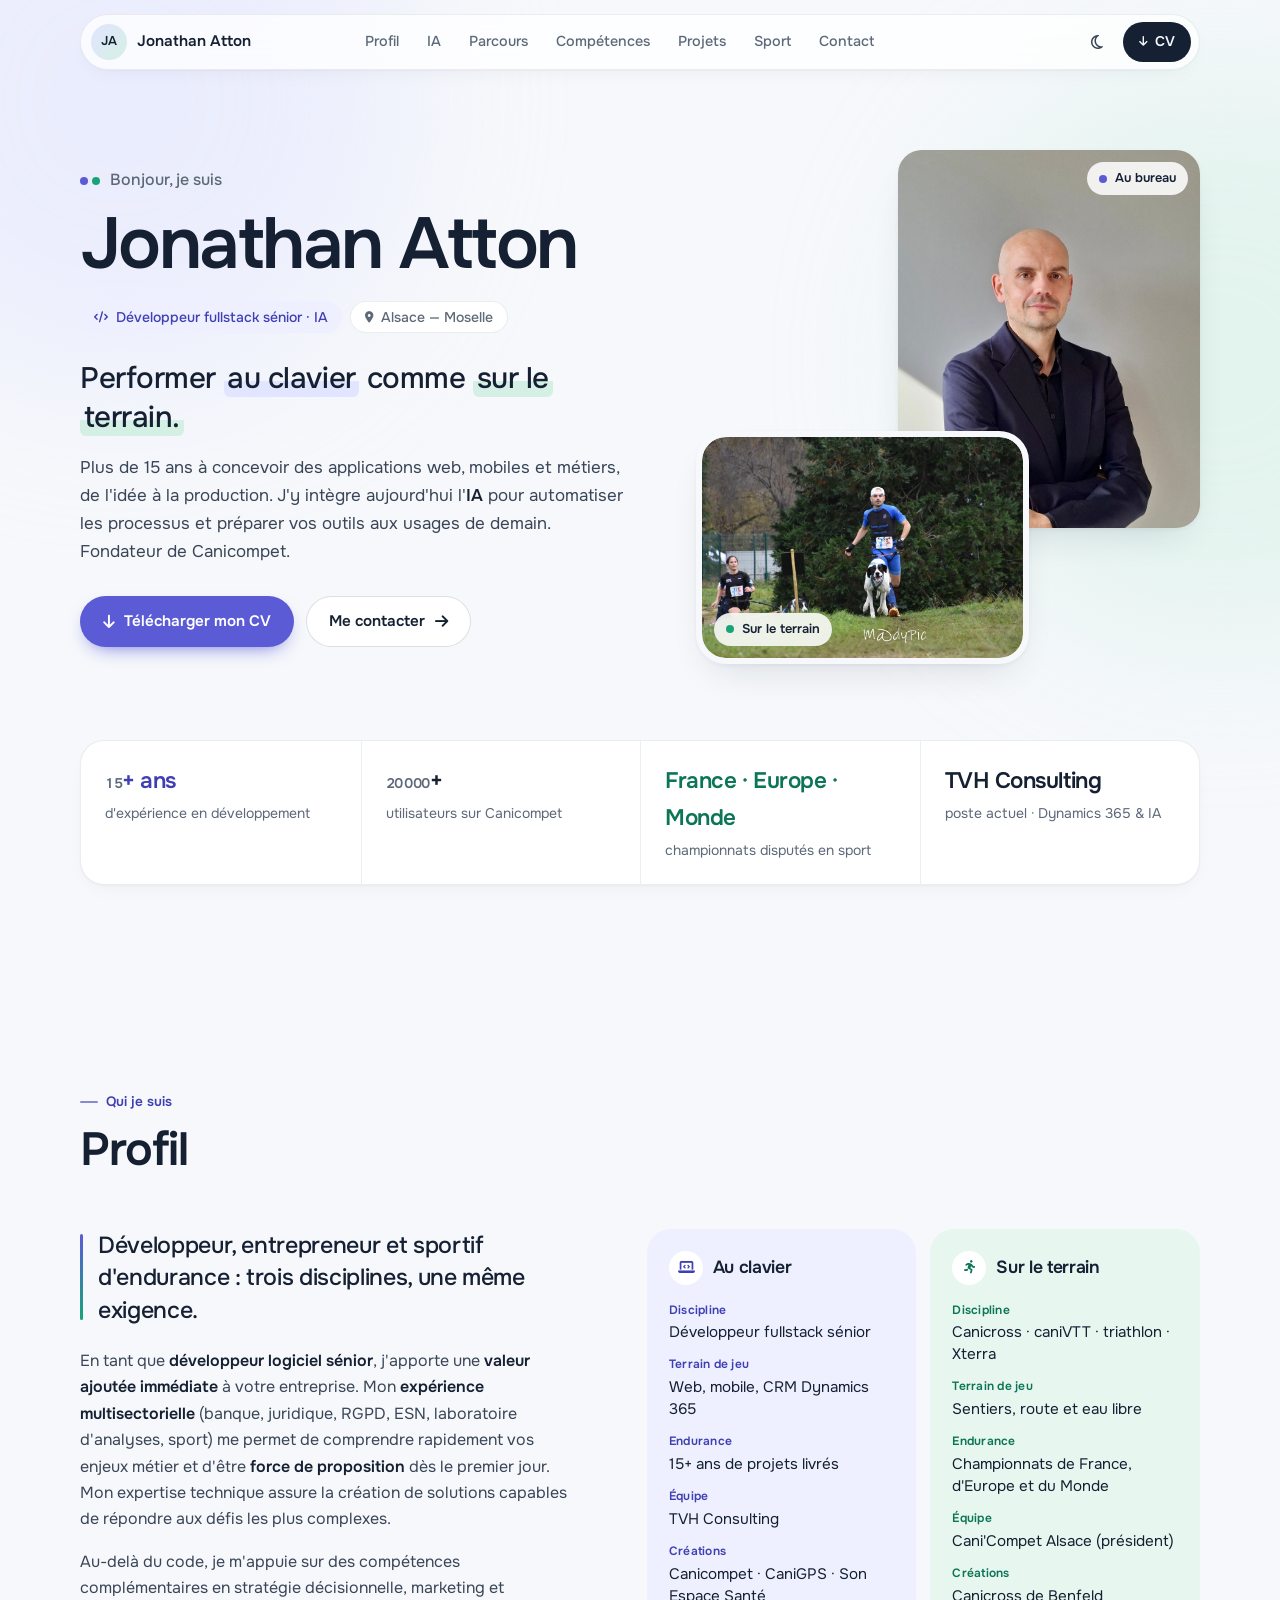
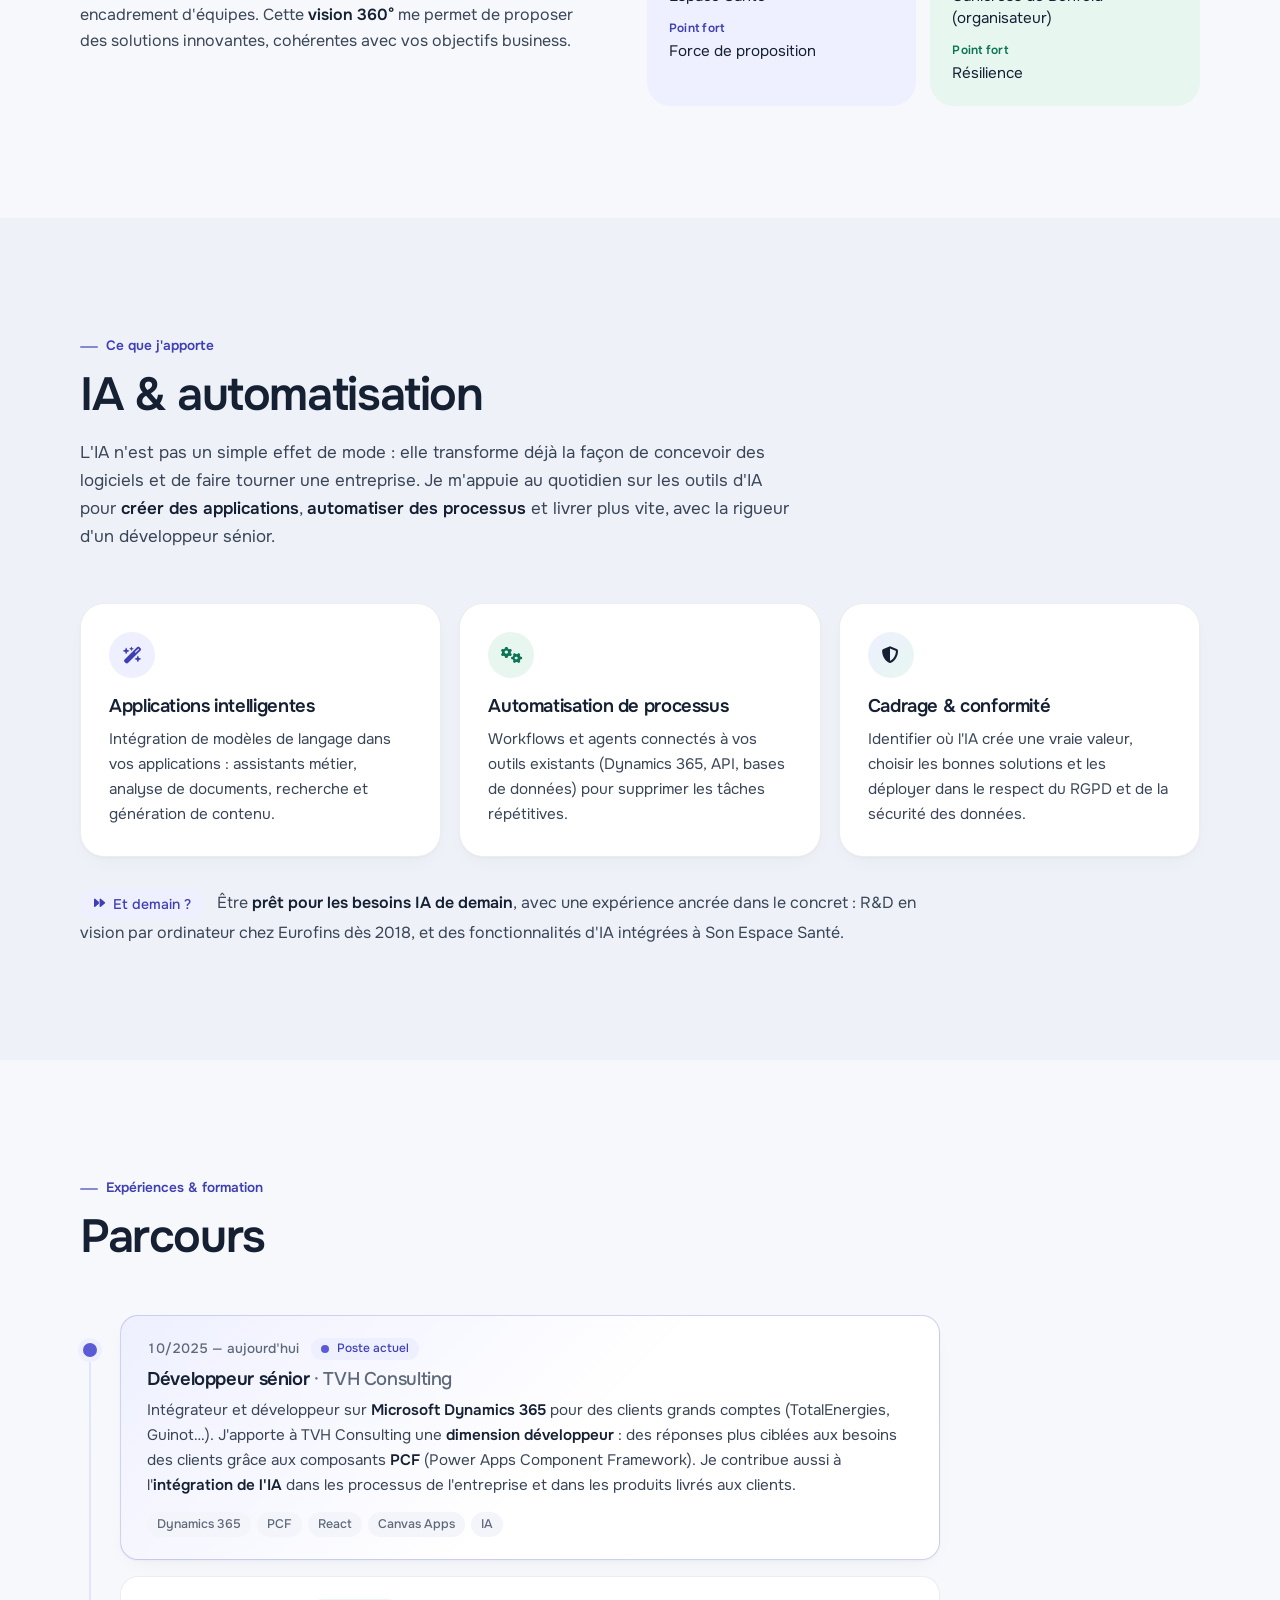
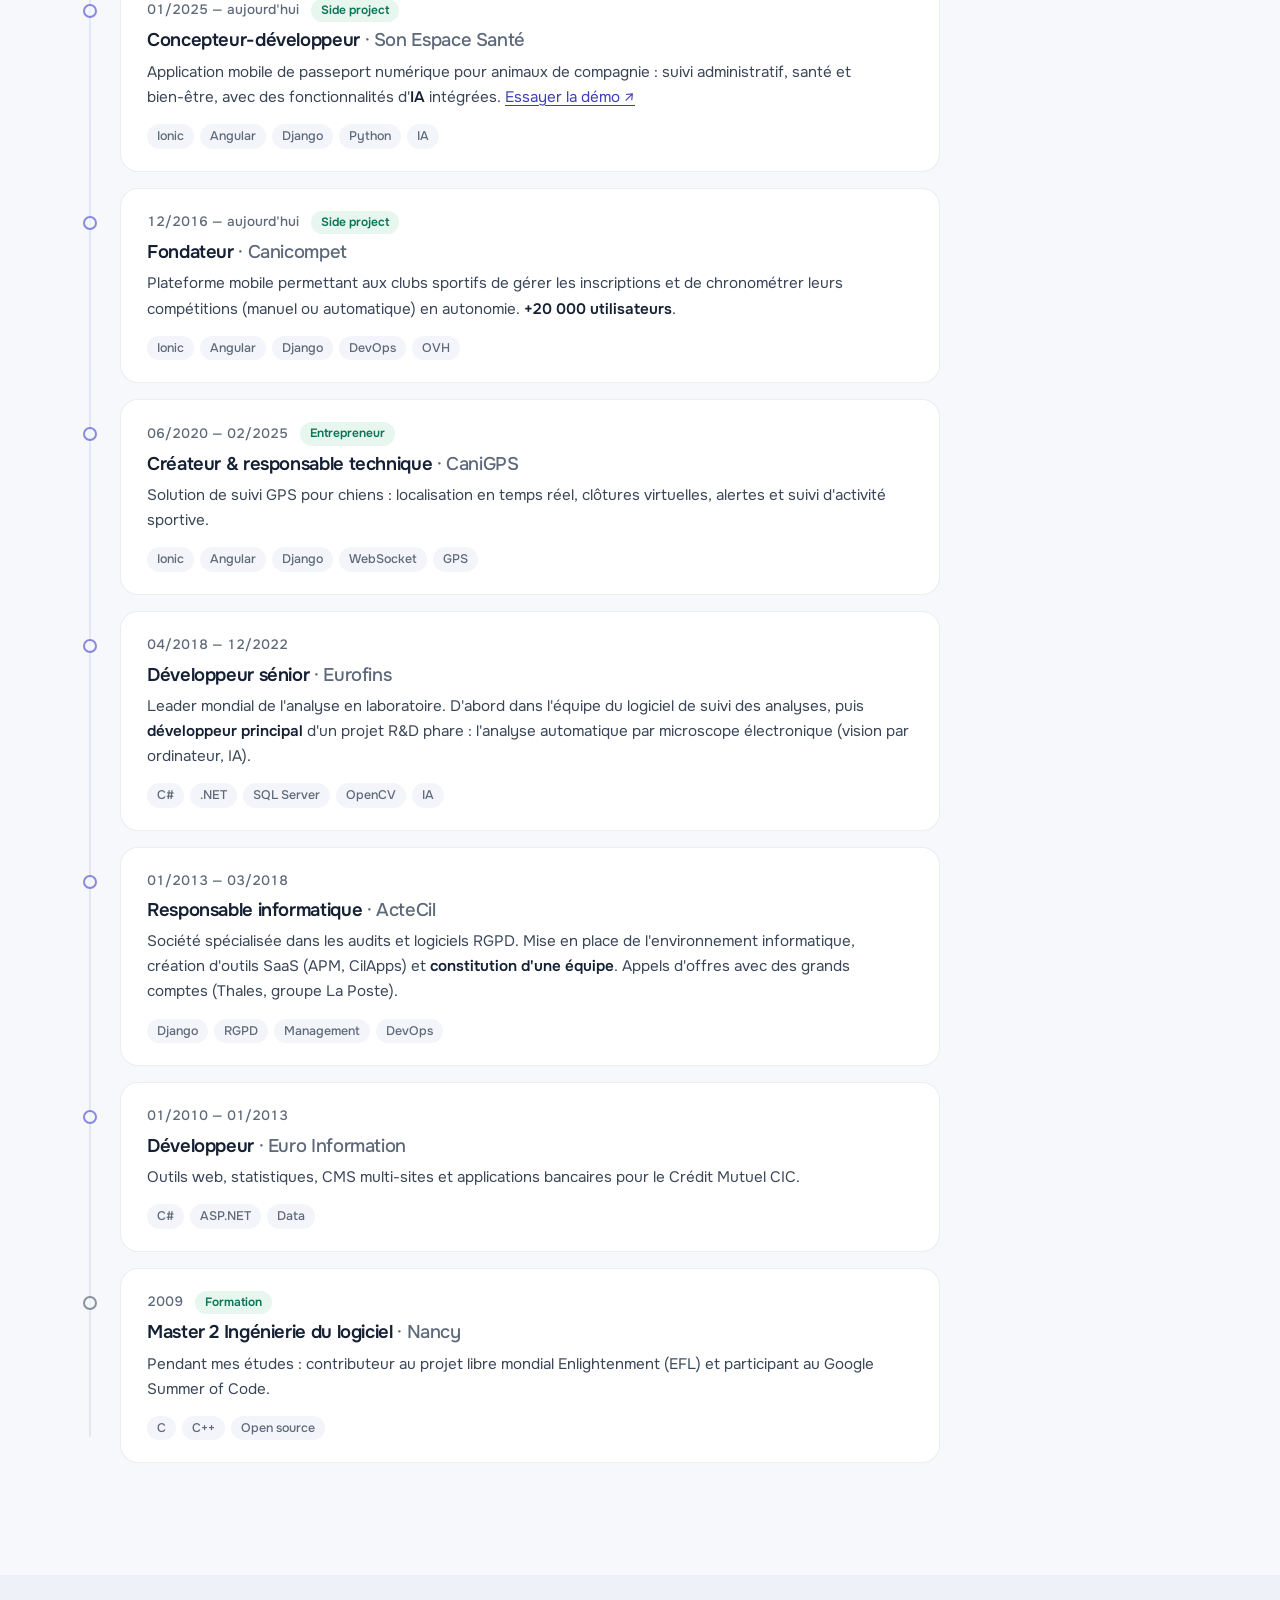
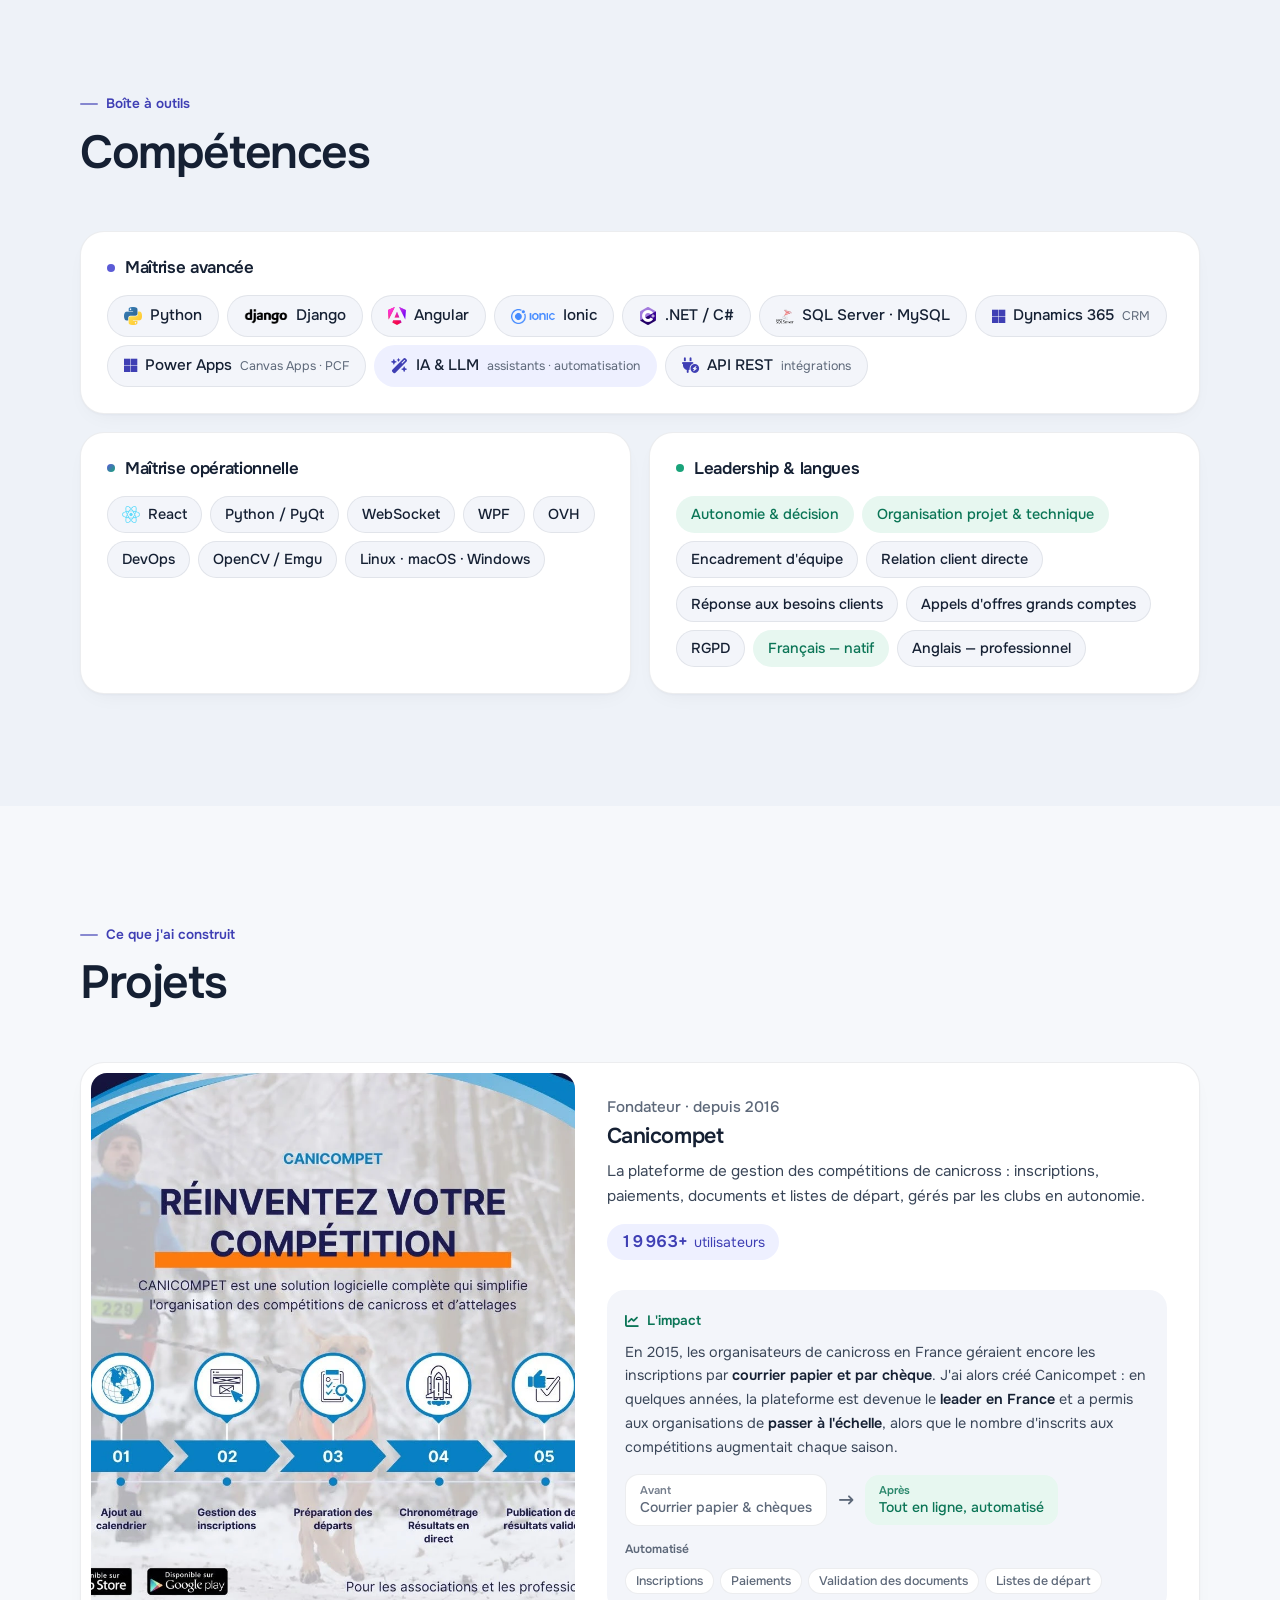
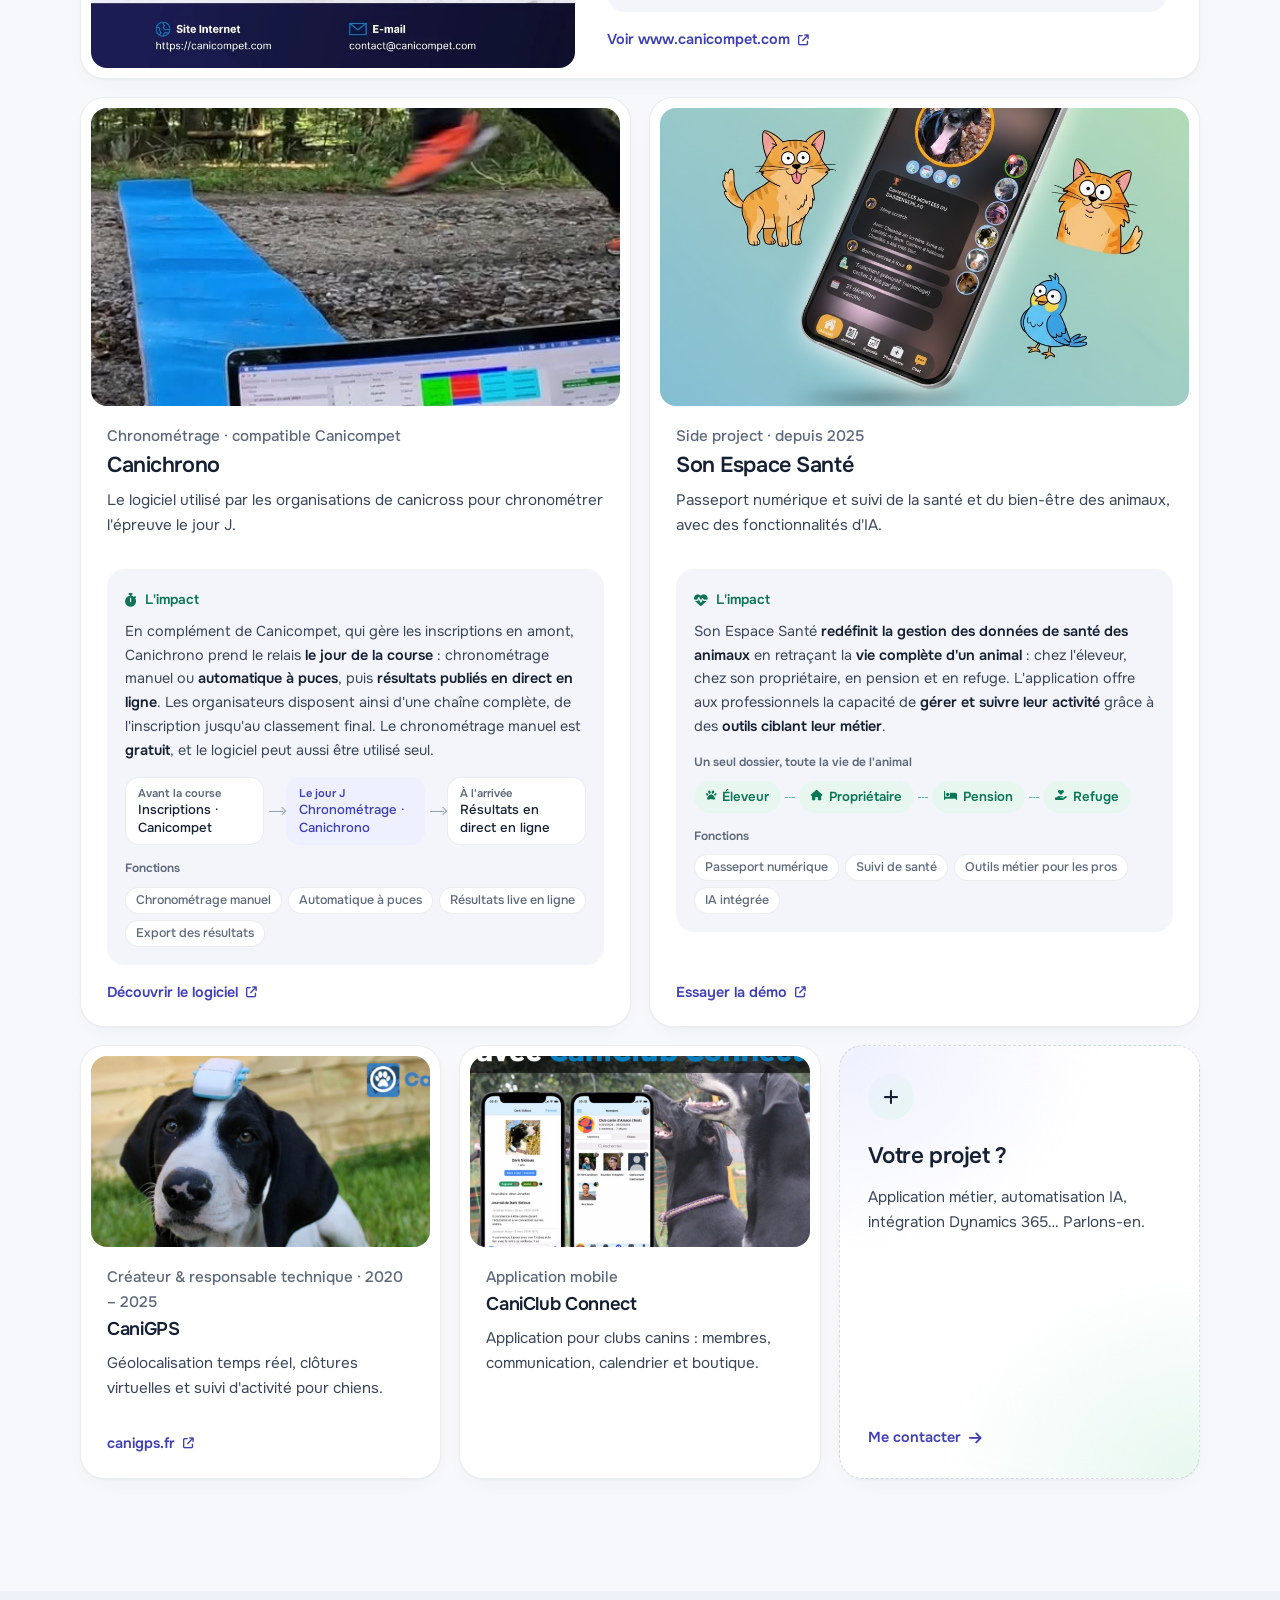
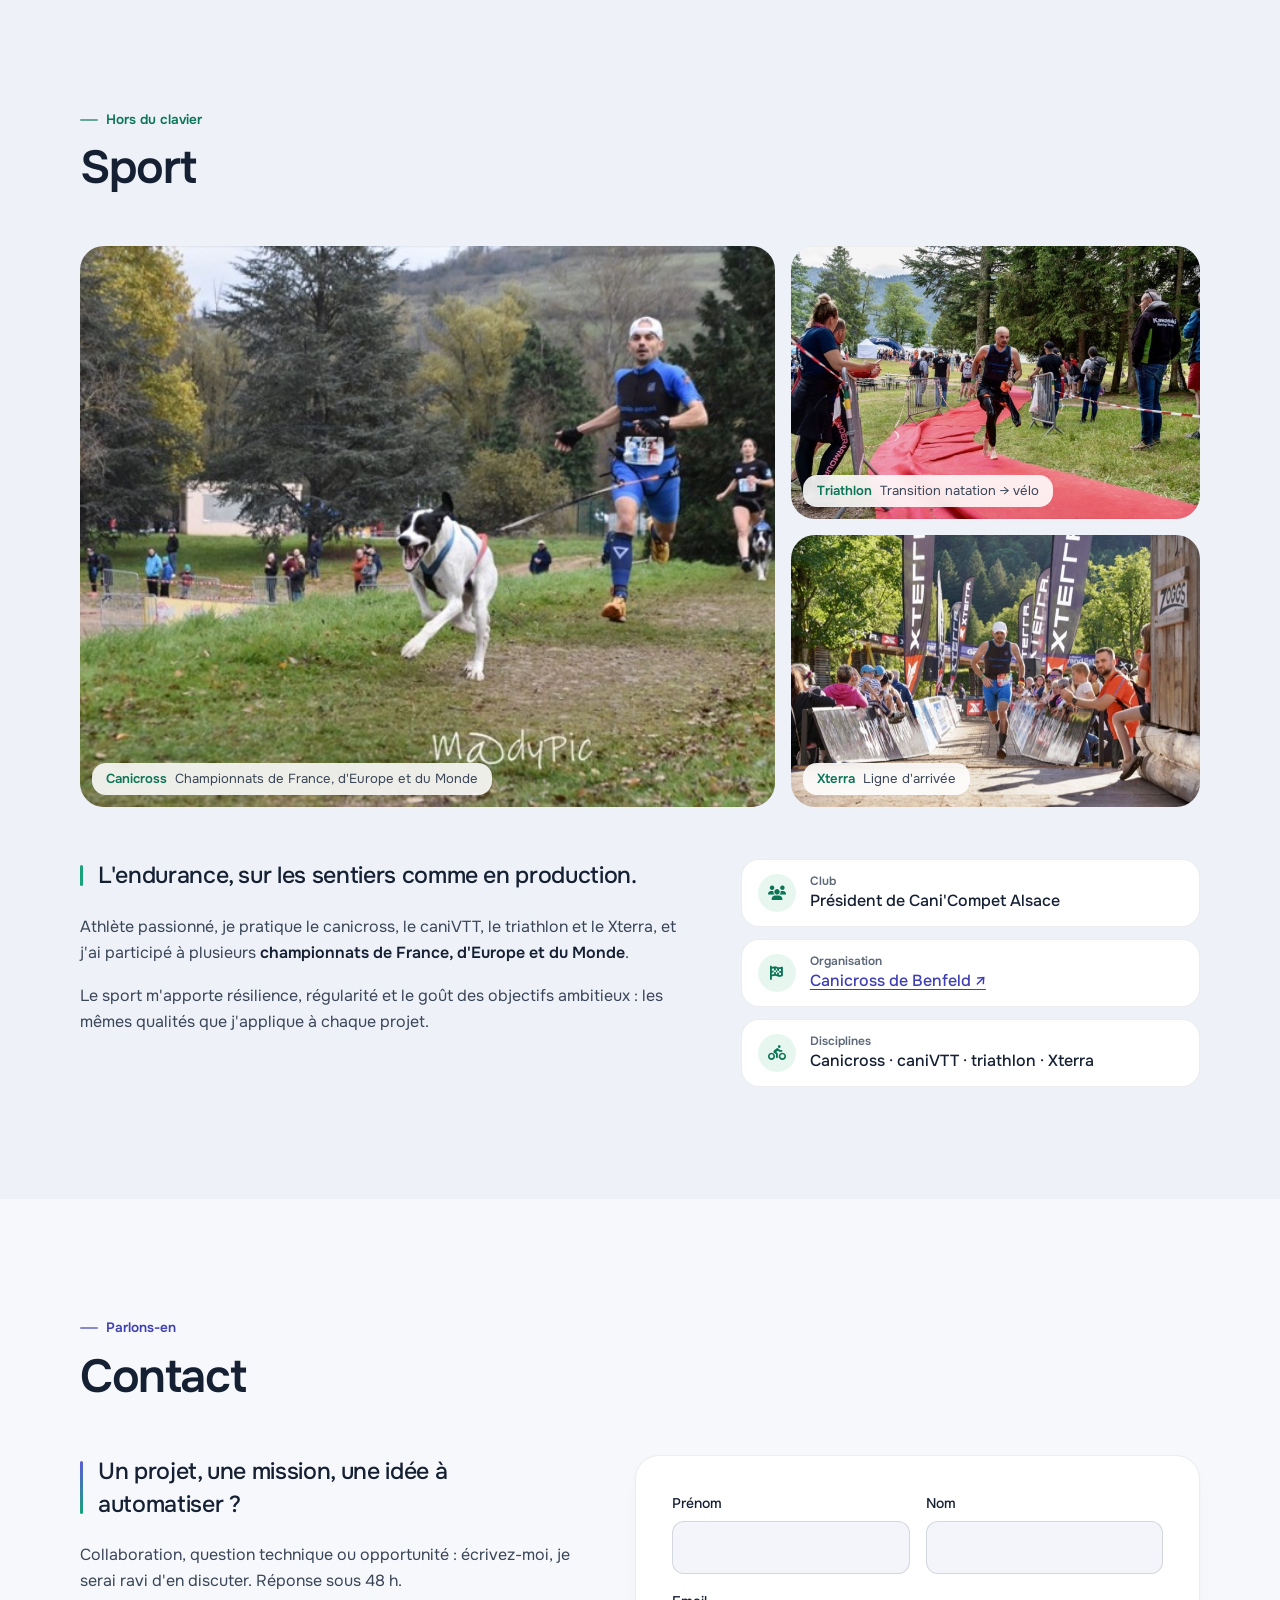
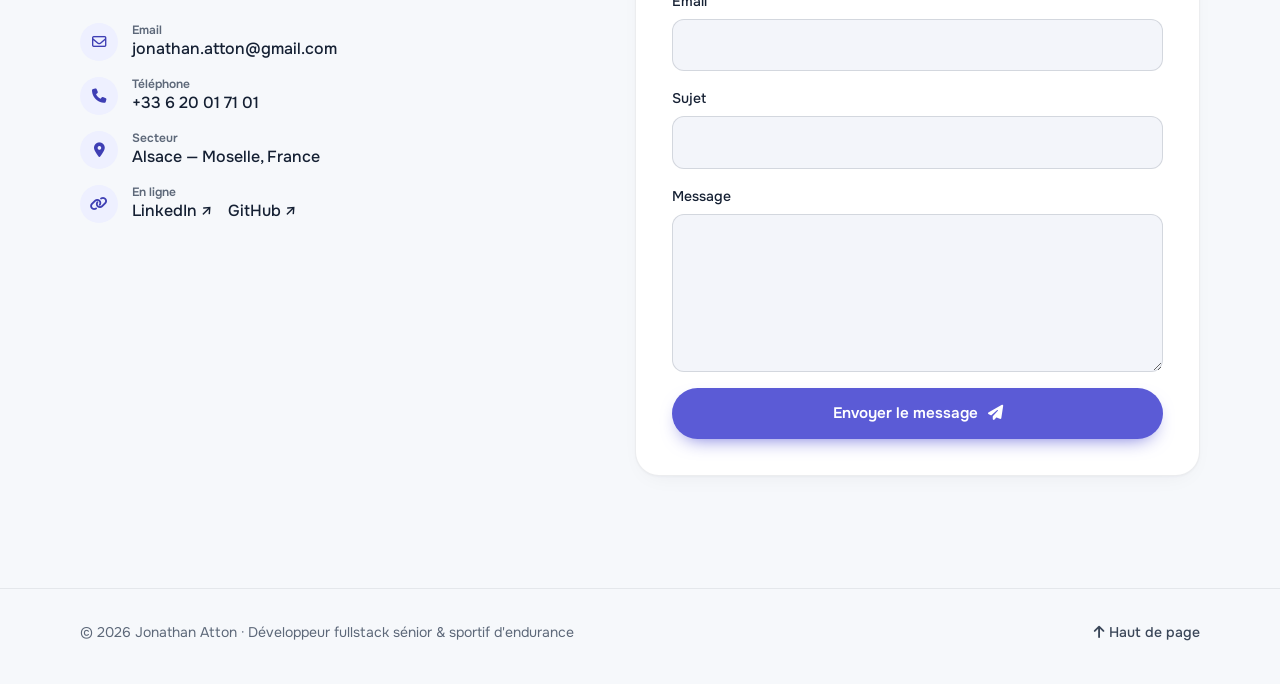
<file: index.html>
<!DOCTYPE html>
<!-- Version F — « Air »
     Version claire, aérée et conviviale : bento léger, deux accents doux
     (indigo = clavier, vert = terrain), typographie Onest. -->
<html lang="fr">

<head>
    <meta charset="UTF-8">
    <meta name="viewport" content="width=device-width, initial-scale=1.0, viewport-fit=cover">
    <title>Jonathan Atton — Développeur fullstack sénior & sportif d'endurance</title>
    <meta name="description" content="Développeur fullstack sénior (15+ ans), sportif d'endurance. Python/Django, Angular/Ionic, React, .NET, Microsoft Dynamics 365, IA & automatisation de processus. Fondateur de Canicompet.">
    <meta name="author" content="Jonathan Atton">
    <meta name="theme-color" content="#f6f8fb">

    <!-- Open Graph -->
    <meta property="og:type" content="profile">
    <meta property="og:title" content="Jonathan Atton — Développeur fullstack sénior">
    <meta property="og:description" content="Performer au clavier comme sur le terrain. Fullstack Python/Django, Angular, React, Dynamics 365 — IA & automatisation de processus. Fondateur de Canicompet.">
    <meta property="og:url" content="https://jonathan-atton.com/">
    <meta property="og:image" content="https://jonathan-atton.com/images/jonathan-atton-portrait-hd.jpg">
    <meta property="og:site_name" content="Jonathan Atton">
    <meta property="og:locale" content="fr_FR">

    <!-- Twitter Card -->
    <meta name="twitter:card" content="summary_large_image">
    <meta name="twitter:title" content="Jonathan Atton — Développeur fullstack sénior">
    <meta name="twitter:description" content="Performer au clavier comme sur le terrain. Fullstack, IA & automatisation, sportif d'endurance.">
    <meta name="twitter:image" content="https://jonathan-atton.com/images/jonathan-atton-portrait-hd.jpg">

    <link rel="canonical" href="https://jonathan-atton.com/">
    <link rel="icon" href="favicon.svg" type="image/svg+xml">

    <script>
        (function () {
            var d = document.documentElement;
            d.classList.add('js');
            var t = null;
            try { t = localStorage.getItem('theme-f'); } catch (e) { }
            d.setAttribute('data-theme', t === 'dark' ? 'dark' : 'light');
        })();
    </script>

    <link rel="preconnect" href="https://fonts.googleapis.com">
    <link rel="preconnect" href="https://fonts.gstatic.com" crossorigin>
    <link href="https://fonts.googleapis.com/css2?family=Onest:wght@400;500;600;700&display=swap" rel="stylesheet">
    <link rel="stylesheet" href="https://cdnjs.cloudflare.com/ajax/libs/font-awesome/6.5.1/css/all.min.css">
    <link rel="stylesheet" href="style.css">
    <script type="application/ld+json">
    {
      "@context": "https://schema.org",
      "@type": "Person",
      "name": "Jonathan Atton",
      "jobTitle": "Développeur fullstack sénior",
      "url": "https://jonathan-atton.com/",
      "image": "https://jonathan-atton.com/images/jonathan-atton-portrait-hd.jpg",
      "email": "mailto:jonathan.atton@gmail.com",
      "telephone": "+33620017101",
      "address": { "@type": "PostalAddress", "addressRegion": "Alsace - Moselle", "addressCountry": "FR" },
      "sameAs": [
        "https://www.linkedin.com/in/jonathan-atton-4286495b/",
        "https://github.com/Watchwolf"
      ],
      "alumniOf": { "@type": "CollegeOrUniversity", "name": "Université de Nancy — Master 2 Ingénierie du logiciel" },
      "worksFor": { "@type": "Organization", "name": "TVH Consulting" },
      "knowsAbout": [
        "Python", "Django", "Angular", "Ionic", "React", "C#", ".NET", "SQL",
        "Microsoft Dynamics 365", "Power Apps", "WebSocket",
        "Intelligence artificielle", "Automatisation de processus", "Intégration de LLM",
        "RGPD", "Organisation de projet et technique", "Relation client", "Encadrement d'équipe", "Canicross", "Triathlon"
      ]
    }
    </script>
</head>

<body>
    <a class="skip-link" href="#main">Aller au contenu</a>

    <!-- ================= NAV ================= -->
    <header class="topbar">
        <div class="nav-pill">
            <a href="#top" class="brand" aria-label="Jonathan Atton — haut de page">
                <span class="brand-mark" aria-hidden="true">JA</span>
                <span class="brand-name">Jonathan Atton</span>
            </a>

            <nav class="nav-links" id="navLinks" aria-label="Navigation principale">
                <a href="#profil" data-nav="profil">Profil</a>
                <a href="#ia" data-nav="ia">IA</a>
                <a href="#parcours" data-nav="parcours">Parcours</a>
                <a href="#competences" data-nav="competences">Compétences</a>
                <a href="#projets" data-nav="projets">Projets</a>
                <a href="#sport" data-nav="sport">Sport</a>
                <a href="#contact" data-nav="contact">Contact</a>
            </nav>

            <div class="nav-tools">
                <button type="button" class="icon-btn theme-btn" aria-label="Activer le thème sombre">
                    <i class="fa-regular fa-moon" aria-hidden="true"></i>
                    <i class="fa-regular fa-sun" aria-hidden="true"></i>
                </button>
                <a class="nav-cv" href="Jonathan-Atton-CV.pdf" download><i class="fa-solid fa-arrow-down" aria-hidden="true"></i><span>CV</span></a>
                <button type="button" class="icon-btn menu-btn" aria-expanded="false" aria-controls="navLinks" aria-label="Ouvrir le menu">
                    <i class="fa-solid fa-bars" aria-hidden="true"></i>
                    <i class="fa-solid fa-xmark" aria-hidden="true"></i>
                </button>
            </div>
        </div>
    </header>

    <main id="main">

        <!-- ================= HERO ================= -->
        <section id="top" class="hero">
            <div class="wrap hero-grid">
                <div class="hero-text">
                    <p class="hello reveal"><span class="hello-dots" aria-hidden="true"><i class="dot dot-dev"></i><i class="dot dot-sport"></i></span>Bonjour, je suis</p>
                    <h1 class="hero-name reveal" style="--d:1">Jonathan Atton</h1>
                    <p class="hero-role reveal" style="--d:2">
                        <span class="pill pill-dev"><i class="fa-solid fa-code" aria-hidden="true"></i>Développeur fullstack sénior · IA</span>
                        <span class="pill pill-soft"><i class="fa-solid fa-location-dot" aria-hidden="true"></i>Alsace — Moselle</span>
                    </p>
                    <p class="hero-tagline reveal" style="--d:3">Performer <span class="hl-dev">au clavier</span> comme <span class="hl-sport">sur le terrain.</span></p>
                    <p class="hero-lead reveal" style="--d:4">Plus de 15 ans à concevoir des applications web, mobiles et métiers, de l'idée à la production. J'y intègre aujourd'hui l'<strong>IA</strong> pour automatiser les processus et préparer vos outils aux usages de demain. Fondateur de Canicompet.</p>
                    <div class="hero-actions reveal" style="--d:5">
                        <a class="btn btn-primary" href="Jonathan-Atton-CV.pdf" download><i class="fa-solid fa-arrow-down" aria-hidden="true"></i> Télécharger mon CV</a>
                        <a class="btn btn-light" href="#contact">Me contacter <i class="fa-solid fa-arrow-right" aria-hidden="true"></i></a>
                    </div>
                </div>

                <div class="hero-photos reveal" style="--d:2">
                    <figure class="photo photo-office">
                        <img src="images/jonathan-atton-portrait-hd.jpg" alt="Jonathan Atton en tenue de bureau" width="819" height="960">
                        <figcaption class="photo-tag"><i class="dot dot-dev" aria-hidden="true"></i>Au bureau</figcaption>
                    </figure>
                    <figure class="photo photo-field">
                        <img src="images/canicross-hd.jpg" alt="Jonathan Atton en course de canicross avec son chien" width="1086" height="724">
                        <figcaption class="photo-tag"><i class="dot dot-sport" aria-hidden="true"></i>Sur le terrain</figcaption>
                    </figure>
                </div>
            </div>

            <div class="wrap">
                <ul class="figures reveal" aria-label="Chiffres clés">
                    <li><b><span data-count="15">15</span>+ ans</b><span>d'expérience en développement</span></li>
                    <li><b><span data-count="20000">20 000</span>+</b><span>utilisateurs sur Canicompet</span></li>
                    <li><b>France · Europe · Monde</b><span>championnats disputés en sport</span></li>
                    <li><b>TVH Consulting</b><span>poste actuel · Dynamics 365 &amp; IA</span></li>
                </ul>
            </div>
        </section>

        <!-- ================= PROFIL ================= -->
        <section id="profil" class="section">
            <div class="wrap">
                <header class="sec-head reveal">
                    <p class="eyebrow">Qui je suis</p>
                    <h2>Profil</h2>
                </header>

                <div class="profile-grid">
                    <div class="profile-text reveal">
                        <p class="quote">Développeur, entrepreneur et sportif d'endurance : trois disciplines, une même exigence.</p>
                        <p>En tant que <strong>développeur logiciel sénior</strong>, j'apporte une <strong>valeur ajoutée immédiate</strong> à votre entreprise. Mon <strong>expérience multisectorielle</strong> (banque, juridique, RGPD, ESN, laboratoire d'analyses, sport) me permet de comprendre rapidement vos enjeux métier et d'être <strong>force de proposition</strong> dès le premier jour. Mon expertise technique assure la création de solutions capables de répondre aux défis les plus complexes.</p>
                        <p>Au-delà du code, je m'appuie sur des compétences complémentaires en stratégie décisionnelle, marketing et encadrement d'équipes. Cette <strong>vision 360°</strong> me permet de proposer des solutions innovantes, cohérentes avec vos objectifs business.</p>
                    </div>

                    <div class="duo reveal" style="--d:1">
                        <div class="duo-col duo-dev">
                            <h3><span class="duo-icon" aria-hidden="true"><i class="fa-solid fa-laptop-code"></i></span>Au clavier</h3>
                            <dl>
                                <div><dt>Discipline</dt><dd>Développeur fullstack sénior</dd></div>
                                <div><dt>Terrain de jeu</dt><dd>Web, mobile, CRM Dynamics 365</dd></div>
                                <div><dt>Endurance</dt><dd>15+ ans de projets livrés</dd></div>
                                <div><dt>Équipe</dt><dd>TVH Consulting</dd></div>
                                <div><dt>Créations</dt><dd>Canicompet · CaniGPS · Son Espace Santé</dd></div>
                                <div><dt>Point fort</dt><dd>Force de proposition</dd></div>
                            </dl>
                        </div>
                        <div class="duo-col duo-sport">
                            <h3><span class="duo-icon" aria-hidden="true"><i class="fa-solid fa-person-running"></i></span>Sur le terrain</h3>
                            <dl>
                                <div><dt>Discipline</dt><dd>Canicross · caniVTT · triathlon · Xterra</dd></div>
                                <div><dt>Terrain de jeu</dt><dd>Sentiers, route et eau libre</dd></div>
                                <div><dt>Endurance</dt><dd>Championnats de France, d'Europe et du Monde</dd></div>
                                <div><dt>Équipe</dt><dd>Cani'Compet Alsace (président)</dd></div>
                                <div><dt>Créations</dt><dd>Canicross de Benfeld (organisateur)</dd></div>
                                <div><dt>Point fort</dt><dd>Résilience</dd></div>
                            </dl>
                        </div>
                    </div>
                </div>
            </div>
        </section>

        <!-- ================= IA ================= -->
        <section id="ia" class="section section-tint">
            <div class="wrap">
                <header class="sec-head reveal">
                    <p class="eyebrow">Ce que j'apporte</p>
                    <h2>IA &amp; automatisation</h2>
                    <p class="sec-lead">L'IA n'est pas un simple effet de mode : elle transforme déjà la façon de concevoir des logiciels et de faire tourner une entreprise. Je m'appuie au quotidien sur les outils d'IA pour <strong>créer des applications</strong>, <strong>automatiser des processus</strong> et livrer plus vite, avec la rigueur d'un développeur sénior.</p>
                </header>

                <ul class="ai-grid">
                    <li class="card ai-card reveal">
                        <span class="soft-icon" aria-hidden="true"><i class="fa-solid fa-wand-magic-sparkles"></i></span>
                        <h3>Applications intelligentes</h3>
                        <p>Intégration de modèles de langage dans vos applications : assistants métier, analyse de documents, recherche et génération de contenu.</p>
                    </li>
                    <li class="card ai-card reveal" style="--d:1">
                        <span class="soft-icon soft-icon-sport" aria-hidden="true"><i class="fa-solid fa-gears"></i></span>
                        <h3>Automatisation de processus</h3>
                        <p>Workflows et agents connectés à vos outils existants (Dynamics 365, API, bases de données) pour supprimer les tâches répétitives.</p>
                    </li>
                    <li class="card ai-card reveal" style="--d:2">
                        <span class="soft-icon soft-icon-mix" aria-hidden="true"><i class="fa-solid fa-shield-halved"></i></span>
                        <h3>Cadrage &amp; conformité</h3>
                        <p>Identifier où l'IA crée une vraie valeur, choisir les bonnes solutions et les déployer dans le respect du RGPD et de la sécurité des données.</p>
                    </li>
                </ul>

                <p class="ai-next reveal"><span class="pill pill-dev"><i class="fa-solid fa-forward" aria-hidden="true"></i>Et demain&nbsp;?</span> Être <strong>prêt pour les besoins IA de demain</strong>, avec une expérience ancrée dans le concret : R&amp;D en vision par ordinateur chez Eurofins dès 2018, et des fonctionnalités d'IA intégrées à Son Espace Santé.</p>
            </div>
        </section>

        <!-- ================= PARCOURS ================= -->
        <section id="parcours" class="section">
            <div class="wrap">
                <header class="sec-head reveal">
                    <p class="eyebrow">Expériences &amp; formation</p>
                    <h2>Parcours</h2>
                </header>

                <ol class="timeline">
                    <li class="tl-item is-current reveal">
                        <div class="tl-card">
                            <div class="tl-top">
                                <span class="tl-date">10/2025 — aujourd'hui</span>
                                <span class="pill pill-dev pill-sm"><i class="dot dot-dev" aria-hidden="true"></i>Poste actuel</span>
                            </div>
                            <h3>Développeur sénior <span>TVH Consulting</span></h3>
                            <p>Intégrateur et développeur sur <strong>Microsoft Dynamics 365</strong> pour des clients grands comptes (TotalEnergies, Guinot…). J'apporte à TVH Consulting une <strong>dimension développeur</strong> : des réponses plus ciblées aux besoins des clients grâce aux composants <strong>PCF</strong> (Power Apps Component Framework). Je contribue aussi à l'<strong>intégration de l'IA</strong> dans les processus de l'entreprise et dans les produits livrés aux clients.</p>
                            <ul class="tags"><li>Dynamics 365</li><li>PCF</li><li>React</li><li>Canvas Apps</li><li>IA</li></ul>
                        </div>
                    </li>
                    <li class="tl-item reveal">
                        <div class="tl-card">
                            <div class="tl-top"><span class="tl-date">01/2025 — aujourd'hui</span><span class="tl-kind">Side project</span></div>
                            <h3>Concepteur-développeur <span>Son Espace Santé</span></h3>
                            <p>Application mobile de passeport numérique pour animaux de compagnie : suivi administratif, santé et bien-être, avec des fonctionnalités d'<strong>IA</strong> intégrées. <a href="https://apps.sonespacesante.com/login?demo=1" target="_blank" rel="noopener noreferrer">Essayer la démo ↗</a></p>
                            <ul class="tags"><li>Ionic</li><li>Angular</li><li>Django</li><li>Python</li><li>IA</li></ul>
                        </div>
                    </li>
                    <li class="tl-item reveal">
                        <div class="tl-card">
                            <div class="tl-top"><span class="tl-date">12/2016 — aujourd'hui</span><span class="tl-kind">Side project</span></div>
                            <h3>Fondateur <span>Canicompet</span></h3>
                            <p>Plateforme mobile permettant aux clubs sportifs de gérer les inscriptions et de chronométrer leurs compétitions (manuel ou automatique) en autonomie. <strong>+20 000 utilisateurs</strong>.</p>
                            <ul class="tags"><li>Ionic</li><li>Angular</li><li>Django</li><li>DevOps</li><li>OVH</li></ul>
                        </div>
                    </li>
                    <li class="tl-item reveal">
                        <div class="tl-card">
                            <div class="tl-top"><span class="tl-date">06/2020 — 02/2025</span><span class="tl-kind">Entrepreneur</span></div>
                            <h3>Créateur &amp; responsable technique <span>CaniGPS</span></h3>
                            <p>Solution de suivi GPS pour chiens : localisation en temps réel, clôtures virtuelles, alertes et suivi d'activité sportive.</p>
                            <ul class="tags"><li>Ionic</li><li>Angular</li><li>Django</li><li>WebSocket</li><li>GPS</li></ul>
                        </div>
                    </li>
                    <li class="tl-item reveal">
                        <div class="tl-card">
                            <div class="tl-top"><span class="tl-date">04/2018 — 12/2022</span></div>
                            <h3>Développeur sénior <span>Eurofins</span></h3>
                            <p>Leader mondial de l'analyse en laboratoire. D'abord dans l'équipe du logiciel de suivi des analyses, puis <strong>développeur principal</strong> d'un projet R&amp;D phare : l'analyse automatique par microscope électronique (vision par ordinateur, IA).</p>
                            <ul class="tags"><li>C#</li><li>.NET</li><li>SQL Server</li><li>OpenCV</li><li>IA</li></ul>
                        </div>
                    </li>
                    <li class="tl-item reveal">
                        <div class="tl-card">
                            <div class="tl-top"><span class="tl-date">01/2013 — 03/2018</span></div>
                            <h3>Responsable informatique <span>ActeCil</span></h3>
                            <p>Société spécialisée dans les audits et logiciels RGPD. Mise en place de l'environnement informatique, création d'outils SaaS (APM, CilApps) et <strong>constitution d'une équipe</strong>. Appels d'offres avec des grands comptes (Thales, groupe La Poste).</p>
                            <ul class="tags"><li>Django</li><li>RGPD</li><li>Management</li><li>DevOps</li></ul>
                        </div>
                    </li>
                    <li class="tl-item reveal">
                        <div class="tl-card">
                            <div class="tl-top"><span class="tl-date">01/2010 — 01/2013</span></div>
                            <h3>Développeur <span>Euro Information</span></h3>
                            <p>Outils web, statistiques, CMS multi-sites et applications bancaires pour le Crédit Mutuel CIC.</p>
                            <ul class="tags"><li>C#</li><li>ASP.NET</li><li>Data</li></ul>
                        </div>
                    </li>
                    <li class="tl-item is-school reveal">
                        <div class="tl-card">
                            <div class="tl-top"><span class="tl-date">2009</span><span class="tl-kind">Formation</span></div>
                            <h3>Master 2 Ingénierie du logiciel <span>Nancy</span></h3>
                            <p>Pendant mes études : contributeur au projet libre mondial Enlightenment (EFL) et participant au Google Summer of Code.</p>
                            <ul class="tags"><li>C</li><li>C++</li><li>Open source</li></ul>
                        </div>
                    </li>
                </ol>
            </div>
        </section>

        <!-- ================= COMPÉTENCES ================= -->
        <section id="competences" class="section section-tint">
            <div class="wrap">
                <header class="sec-head reveal">
                    <p class="eyebrow">Boîte à outils</p>
                    <h2>Compétences</h2>
                </header>

                <div class="skills">
                    <div class="card skill-group skill-main reveal">
                        <h3><i class="dot dot-dev" aria-hidden="true"></i>Maîtrise avancée</h3>
                        <ul class="skill-cloud">
                            <li><img src="images/python.png" alt="" loading="lazy">Python</li>
                            <li><img src="images/django.png" alt="" loading="lazy" class="logo-wide">Django</li>
                            <li><img src="images/angular.svg" alt="" loading="lazy">Angular</li>
                            <li><img src="images/ionic.png" alt="" loading="lazy" class="logo-wide">Ionic</li>
                            <li><img src="images/csharp.png" alt="" loading="lazy">.NET / C#</li>
                            <li><img src="images/Microsoft_SQL_server_logo.png" alt="" loading="lazy">SQL Server · MySQL</li>
                            <li><i class="fa-brands fa-microsoft" aria-hidden="true"></i>Dynamics 365 <small>CRM</small></li>
                            <li><i class="fa-brands fa-microsoft" aria-hidden="true"></i>Power Apps <small>Canvas Apps · PCF</small></li>
                            <li class="is-ai"><i class="fa-solid fa-wand-magic-sparkles" aria-hidden="true"></i>IA &amp; LLM <small>assistants · automatisation</small></li>
                            <li><i class="fa-solid fa-plug-circle-bolt" aria-hidden="true"></i>API REST <small>intégrations</small></li>
                        </ul>
                    </div>
                    <div class="card skill-group reveal" style="--d:1">
                        <h3><i class="dot dot-mid" aria-hidden="true"></i>Maîtrise opérationnelle</h3>
                        <ul class="skill-cloud">
                            <li><img src="images/react.png" alt="" loading="lazy">React</li>
                            <li>Python / PyQt</li>
                            <li>WebSocket</li>
                            <li>WPF</li>
                            <li>OVH</li>
                            <li>DevOps</li>
                            <li>OpenCV / Emgu</li>
                            <li>Linux · macOS · Windows</li>
                        </ul>
                    </div>
                    <div class="card skill-group reveal" style="--d:2">
                        <h3><i class="dot dot-sport" aria-hidden="true"></i>Leadership &amp; langues</h3>
                        <ul class="skill-cloud skill-cloud-sport">
                            <li class="is-strong">Autonomie &amp; décision</li>
                            <li class="is-strong">Organisation projet &amp; technique</li>
                            <li>Encadrement d'équipe</li>
                            <li>Relation client directe</li>
                            <li>Réponse aux besoins clients</li>
                            <li>Appels d'offres grands comptes</li>
                            <li>RGPD</li>
                            <li class="is-strong">Français — natif</li>
                            <li>Anglais — professionnel</li>
                        </ul>
                    </div>
                </div>
            </div>
        </section>

        <!-- ================= PROJETS ================= -->
        <section id="projets" class="section">
            <div class="wrap">
                <header class="sec-head reveal">
                    <p class="eyebrow">Ce que j'ai construit</p>
                    <h2>Projets</h2>
                </header>

                <div class="bento">
                    <!-- Canicompet -->
                    <article class="card project project-wide reveal">
                        <div class="project-media"><img src="images/canicompet-affiche.webp" alt="Affiche de Canicompet, plateforme de compétitions de canicross" loading="lazy" style="object-position:50% 22%"></div>
                        <div class="project-body">
                            <p class="project-meta">Fondateur · depuis 2016</p>
                            <h3>Canicompet</h3>
                            <p>La plateforme de gestion des compétitions de canicross : inscriptions, paiements, documents et listes de départ, gérés par les clubs en autonomie.</p>
                            <p class="project-stat"><b><span data-count="20000">20 000</span>+</b> utilisateurs</p>

                            <div class="impact">
                                <p class="impact-title"><i class="fa-solid fa-chart-line" aria-hidden="true"></i>L'impact</p>
                                <p>En 2015, les organisateurs de canicross en France géraient encore les inscriptions par <b>courrier papier et par chèque</b>. J'ai alors créé Canicompet : en quelques années, la plateforme est devenue le <b>leader en France</b> et a permis aux organisations de <b>passer à l'échelle</b>, alors que le nombre d'inscrits aux compétitions augmentait chaque saison.</p>
                                <div class="shift">
                                    <span class="shift-step shift-before"><small>Avant</small>Courrier papier &amp; chèques</span>
                                    <i class="fa-solid fa-arrow-right-long arrow" aria-hidden="true"></i>
                                    <span class="shift-step shift-after"><small>Après</small>Tout en ligne, automatisé</span>
                                </div>
                                <p class="chips-label">Automatisé</p>
                                <ul class="tags"><li>Inscriptions</li><li>Paiements</li><li>Validation des documents</li><li>Listes de départ</li></ul>
                            </div>
                            <a class="project-link" href="https://www.canicompet.com" target="_blank" rel="noopener noreferrer">Voir www.canicompet.com <i class="fa-solid fa-arrow-up-right-from-square" aria-hidden="true"></i></a>
                        </div>
                    </article>

                    <!-- Canichrono -->
                    <article class="card project project-half reveal">
                        <div class="project-media"><img src="images/racesconnect-timing.jpg" alt="Chronométrage d'une course de canicross avec Canichrono" loading="lazy" style="object-position:50% 72%"></div>
                        <div class="project-body">
                            <p class="project-meta">Chronométrage · compatible Canicompet</p>
                            <h3>Canichrono</h3>
                            <p>Le logiciel utilisé par les organisations de canicross pour chronométrer l'épreuve le jour J.</p>
                            <div class="impact">
                                <p class="impact-title"><i class="fa-solid fa-stopwatch" aria-hidden="true"></i>L'impact</p>
                                <p>En complément de Canicompet, qui gère les inscriptions en amont, Canichrono prend le relais <b>le jour de la course</b> : chronométrage manuel ou <b>automatique à puces</b>, puis <b>résultats publiés en direct en ligne</b>. Les organisateurs disposent ainsi d'une chaîne complète, de l'inscription jusqu'au classement final. Le chronométrage manuel est <b>gratuit</b>, et le logiciel peut aussi être utilisé seul.</p>
                                <ol class="flow">
                                    <li><small>Avant la course</small>Inscriptions · Canicompet</li>
                                    <li class="is-current"><small>Le jour J</small>Chronométrage · Canichrono</li>
                                    <li><small>À l'arrivée</small>Résultats en direct en ligne</li>
                                </ol>
                                <p class="chips-label">Fonctions</p>
                                <ul class="tags"><li>Chronométrage manuel</li><li>Automatique à puces</li><li>Résultats live en ligne</li><li>Export des résultats</li></ul>
                            </div>
                            <a class="project-link" href="https://www.canicompet.com/canicompet/2" target="_blank" rel="noopener noreferrer">Découvrir le logiciel <i class="fa-solid fa-arrow-up-right-from-square" aria-hidden="true"></i></a>
                        </div>
                    </article>

                    <!-- Son Espace Santé -->
                    <article class="card project project-half reveal" style="--d:1">
                        <div class="project-media"><img src="images/son-espace-sante.png" alt="Écrans de l'application Son Espace Santé" loading="lazy" style="object-position:0% 50%"></div>
                        <div class="project-body">
                            <p class="project-meta">Side project · depuis 2025</p>
                            <h3>Son Espace Santé</h3>
                            <p>Passeport numérique et suivi de la santé et du bien-être des animaux, avec des fonctionnalités d'IA.</p>
                            <div class="impact">
                                <p class="impact-title"><i class="fa-solid fa-heart-pulse" aria-hidden="true"></i>L'impact</p>
                                <p>Son Espace Santé <b>redéfinit la gestion des données de santé des animaux</b> en retraçant la <b>vie complète d'un animal</b> : chez l'éleveur, chez son propriétaire, en pension et en refuge. L'application offre aux professionnels la capacité de <b>gérer et suivre leur activité</b> grâce à des <b>outils ciblant leur métier</b>.</p>
                                <p class="chips-label">Un seul dossier, toute la vie de l'animal</p>
                                <ol class="journey">
                                    <li><i class="fa-solid fa-paw" aria-hidden="true"></i>Éleveur</li>
                                    <li><i class="fa-solid fa-house" aria-hidden="true"></i>Propriétaire</li>
                                    <li><i class="fa-solid fa-bed" aria-hidden="true"></i>Pension</li>
                                    <li><i class="fa-solid fa-hand-holding-heart" aria-hidden="true"></i>Refuge</li>
                                </ol>
                                <p class="chips-label">Fonctions</p>
                                <ul class="tags"><li>Passeport numérique</li><li>Suivi de santé</li><li>Outils métier pour les pros</li><li>IA intégrée</li></ul>
                            </div>
                            <a class="project-link" href="https://apps.sonespacesante.com/login?demo=1" target="_blank" rel="noopener noreferrer">Essayer la démo <i class="fa-solid fa-arrow-up-right-from-square" aria-hidden="true"></i></a>
                        </div>
                    </article>

                    <!-- CaniGPS -->
                    <article class="card project project-small reveal">
                        <div class="project-media"><img src="images/canigps_apps-1024x299.png" alt="Écrans de l'application CaniGPS" loading="lazy" style="object-position:70% 50%"></div>
                        <div class="project-body">
                            <p class="project-meta">Créateur &amp; responsable technique · 2020 – 2025</p>
                            <h3>CaniGPS</h3>
                            <p>Géolocalisation temps réel, clôtures virtuelles et suivi d'activité pour chiens.</p>
                            <a class="project-link" href="https://canigps.fr" target="_blank" rel="noopener noreferrer">canigps.fr <i class="fa-solid fa-arrow-up-right-from-square" aria-hidden="true"></i></a>
                        </div>
                    </article>

                    <!-- CaniClub Connect -->
                    <article class="card project project-small reveal" style="--d:1">
                        <div class="project-media"><img src="images/caniclub-connect.jpg" alt="Application CaniClub Connect" loading="lazy" style="object-position:50% 70%"></div>
                        <div class="project-body">
                            <p class="project-meta">Application mobile</p>
                            <h3>CaniClub Connect</h3>
                            <p>Application pour clubs canins : membres, communication, calendrier et boutique.</p>
                        </div>
                    </article>

                    <!-- CTA -->
                    <a class="card project-cta reveal" style="--d:2" href="#contact">
                        <span class="soft-icon soft-icon-mix" aria-hidden="true"><i class="fa-solid fa-plus"></i></span>
                        <span class="cta-title">Votre projet&nbsp;?</span>
                        <span class="cta-text">Application métier, automatisation IA, intégration Dynamics 365… Parlons-en.</span>
                        <span class="cta-go">Me contacter <i class="fa-solid fa-arrow-right" aria-hidden="true"></i></span>
                    </a>
                </div>
            </div>
        </section>

        <!-- ================= SPORT ================= -->
        <section id="sport" class="section section-tint section-sport">
            <div class="wrap">
                <header class="sec-head reveal">
                    <p class="eyebrow eyebrow-sport">Hors du clavier</p>
                    <h2>Sport</h2>
                </header>

                <div class="gallery">
                    <figure class="shot shot-main reveal">
                        <img src="images/FCAB2D79-2C3F-43FF-BF05-7690E92FD2E2_1_105_c-1024x683.jpeg" alt="Jonathan Atton en compétition de canicross" loading="lazy" width="1024" height="683">
                        <figcaption><b>Canicross</b> Championnats de France, d'Europe et du Monde</figcaption>
                    </figure>
                    <figure class="shot reveal" style="--d:1">
                        <img src="images/E3CB5563-38F4-49E4-92AA-5CBF122BCEBA_1_105_c-1024x683.jpeg" alt="Jonathan Atton lors de la transition d'un triathlon" loading="lazy" width="1024" height="683">
                        <figcaption><b>Triathlon</b> Transition natation → vélo</figcaption>
                    </figure>
                    <figure class="shot reveal" style="--d:2">
                        <img src="images/DFAD2798-CE25-41A5-9EF6-79DEAA083C6F_1_105_c-1-1024x684.jpeg" alt="Jonathan Atton franchissant l'arrivée d'une course Xterra" loading="lazy" width="1024" height="684">
                        <figcaption><b>Xterra</b> Ligne d'arrivée</figcaption>
                    </figure>
                </div>

                <div class="sport-text">
                    <div class="reveal">
                        <p class="quote quote-sport">L'endurance, sur les sentiers comme en production.</p>
                        <p>Athlète passionné, je pratique le canicross, le caniVTT, le triathlon et le Xterra, et j'ai participé à plusieurs <strong>championnats de France, d'Europe et du Monde</strong>.</p>
                        <p>Le sport m'apporte résilience, régularité et le goût des objectifs ambitieux : les mêmes qualités que j'applique à chaque projet.</p>
                    </div>
                    <ul class="facts reveal" style="--d:1">
                        <li><span class="soft-icon soft-icon-sport soft-icon-sm" aria-hidden="true"><i class="fa-solid fa-users"></i></span><span><small>Club</small>Président de Cani'Compet Alsace</span></li>
                        <li><span class="soft-icon soft-icon-sport soft-icon-sm" aria-hidden="true"><i class="fa-solid fa-flag-checkered"></i></span><span><small>Organisation</small><a href="https://canicrossdebenfeld.canicompet.com/" target="_blank" rel="noopener noreferrer">Canicross de Benfeld ↗</a></span></li>
                        <li><span class="soft-icon soft-icon-sport soft-icon-sm" aria-hidden="true"><i class="fa-solid fa-person-biking"></i></span><span><small>Disciplines</small>Canicross · caniVTT · triathlon · Xterra</span></li>
                    </ul>
                </div>
            </div>
        </section>

        <!-- ================= CONTACT ================= -->
        <section id="contact" class="section">
            <div class="wrap">
                <header class="sec-head reveal">
                    <p class="eyebrow">Parlons-en</p>
                    <h2>Contact</h2>
                </header>

                <div class="contact-grid">
                    <div class="contact-info reveal">
                        <p class="quote">Un projet, une mission, une idée à automatiser&nbsp;?</p>
                        <p>Collaboration, question technique ou opportunité : écrivez-moi, je serai ravi d'en discuter. Réponse sous 48 h.</p>
                        <ul class="contact-list">
                            <li><span class="soft-icon soft-icon-sm" aria-hidden="true"><i class="fa-regular fa-envelope"></i></span><span><small>Email</small><a href="mailto:jonathan.atton@gmail.com">jonathan.atton@gmail.com</a></span></li>
                            <li><span class="soft-icon soft-icon-sm" aria-hidden="true"><i class="fa-solid fa-phone"></i></span><span><small>Téléphone</small><a href="tel:+33620017101">+33 6 20 01 71 01</a></span></li>
                            <li><span class="soft-icon soft-icon-sm" aria-hidden="true"><i class="fa-solid fa-location-dot"></i></span><span><small>Secteur</small>Alsace — Moselle, France</span></li>
                            <li><span class="soft-icon soft-icon-sm" aria-hidden="true"><i class="fa-solid fa-link"></i></span><span><small>En ligne</small><span class="links"><a href="https://www.linkedin.com/in/jonathan-atton-4286495b/" target="_blank" rel="noopener noreferrer">LinkedIn ↗</a><a href="https://github.com/Watchwolf" target="_blank" rel="noopener noreferrer">GitHub ↗</a></span></span></li>
                        </ul>
                    </div>

                    <div class="card form-card reveal" style="--d:1">
                        <form id="contactForm" class="form" novalidate>
                            <div class="row">
                                <label class="field"><span>Prénom</span><input type="text" name="firstName" autocomplete="given-name" required></label>
                                <label class="field"><span>Nom</span><input type="text" name="lastName" autocomplete="family-name" required></label>
                            </div>
                            <label class="field"><span>Email</span><input type="email" name="email" autocomplete="email" required></label>
                            <label class="field"><span>Sujet</span><input type="text" name="subject" required></label>
                            <label class="field"><span>Message</span><textarea name="message" rows="5" required></textarea></label>
                            <p class="form-error" role="alert" hidden></p>
                            <button type="submit" class="btn btn-primary btn-wide"><span class="btn-label">Envoyer le message</span> <i class="fa-solid fa-paper-plane" aria-hidden="true"></i></button>
                        </form>
                        <div class="form-ok" hidden>
                            <span class="soft-icon soft-icon-sport soft-icon-lg" aria-hidden="true"><i class="fa-solid fa-check"></i></span>
                            <h3>Message envoyé&nbsp;!</h3>
                            <p>Merci pour votre message. Je vous réponds dans les plus brefs délais.</p>
                            <button type="button" class="btn btn-light" data-form-again>Envoyer un autre message</button>
                        </div>
                    </div>
                </div>
            </div>
        </section>
    </main>

    <footer class="footer">
        <div class="wrap footer-inner">
            <p>© 2026 Jonathan Atton · Développeur fullstack sénior &amp; sportif d'endurance</p>
            <a href="#top" class="to-top"><i class="fa-solid fa-arrow-up" aria-hidden="true"></i> Haut de page</a>
        </div>
    </footer>

    <script src="script.js"></script>
</body>

</html>
</file>
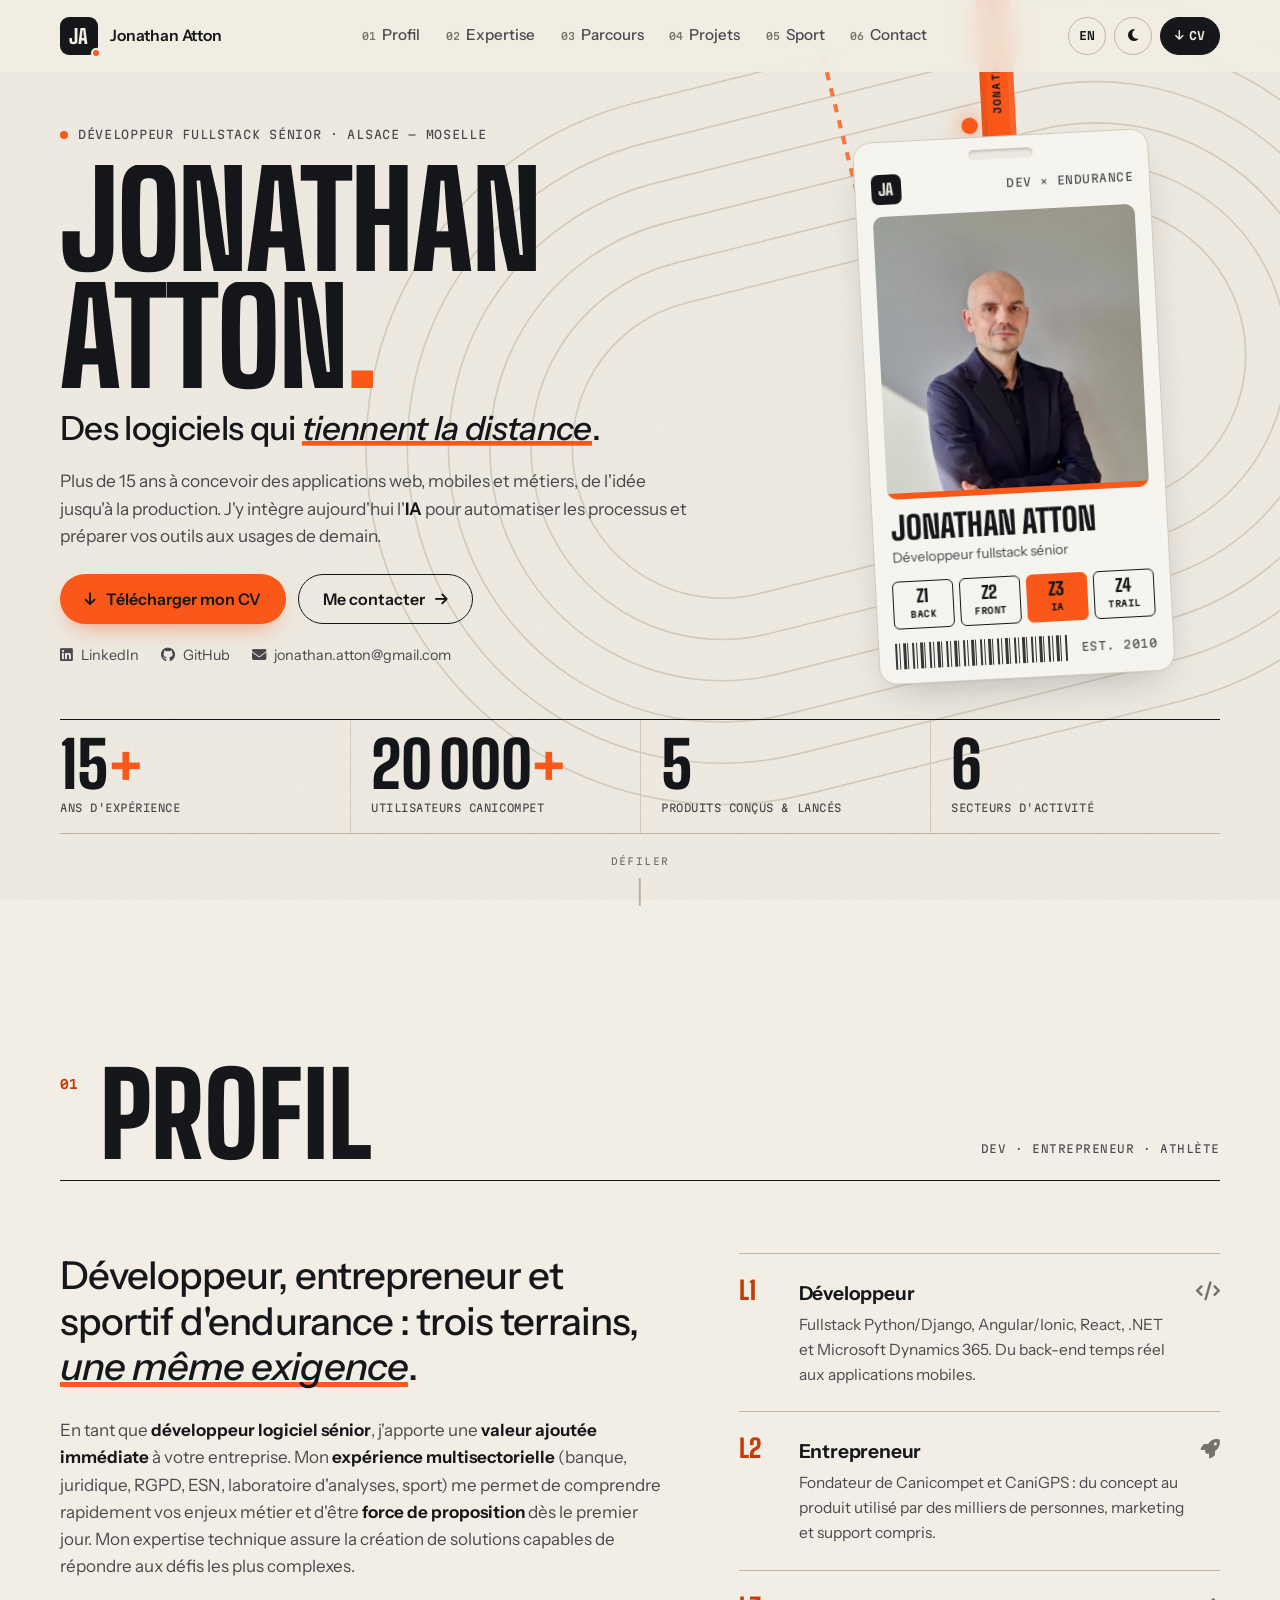
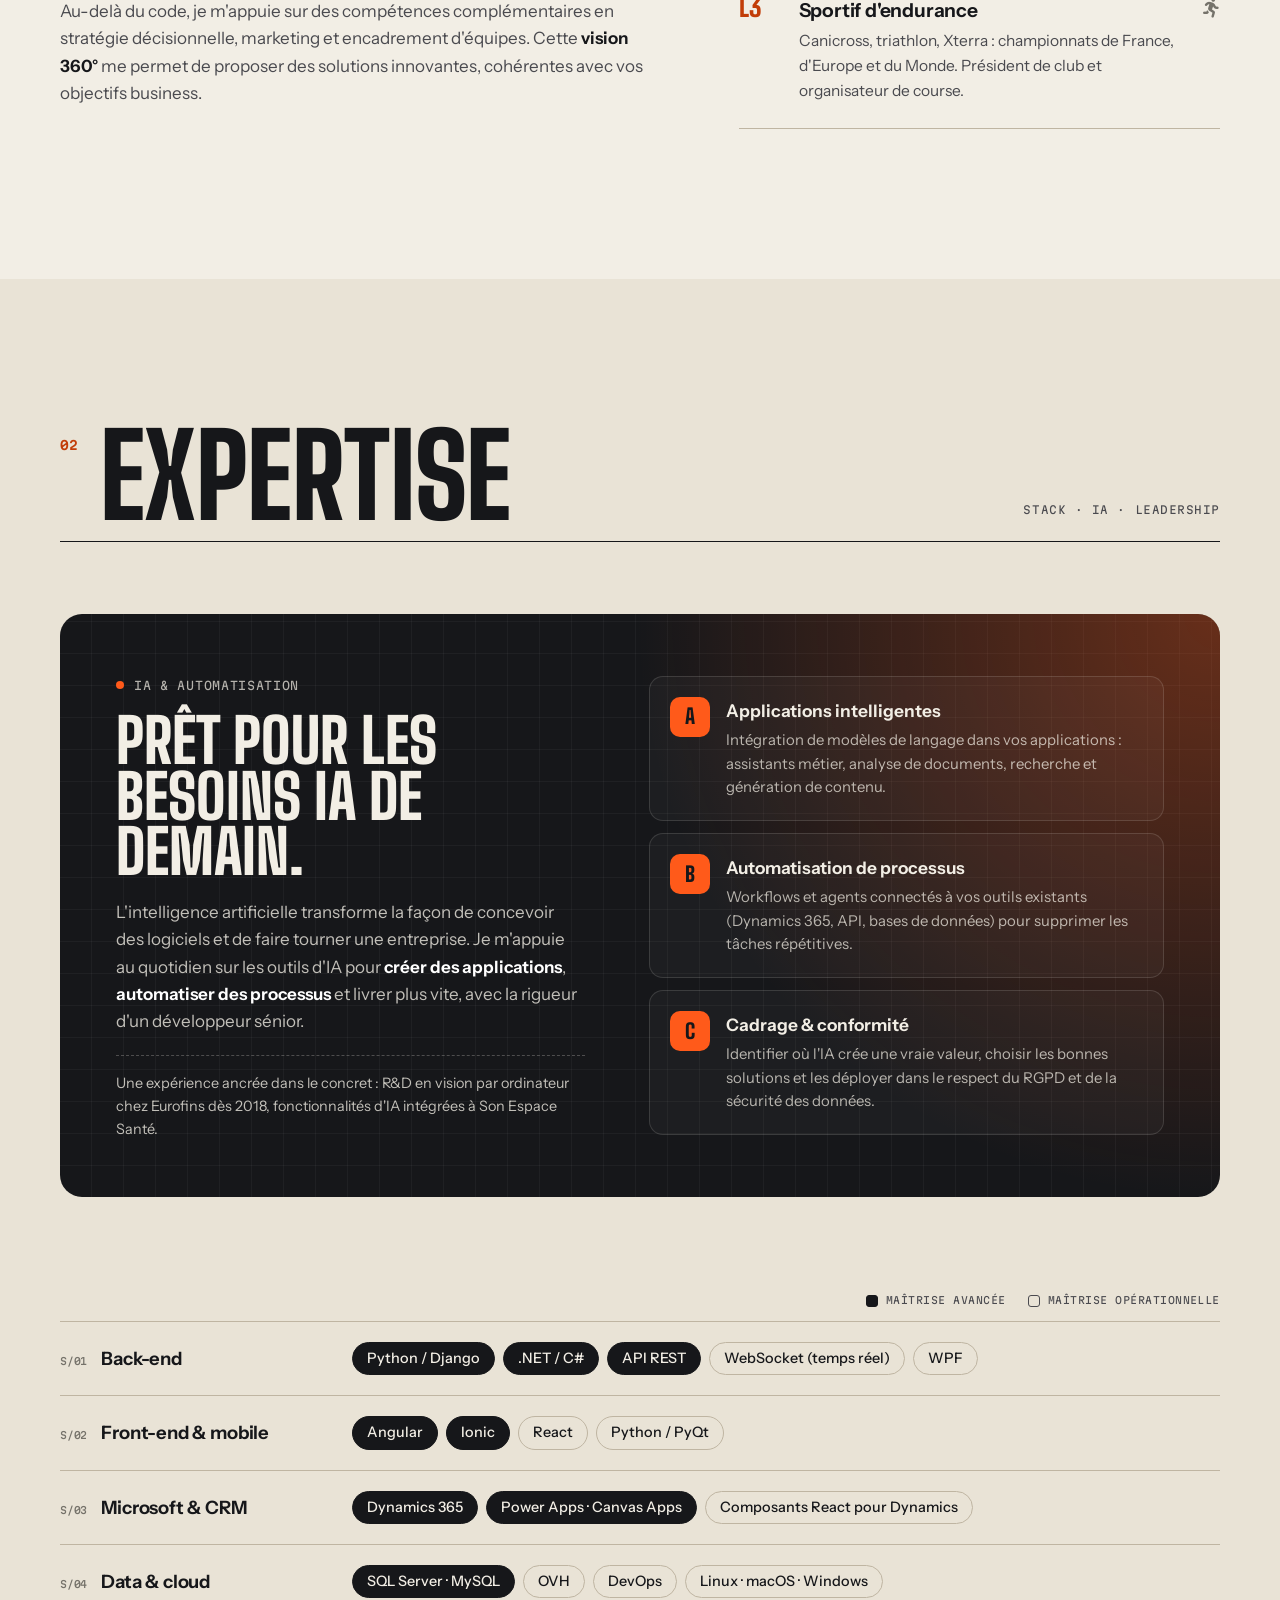
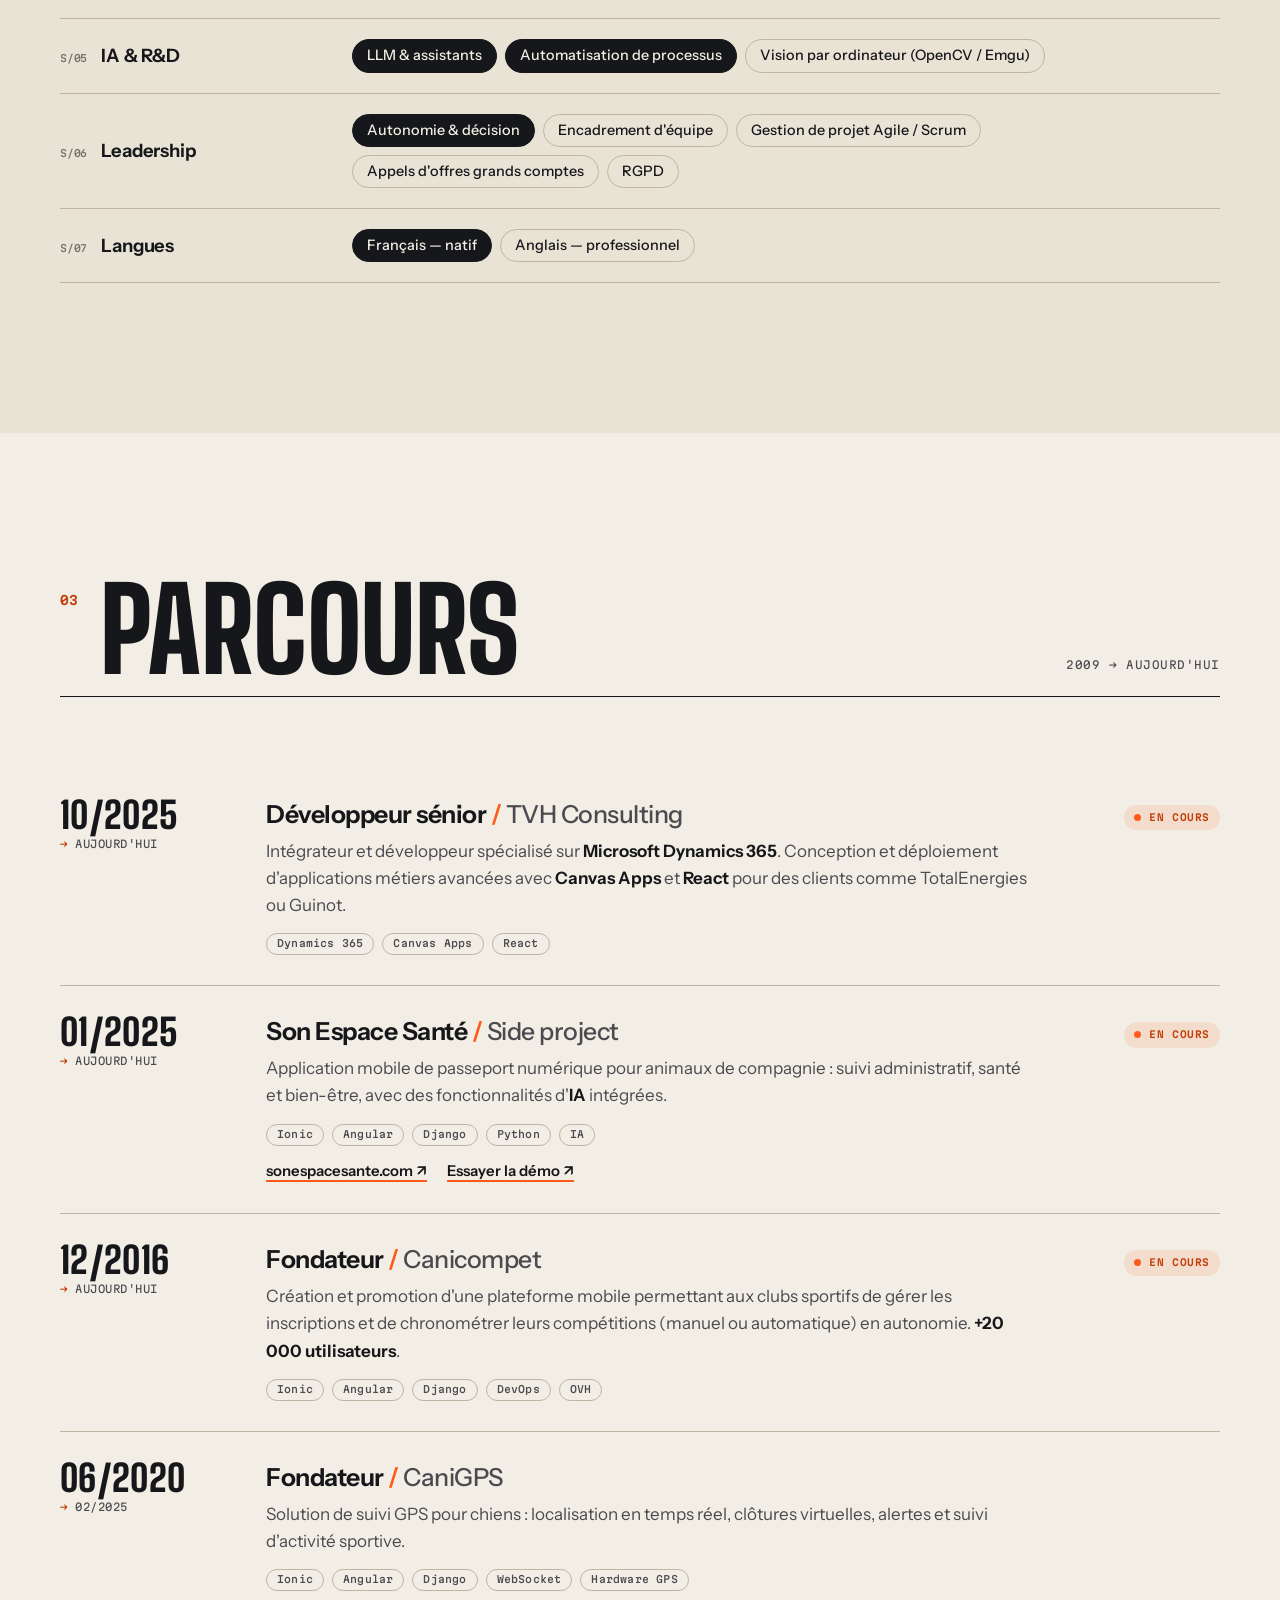
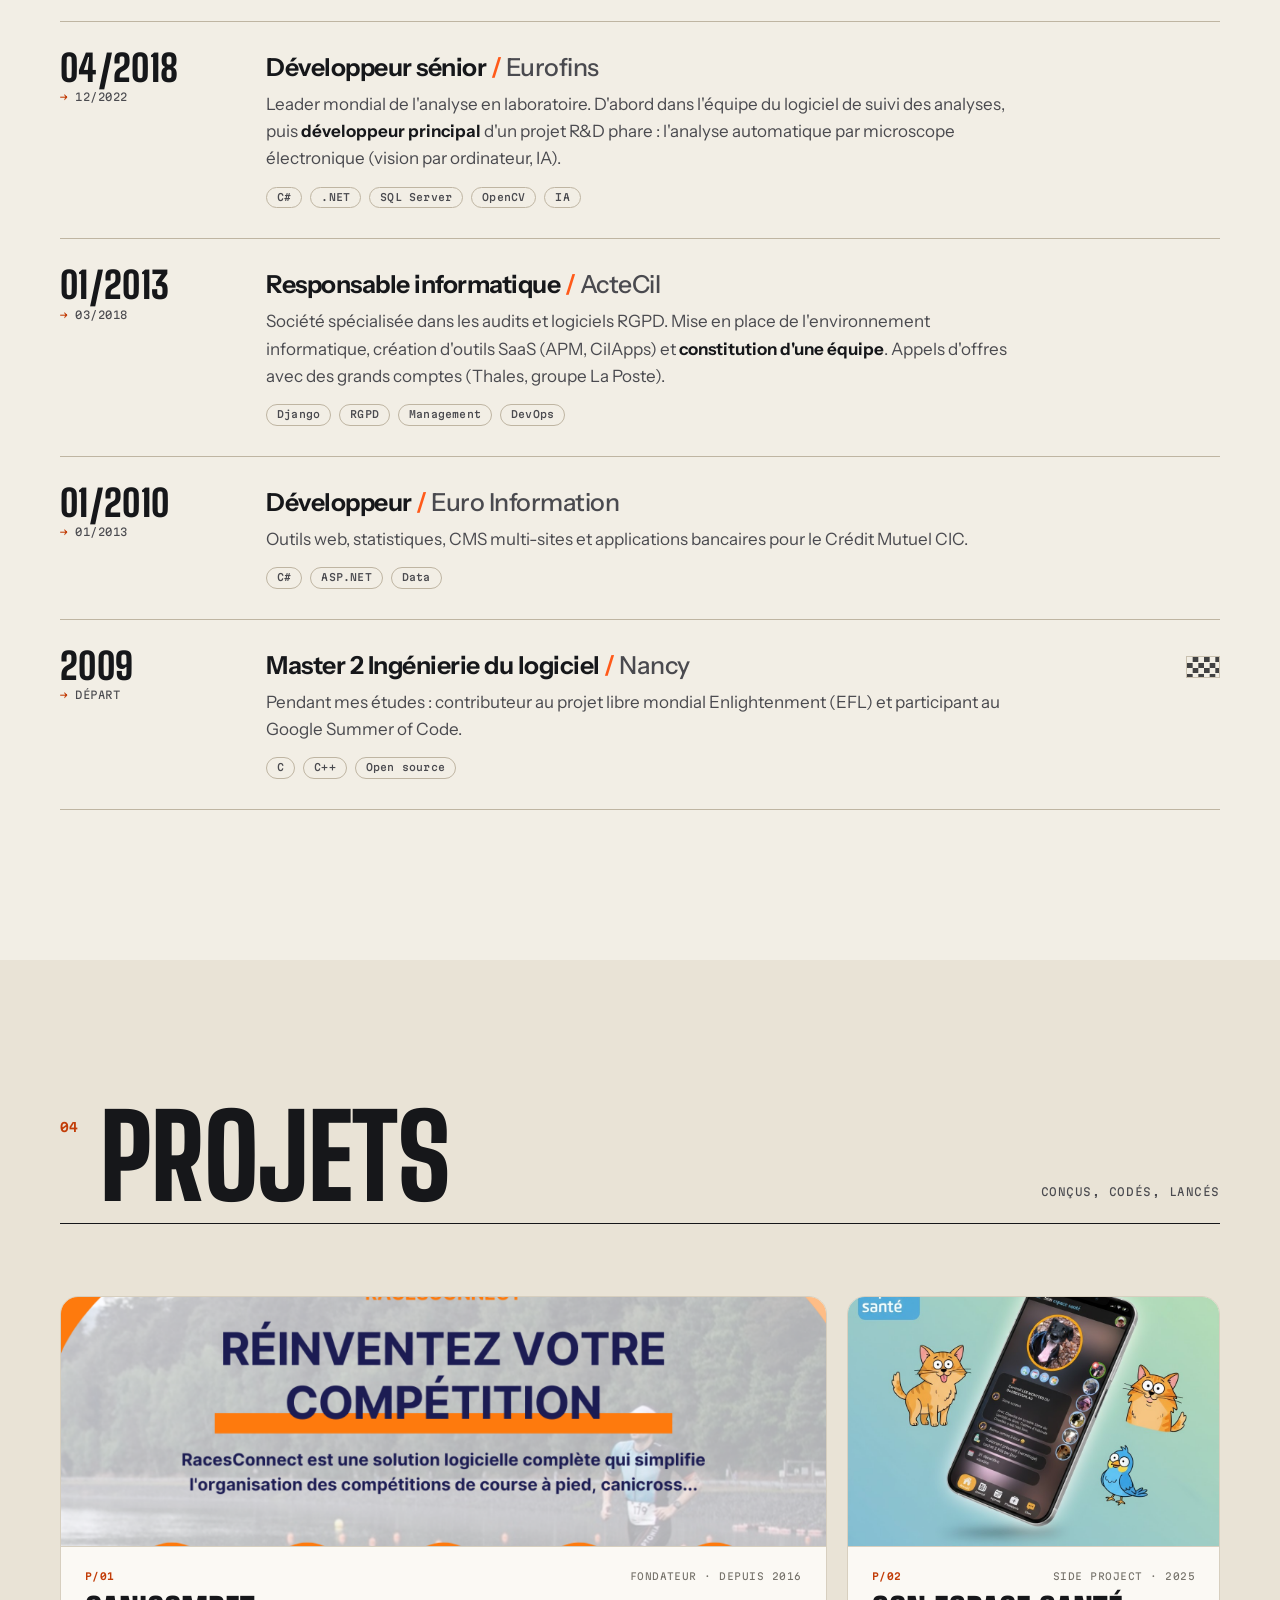
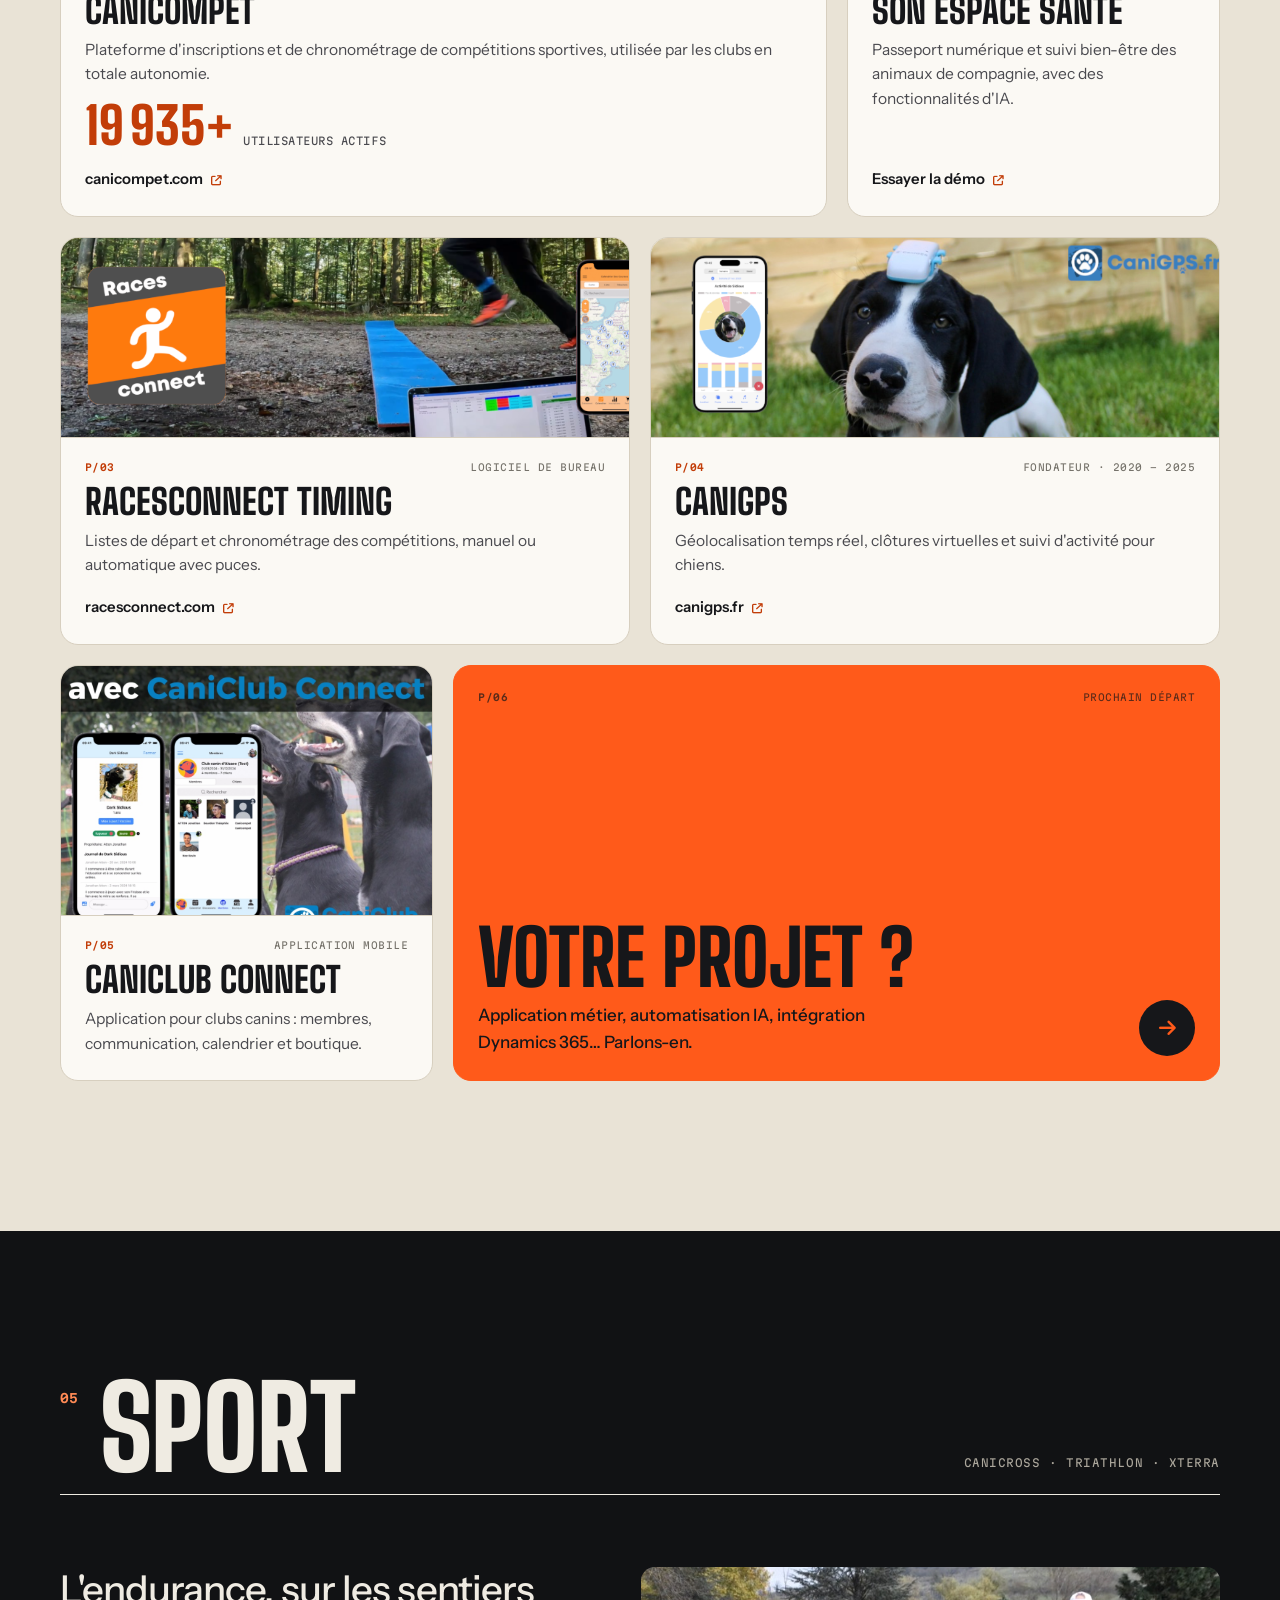
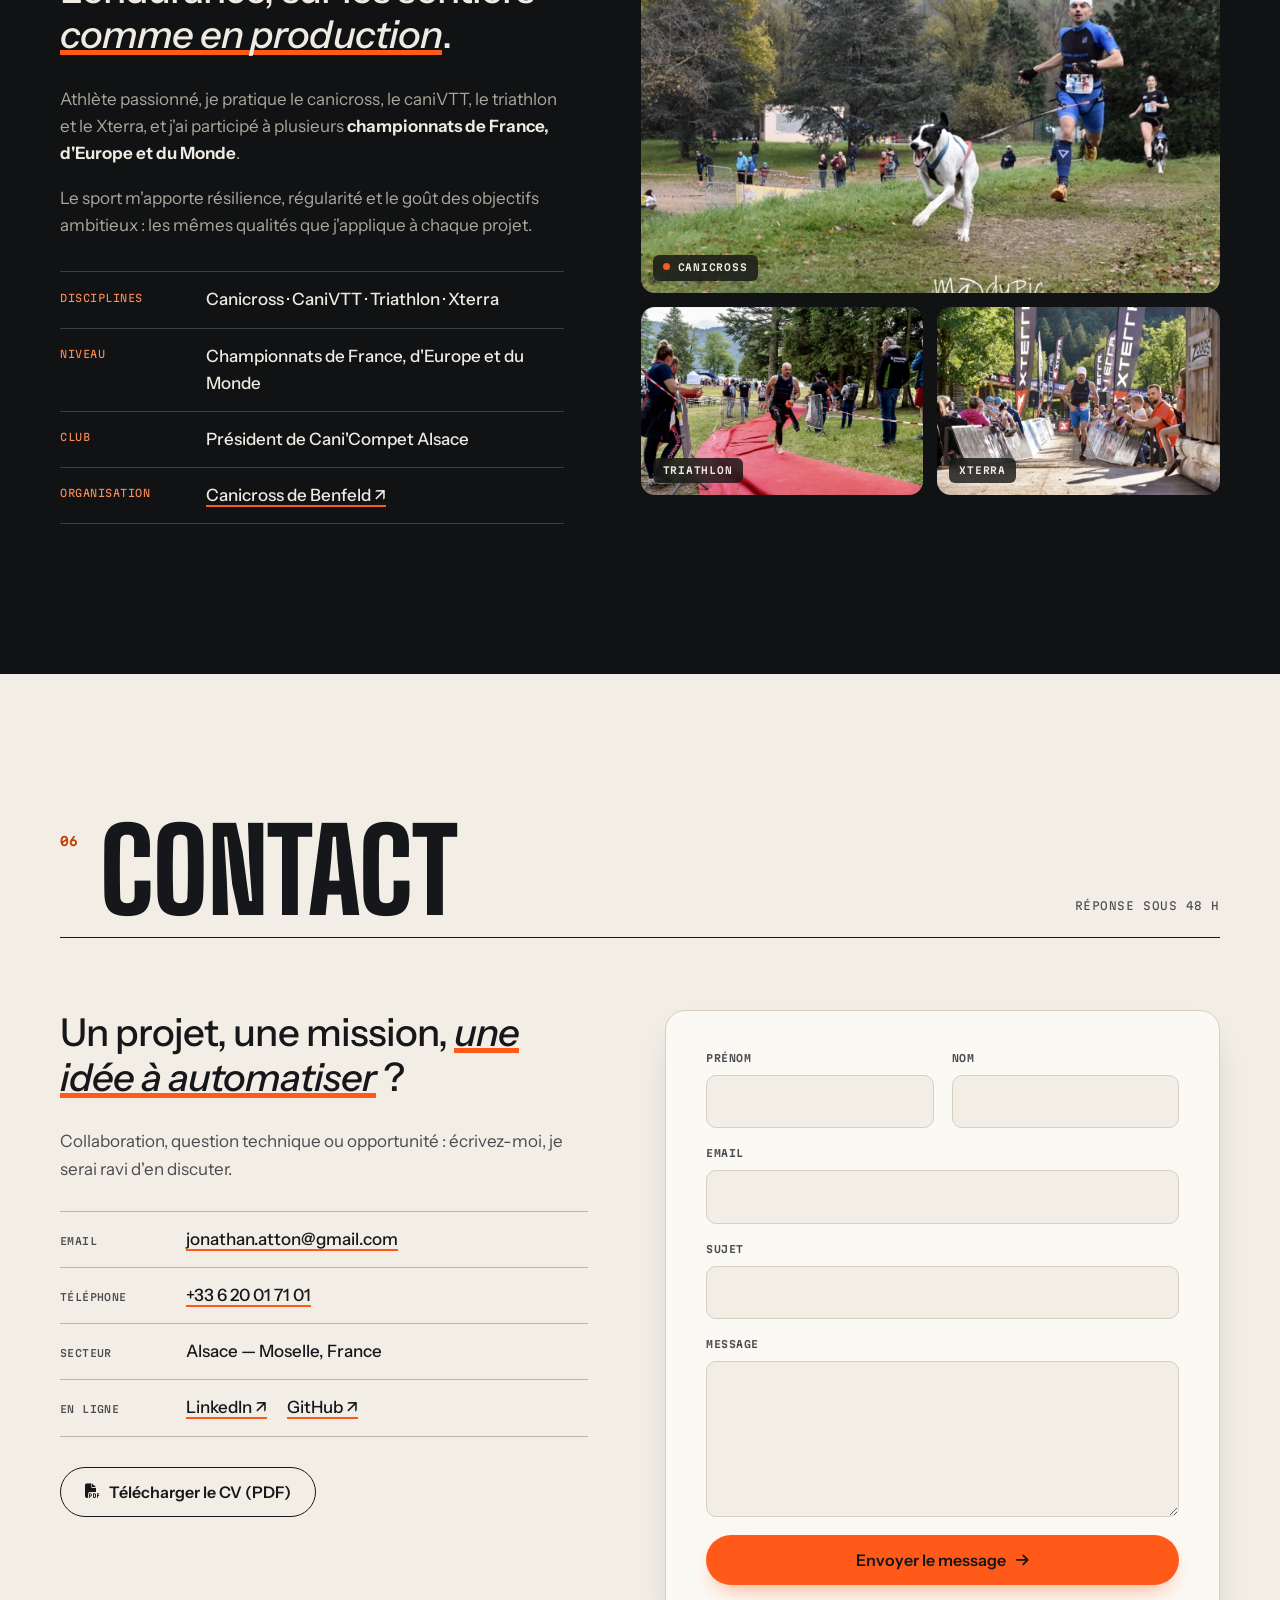
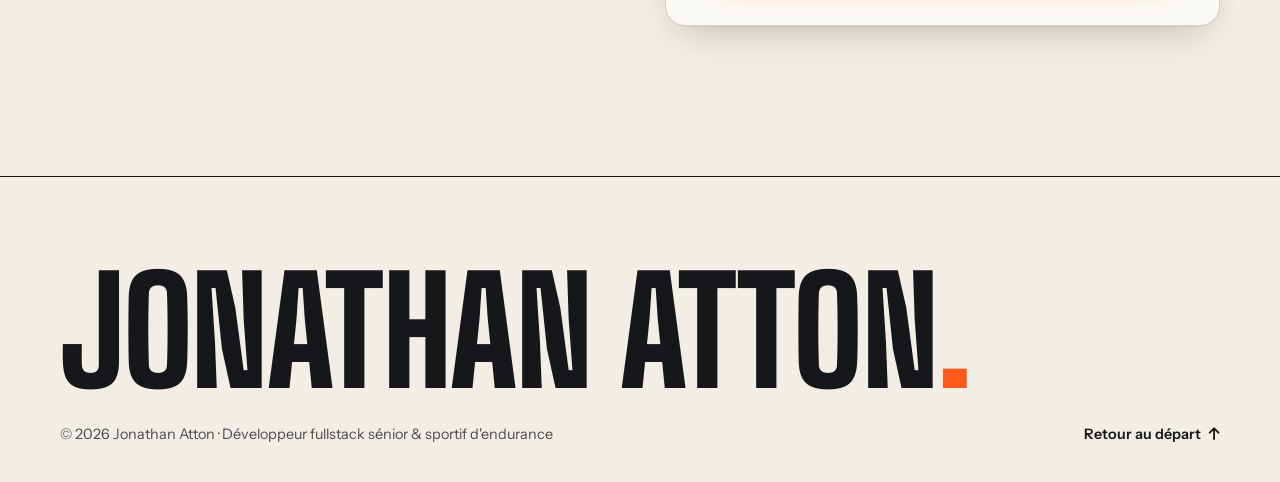
<file: a/index.html>
<!DOCTYPE html>
<html lang="fr">

<head>
    <meta charset="UTF-8">
    <meta name="viewport" content="width=device-width, initial-scale=1.0, viewport-fit=cover">
    <title>Jonathan Atton — Développeur fullstack sénior & sportif d'endurance</title>
    <meta name="description" content="Développeur fullstack sénior (15+ ans) : Python/Django, Angular/Ionic, React, .NET, Microsoft Dynamics 365. Applications, automatisation de processus et intégration de l'IA. Fondateur de Canicompet (20 000+ utilisateurs), sportif d'endurance.">
    <meta name="author" content="Jonathan Atton">
    <meta name="robots" content="noindex, follow">
    <meta name="theme-color" content="#f2eee5" media="(prefers-color-scheme: light)">
    <meta name="theme-color" content="#111214" media="(prefers-color-scheme: dark)">

    <!-- Open Graph -->
    <meta property="og:type" content="profile">
    <meta property="og:title" content="Jonathan Atton — Développeur fullstack sénior">
    <meta property="og:description" content="Des logiciels qui tiennent la distance. Fullstack Python/Django, Angular, React, Dynamics 365 — IA & automatisation de processus. Fondateur de Canicompet.">
    <meta property="og:url" content="https://jonathan-atton.com/">
    <meta property="og:image" content="https://jonathan-atton.com/images/jonathan_atton_profile.jpg">
    <meta property="og:site_name" content="Jonathan Atton">
    <meta property="og:locale" content="fr_FR">

    <!-- Twitter Card -->
    <meta name="twitter:card" content="summary_large_image">
    <meta name="twitter:title" content="Jonathan Atton — Développeur fullstack sénior">
    <meta name="twitter:description" content="Des logiciels qui tiennent la distance. Fullstack, IA & automatisation, sportif d'endurance.">
    <meta name="twitter:image" content="https://jonathan-atton.com/images/jonathan_atton_profile.jpg">

    <link rel="canonical" href="https://jonathan-atton.com/">
    <link rel="icon" href="../favicon.svg" type="image/svg+xml">
    <link rel="apple-touch-icon" href="../favicon.svg">

    <!-- Theme + JS flag before first paint (avoids flashes) -->
    <script>
        (function () {
            var d = document.documentElement;
            d.classList.add('js');
            var t = null;
            try { t = localStorage.getItem('theme'); } catch (e) { }
            if (t !== 'light' && t !== 'dark') {
                t = window.matchMedia && window.matchMedia('(prefers-color-scheme: dark)').matches ? 'dark' : 'light';
            }
            d.setAttribute('data-theme', t);
        })();
    </script>

    <link rel="preconnect" href="https://fonts.googleapis.com">
    <link rel="preconnect" href="https://fonts.gstatic.com" crossorigin>
    <link href="https://fonts.googleapis.com/css2?family=Big+Shoulders:opsz,wght@10..72,600..900&family=Instrument+Sans:ital,wght@0,400..700;1,400..700&family=Martian+Mono:wght@400..600&display=swap" rel="stylesheet">
    <link rel="stylesheet" href="https://cdnjs.cloudflare.com/ajax/libs/font-awesome/6.5.1/css/all.min.css">
    <link rel="stylesheet" href="style.css">

    <script type="application/ld+json">
    {
      "@context": "https://schema.org",
      "@type": "Person",
      "name": "Jonathan Atton",
      "jobTitle": "Développeur fullstack sénior",
      "url": "https://jonathan-atton.com/",
      "image": "https://jonathan-atton.com/images/jonathan_atton_profile.jpg",
      "email": "mailto:jonathan.atton@gmail.com",
      "telephone": "+33620017101",
      "address": { "@type": "PostalAddress", "addressRegion": "Alsace - Moselle", "addressCountry": "FR" },
      "sameAs": [
        "https://www.linkedin.com/in/jonathan-atton-4286495b/",
        "https://github.com/Watchwolf"
      ],
      "alumniOf": { "@type": "CollegeOrUniversity", "name": "Université de Nancy — Master 2 Ingénierie du logiciel" },
      "worksFor": { "@type": "Organization", "name": "TVH Consulting" },
      "knowsAbout": [
        "Python", "Django", "Angular", "Ionic", "React", "C#", ".NET", "SQL",
        "Microsoft Dynamics 365", "Power Apps", "WebSocket",
        "Intelligence artificielle", "Automatisation de processus", "Intégration de LLM",
        "RGPD", "Gestion de projet Agile", "Canicross", "Triathlon"
      ]
    }
    </script>
</head>

<body>
    <a class="skip-link" href="#main" data-i18n="a11y.skip">Aller au contenu</a>
    <div class="progress" aria-hidden="true"><span></span></div>

    <!-- ============ HEADER ============ -->
    <header class="site-header">
        <div class="wrap header-inner">
            <a href="#top" class="brand" aria-label="Jonathan Atton — accueil">
                <span class="brand-mark">JA</span>
                <span class="brand-name">Jonathan Atton</span>
            </a>

            <nav class="main-nav" aria-label="Navigation principale">
                <ul>
                    <li><a href="#profil" data-nav="profil"><span class="nav-num">01</span><span data-i18n="nav.profil">Profil</span></a></li>
                    <li><a href="#expertise" data-nav="expertise"><span class="nav-num">02</span><span data-i18n="nav.expertise">Expertise</span></a></li>
                    <li><a href="#parcours" data-nav="parcours"><span class="nav-num">03</span><span data-i18n="nav.parcours">Parcours</span></a></li>
                    <li><a href="#projets" data-nav="projets"><span class="nav-num">04</span><span data-i18n="nav.projets">Projets</span></a></li>
                    <li><a href="#sport" data-nav="sport"><span class="nav-num">05</span><span data-i18n="nav.sport">Sport</span></a></li>
                    <li><a href="#contact" data-nav="contact"><span class="nav-num">06</span><span data-i18n="nav.contact">Contact</span></a></li>
                </ul>
            </nav>

            <div class="header-tools">
                <button type="button" class="tool-btn lang-btn" aria-label="Switch to English">EN</button>
                <button type="button" class="tool-btn theme-btn" aria-label="Changer de thème">
                    <i class="fa-solid fa-moon" aria-hidden="true"></i>
                    <i class="fa-solid fa-sun" aria-hidden="true"></i>
                </button>
                <a class="tool-btn cv-btn" href="../Jonathan-Atton-CV.pdf" download>
                    <i class="fa-solid fa-arrow-down" aria-hidden="true"></i><span data-i18n="header.cv">CV</span>
                </a>
            </div>
        </div>
    </header>

    <main id="main">

        <!-- ============ HERO ============ -->
        <section id="top" class="hero">
            <svg class="hero-track" viewBox="0 0 800 520" aria-hidden="true" focusable="false">
                <g fill="none" stroke="currentColor" stroke-width="1.2">
                    <rect x="1" y="1" width="798" height="518" rx="259" />
                    <rect x="31" y="31" width="738" height="458" rx="229" />
                    <rect x="61" y="61" width="678" height="398" rx="199" />
                    <rect x="91" y="91" width="618" height="338" rx="169" />
                    <rect x="121" y="121" width="558" height="278" rx="139" />
                    <rect x="151" y="151" width="498" height="218" rx="109" />
                </g>
                <line class="hero-track-finish" x1="400" y1="1" x2="400" y2="151" />
                <path id="lane" d="M260,76 H540 A184,184 0 0 1 540,444 H260 A184,184 0 0 1 260,76 Z" fill="none" stroke="none" />
                <circle class="hero-track-runner" r="6">
                    <animateMotion dur="22s" repeatCount="indefinite" rotate="auto">
                        <mpath href="#lane" />
                    </animateMotion>
                </circle>
            </svg>

            <div class="wrap hero-grid">
                <div class="hero-copy">
                    <p class="kicker hero-in" style="--d:0">
                        <span class="dot" aria-hidden="true"></span>
                        <span data-i18n="hero.kicker">Développeur fullstack sénior · Alsace — Moselle</span>
                    </p>

                    <h1 class="hero-name" aria-label="Jonathan Atton">
                        <span class="line"><span class="hero-in" style="--d:1">Jonathan</span></span>
                        <span class="line"><span class="hero-in" style="--d:2">Atton<span class="accent-dot">.</span></span></span>
                    </h1>

                    <p class="hero-tagline hero-in" style="--d:3" data-i18n="hero.tagline">Des logiciels qui <em>tiennent la distance</em>.</p>

                    <p class="hero-lead hero-in" style="--d:4" data-i18n="hero.lead">Plus de 15 ans à concevoir des applications web, mobiles et métiers, de l'idée jusqu'à la production. J'y intègre aujourd'hui l'<strong>IA</strong> pour automatiser les processus et préparer vos outils aux usages de demain.</p>

                    <div class="hero-actions hero-in" style="--d:5">
                        <a class="btn btn-primary" href="../Jonathan-Atton-CV.pdf" download>
                            <i class="fa-solid fa-arrow-down" aria-hidden="true"></i>
                            <span data-i18n="hero.cv">Télécharger mon CV</span>
                        </a>
                        <a class="btn btn-ghost" href="#contact">
                            <span data-i18n="hero.contact">Me contacter</span>
                            <i class="fa-solid fa-arrow-right" aria-hidden="true"></i>
                        </a>
                    </div>

                    <ul class="hero-social hero-in" style="--d:6">
                        <li><a href="https://www.linkedin.com/in/jonathan-atton-4286495b/" target="_blank" rel="noopener noreferrer"><i class="fa-brands fa-linkedin" aria-hidden="true"></i>LinkedIn</a></li>
                        <li><a href="https://github.com/Watchwolf" target="_blank" rel="noopener noreferrer"><i class="fa-brands fa-github" aria-hidden="true"></i>GitHub</a></li>
                        <li><a href="mailto:jonathan.atton@gmail.com"><i class="fa-solid fa-envelope" aria-hidden="true"></i>jonathan.atton@gmail.com</a></li>
                    </ul>
                </div>

                <!-- Accreditation badge -->
                <div class="hero-badge">
                    <div class="lanyard">
                        <div class="strap" aria-hidden="true"><span>JONATHAN ATTON · DEV × ENDURANCE · JONATHAN ATTON · DEV × ENDURANCE ·</span></div>
                        <figure class="badge">
                            <div class="badge-slot" aria-hidden="true"></div>
                            <div class="badge-top">
                                <span class="badge-mark">JA</span>
                                <span class="mono">DEV × ENDURANCE</span>
                            </div>
                            <div class="badge-photo">
                                <img src="../images/jonathan_atton_profile.jpg" alt="Portrait de Jonathan Atton" width="375" height="440">
                            </div>
                            <figcaption>
                                <span class="badge-name">Jonathan Atton</span>
                                <span class="badge-role" data-i18n="badge.role">Développeur fullstack sénior</span>
                            </figcaption>
                            <ul class="badge-zones" aria-label="Domaines">
                                <li><b>Z1</b>BACK</li>
                                <li><b>Z2</b>FRONT</li>
                                <li><b>Z3</b><span data-i18n="badge.ai">IA</span></li>
                                <li><b>Z4</b>TRAIL</li>
                            </ul>
                            <div class="badge-foot">
                                <span class="barcode" aria-hidden="true"></span>
                                <span class="mono">EST. 2010</span>
                            </div>
                        </figure>
                    </div>
                </div>
            </div>

            <div class="wrap">
                <dl class="timing-board">
                    <div class="tb-cell reveal">
                        <dt data-i18n="stats.years">ans d'expérience</dt>
                        <dd><span data-count="15">15</span><span class="plus">+</span></dd>
                    </div>
                    <div class="tb-cell reveal" style="--d:1">
                        <dt data-i18n="stats.users">utilisateurs Canicompet</dt>
                        <dd><span data-count="20000">20 000</span><span class="plus">+</span></dd>
                    </div>
                    <div class="tb-cell reveal" style="--d:2">
                        <dt data-i18n="stats.products">produits conçus &amp; lancés</dt>
                        <dd><span data-count="5">5</span></dd>
                    </div>
                    <div class="tb-cell reveal" style="--d:3">
                        <dt data-i18n="stats.sectors">secteurs d'activité</dt>
                        <dd><span data-count="6">6</span></dd>
                    </div>
                </dl>
            </div>

            <a href="#profil" class="scroll-cue" aria-label="Défiler vers le profil">
                <span data-i18n="hero.scroll">Défiler</span>
                <i aria-hidden="true"></i>
            </a>
        </section>

        <!-- ============ 01 PROFIL ============ -->
        <section id="profil" class="section">
            <div class="wrap">
                <header class="sec-head reveal">
                    <span class="sec-num">01</span>
                    <h2 class="sec-title" data-i18n="profil.title">Profil</h2>
                    <span class="sec-meta" data-i18n="profil.meta">Dev · Entrepreneur · Athlète</span>
                </header>

                <div class="profil-grid">
                    <div class="profil-text">
                        <p class="statement reveal" data-i18n="profil.statement">Développeur, entrepreneur et sportif d'endurance : trois terrains, <em>une même exigence</em>.</p>
                        <p class="reveal" data-i18n="profil.p1">En tant que <strong>développeur logiciel sénior</strong>, j'apporte une <strong>valeur ajoutée immédiate</strong> à votre entreprise. Mon <strong>expérience multisectorielle</strong> (banque, juridique, RGPD, ESN, laboratoire d'analyses, sport) me permet de comprendre rapidement vos enjeux métier et d'être <strong>force de proposition</strong> dès le premier jour. Mon expertise technique assure la création de solutions capables de répondre aux défis les plus complexes.</p>
                        <p class="reveal" data-i18n="profil.p2">Au-delà du code, je m'appuie sur des compétences complémentaires en stratégie décisionnelle, marketing et encadrement d'équipes. Cette <strong>vision 360°</strong> me permet de proposer des solutions innovantes, cohérentes avec vos objectifs business.</p>
                    </div>

                    <ol class="lanes">
                        <li class="lane reveal">
                            <span class="lane-num">L1</span>
                            <div>
                                <h3 data-i18n="profil.l1.title">Développeur</h3>
                                <p data-i18n="profil.l1.text">Fullstack Python/Django, Angular/Ionic, React, .NET et Microsoft Dynamics 365. Du back-end temps réel aux applications mobiles.</p>
                            </div>
                            <i class="fa-solid fa-code" aria-hidden="true"></i>
                        </li>
                        <li class="lane reveal" style="--d:1">
                            <span class="lane-num">L2</span>
                            <div>
                                <h3 data-i18n="profil.l2.title">Entrepreneur</h3>
                                <p data-i18n="profil.l2.text">Fondateur de Canicompet et CaniGPS : du concept au produit utilisé par des milliers de personnes, marketing et support compris.</p>
                            </div>
                            <i class="fa-solid fa-rocket" aria-hidden="true"></i>
                        </li>
                        <li class="lane reveal" style="--d:2">
                            <span class="lane-num">L3</span>
                            <div>
                                <h3 data-i18n="profil.l3.title">Sportif d'endurance</h3>
                                <p data-i18n="profil.l3.text">Canicross, triathlon, Xterra : championnats de France, d'Europe et du Monde. Président de club et organisateur de course.</p>
                            </div>
                            <i class="fa-solid fa-person-running" aria-hidden="true"></i>
                        </li>
                    </ol>
                </div>
            </div>
        </section>

        <!-- ============ 02 EXPERTISE ============ -->
        <section id="expertise" class="section section-alt">
            <div class="wrap">
                <header class="sec-head reveal">
                    <span class="sec-num">02</span>
                    <h2 class="sec-title" data-i18n="expertise.title">Expertise</h2>
                    <span class="sec-meta" data-i18n="expertise.meta">Stack · IA · Leadership</span>
                </header>

                <!-- IA block -->
                <div class="ai-panel reveal">
                    <div class="ai-intro">
                        <p class="kicker"><span class="dot" aria-hidden="true"></span><span data-i18n="ai.kicker">IA &amp; automatisation</span></p>
                        <h3 class="ai-title" data-i18n="ai.title">Prêt pour les besoins IA de demain.</h3>
                        <p data-i18n="ai.text">L'intelligence artificielle transforme la façon de concevoir des logiciels et de faire tourner une entreprise. Je m'appuie au quotidien sur les outils d'IA pour <strong>créer des applications</strong>, <strong>automatiser des processus</strong> et livrer plus vite, avec la rigueur d'un développeur sénior.</p>
                        <p class="ai-proof" data-i18n="ai.proof">Une expérience ancrée dans le concret : R&amp;D en vision par ordinateur chez Eurofins dès 2018, fonctionnalités d'IA intégrées à Son Espace Santé.</p>
                    </div>
                    <ol class="ai-list">
                        <li>
                            <span class="ai-idx">A</span>
                            <div>
                                <h4 data-i18n="ai.c1.title">Applications intelligentes</h4>
                                <p data-i18n="ai.c1.text">Intégration de modèles de langage dans vos applications : assistants métier, analyse de documents, recherche et génération de contenu.</p>
                            </div>
                        </li>
                        <li>
                            <span class="ai-idx">B</span>
                            <div>
                                <h4 data-i18n="ai.c2.title">Automatisation de processus</h4>
                                <p data-i18n="ai.c2.text">Workflows et agents connectés à vos outils existants (Dynamics 365, API, bases de données) pour supprimer les tâches répétitives.</p>
                            </div>
                        </li>
                        <li>
                            <span class="ai-idx">C</span>
                            <div>
                                <h4 data-i18n="ai.c3.title">Cadrage &amp; conformité</h4>
                                <p data-i18n="ai.c3.text">Identifier où l'IA crée une vraie valeur, choisir les bonnes solutions et les déployer dans le respect du RGPD et de la sécurité des données.</p>
                            </div>
                        </li>
                    </ol>
                </div>

                <!-- Skills -->
                <div class="skills">
                    <div class="skills-legend reveal">
                        <span><i class="chip-key is-core" aria-hidden="true"></i><span data-i18n="skills.legend.core">Maîtrise avancée</span></span>
                        <span><i class="chip-key" aria-hidden="true"></i><span data-i18n="skills.legend.good">Maîtrise opérationnelle</span></span>
                    </div>

                    <div class="skill-row reveal">
                        <h3 class="skill-cat"><span>S/01</span><span data-i18n="skills.back">Back-end</span></h3>
                        <ul class="chips">
                            <li class="is-core">Python / Django</li>
                            <li class="is-core">.NET / C#</li>
                            <li class="is-core" data-i18n="skills.api">API REST</li>
                            <li data-i18n="skills.ws">WebSocket (temps réel)</li>
                            <li>WPF</li>
                        </ul>
                    </div>
                    <div class="skill-row reveal">
                        <h3 class="skill-cat"><span>S/02</span><span data-i18n="skills.front">Front-end &amp; mobile</span></h3>
                        <ul class="chips">
                            <li class="is-core">Angular</li>
                            <li class="is-core">Ionic</li>
                            <li>React</li>
                            <li>Python / PyQt</li>
                        </ul>
                    </div>
                    <div class="skill-row reveal">
                        <h3 class="skill-cat"><span>S/03</span><span data-i18n="skills.ms">Microsoft &amp; CRM</span></h3>
                        <ul class="chips">
                            <li class="is-core">Dynamics 365</li>
                            <li class="is-core">Power Apps · Canvas Apps</li>
                            <li data-i18n="skills.pcf">Composants React pour Dynamics</li>
                        </ul>
                    </div>
                    <div class="skill-row reveal">
                        <h3 class="skill-cat"><span>S/04</span><span data-i18n="skills.data">Data &amp; cloud</span></h3>
                        <ul class="chips">
                            <li class="is-core">SQL Server · MySQL</li>
                            <li>OVH</li>
                            <li>DevOps</li>
                            <li>Linux · macOS · Windows</li>
                        </ul>
                    </div>
                    <div class="skill-row reveal">
                        <h3 class="skill-cat"><span>S/05</span><span data-i18n="skills.ai">IA &amp; R&amp;D</span></h3>
                        <ul class="chips">
                            <li class="is-core" data-i18n="skills.llm">LLM &amp; assistants</li>
                            <li class="is-core" data-i18n="skills.automation">Automatisation de processus</li>
                            <li data-i18n="skills.vision">Vision par ordinateur (OpenCV / Emgu)</li>
                        </ul>
                    </div>
                    <div class="skill-row reveal">
                        <h3 class="skill-cat"><span>S/06</span><span data-i18n="skills.lead">Leadership</span></h3>
                        <ul class="chips">
                            <li class="is-core" data-i18n="skills.autonomy">Autonomie &amp; décision</li>
                            <li data-i18n="skills.team">Encadrement d'équipe</li>
                            <li data-i18n="skills.agile">Gestion de projet Agile / Scrum</li>
                            <li data-i18n="skills.tenders">Appels d'offres grands comptes</li>
                            <li>RGPD</li>
                        </ul>
                    </div>
                    <div class="skill-row reveal">
                        <h3 class="skill-cat"><span>S/07</span><span data-i18n="skills.lang">Langues</span></h3>
                        <ul class="chips">
                            <li class="is-core" data-i18n="skills.fr">Français — natif</li>
                            <li data-i18n="skills.en">Anglais — professionnel</li>
                        </ul>
                    </div>
                </div>
            </div>
        </section>

        <!-- ============ 03 PARCOURS ============ -->
        <section id="parcours" class="section">
            <div class="wrap">
                <header class="sec-head reveal">
                    <span class="sec-num">03</span>
                    <h2 class="sec-title" data-i18n="parcours.title">Parcours</h2>
                    <span class="sec-meta">2009 → <span data-i18n="parcours.now">aujourd'hui</span></span>
                </header>

                <ol class="splits">
                    <li class="split reveal">
                        <div class="split-time"><span>10/2025</span><span data-i18n="parcours.today">Aujourd'hui</span></div>
                        <div class="split-body">
                            <h3><span data-i18n="parcours.tvh.role">Développeur sénior</span> <span class="at">TVH Consulting</span></h3>
                            <p data-i18n="parcours.tvh.text">Intégrateur et développeur spécialisé sur <strong>Microsoft Dynamics 365</strong>. Conception et déploiement d'applications métiers avancées avec <strong>Canvas Apps</strong> et <strong>React</strong> pour des clients comme TotalEnergies ou Guinot.</p>
                            <ul class="chips chips-sm"><li>Dynamics 365</li><li>Canvas Apps</li><li>React</li></ul>
                        </div>
                        <div class="split-status"><span class="live" data-i18n="parcours.live">En cours</span></div>
                    </li>
                    <li class="split reveal">
                        <div class="split-time"><span>01/2025</span><span data-i18n="parcours.today">Aujourd'hui</span></div>
                        <div class="split-body">
                            <h3>Son Espace Santé <span class="at" data-i18n="parcours.side">Side project</span></h3>
                            <p data-i18n="parcours.ses.text">Application mobile de passeport numérique pour animaux de compagnie : suivi administratif, santé et bien-être, avec des fonctionnalités d'<strong>IA</strong> intégrées.</p>
                            <ul class="chips chips-sm"><li>Ionic</li><li>Angular</li><li>Django</li><li>Python</li><li data-i18n="parcours.tag.ai">IA</li></ul>
                            <p class="split-links">
                                <a href="https://sonespacesante.com" target="_blank" rel="noopener noreferrer">sonespacesante.com ↗</a>
                                <a href="https://apps.sonespacesante.com/login?demo=1" target="_blank" rel="noopener noreferrer" data-i18n="parcours.demo">Essayer la démo ↗</a>
                            </p>
                        </div>
                        <div class="split-status"><span class="live" data-i18n="parcours.live">En cours</span></div>
                    </li>
                    <li class="split reveal">
                        <div class="split-time"><span>12/2016</span><span data-i18n="parcours.today">Aujourd'hui</span></div>
                        <div class="split-body">
                            <h3><span data-i18n="parcours.cc.role">Fondateur</span> <span class="at">Canicompet</span></h3>
                            <p data-i18n="parcours.cc.text">Création et promotion d'une plateforme mobile permettant aux clubs sportifs de gérer les inscriptions et de chronométrer leurs compétitions (manuel ou automatique) en autonomie. <strong>+20 000 utilisateurs</strong>.</p>
                            <ul class="chips chips-sm"><li>Ionic</li><li>Angular</li><li>Django</li><li>DevOps</li><li>OVH</li></ul>
                        </div>
                        <div class="split-status"><span class="live" data-i18n="parcours.live">En cours</span></div>
                    </li>
                    <li class="split reveal">
                        <div class="split-time"><span>06/2020</span><span>02/2025</span></div>
                        <div class="split-body">
                            <h3><span data-i18n="parcours.gps.role">Fondateur</span> <span class="at">CaniGPS</span></h3>
                            <p data-i18n="parcours.gps.text">Solution de suivi GPS pour chiens : localisation en temps réel, clôtures virtuelles, alertes et suivi d'activité sportive.</p>
                            <ul class="chips chips-sm"><li>Ionic</li><li>Angular</li><li>Django</li><li>WebSocket</li><li>Hardware GPS</li></ul>
                        </div>
                        <div class="split-status"></div>
                    </li>
                    <li class="split reveal">
                        <div class="split-time"><span>04/2018</span><span>12/2022</span></div>
                        <div class="split-body">
                            <h3><span data-i18n="parcours.eurofins.role">Développeur sénior</span> <span class="at">Eurofins</span></h3>
                            <p data-i18n="parcours.eurofins.text">Leader mondial de l'analyse en laboratoire. D'abord dans l'équipe du logiciel de suivi des analyses, puis <strong>développeur principal</strong> d'un projet R&amp;D phare : l'analyse automatique par microscope électronique (vision par ordinateur, IA).</p>
                            <ul class="chips chips-sm"><li>C#</li><li>.NET</li><li>SQL Server</li><li>OpenCV</li><li data-i18n="parcours.tag.ai">IA</li></ul>
                        </div>
                        <div class="split-status"></div>
                    </li>
                    <li class="split reveal">
                        <div class="split-time"><span>01/2013</span><span>03/2018</span></div>
                        <div class="split-body">
                            <h3><span data-i18n="parcours.actecil.role">Responsable informatique</span> <span class="at">ActeCil</span></h3>
                            <p data-i18n="parcours.actecil.text">Société spécialisée dans les audits et logiciels RGPD. Mise en place de l'environnement informatique, création d'outils SaaS (APM, CilApps) et <strong>constitution d'une équipe</strong>. Appels d'offres avec des grands comptes (Thales, groupe La Poste).</p>
                            <ul class="chips chips-sm"><li>Django</li><li>RGPD</li><li data-i18n="parcours.tag.mgmt">Management</li><li>DevOps</li></ul>
                        </div>
                        <div class="split-status"></div>
                    </li>
                    <li class="split reveal">
                        <div class="split-time"><span>01/2010</span><span>01/2013</span></div>
                        <div class="split-body">
                            <h3><span data-i18n="parcours.ei.role">Développeur</span> <span class="at">Euro Information</span></h3>
                            <p data-i18n="parcours.ei.text">Outils web, statistiques, CMS multi-sites et applications bancaires pour le Crédit Mutuel CIC.</p>
                            <ul class="chips chips-sm"><li>C#</li><li>ASP.NET</li><li>Data</li></ul>
                        </div>
                        <div class="split-status"></div>
                    </li>
                    <li class="split split-start reveal">
                        <div class="split-time"><span>2009</span><span data-i18n="parcours.start">Départ</span></div>
                        <div class="split-body">
                            <h3><span data-i18n="parcours.edu.role">Master 2 Ingénierie du logiciel</span> <span class="at">Nancy</span></h3>
                            <p data-i18n="parcours.edu.text">Pendant mes études : contributeur au projet libre mondial Enlightenment (EFL) et participant au Google Summer of Code.</p>
                            <ul class="chips chips-sm"><li>C</li><li>C++</li><li>Open source</li></ul>
                        </div>
                        <div class="split-status"><span class="flag" aria-hidden="true"></span></div>
                    </li>
                </ol>
            </div>
        </section>

        <!-- ============ 04 PROJETS ============ -->
        <section id="projets" class="section section-alt">
            <div class="wrap">
                <header class="sec-head reveal">
                    <span class="sec-num">04</span>
                    <h2 class="sec-title" data-i18n="projets.title">Projets</h2>
                    <span class="sec-meta" data-i18n="projets.meta">Conçus, codés, lancés</span>
                </header>

                <div class="projects">
                    <article class="project project-xl reveal">
                        <a class="project-media" href="https://canicompet.com" target="_blank" rel="noopener noreferrer" tabindex="-1" aria-hidden="true">
                            <img src="../images/racesconnect-1-1024x1024.png" alt="" loading="lazy" style="object-position:50% 22%">
                        </a>
                        <div class="project-body">
                            <div class="project-top"><span>P/01</span><span data-i18n="projets.cc.meta">Fondateur · depuis 2016</span></div>
                            <h3>Canicompet</h3>
                            <p data-i18n="projets.cc.text">Plateforme d'inscriptions et de chronométrage de compétitions sportives, utilisée par les clubs en totale autonomie.</p>
                            <p class="metric"><strong><span data-count="20000">20 000</span>+</strong> <span data-i18n="projets.cc.metric">utilisateurs actifs</span></p>
                            <a class="link-arrow" href="https://canicompet.com" target="_blank" rel="noopener noreferrer">canicompet.com <i class="fa-solid fa-arrow-up-right-from-square" aria-hidden="true"></i></a>
                        </div>
                    </article>

                    <article class="project reveal" style="--d:1">
                        <a class="project-media" href="https://sonespacesante.com" target="_blank" rel="noopener noreferrer" tabindex="-1" aria-hidden="true">
                            <img src="../images/son-espace-sante.png" alt="" loading="lazy" style="object-position:50% 40%">
                        </a>
                        <div class="project-body">
                            <div class="project-top"><span>P/02</span><span data-i18n="projets.ses.meta">Side project · 2025</span></div>
                            <h3>Son Espace Santé</h3>
                            <p data-i18n="projets.ses.text">Passeport numérique et suivi bien-être des animaux de compagnie, avec des fonctionnalités d'IA.</p>
                            <a class="link-arrow" href="https://apps.sonespacesante.com/login?demo=1" target="_blank" rel="noopener noreferrer"><span data-i18n="projets.ses.link">Essayer la démo</span> <i class="fa-solid fa-arrow-up-right-from-square" aria-hidden="true"></i></a>
                        </div>
                    </article>

                    <article class="project project-wide reveal">
                        <a class="project-media" href="https://racesconnect.com/racesconnect" target="_blank" rel="noopener noreferrer" tabindex="-1" aria-hidden="true">
                            <img src="../images/banner-1024x269.png" alt="" loading="lazy" style="object-position:8% 50%">
                        </a>
                        <div class="project-body">
                            <div class="project-top"><span>P/03</span><span data-i18n="projets.rc.meta">Logiciel de bureau</span></div>
                            <h3>RacesConnect Timing</h3>
                            <p data-i18n="projets.rc.text">Listes de départ et chronométrage des compétitions, manuel ou automatique avec puces.</p>
                            <a class="link-arrow" href="https://racesconnect.com/racesconnect" target="_blank" rel="noopener noreferrer">racesconnect.com <i class="fa-solid fa-arrow-up-right-from-square" aria-hidden="true"></i></a>
                        </div>
                    </article>

                    <article class="project project-wide reveal" style="--d:1">
                        <a class="project-media" href="https://canigps.fr" target="_blank" rel="noopener noreferrer" tabindex="-1" aria-hidden="true">
                            <img src="../images/canigps_apps-1024x299.png" alt="" loading="lazy" style="object-position:88% 50%">
                        </a>
                        <div class="project-body">
                            <div class="project-top"><span>P/04</span><span data-i18n="projets.gps.meta">Fondateur · 2020 – 2025</span></div>
                            <h3>CaniGPS</h3>
                            <p data-i18n="projets.gps.text">Géolocalisation temps réel, clôtures virtuelles et suivi d'activité pour chiens.</p>
                            <a class="link-arrow" href="https://canigps.fr" target="_blank" rel="noopener noreferrer">canigps.fr <i class="fa-solid fa-arrow-up-right-from-square" aria-hidden="true"></i></a>
                        </div>
                    </article>

                    <article class="project reveal">
                        <div class="project-media">
                            <img src="../images/caniclub-connect.jpg" alt="" loading="lazy" style="object-position:50% 70%">
                        </div>
                        <div class="project-body">
                            <div class="project-top"><span>P/05</span><span data-i18n="projets.club.meta">Application mobile</span></div>
                            <h3>CaniClub Connect</h3>
                            <p data-i18n="projets.club.text">Application pour clubs canins : membres, communication, calendrier et boutique.</p>
                        </div>
                    </article>

                    <a class="project project-cta reveal" style="--d:1" href="#contact">
                        <span class="project-top"><span>P/06</span><span data-i18n="projets.next.meta">Prochain départ</span></span>
                        <span class="cta-title" data-i18n="projets.next.title">Votre projet ?</span>
                        <span class="cta-text" data-i18n="projets.next.text">Application métier, automatisation IA, intégration Dynamics 365… Parlons-en.</span>
                        <span class="cta-arrow" aria-hidden="true"><i class="fa-solid fa-arrow-right"></i></span>
                    </a>
                </div>
            </div>
        </section>

        <!-- ============ 05 SPORT ============ -->
        <section id="sport" class="section sport">
            <div class="wrap">
                <header class="sec-head reveal">
                    <span class="sec-num">05</span>
                    <h2 class="sec-title" data-i18n="sport.title">Sport</h2>
                    <span class="sec-meta" data-i18n="sport.meta">Canicross · Triathlon · Xterra</span>
                </header>

                <div class="sport-grid">
                    <div class="sport-copy">
                        <p class="statement reveal" data-i18n="sport.statement">L'endurance, sur les sentiers <em>comme en production</em>.</p>
                        <p class="reveal" data-i18n="sport.p1">Athlète passionné, je pratique le canicross, le caniVTT, le triathlon et le Xterra, et j'ai participé à plusieurs <strong>championnats de France, d'Europe et du Monde</strong>.</p>
                        <p class="reveal" data-i18n="sport.p2">Le sport m'apporte résilience, régularité et le goût des objectifs ambitieux : les mêmes qualités que j'applique à chaque projet.</p>

                        <dl class="results reveal">
                            <div><dt data-i18n="sport.r1.k">Disciplines</dt><dd data-i18n="sport.r1.v">Canicross · CaniVTT · Triathlon · Xterra</dd></div>
                            <div><dt data-i18n="sport.r2.k">Niveau</dt><dd data-i18n="sport.r2.v">Championnats de France, d'Europe et du Monde</dd></div>
                            <div><dt data-i18n="sport.r3.k">Club</dt><dd data-i18n="sport.r3.v">Président de Cani'Compet Alsace</dd></div>
                            <div><dt data-i18n="sport.r4.k">Organisation</dt><dd><a href="https://canicrossdebenfeld.canicompet.com/" target="_blank" rel="noopener noreferrer" data-i18n="sport.r4.v">Canicross de Benfeld ↗</a></dd></div>
                        </dl>
                    </div>

                    <div class="sport-photos">
                        <figure class="photo photo-main reveal">
                            <img src="../images/FCAB2D79-2C3F-43FF-BF05-7690E92FD2E2_1_105_c-1024x683.jpeg" alt="Jonathan Atton en compétition de canicross avec son chien" loading="lazy" width="700" height="467">
                            <figcaption>Canicross</figcaption>
                        </figure>
                        <figure class="photo reveal" style="--d:1">
                            <img src="../images/E3CB5563-38F4-49E4-92AA-5CBF122BCEBA_1_105_c-1024x683.jpeg" alt="Jonathan Atton lors de la transition natation-vélo d'un triathlon" loading="lazy" width="700" height="467">
                            <figcaption>Triathlon</figcaption>
                        </figure>
                        <figure class="photo reveal" style="--d:2">
                            <img src="../images/DFAD2798-CE25-41A5-9EF6-79DEAA083C6F_1_105_c-1-1024x684.jpeg" alt="Jonathan Atton franchissant la ligne d'arrivée d'une course Xterra" loading="lazy" width="700" height="467">
                            <figcaption>Xterra</figcaption>
                        </figure>
                    </div>
                </div>
            </div>
        </section>

        <!-- ============ 06 CONTACT ============ -->
        <section id="contact" class="section">
            <div class="wrap">
                <header class="sec-head reveal">
                    <span class="sec-num">06</span>
                    <h2 class="sec-title" data-i18n="contact.title">Contact</h2>
                    <span class="sec-meta" data-i18n="contact.meta">Réponse sous 48 h</span>
                </header>

                <div class="contact-grid">
                    <div class="contact-info reveal">
                        <p class="statement" data-i18n="contact.statement">Un projet, une mission, <em>une idée à automatiser</em> ?</p>
                        <p data-i18n="contact.text">Collaboration, question technique ou opportunité : écrivez-moi, je serai ravi d'en discuter.</p>

                        <ul class="contact-list">
                            <li><span class="mono" data-i18n="contact.email">Email</span><a href="mailto:jonathan.atton@gmail.com">jonathan.atton@gmail.com</a></li>
                            <li><span class="mono" data-i18n="contact.phone">Téléphone</span><a href="tel:+33620017101">+33 6 20 01 71 01</a></li>
                            <li><span class="mono" data-i18n="contact.location">Secteur</span><span data-i18n="contact.location.v">Alsace — Moselle, France</span></li>
                            <li><span class="mono" data-i18n="contact.web">En ligne</span><span class="inline-links"><a href="https://www.linkedin.com/in/jonathan-atton-4286495b/" target="_blank" rel="noopener noreferrer">LinkedIn ↗</a><a href="https://github.com/Watchwolf" target="_blank" rel="noopener noreferrer">GitHub ↗</a></span></li>
                        </ul>

                        <a class="btn btn-ghost" href="../Jonathan-Atton-CV.pdf" download>
                            <i class="fa-solid fa-file-pdf" aria-hidden="true"></i>
                            <span data-i18n="contact.cv">Télécharger le CV (PDF)</span>
                        </a>
                    </div>

                    <div class="form-card reveal" style="--d:1">
                        <form id="contactForm" novalidate>
                            <div class="field-row">
                                <div class="field">
                                    <label for="firstName" data-i18n="form.first">Prénom</label>
                                    <input type="text" id="firstName" name="firstName" autocomplete="given-name" required>
                                </div>
                                <div class="field">
                                    <label for="lastName" data-i18n="form.last">Nom</label>
                                    <input type="text" id="lastName" name="lastName" autocomplete="family-name" required>
                                </div>
                            </div>
                            <div class="field">
                                <label for="email" data-i18n="form.email">Email</label>
                                <input type="email" id="email" name="email" autocomplete="email" required>
                            </div>
                            <div class="field">
                                <label for="subject" data-i18n="form.subject">Sujet</label>
                                <input type="text" id="subject" name="subject" required>
                            </div>
                            <div class="field">
                                <label for="message" data-i18n="form.message">Message</label>
                                <textarea id="message" name="message" rows="5" required></textarea>
                            </div>

                            <p id="formError" class="form-error" role="alert" hidden></p>

                            <button type="submit" class="btn btn-primary btn-block">
                                <span class="btn-label" data-i18n="form.send">Envoyer le message</span>
                                <i class="fa-solid fa-arrow-right" aria-hidden="true"></i>
                            </button>
                        </form>

                        <div id="formSuccess" class="form-success" hidden>
                            <span class="success-flag" aria-hidden="true"><i class="fa-solid fa-flag-checkered"></i></span>
                            <h3 data-i18n="form.ok.title">Message bien arrivé !</h3>
                            <p data-i18n="form.ok.text">Merci pour votre message. Je vous réponds dans les plus brefs délais.</p>
                            <button type="button" class="btn btn-ghost" id="formReset" data-i18n="form.ok.again">Envoyer un autre message</button>
                        </div>
                    </div>
                </div>
            </div>
        </section>
    </main>

    <!-- ============ FOOTER ============ -->
    <footer class="site-footer">
        <div class="wrap footer-inner">
            <p class="footer-big" aria-hidden="true">Jonathan Atton<span class="accent-dot">.</span></p>
            <div class="footer-row">
                <p>© 2026 Jonathan Atton · <span data-i18n="footer.tag">Développeur fullstack sénior &amp; sportif d'endurance</span></p>
                <a href="#top" class="back-top"><span data-i18n="footer.top">Retour au départ</span> <i class="fa-solid fa-arrow-up" aria-hidden="true"></i></a>
            </div>
        </div>
    </footer>

    <!-- ============ MOBILE BOTTOM NAV ============ -->
    <nav class="bottom-nav" aria-label="Navigation mobile">
        <a href="#profil" data-nav="profil"><i class="fa-solid fa-user" aria-hidden="true"></i><span data-i18n="nav.profil">Profil</span></a>
        <a href="#expertise" data-nav="expertise"><i class="fa-solid fa-laptop-code" aria-hidden="true"></i><span data-i18n="nav.expertise">Expertise</span></a>
        <a href="#parcours" data-nav="parcours"><i class="fa-solid fa-briefcase" aria-hidden="true"></i><span data-i18n="nav.parcours">Parcours</span></a>
        <a href="#projets" data-nav="projets"><i class="fa-solid fa-folder-open" aria-hidden="true"></i><span data-i18n="nav.projets">Projets</span></a>
        <a href="#sport" data-nav="sport"><i class="fa-solid fa-person-running" aria-hidden="true"></i><span data-i18n="nav.sport">Sport</span></a>
        <a href="#contact" data-nav="contact"><i class="fa-solid fa-envelope" aria-hidden="true"></i><span data-i18n="nav.contact">Contact</span></a>
    </nav>

    <script src="script.js"></script>
</body>

</html>
</file>
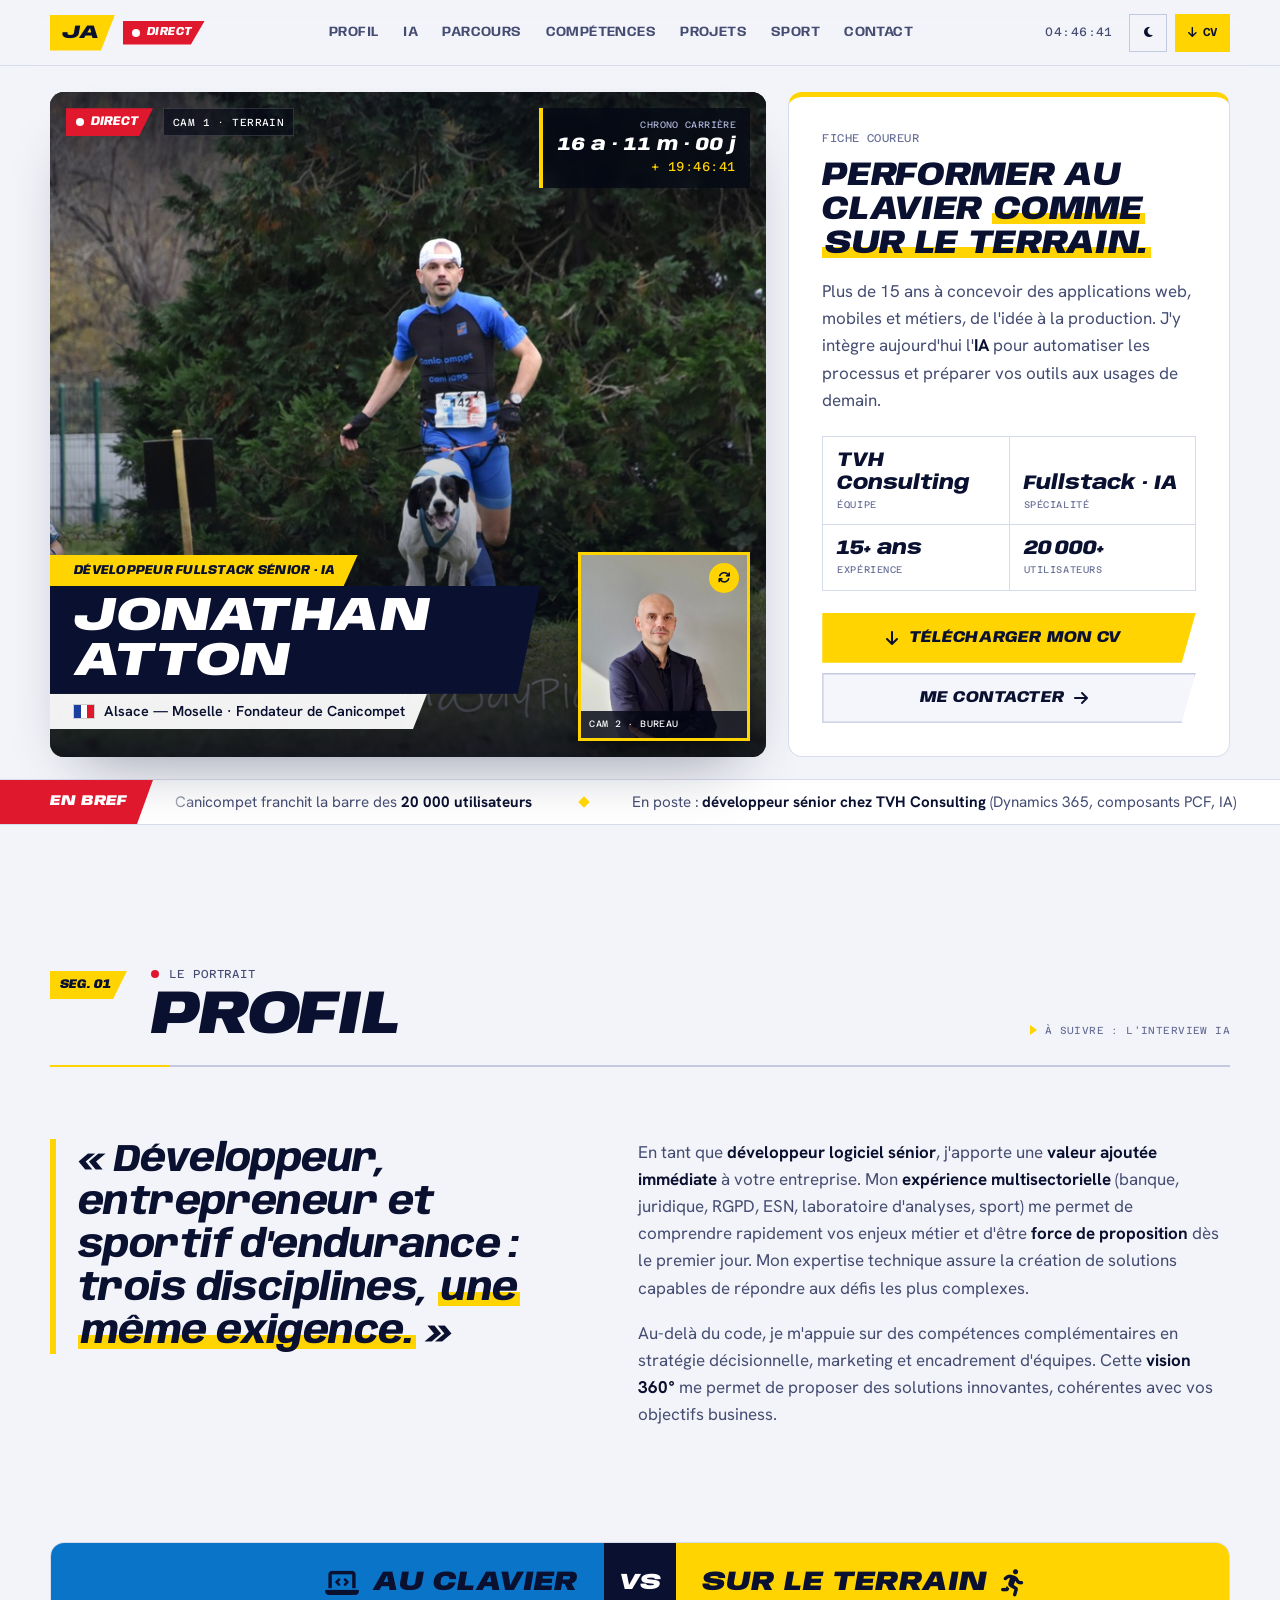
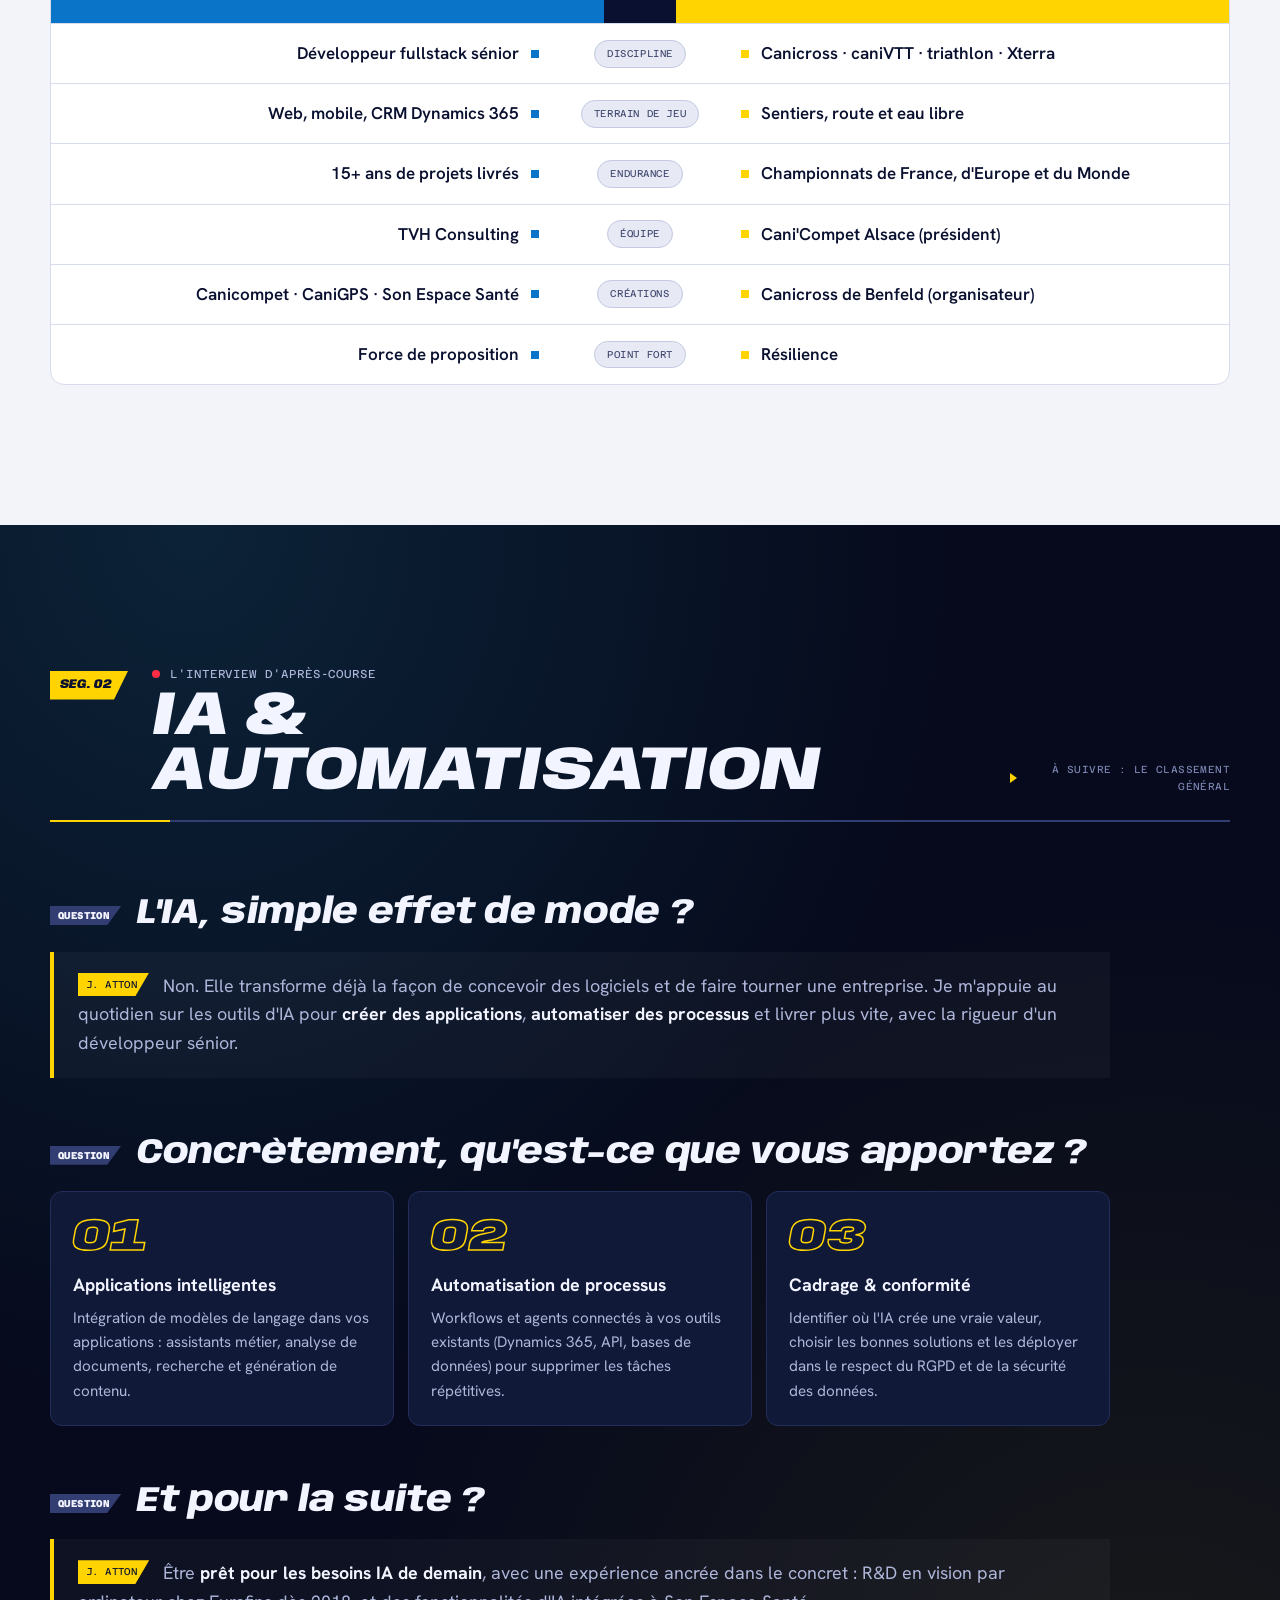
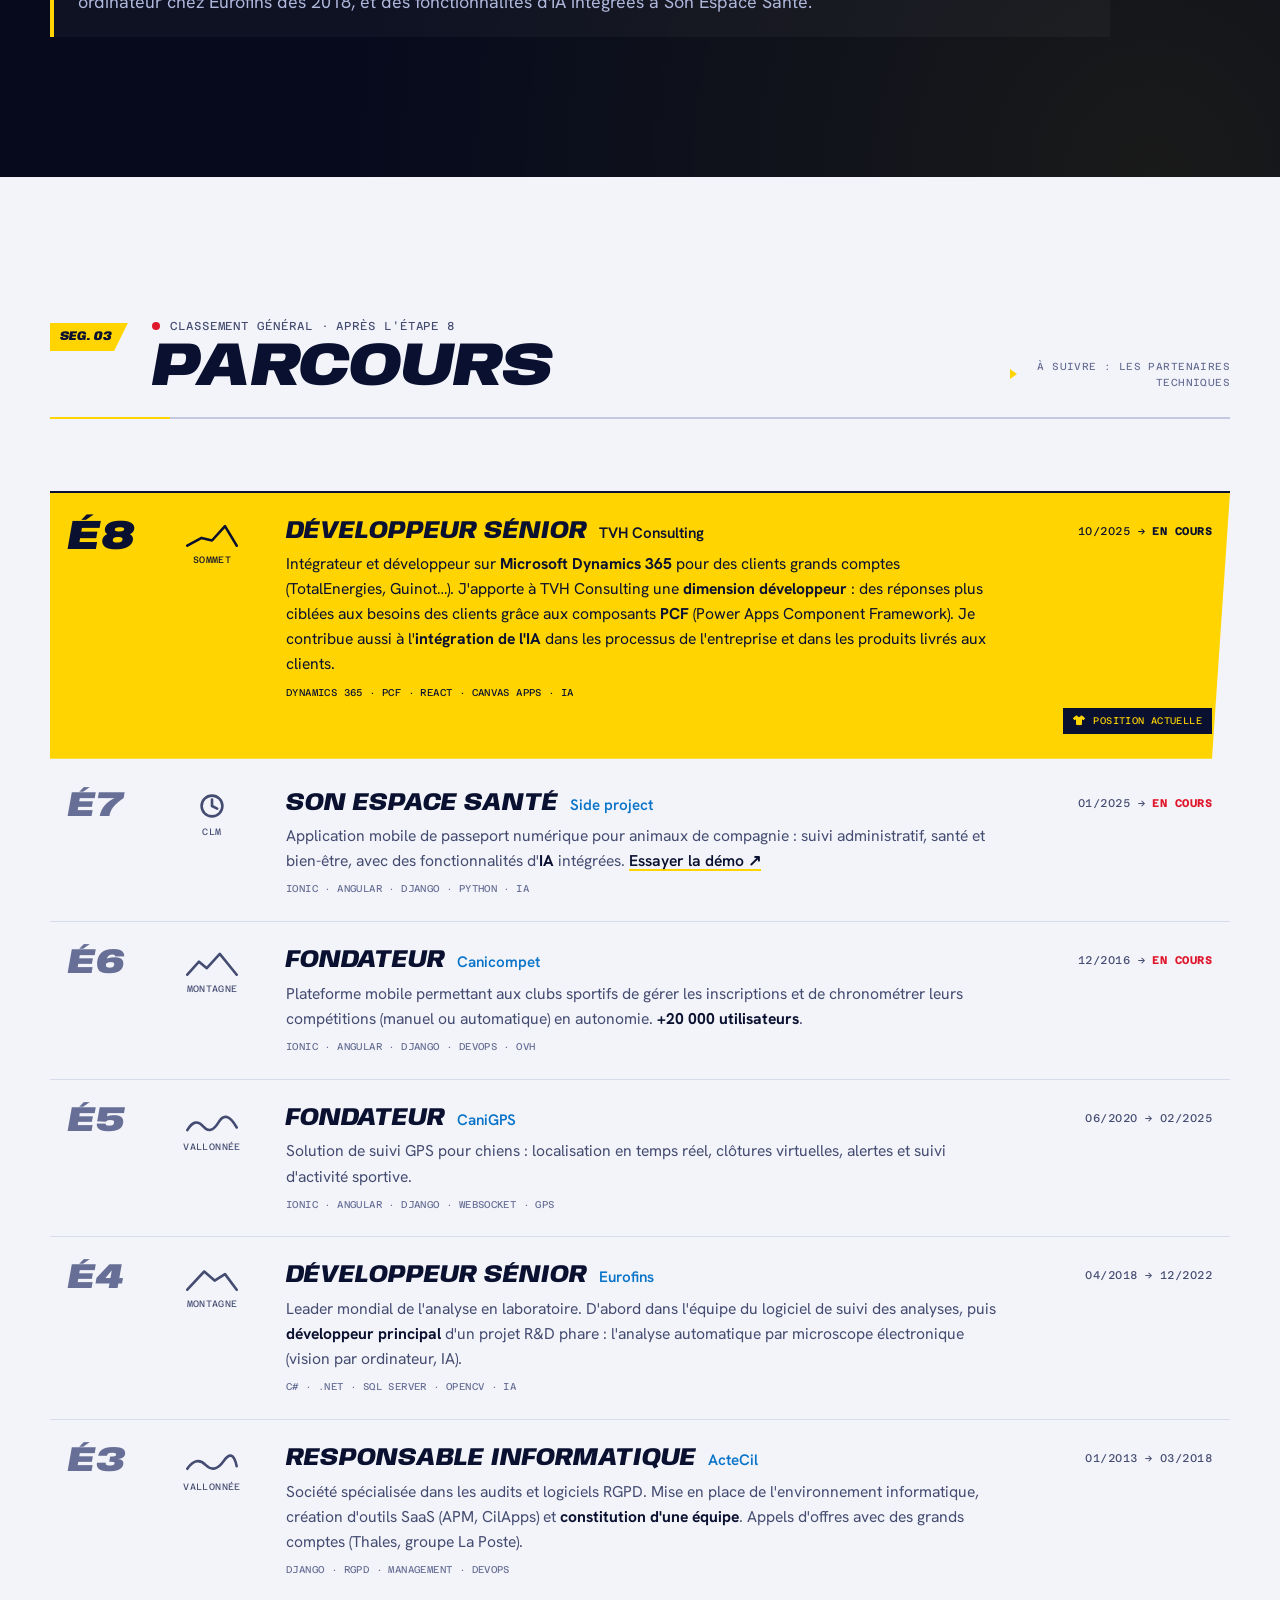
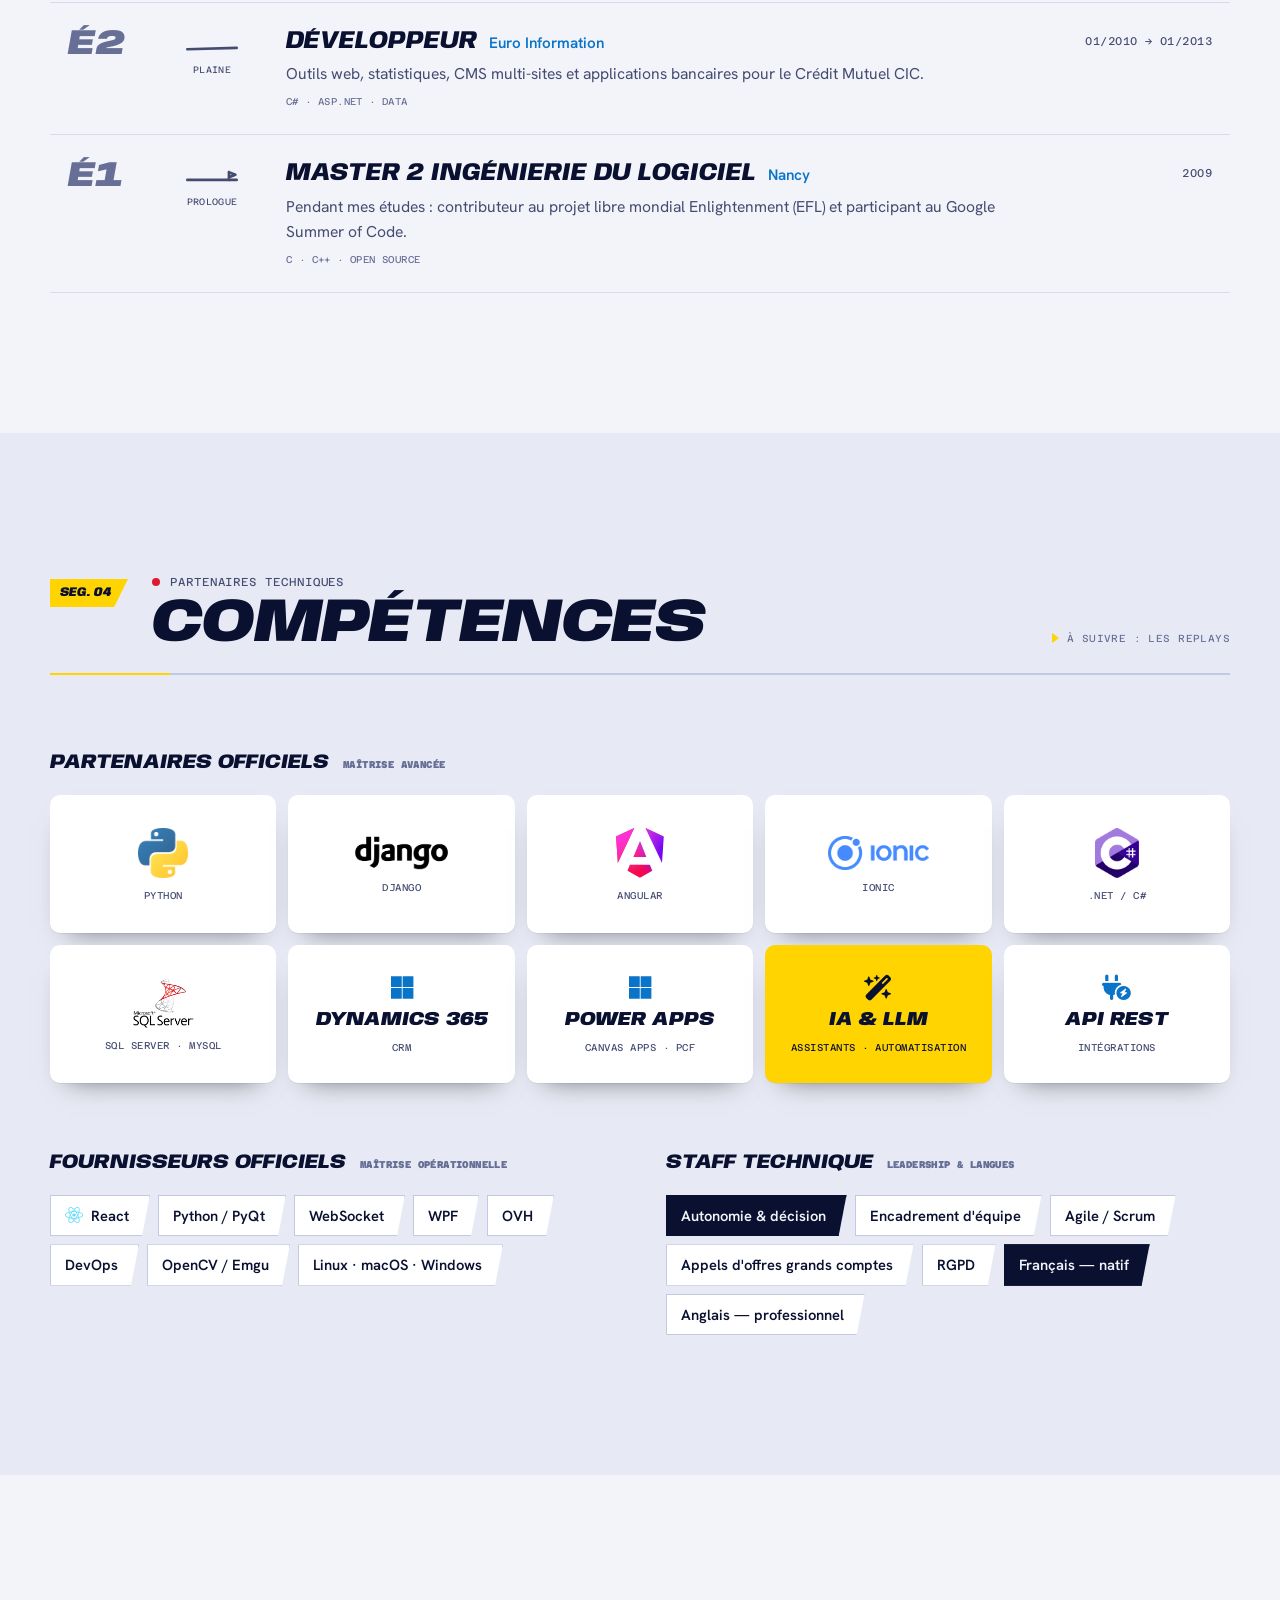
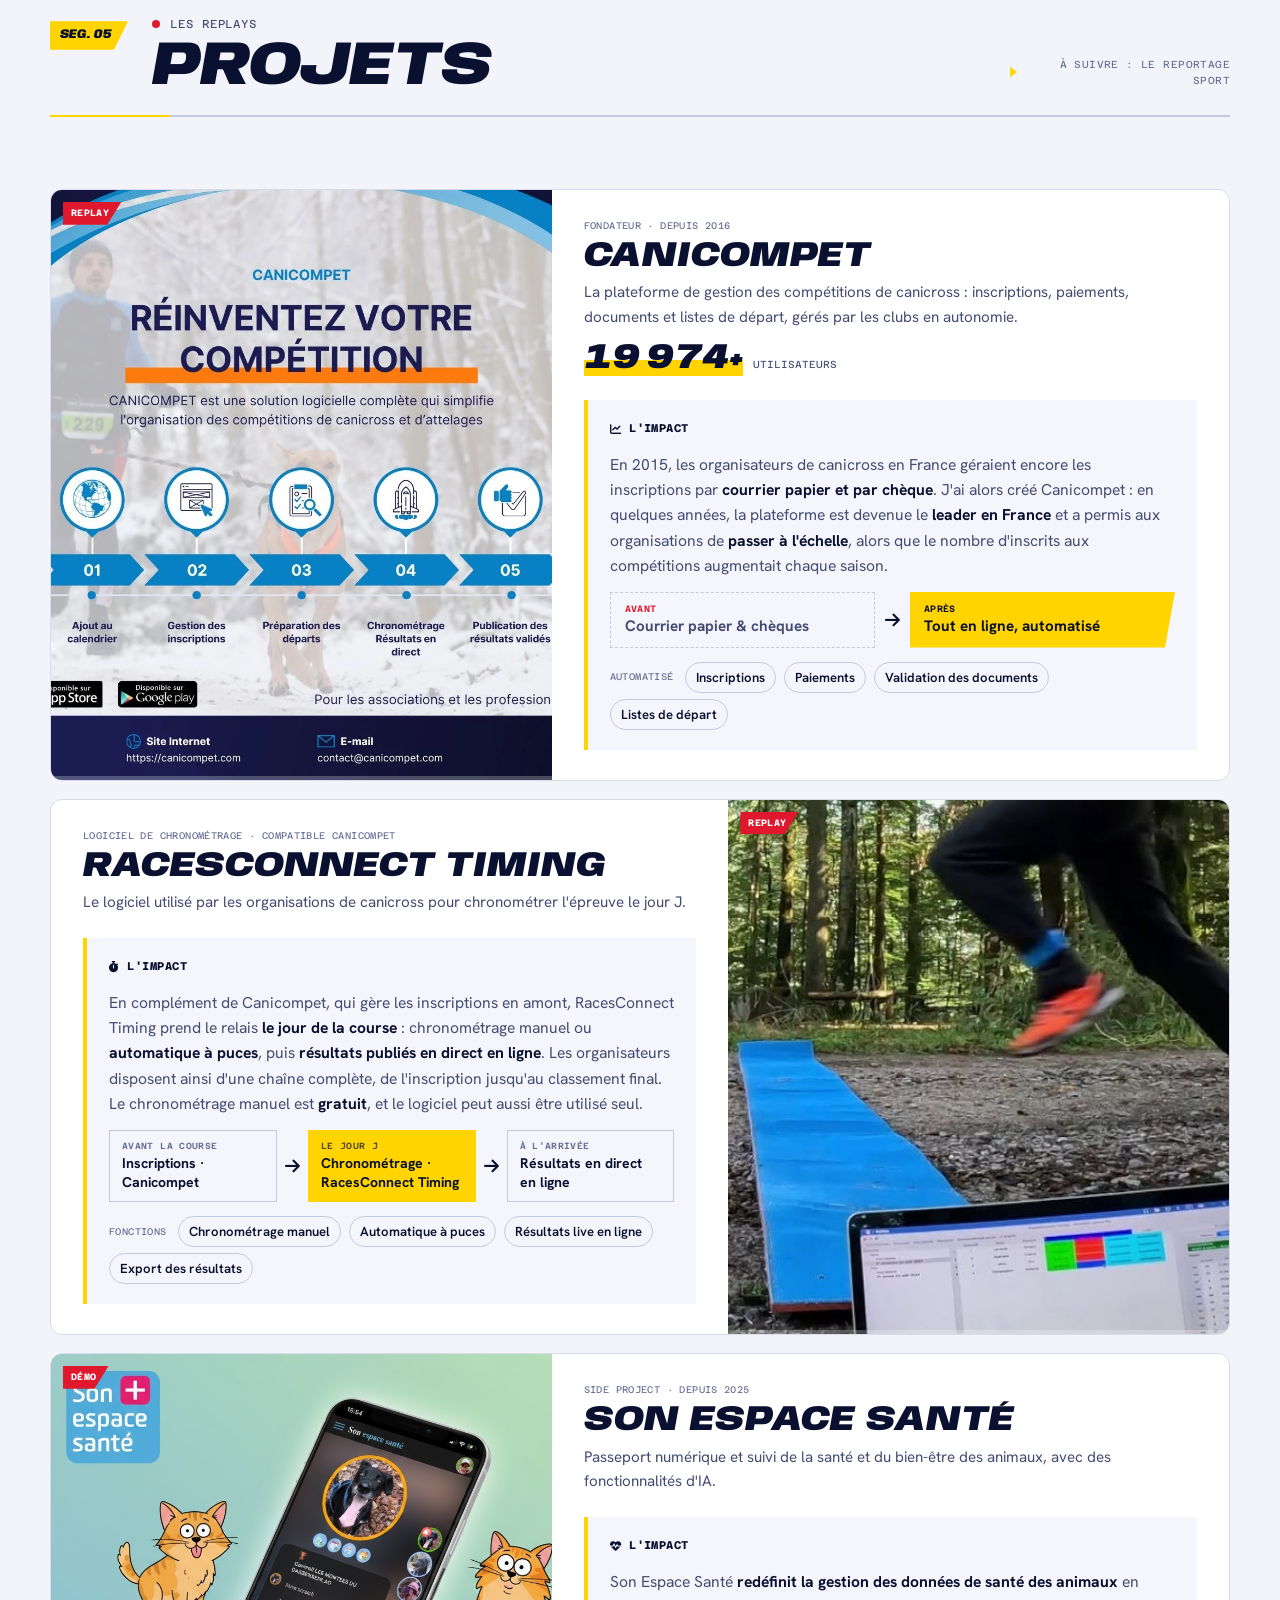
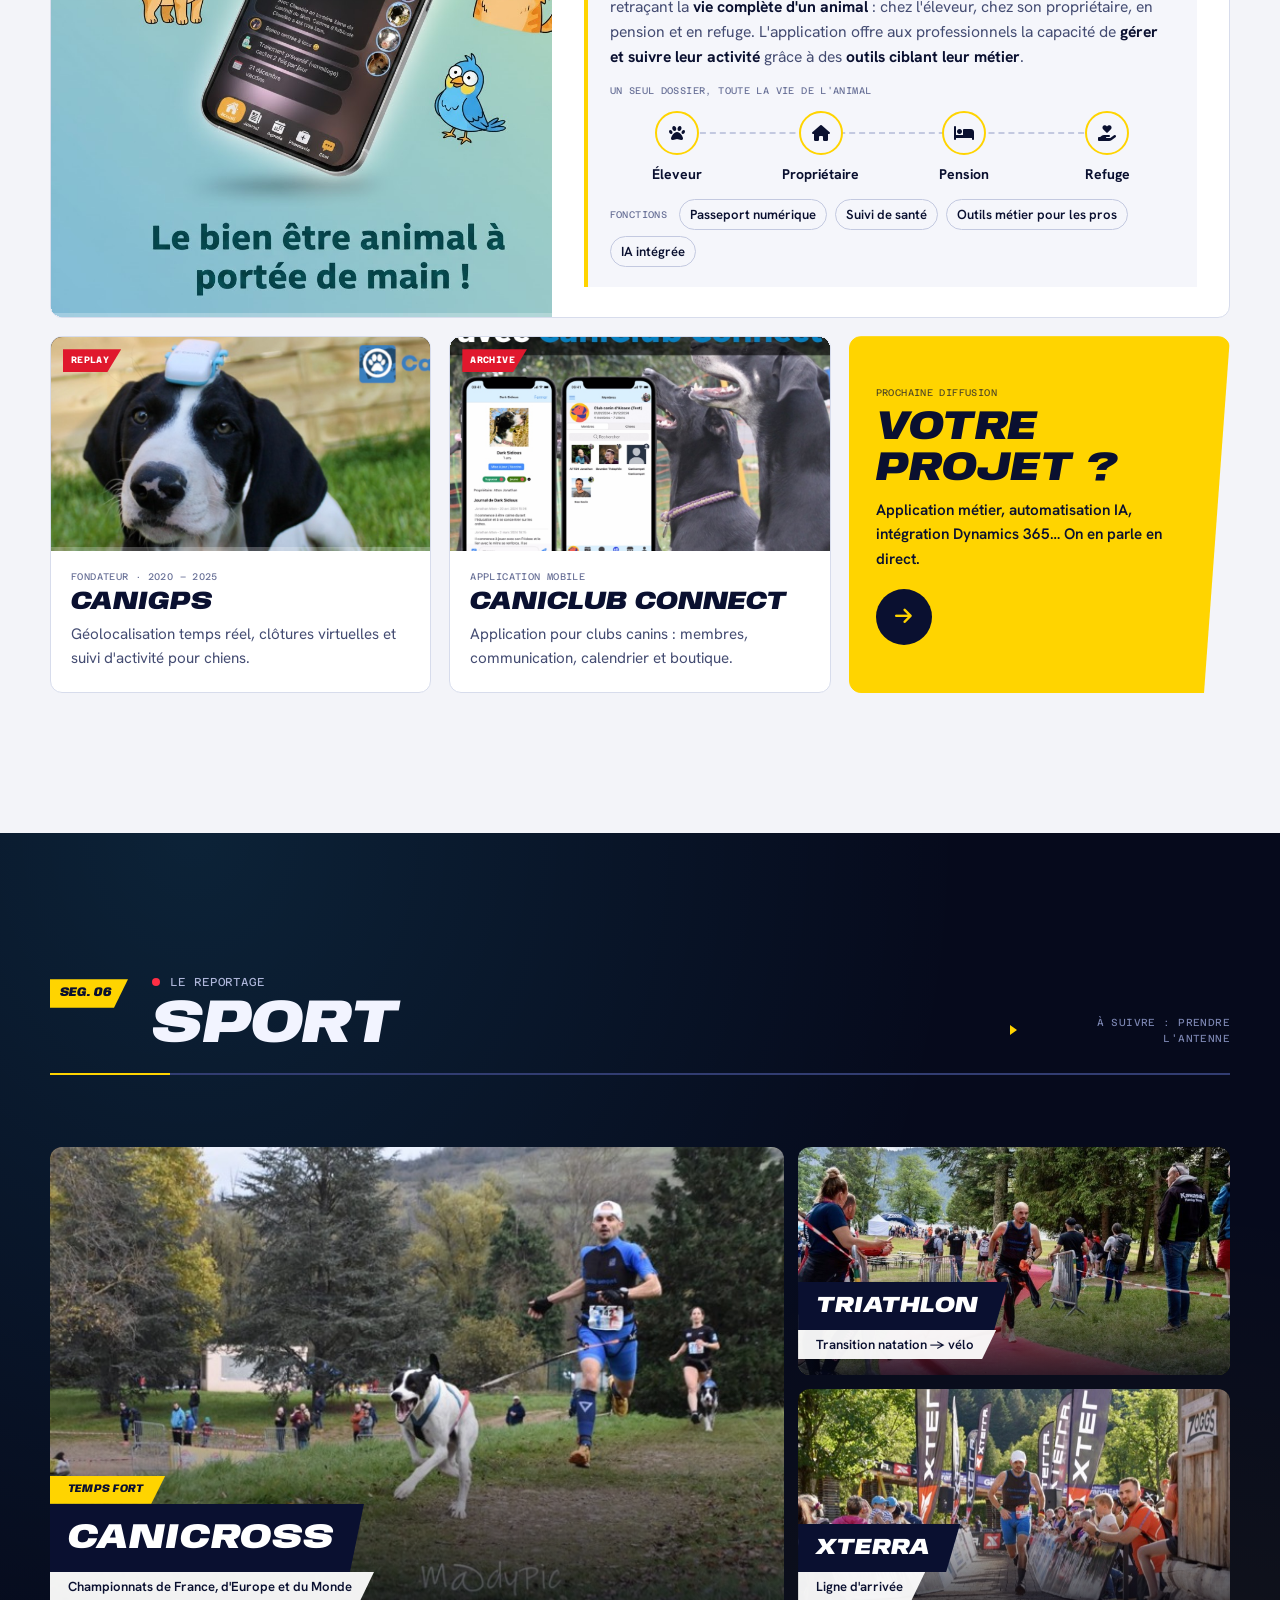
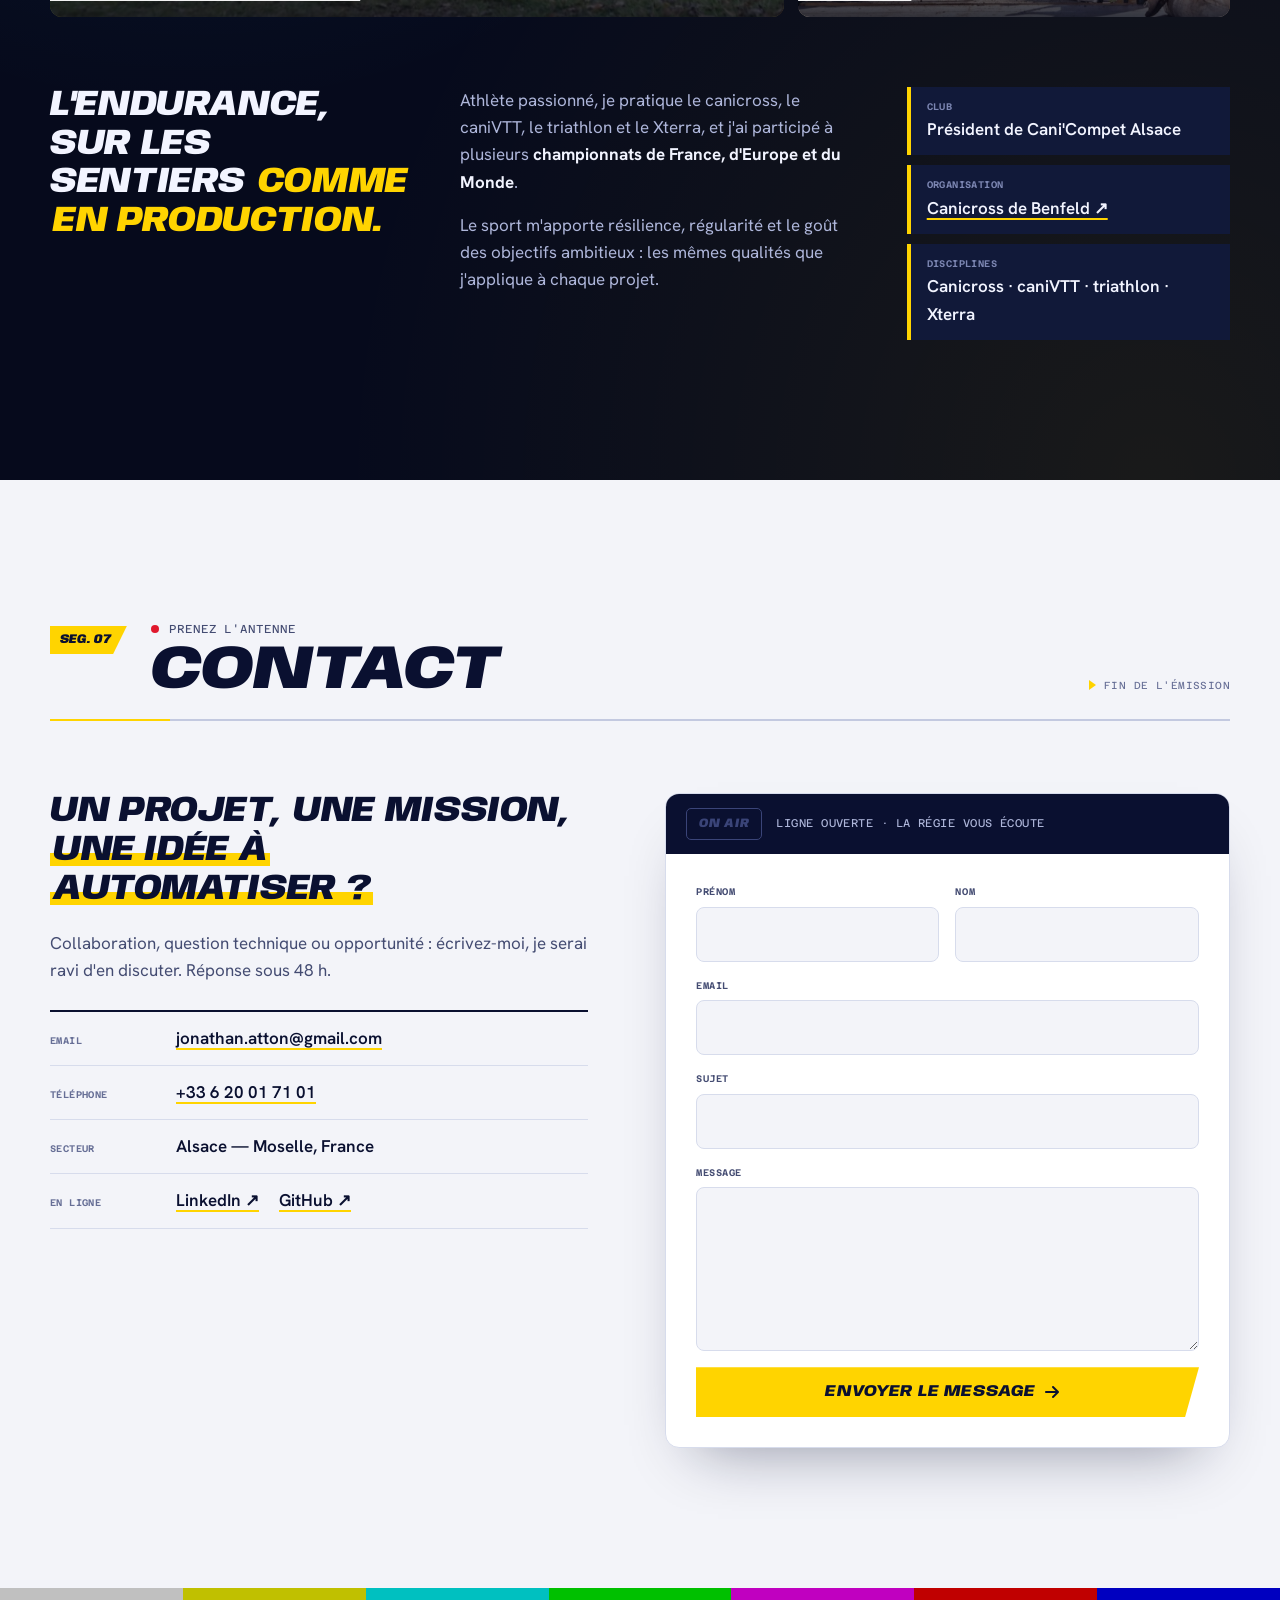
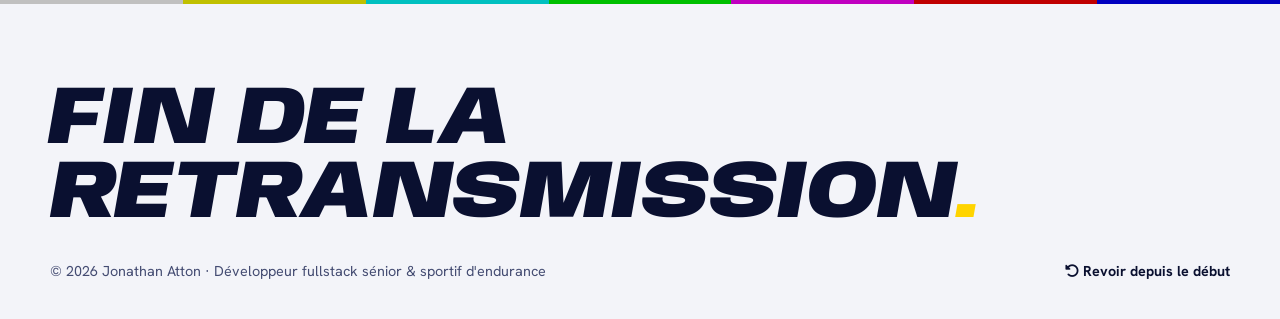
<file: c/index.html>
<!DOCTYPE html>
<html lang="fr">

<head>
    <meta charset="UTF-8">
    <meta name="viewport" content="width=device-width, initial-scale=1.0, viewport-fit=cover">
    <title>Jonathan Atton — Développeur fullstack sénior & sportif d'endurance</title>
    <meta name="description" content="Développeur fullstack sénior (15+ ans), sportif d'endurance. Python/Django, Angular/Ionic, React, .NET, Microsoft Dynamics 365, IA & automatisation de processus. Fondateur de Canicompet.">
    <meta name="author" content="Jonathan Atton">
    <meta name="robots" content="noindex, follow">
    <meta name="theme-color" content="#080c1f">

    <!-- Open Graph -->
    <meta property="og:type" content="profile">
    <meta property="og:title" content="Jonathan Atton — Développeur fullstack sénior">
    <meta property="og:description" content="Performer au clavier comme sur le terrain. Fullstack Python/Django, Angular, React, Dynamics 365 — IA & automatisation de processus. Fondateur de Canicompet.">
    <meta property="og:url" content="https://jonathan-atton.com/">
    <meta property="og:image" content="https://jonathan-atton.com/images/jonathan-atton-portrait-hd.jpg">
    <meta property="og:site_name" content="Jonathan Atton">
    <meta property="og:locale" content="fr_FR">

    <!-- Twitter Card -->
    <meta name="twitter:card" content="summary_large_image">
    <meta name="twitter:title" content="Jonathan Atton — Développeur fullstack sénior">
    <meta name="twitter:description" content="Performer au clavier comme sur le terrain. Fullstack, IA & automatisation, sportif d'endurance.">
    <meta name="twitter:image" content="https://jonathan-atton.com/images/jonathan-atton-portrait-hd.jpg">

    <link rel="canonical" href="https://jonathan-atton.com/">
    <link rel="icon" href="../favicon.svg" type="image/svg+xml">

    <script>
        (function () {
            var d = document.documentElement;
            d.classList.add('js');
            var t = null;
            try { t = localStorage.getItem('theme'); } catch (e) { }
            if (t !== 'light' && t !== 'dark') {
                t = window.matchMedia && window.matchMedia('(prefers-color-scheme: light)').matches ? 'light' : 'dark';
            }
            d.setAttribute('data-theme', t);
        })();
    </script>

    <link rel="preconnect" href="https://fonts.googleapis.com">
    <link rel="preconnect" href="https://fonts.gstatic.com" crossorigin>
    <link href="https://fonts.googleapis.com/css2?family=Anybody:ital,wdth,wght@0,50..150,300..900;1,50..150,300..900&family=Hanken+Grotesk:ital,wght@0,400..800;1,400..800&family=Azeret+Mono:wght@400..700&display=swap" rel="stylesheet">
    <link rel="stylesheet" href="https://cdnjs.cloudflare.com/ajax/libs/font-awesome/6.5.1/css/all.min.css">
    <link rel="stylesheet" href="style.css">
    <script type="application/ld+json">
    {
      "@context": "https://schema.org",
      "@type": "Person",
      "name": "Jonathan Atton",
      "jobTitle": "Développeur fullstack sénior",
      "url": "https://jonathan-atton.com/",
      "image": "https://jonathan-atton.com/images/jonathan-atton-portrait-hd.jpg",
      "email": "mailto:jonathan.atton@gmail.com",
      "telephone": "+33620017101",
      "address": { "@type": "PostalAddress", "addressRegion": "Alsace - Moselle", "addressCountry": "FR" },
      "sameAs": [
        "https://www.linkedin.com/in/jonathan-atton-4286495b/",
        "https://github.com/Watchwolf"
      ],
      "alumniOf": { "@type": "CollegeOrUniversity", "name": "Université de Nancy — Master 2 Ingénierie du logiciel" },
      "worksFor": { "@type": "Organization", "name": "TVH Consulting" },
      "knowsAbout": [
        "Python", "Django", "Angular", "Ionic", "React", "C#", ".NET", "SQL",
        "Microsoft Dynamics 365", "Power Apps", "WebSocket",
        "Intelligence artificielle", "Automatisation de processus", "Intégration de LLM",
        "RGPD", "Gestion de projet Agile", "Canicross", "Triathlon"
      ]
    }
    </script>
</head>

<body>
    <a class="skip-link" href="#main">Aller au contenu</a>

    <!-- ================= CHANNEL BAR ================= -->
    <header class="bar">
        <div class="wrap bar-inner">
            <a href="#top" class="channel" aria-label="Jonathan Atton — retour au direct">
                <span class="channel-logo">JA</span>
                <span class="channel-live"><i aria-hidden="true"></i>Direct</span>
            </a>

            <nav class="main-nav" aria-label="Navigation principale">
                <a href="#profil" data-nav="profil">Profil</a>
                <a href="#ia" data-nav="ia">IA</a>
                <a href="#parcours" data-nav="parcours">Parcours</a>
                <a href="#competences" data-nav="competences">Compétences</a>
                <a href="#projets" data-nav="projets">Projets</a>
                <a href="#sport" data-nav="sport">Sport</a>
                <a href="#contact" data-nav="contact">Contact</a>
            </nav>

            <div class="bar-tools">
                <span class="clock mono" data-clock aria-label="Heure actuelle">--:--:--</span>
                <button type="button" class="tool theme-btn" aria-label="Changer de thème">
                    <i class="fa-solid fa-moon" aria-hidden="true"></i>
                    <i class="fa-solid fa-sun" aria-hidden="true"></i>
                </button>
                <a class="tool tool-cv" href="../Jonathan-Atton-CV.pdf" download><i class="fa-solid fa-arrow-down" aria-hidden="true"></i><span>CV</span></a>
            </div>
        </div>
    </header>

    <main id="main">

        <!-- ================= HERO : LE DIRECT ================= -->
        <section id="top" class="hero">
            <div class="wrap hero-grid">

                <div class="screen in" style="--d:0">
                    <div class="feed" data-feed>
                        <img class="feed-img" data-feed-img src="../images/canicross-hd.jpg" alt="Jonathan Atton en course de canicross avec son chien" width="1086" height="724">
                        <span class="wipe" aria-hidden="true"></span>
                    </div>

                    <div class="screen-top">
                        <span class="live-pill"><i aria-hidden="true"></i>Direct</span>
                        <span class="cam-now mono" data-cam-now>CAM 1 · Terrain</span>
                    </div>

                    <div class="chrono" aria-label="Temps de course depuis janvier 2010">
                        <span class="mono">Chrono carrière</span>
                        <strong data-chrono>16 a · 00 m · 00 j</strong>
                        <span class="mono chrono-hms" data-chrono-hms>00:00:00</span>
                    </div>

                    <button type="button" class="pip" data-pip aria-label="Passer sur la caméra 2 : au bureau">
                        <img data-pip-img src="../images/jonathan-atton-portrait-hd.jpg" alt="" width="819" height="960">
                        <span class="pip-label mono" data-pip-label>CAM 2 · Bureau</span>
                        <span class="pip-swap" aria-hidden="true"><i class="fa-solid fa-arrows-rotate"></i></span>
                    </button>

                    <div class="lower-third">
                        <span class="lt-tag">Développeur fullstack sénior · IA</span>
                        <h1 class="lt-name">Jonathan Atton</h1>
                        <span class="lt-sub"><span class="flag-fr" aria-hidden="true"></span>Alsace — Moselle · Fondateur de Canicompet</span>
                    </div>
                </div>

                <aside class="rider in" style="--d:2" aria-label="Fiche coureur">
                    <p class="rider-kicker mono">Fiche coureur</p>
                    <p class="rider-title">Performer au clavier <em>comme sur le terrain.</em></p>
                    <p class="rider-lead">Plus de 15 ans à concevoir des applications web, mobiles et métiers, de l'idée à la production. J'y intègre aujourd'hui l'<strong>IA</strong> pour automatiser les processus et préparer vos outils aux usages de demain.</p>

                    <dl class="rider-stats">
                        <div><dt>Équipe</dt><dd>TVH Consulting</dd></div>
                        <div><dt>Spécialité</dt><dd>Fullstack · IA</dd></div>
                        <div><dt>Expérience</dt><dd><span data-count="15">15</span>+ ans</dd></div>
                        <div><dt>Utilisateurs</dt><dd><span data-count="20000">20 000</span>+</dd></div>
                    </dl>

                    <div class="rider-actions">
                        <a class="btn btn-yellow" href="../Jonathan-Atton-CV.pdf" download><i class="fa-solid fa-arrow-down" aria-hidden="true"></i> Télécharger mon CV</a>
                        <a class="btn btn-ghost" href="#contact">Me contacter <i class="fa-solid fa-arrow-right" aria-hidden="true"></i></a>
                    </div>
                </aside>
            </div>

            <div class="ticker" aria-label="Les infos en bref">
                <span class="ticker-label">En bref</span>
                <div class="ticker-viewport">
                    <div class="ticker-track" data-ticker>
                        <span>Canicompet franchit la barre des <b>20 000 utilisateurs</b></span>
                        <span>En poste : <b>développeur sénior chez TVH Consulting</b> (Dynamics 365, composants PCF, IA)</span>
                        <span>Son Espace Santé : <b>démo en ligne</b> avec fonctionnalités d'IA</span>
                        <span>Canicross, triathlon, Xterra : présent aux <b>championnats de France, d'Europe et du Monde</b></span>
                        <span>L'IA au service des <b>processus métiers</b> : applications, automatisation, conformité RGPD</span>
                        <span>Président du club <b>Cani'Compet Alsace</b> et organisateur du Canicross de Benfeld</span>
                    </div>
                </div>
            </div>
        </section>

        <!-- ================= SEG 01 — LE PORTRAIT ================= -->
        <section id="profil" class="section">
            <div class="wrap">
                <header class="seg-head reveal">
                    <span class="seg-num">Seg. 01</span>
                    <div class="seg-titles">
                        <p class="seg-kicker">Le portrait</p>
                        <h2 class="seg-title">Profil</h2>
                    </div>
                    <p class="seg-next mono">À suivre : l'interview IA</p>
                </header>

                <div class="portrait">
                    <blockquote class="pull reveal">
                        <p>« Développeur, entrepreneur et sportif d'endurance : trois disciplines, <em>une même exigence.</em> »</p>
                    </blockquote>
                    <div class="portrait-text reveal" style="--d:1">
                        <p>En tant que <strong>développeur logiciel sénior</strong>, j'apporte une <strong>valeur ajoutée immédiate</strong> à votre entreprise. Mon <strong>expérience multisectorielle</strong> (banque, juridique, RGPD, ESN, laboratoire d'analyses, sport) me permet de comprendre rapidement vos enjeux métier et d'être <strong>force de proposition</strong> dès le premier jour. Mon expertise technique assure la création de solutions capables de répondre aux défis les plus complexes.</p>
                        <p>Au-delà du code, je m'appuie sur des compétences complémentaires en stratégie décisionnelle, marketing et encadrement d'équipes. Cette <strong>vision 360°</strong> me permet de proposer des solutions innovantes, cohérentes avec vos objectifs business.</p>
                    </div>
                </div>

                <!-- Head-to-head -->
                <div class="versus reveal">
                    <div class="vs-head">
                        <div class="vs-side vs-dev"><i class="fa-solid fa-laptop-code" aria-hidden="true"></i><span>Au clavier</span></div>
                        <span class="vs-badge" aria-hidden="true">VS</span>
                        <div class="vs-side vs-sport"><span>Sur le terrain</span><i class="fa-solid fa-person-running" aria-hidden="true"></i></div>
                    </div>
                    <dl class="vs-rows">
                        <div class="vs-row"><dt>Discipline</dt><dd class="vs-l">Développeur fullstack sénior</dd><dd class="vs-r">Canicross · caniVTT · triathlon · Xterra</dd></div>
                        <div class="vs-row"><dt>Terrain de jeu</dt><dd class="vs-l">Web, mobile, CRM Dynamics 365</dd><dd class="vs-r">Sentiers, route et eau libre</dd></div>
                        <div class="vs-row"><dt>Endurance</dt><dd class="vs-l">15+ ans de projets livrés</dd><dd class="vs-r">Championnats de France, d'Europe et du Monde</dd></div>
                        <div class="vs-row"><dt>Équipe</dt><dd class="vs-l">TVH Consulting</dd><dd class="vs-r">Cani'Compet Alsace (président)</dd></div>
                        <div class="vs-row"><dt>Créations</dt><dd class="vs-l">Canicompet · CaniGPS · Son Espace Santé</dd><dd class="vs-r">Canicross de Benfeld (organisateur)</dd></div>
                        <div class="vs-row"><dt>Point fort</dt><dd class="vs-l">Force de proposition</dd><dd class="vs-r">Résilience</dd></div>
                    </dl>
                </div>
            </div>
        </section>

        <!-- ================= SEG 02 — L'INTERVIEW (IA) ================= -->
        <section id="ia" class="section section-set">
            <div class="wrap">
                <header class="seg-head reveal">
                    <span class="seg-num">Seg. 02</span>
                    <div class="seg-titles">
                        <p class="seg-kicker">L'interview d'après-course</p>
                        <h2 class="seg-title">IA &amp; automatisation</h2>
                    </div>
                    <p class="seg-next mono">À suivre : le classement général</p>
                </header>

                <div class="interview">
                    <div class="qa reveal">
                        <p class="q"><span class="speaker mono">Question</span>L'IA, simple effet de mode&nbsp;?</p>
                        <p class="a"><span class="speaker speaker-ja mono">J. Atton</span>Non. Elle transforme déjà la façon de concevoir des logiciels et de faire tourner une entreprise. Je m'appuie au quotidien sur les outils d'IA pour <strong>créer des applications</strong>, <strong>automatiser des processus</strong> et livrer plus vite, avec la rigueur d'un développeur sénior.</p>
                    </div>

                    <div class="qa reveal">
                        <p class="q"><span class="speaker mono">Question</span>Concrètement, qu'est-ce que vous apportez&nbsp;?</p>
                        <ol class="ai-cards">
                            <li>
                                <span class="ai-num">01</span>
                                <h3>Applications intelligentes</h3>
                                <p>Intégration de modèles de langage dans vos applications : assistants métier, analyse de documents, recherche et génération de contenu.</p>
                            </li>
                            <li>
                                <span class="ai-num">02</span>
                                <h3>Automatisation de processus</h3>
                                <p>Workflows et agents connectés à vos outils existants (Dynamics 365, API, bases de données) pour supprimer les tâches répétitives.</p>
                            </li>
                            <li>
                                <span class="ai-num">03</span>
                                <h3>Cadrage &amp; conformité</h3>
                                <p>Identifier où l'IA crée une vraie valeur, choisir les bonnes solutions et les déployer dans le respect du RGPD et de la sécurité des données.</p>
                            </li>
                        </ol>
                    </div>

                    <div class="qa reveal">
                        <p class="q"><span class="speaker mono">Question</span>Et pour la suite&nbsp;?</p>
                        <p class="a"><span class="speaker speaker-ja mono">J. Atton</span>Être <strong>prêt pour les besoins IA de demain</strong>, avec une expérience ancrée dans le concret : R&amp;D en vision par ordinateur chez Eurofins dès 2018, et des fonctionnalités d'IA intégrées à Son Espace Santé.</p>
                    </div>
                </div>
            </div>
        </section>

        <!-- ================= SEG 03 — CLASSEMENT GÉNÉRAL ================= -->
        <section id="parcours" class="section">
            <div class="wrap">
                <header class="seg-head reveal">
                    <span class="seg-num">Seg. 03</span>
                    <div class="seg-titles">
                        <p class="seg-kicker">Classement général · après l'étape 8</p>
                        <h2 class="seg-title">Parcours</h2>
                    </div>
                    <p class="seg-next mono">À suivre : les partenaires techniques</p>
                </header>

                <ol class="standings">
                    <li class="stage is-leader reveal">
                        <span class="st-num">É8</span>
                        <span class="st-profile" title="Arrivée au sommet"><svg viewBox="0 0 40 20" aria-hidden="true"><path d="M1 19 L12 13 L20 15 L30 4 L39 19" /></svg><span class="mono">Sommet</span></span>
                        <div class="st-main">
                            <h3>Développeur sénior <span>TVH Consulting</span></h3>
                            <p>Intégrateur et développeur sur <strong>Microsoft Dynamics 365</strong> pour des clients grands comptes (TotalEnergies, Guinot…). J'apporte à TVH Consulting une <strong>dimension développeur</strong> : des réponses plus ciblées aux besoins des clients grâce aux composants <strong>PCF</strong> (Power Apps Component Framework). Je contribue aussi à l'<strong>intégration de l'IA</strong> dans les processus de l'entreprise et dans les produits livrés aux clients.</p>
                            <p class="st-tags mono">Dynamics 365 · PCF · React · Canvas Apps · IA</p>
                        </div>
                        <span class="st-time mono">10/2025 → <b>en cours</b></span>
                        <span class="st-jersey mono"><i class="fa-solid fa-shirt" aria-hidden="true"></i>Position actuelle</span>
                    </li>
                    <li class="stage reveal">
                        <span class="st-num">É7</span>
                        <span class="st-profile" title="Contre-la-montre"><svg viewBox="0 0 40 20" aria-hidden="true"><circle cx="20" cy="10" r="8" /><path d="M20 5 V10 L24 12" /></svg><span class="mono">CLM</span></span>
                        <div class="st-main">
                            <h3>Son Espace Santé <span>Side project</span></h3>
                            <p>Application mobile de passeport numérique pour animaux de compagnie : suivi administratif, santé et bien-être, avec des fonctionnalités d'<strong>IA</strong> intégrées. <a href="https://apps.sonespacesante.com/login?demo=1" target="_blank" rel="noopener noreferrer">Essayer la démo ↗</a></p>
                            <p class="st-tags mono">Ionic · Angular · Django · Python · IA</p>
                        </div>
                        <span class="st-time mono">01/2025 → <b>en cours</b></span>
                    </li>
                    <li class="stage reveal">
                        <span class="st-num">É6</span>
                        <span class="st-profile" title="Étape de montagne"><svg viewBox="0 0 40 20" aria-hidden="true"><path d="M1 19 L10 9 L16 14 L26 3 L39 19" /></svg><span class="mono">Montagne</span></span>
                        <div class="st-main">
                            <h3>Fondateur <span>Canicompet</span></h3>
                            <p>Plateforme mobile permettant aux clubs sportifs de gérer les inscriptions et de chronométrer leurs compétitions (manuel ou automatique) en autonomie. <strong>+20 000 utilisateurs</strong>.</p>
                            <p class="st-tags mono">Ionic · Angular · Django · DevOps · OVH</p>
                        </div>
                        <span class="st-time mono">12/2016 → <b>en cours</b></span>
                    </li>
                    <li class="stage reveal">
                        <span class="st-num">É5</span>
                        <span class="st-profile" title="Étape vallonnée"><svg viewBox="0 0 40 20" aria-hidden="true"><path d="M1 17 Q7 7 13 14 T25 11 T39 15" /></svg><span class="mono">Vallonnée</span></span>
                        <div class="st-main">
                            <h3>Fondateur <span>CaniGPS</span></h3>
                            <p>Solution de suivi GPS pour chiens : localisation en temps réel, clôtures virtuelles, alertes et suivi d'activité sportive.</p>
                            <p class="st-tags mono">Ionic · Angular · Django · WebSocket · GPS</p>
                        </div>
                        <span class="st-time mono">06/2020 → 02/2025</span>
                    </li>
                    <li class="stage reveal">
                        <span class="st-num">É4</span>
                        <span class="st-profile" title="Étape de montagne"><svg viewBox="0 0 40 20" aria-hidden="true"><path d="M1 19 L14 5 L22 12 L30 7 L39 19" /></svg><span class="mono">Montagne</span></span>
                        <div class="st-main">
                            <h3>Développeur sénior <span>Eurofins</span></h3>
                            <p>Leader mondial de l'analyse en laboratoire. D'abord dans l'équipe du logiciel de suivi des analyses, puis <strong>développeur principal</strong> d'un projet R&amp;D phare : l'analyse automatique par microscope électronique (vision par ordinateur, IA).</p>
                            <p class="st-tags mono">C# · .NET · SQL Server · OpenCV · IA</p>
                        </div>
                        <span class="st-time mono">04/2018 → 12/2022</span>
                    </li>
                    <li class="stage reveal">
                        <span class="st-num">É3</span>
                        <span class="st-profile" title="Étape vallonnée"><svg viewBox="0 0 40 20" aria-hidden="true"><path d="M1 16 Q8 6 15 13 T29 10 T39 14" /></svg><span class="mono">Vallonnée</span></span>
                        <div class="st-main">
                            <h3>Responsable informatique <span>ActeCil</span></h3>
                            <p>Société spécialisée dans les audits et logiciels RGPD. Mise en place de l'environnement informatique, création d'outils SaaS (APM, CilApps) et <strong>constitution d'une équipe</strong>. Appels d'offres avec des grands comptes (Thales, groupe La Poste).</p>
                            <p class="st-tags mono">Django · RGPD · Management · DevOps</p>
                        </div>
                        <span class="st-time mono">01/2013 → 03/2018</span>
                    </li>
                    <li class="stage reveal">
                        <span class="st-num">É2</span>
                        <span class="st-profile" title="Étape de plaine"><svg viewBox="0 0 40 20" aria-hidden="true"><path d="M1 14 L39 13" /></svg><span class="mono">Plaine</span></span>
                        <div class="st-main">
                            <h3>Développeur <span>Euro Information</span></h3>
                            <p>Outils web, statistiques, CMS multi-sites et applications bancaires pour le Crédit Mutuel CIC.</p>
                            <p class="st-tags mono">C# · ASP.NET · Data</p>
                        </div>
                        <span class="st-time mono">01/2010 → 01/2013</span>
                    </li>
                    <li class="stage reveal">
                        <span class="st-num">É1</span>
                        <span class="st-profile" title="Prologue"><svg viewBox="0 0 40 20" aria-hidden="true"><path d="M1 13 L39 13" /><path d="M33 7 V13 M33 7 L38 9 L33 11" /></svg><span class="mono">Prologue</span></span>
                        <div class="st-main">
                            <h3>Master 2 Ingénierie du logiciel <span>Nancy</span></h3>
                            <p>Pendant mes études : contributeur au projet libre mondial Enlightenment (EFL) et participant au Google Summer of Code.</p>
                            <p class="st-tags mono">C · C++ · Open source</p>
                        </div>
                        <span class="st-time mono">2009</span>
                    </li>
                </ol>
            </div>
        </section>

        <!-- ================= SEG 04 — PARTENAIRES TECHNIQUES ================= -->
        <section id="competences" class="section section-alt">
            <div class="wrap">
                <header class="seg-head reveal">
                    <span class="seg-num">Seg. 04</span>
                    <div class="seg-titles">
                        <p class="seg-kicker">Partenaires techniques</p>
                        <h2 class="seg-title">Compétences</h2>
                    </div>
                    <p class="seg-next mono">À suivre : les replays</p>
                </header>

                <h3 class="tier reveal"><span>Partenaires officiels</span><em class="mono">maîtrise avancée</em></h3>
                <ul class="sponsors">
                    <li class="sponsor reveal"><img src="../images/python.png" alt="" loading="lazy"><span>Python</span></li>
                    <li class="sponsor reveal" style="--d:1"><img src="../images/django.png" alt="" loading="lazy" class="wide"><span>Django</span></li>
                    <li class="sponsor reveal" style="--d:2"><img src="../images/angular.svg" alt="" loading="lazy"><span>Angular</span></li>
                    <li class="sponsor reveal" style="--d:3"><img src="../images/ionic.png" alt="" loading="lazy" class="wide"><span>Ionic</span></li>
                    <li class="sponsor reveal"><img src="../images/csharp.png" alt="" loading="lazy"><span>.NET / C#</span></li>
                    <li class="sponsor reveal" style="--d:1"><img src="../images/Microsoft_SQL_server_logo.png" alt="" loading="lazy"><span>SQL Server · MySQL</span></li>
                    <li class="sponsor sponsor-word reveal" style="--d:2"><i class="fa-brands fa-microsoft" aria-hidden="true"></i><b>Dynamics 365</b><span>CRM</span></li>
                    <li class="sponsor sponsor-word reveal" style="--d:3"><i class="fa-brands fa-microsoft" aria-hidden="true"></i><b>Power Apps</b><span>Canvas Apps · PCF</span></li>
                    <li class="sponsor sponsor-word sponsor-ai reveal"><i class="fa-solid fa-wand-magic-sparkles" aria-hidden="true"></i><b>IA &amp; LLM</b><span>Assistants · automatisation</span></li>
                    <li class="sponsor sponsor-word reveal" style="--d:1"><i class="fa-solid fa-plug-circle-bolt" aria-hidden="true"></i><b>API REST</b><span>Intégrations</span></li>
                </ul>

                <div class="tiers-2">
                    <div class="reveal">
                        <h3 class="tier"><span>Fournisseurs officiels</span><em class="mono">maîtrise opérationnelle</em></h3>
                        <ul class="chips">
                            <li><img src="../images/react.png" alt="" loading="lazy">React</li>
                            <li>Python / PyQt</li>
                            <li>WebSocket</li>
                            <li>WPF</li>
                            <li>OVH</li>
                            <li>DevOps</li>
                            <li>OpenCV / Emgu</li>
                            <li>Linux · macOS · Windows</li>
                        </ul>
                    </div>
                    <div class="reveal" style="--d:1">
                        <h3 class="tier"><span>Staff technique</span><em class="mono">leadership &amp; langues</em></h3>
                        <ul class="chips">
                            <li class="is-strong">Autonomie &amp; décision</li>
                            <li>Encadrement d'équipe</li>
                            <li>Agile / Scrum</li>
                            <li>Appels d'offres grands comptes</li>
                            <li>RGPD</li>
                            <li class="is-strong">Français — natif</li>
                            <li>Anglais — professionnel</li>
                        </ul>
                    </div>
                </div>
            </div>
        </section>

        <!-- ================= SEG 05 — LES REPLAYS ================= -->
        <section id="projets" class="section">
            <div class="wrap">
                <header class="seg-head reveal">
                    <span class="seg-num">Seg. 05</span>
                    <div class="seg-titles">
                        <p class="seg-kicker">Les replays</p>
                        <h2 class="seg-title">Projets</h2>
                    </div>
                    <p class="seg-next mono">À suivre : le reportage sport</p>
                </header>

                <div class="replays">
                    <a class="replay replay-main reveal" href="https://canicompet.com" target="_blank" rel="noopener noreferrer">
                        <span class="replay-thumb"><img src="../images/canicompet-affiche.webp" alt="" loading="lazy" style="object-position:50% 22%"><span class="play" aria-hidden="true"><i class="fa-solid fa-play"></i></span><span class="replay-tag mono">Replay</span><span class="replay-bar" aria-hidden="true"></span></span>
                        <span class="replay-body">
                            <span class="replay-meta mono">Fondateur · depuis 2016</span>
                            <span class="replay-title">Canicompet</span>
                            <span class="replay-desc">La plateforme de gestion des compétitions de canicross : inscriptions, paiements, documents et listes de départ, gérés par les clubs en autonomie.</span>
                            <span class="replay-stat"><b><span data-count="20000">20 000</span>+</b> utilisateurs</span>

                            <span class="impact">
                                <span class="impact-head mono"><i class="fa-solid fa-chart-line" aria-hidden="true"></i>L'impact</span>
                                <span class="impact-text">En 2015, les organisateurs de canicross en France géraient encore les inscriptions par <b>courrier papier et par chèque</b>. J'ai alors créé Canicompet : en quelques années, la plateforme est devenue le <b>leader en France</b> et a permis aux organisations de <b>passer à l'échelle</b>, alors que le nombre d'inscrits aux compétitions augmentait chaque saison.</span>
                                <span class="impact-shift">
                                    <span class="shift-before"><span class="mono">Avant</span>Courrier papier &amp; chèques</span>
                                    <span class="shift-arrow" aria-hidden="true"><i class="fa-solid fa-arrow-right"></i></span>
                                    <span class="shift-after"><span class="mono">Après</span>Tout en ligne, automatisé</span>
                                </span>
                                <span class="impact-auto">
                                    <span class="mono">Automatisé</span>
                                    <span class="impact-chip">Inscriptions</span>
                                    <span class="impact-chip">Paiements</span>
                                    <span class="impact-chip">Validation des documents</span>
                                    <span class="impact-chip">Listes de départ</span>
                                </span>
                            </span>
                        </span>
                    </a>
                    <a class="replay replay-main replay-alt reveal" href="https://canicompet.com/canicompet/2" target="_blank" rel="noopener noreferrer">
                        <span class="replay-thumb"><img src="../images/racesconnect-timing.jpg" alt="" loading="lazy" style="object-position:50% 72%"><span class="play" aria-hidden="true"><i class="fa-solid fa-play"></i></span><span class="replay-tag mono">Replay</span><span class="replay-bar" aria-hidden="true"></span></span>
                        <span class="replay-body">
                            <span class="replay-meta mono">Logiciel de chronométrage · compatible Canicompet</span>
                            <span class="replay-title">RacesConnect Timing</span>
                            <span class="replay-desc">Le logiciel utilisé par les organisations de canicross pour chronométrer l'épreuve le jour J.</span>

                            <span class="impact">
                                <span class="impact-head mono"><i class="fa-solid fa-stopwatch" aria-hidden="true"></i>L'impact</span>
                                <span class="impact-text">En complément de Canicompet, qui gère les inscriptions en amont, RacesConnect Timing prend le relais <b>le jour de la course</b> : chronométrage manuel ou <b>automatique à puces</b>, puis <b>résultats publiés en direct en ligne</b>. Les organisateurs disposent ainsi d'une chaîne complète, de l'inscription jusqu'au classement final. Le chronométrage manuel est <b>gratuit</b>, et le logiciel peut aussi être utilisé seul.</span>
                                <span class="impact-flow">
                                    <span class="flow-step"><span class="mono">Avant la course</span>Inscriptions · Canicompet</span>
                                    <span class="shift-arrow" aria-hidden="true"><i class="fa-solid fa-arrow-right"></i></span>
                                    <span class="flow-step is-current"><span class="mono">Le jour J</span>Chronométrage · RacesConnect Timing</span>
                                    <span class="shift-arrow" aria-hidden="true"><i class="fa-solid fa-arrow-right"></i></span>
                                    <span class="flow-step"><span class="mono">À l'arrivée</span>Résultats en direct en ligne</span>
                                </span>
                                <span class="impact-auto">
                                    <span class="mono">Fonctions</span>
                                    <span class="impact-chip">Chronométrage manuel</span>
                                    <span class="impact-chip">Automatique à puces</span>
                                    <span class="impact-chip">Résultats live en ligne</span>
                                    <span class="impact-chip">Export des résultats</span>
                                </span>
                            </span>
                        </span>
                    </a>
                    <a class="replay replay-main reveal" href="https://apps.sonespacesante.com/login?demo=1" target="_blank" rel="noopener noreferrer">
                        <span class="replay-thumb"><img src="../images/son-espace-sante.png" alt="" loading="lazy" style="object-position:0% 50%"><span class="play" aria-hidden="true"><i class="fa-solid fa-play"></i></span><span class="replay-tag mono">Démo</span><span class="replay-bar" aria-hidden="true"></span></span>
                        <span class="replay-body">
                            <span class="replay-meta mono">Side project · depuis 2025</span>
                            <span class="replay-title">Son Espace Santé</span>
                            <span class="replay-desc">Passeport numérique et suivi de la santé et du bien-être des animaux, avec des fonctionnalités d'IA.</span>

                            <span class="impact">
                                <span class="impact-head mono"><i class="fa-solid fa-heart-pulse" aria-hidden="true"></i>L'impact</span>
                                <span class="impact-text">Son Espace Santé <b>redéfinit la gestion des données de santé des animaux</b> en retraçant la <b>vie complète d'un animal</b> : chez l'éleveur, chez son propriétaire, en pension et en refuge. L'application offre aux professionnels la capacité de <b>gérer et suivre leur activité</b> grâce à des <b>outils ciblant leur métier</b>.</span>
                                <span class="journey">
                                    <span class="journey-title mono">Un seul dossier, toute la vie de l'animal</span>
                                    <span class="journey-stops">
                                        <span class="journey-stop"><i class="fa-solid fa-paw" aria-hidden="true"></i>Éleveur</span>
                                        <span class="journey-stop"><i class="fa-solid fa-house" aria-hidden="true"></i>Propriétaire</span>
                                        <span class="journey-stop"><i class="fa-solid fa-bed" aria-hidden="true"></i>Pension</span>
                                        <span class="journey-stop"><i class="fa-solid fa-hand-holding-heart" aria-hidden="true"></i>Refuge</span>
                                    </span>
                                </span>
                                <span class="impact-auto">
                                    <span class="mono">Fonctions</span>
                                    <span class="impact-chip">Passeport numérique</span>
                                    <span class="impact-chip">Suivi de santé</span>
                                    <span class="impact-chip">Outils métier pour les pros</span>
                                    <span class="impact-chip">IA intégrée</span>
                                </span>
                            </span>
                        </span>
                    </a>
                    <a class="replay reveal" href="https://canigps.fr" target="_blank" rel="noopener noreferrer">
                        <span class="replay-thumb"><img src="../images/canigps_apps-1024x299.png" alt="" loading="lazy" style="object-position:70% 50%"><span class="play" aria-hidden="true"><i class="fa-solid fa-play"></i></span><span class="replay-tag mono">Replay</span><span class="replay-bar" aria-hidden="true"></span></span>
                        <span class="replay-body">
                            <span class="replay-meta mono">Fondateur · 2020 – 2025</span>
                            <span class="replay-title">CaniGPS</span>
                            <span class="replay-desc">Géolocalisation temps réel, clôtures virtuelles et suivi d'activité pour chiens.</span>
                        </span>
                    </a>
                    <div class="replay reveal" style="--d:1">
                        <span class="replay-thumb"><img src="../images/caniclub-connect.jpg" alt="" loading="lazy" style="object-position:50% 70%"><span class="replay-tag mono">Archive</span></span>
                        <span class="replay-body">
                            <span class="replay-meta mono">Application mobile</span>
                            <span class="replay-title">CaniClub Connect</span>
                            <span class="replay-desc">Application pour clubs canins : membres, communication, calendrier et boutique.</span>
                        </span>
                    </div>
                    <a class="replay replay-next reveal" style="--d:2" href="#contact">
                        <span class="replay-meta mono">Prochaine diffusion</span>
                        <span class="replay-title">Votre projet&nbsp;?</span>
                        <span class="replay-desc">Application métier, automatisation IA, intégration Dynamics 365… On en parle en direct.</span>
                        <span class="next-arrow" aria-hidden="true"><i class="fa-solid fa-arrow-right"></i></span>
                    </a>
                </div>
            </div>
        </section>

        <!-- ================= SEG 06 — LE REPORTAGE (sport) ================= -->
        <section id="sport" class="section section-set">
            <div class="wrap">
                <header class="seg-head reveal">
                    <span class="seg-num">Seg. 06</span>
                    <div class="seg-titles">
                        <p class="seg-kicker">Le reportage</p>
                        <h2 class="seg-title">Sport</h2>
                    </div>
                    <p class="seg-next mono">À suivre : prendre l'antenne</p>
                </header>

                <div class="highlights">
                    <figure class="hl hl-main reveal">
                        <img src="../images/FCAB2D79-2C3F-43FF-BF05-7690E92FD2E2_1_105_c-1024x683.jpeg" alt="Jonathan Atton en compétition de canicross" loading="lazy" width="700" height="467">
                        <figcaption class="hl-lt"><span class="lt-tag">Temps fort</span><b>Canicross</b><span>Championnats de France, d'Europe et du Monde</span></figcaption>
                    </figure>
                    <figure class="hl reveal" style="--d:1">
                        <img src="../images/E3CB5563-38F4-49E4-92AA-5CBF122BCEBA_1_105_c-1024x683.jpeg" alt="Jonathan Atton lors de la transition d'un triathlon" loading="lazy" width="700" height="467">
                        <figcaption class="hl-lt"><b>Triathlon</b><span>Transition natation → vélo</span></figcaption>
                    </figure>
                    <figure class="hl reveal" style="--d:2">
                        <img src="../images/DFAD2798-CE25-41A5-9EF6-79DEAA083C6F_1_105_c-1-1024x684.jpeg" alt="Jonathan Atton franchissant l'arrivée d'une course Xterra" loading="lazy" width="700" height="467">
                        <figcaption class="hl-lt"><b>Xterra</b><span>Ligne d'arrivée</span></figcaption>
                    </figure>
                </div>

                <div class="report">
                    <p class="report-lead reveal">L'endurance, sur les sentiers <em>comme en production.</em></p>
                    <div class="report-text reveal" style="--d:1">
                        <p>Athlète passionné, je pratique le canicross, le caniVTT, le triathlon et le Xterra, et j'ai participé à plusieurs <strong>championnats de France, d'Europe et du Monde</strong>.</p>
                        <p>Le sport m'apporte résilience, régularité et le goût des objectifs ambitieux : les mêmes qualités que j'applique à chaque projet.</p>
                    </div>
                    <ul class="report-facts reveal" style="--d:2">
                        <li><span class="mono">Club</span>Président de Cani'Compet Alsace</li>
                        <li><span class="mono">Organisation</span><a href="https://canicrossdebenfeld.canicompet.com/" target="_blank" rel="noopener noreferrer">Canicross de Benfeld ↗</a></li>
                        <li><span class="mono">Disciplines</span>Canicross · caniVTT · triathlon · Xterra</li>
                    </ul>
                </div>
            </div>
        </section>

        <!-- ================= SEG 07 — PRENDRE L'ANTENNE ================= -->
        <section id="contact" class="section">
            <div class="wrap">
                <header class="seg-head reveal">
                    <span class="seg-num">Seg. 07</span>
                    <div class="seg-titles">
                        <p class="seg-kicker">Prenez l'antenne</p>
                        <h2 class="seg-title">Contact</h2>
                    </div>
                    <p class="seg-next mono">Fin de l'émission</p>
                </header>

                <div class="contact">
                    <div class="contact-info reveal">
                        <p class="report-lead">Un projet, une mission, <em>une idée à automatiser&nbsp;?</em></p>
                        <p>Collaboration, question technique ou opportunité : écrivez-moi, je serai ravi d'en discuter. Réponse sous 48 h.</p>
                        <ul class="contact-list">
                            <li><span class="mono">Email</span><a href="mailto:jonathan.atton@gmail.com">jonathan.atton@gmail.com</a></li>
                            <li><span class="mono">Téléphone</span><a href="tel:+33620017101">+33 6 20 01 71 01</a></li>
                            <li><span class="mono">Secteur</span><span>Alsace — Moselle, France</span></li>
                            <li><span class="mono">En ligne</span><span class="links"><a href="https://www.linkedin.com/in/jonathan-atton-4286495b/" target="_blank" rel="noopener noreferrer">LinkedIn ↗</a><a href="https://github.com/Watchwolf" target="_blank" rel="noopener noreferrer">GitHub ↗</a></span></li>
                        </ul>
                    </div>

                    <div class="studio reveal" style="--d:1">
                        <div class="studio-head">
                            <span class="onair" aria-hidden="true">On air</span>
                            <span class="mono">Ligne ouverte · la régie vous écoute</span>
                        </div>
                        <form id="contactForm" class="form" novalidate>
                            <div class="row">
                                <label class="field"><span>Prénom</span><input type="text" name="firstName" autocomplete="given-name" required></label>
                                <label class="field"><span>Nom</span><input type="text" name="lastName" autocomplete="family-name" required></label>
                            </div>
                            <label class="field"><span>Email</span><input type="email" name="email" autocomplete="email" required></label>
                            <label class="field"><span>Sujet</span><input type="text" name="subject" required></label>
                            <label class="field"><span>Message</span><textarea name="message" rows="5" required></textarea></label>
                            <p class="form-error" role="alert" hidden></p>
                            <button type="submit" class="btn btn-yellow btn-wide"><span class="btn-label">Envoyer le message</span> <i class="fa-solid fa-arrow-right" aria-hidden="true"></i></button>
                        </form>
                        <div class="form-ok" hidden>
                            <span class="ok-icon" aria-hidden="true"><i class="fa-solid fa-tower-broadcast"></i></span>
                            <h3>Message reçu en régie&nbsp;!</h3>
                            <p>Merci pour votre message. Je vous réponds dans les plus brefs délais.</p>
                            <button type="button" class="btn btn-ghost" data-form-again>Envoyer un autre message</button>
                        </div>
                    </div>
                </div>
            </div>
        </section>
    </main>

    <!-- ================= END OF BROADCAST ================= -->
    <footer class="end">
        <div class="bars" aria-hidden="true"><i></i><i></i><i></i><i></i><i></i><i></i><i></i></div>
        <div class="wrap end-inner">
            <p class="end-title">Fin de la retransmission<span>.</span></p>
            <div class="end-row">
                <p>© 2026 Jonathan Atton · Développeur fullstack sénior &amp; sportif d'endurance</p>
                <a href="#top"><i class="fa-solid fa-rotate-left" aria-hidden="true"></i> Revoir depuis le début</a>
            </div>
        </div>
    </footer>

    <!-- ================= MOBILE NAV ================= -->
    <nav class="bottom-nav" aria-label="Navigation mobile">
        <a href="#profil" data-nav="profil"><i class="fa-solid fa-user" aria-hidden="true"></i><span>Profil</span></a>
        <a href="#ia" data-nav="ia"><i class="fa-solid fa-microphone" aria-hidden="true"></i><span>IA</span></a>
        <a href="#parcours" data-nav="parcours"><i class="fa-solid fa-list-ol" aria-hidden="true"></i><span>Parcours</span></a>
        <a href="#projets" data-nav="projets"><i class="fa-solid fa-circle-play" aria-hidden="true"></i><span>Projets</span></a>
        <a href="#sport" data-nav="sport"><i class="fa-solid fa-person-running" aria-hidden="true"></i><span>Sport</span></a>
        <a href="#contact" data-nav="contact"><i class="fa-solid fa-tower-broadcast" aria-hidden="true"></i><span>Contact</span></a>
    </nav>

    <script src="script.js"></script>
</body>

</html>
</file>
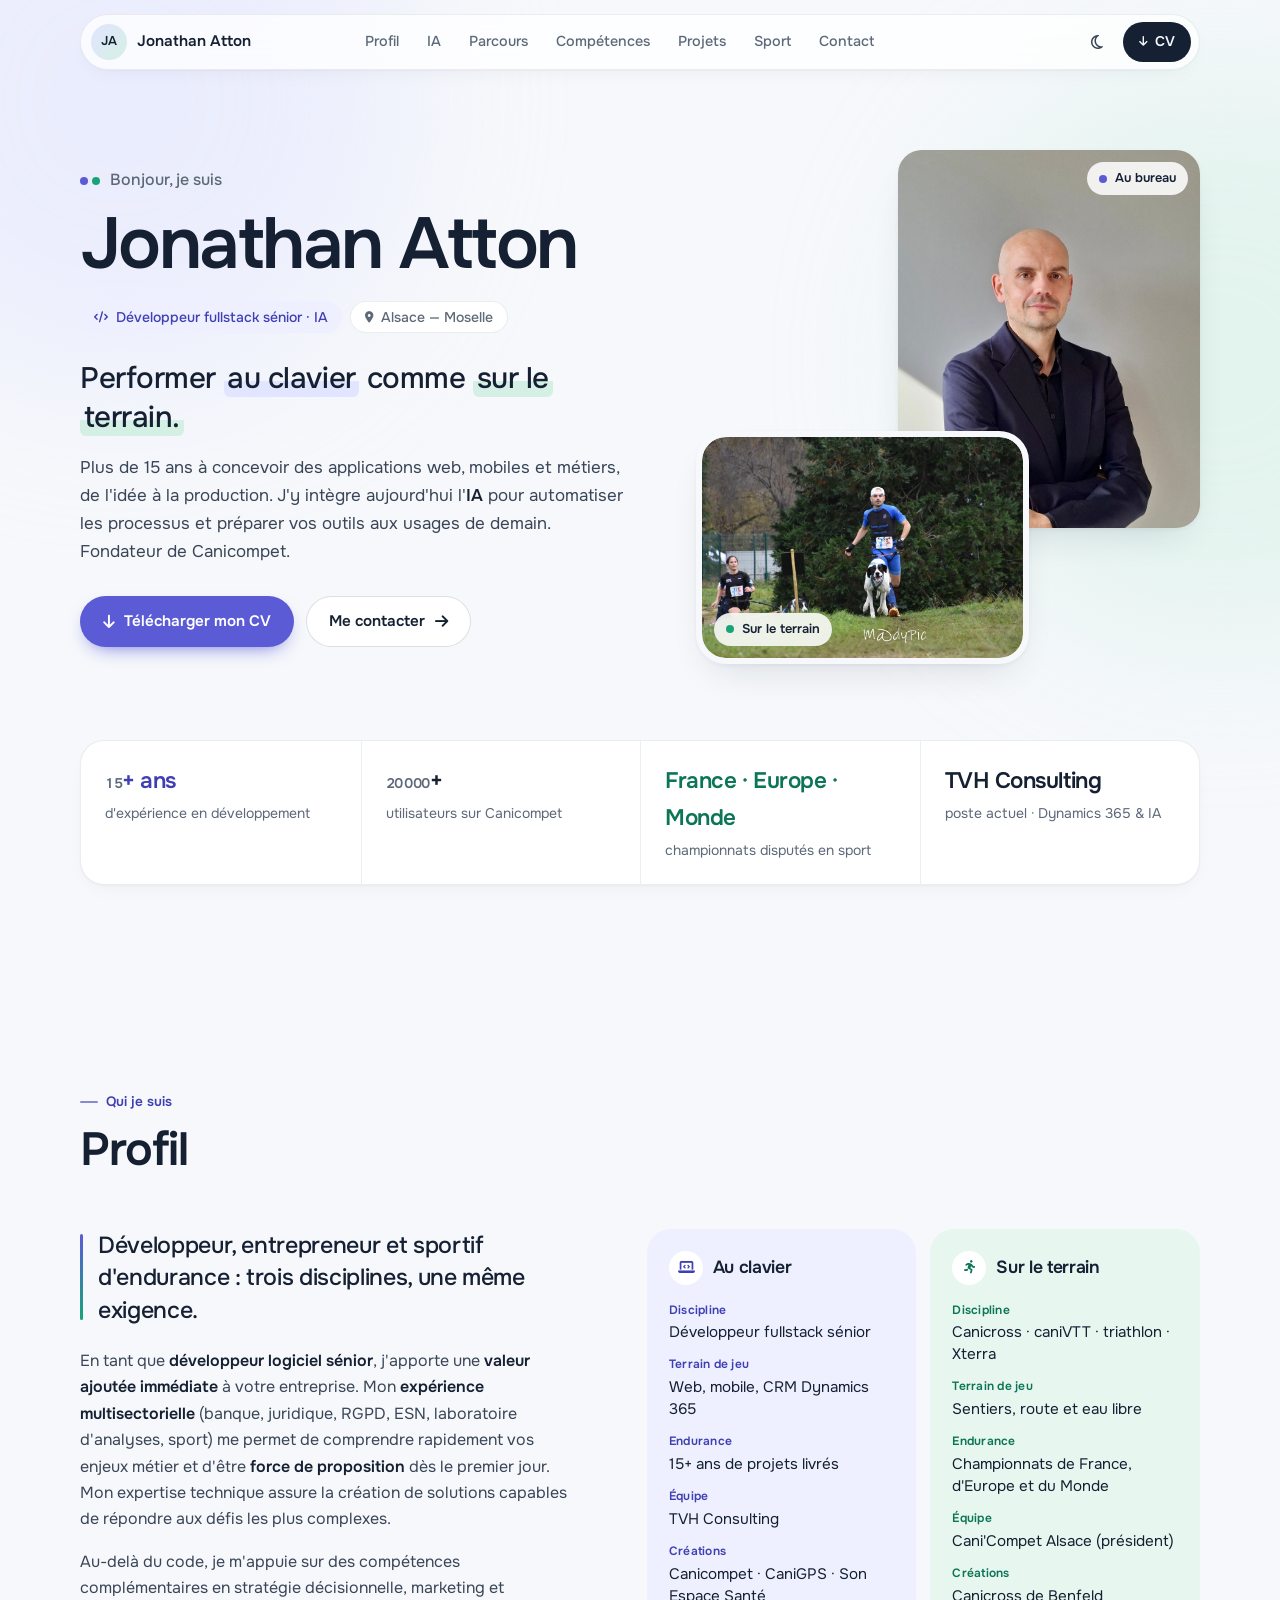
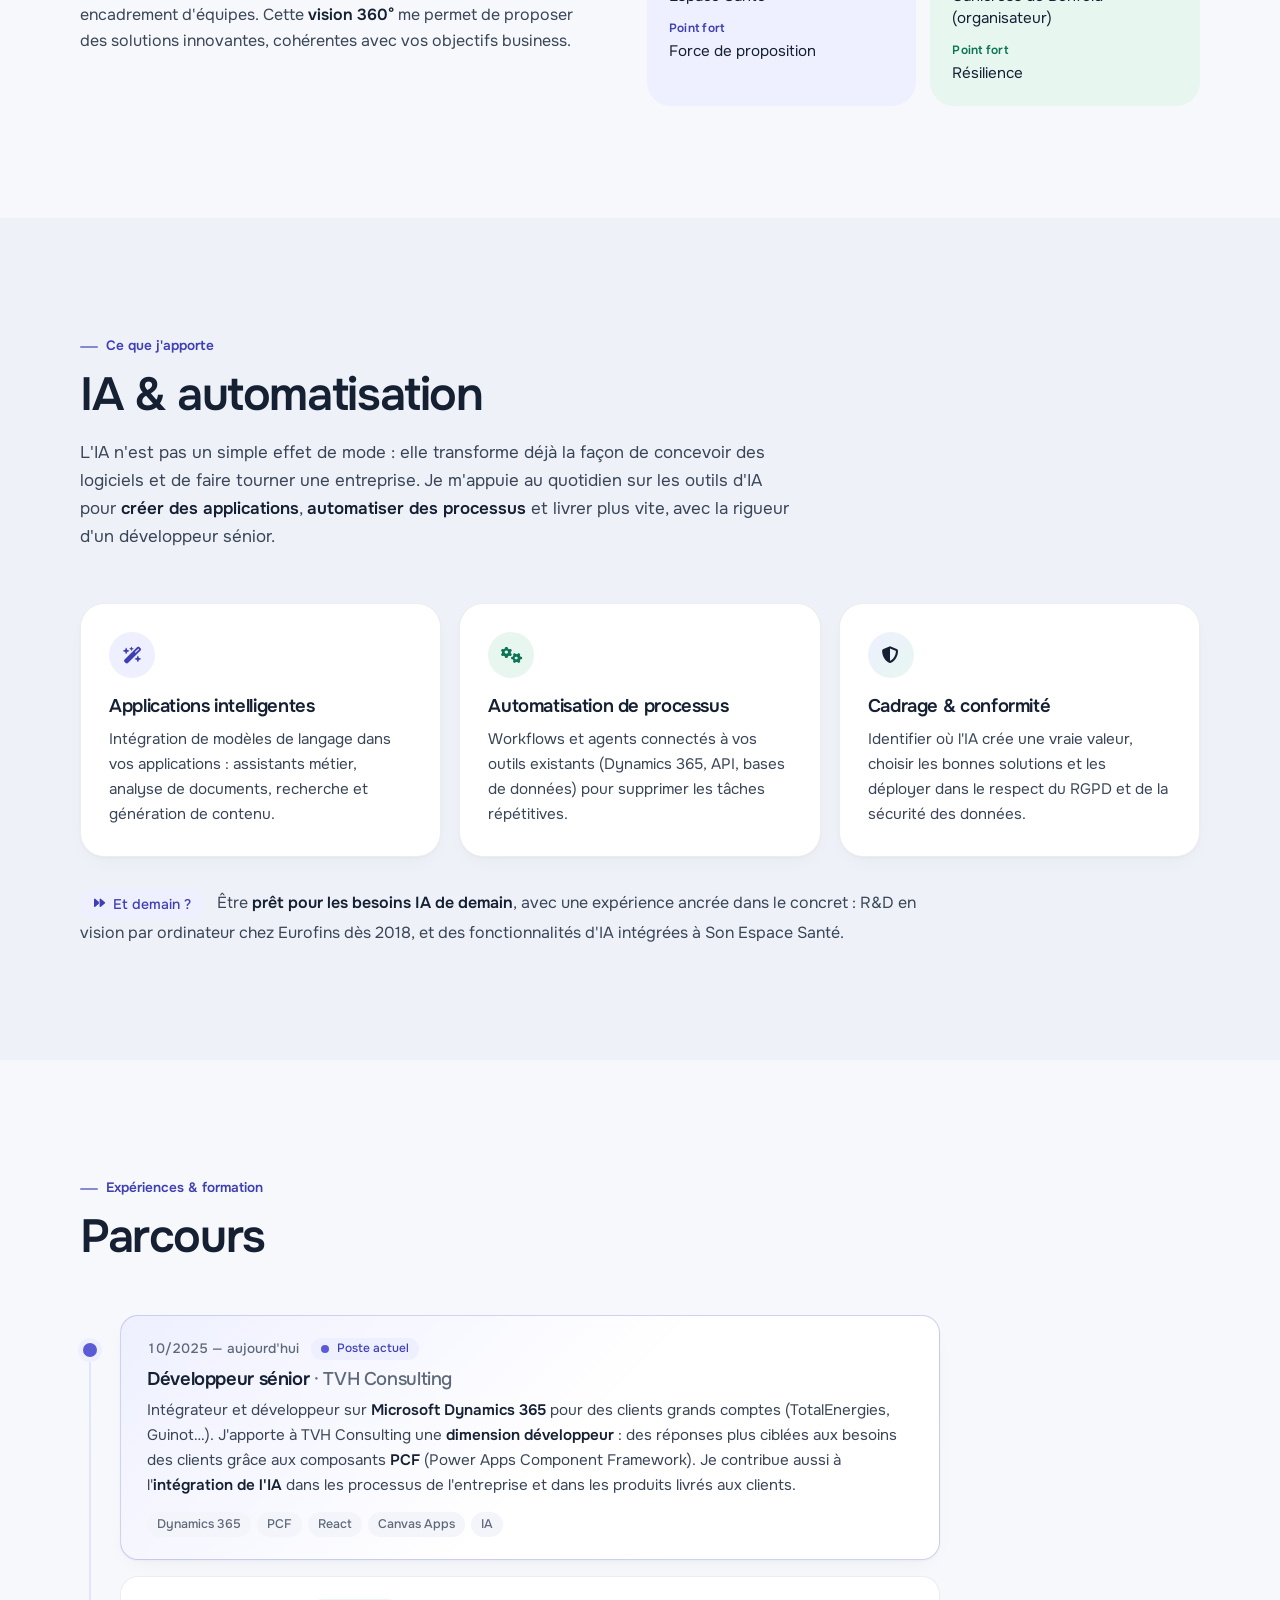
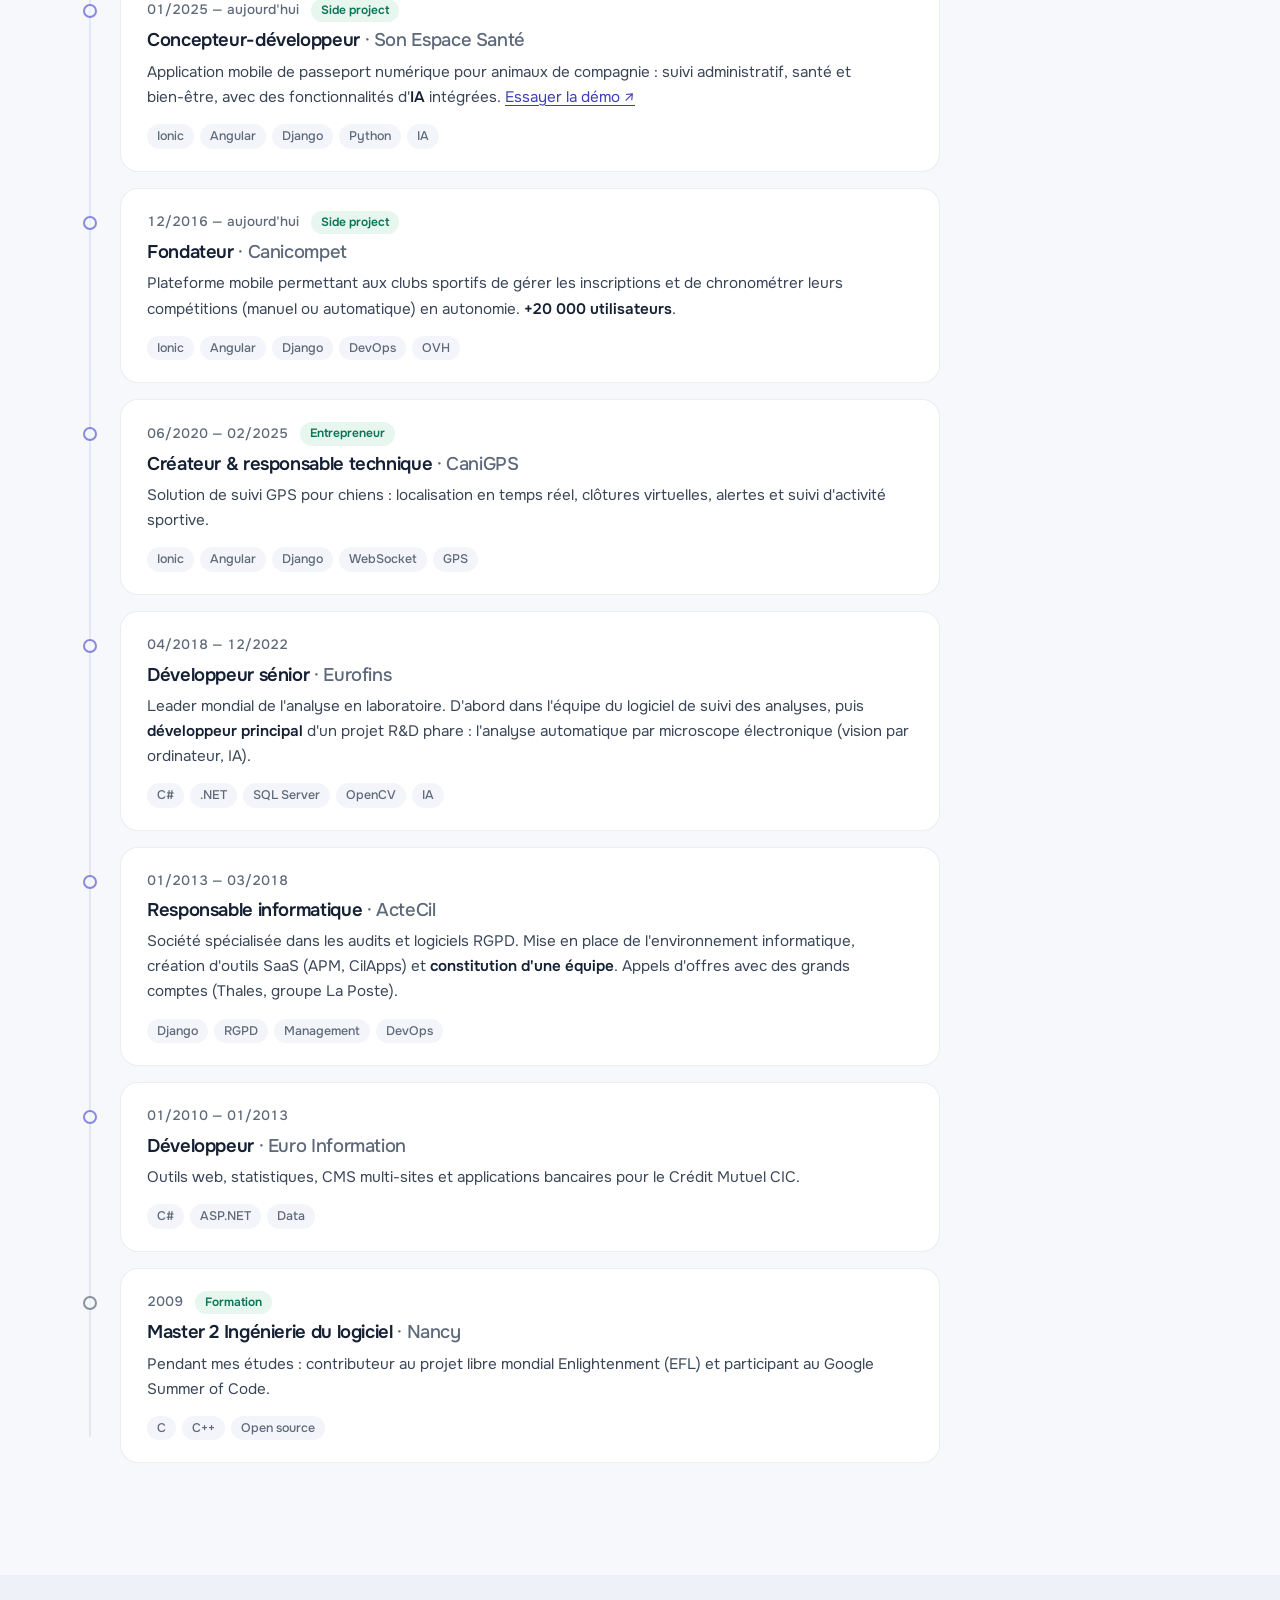
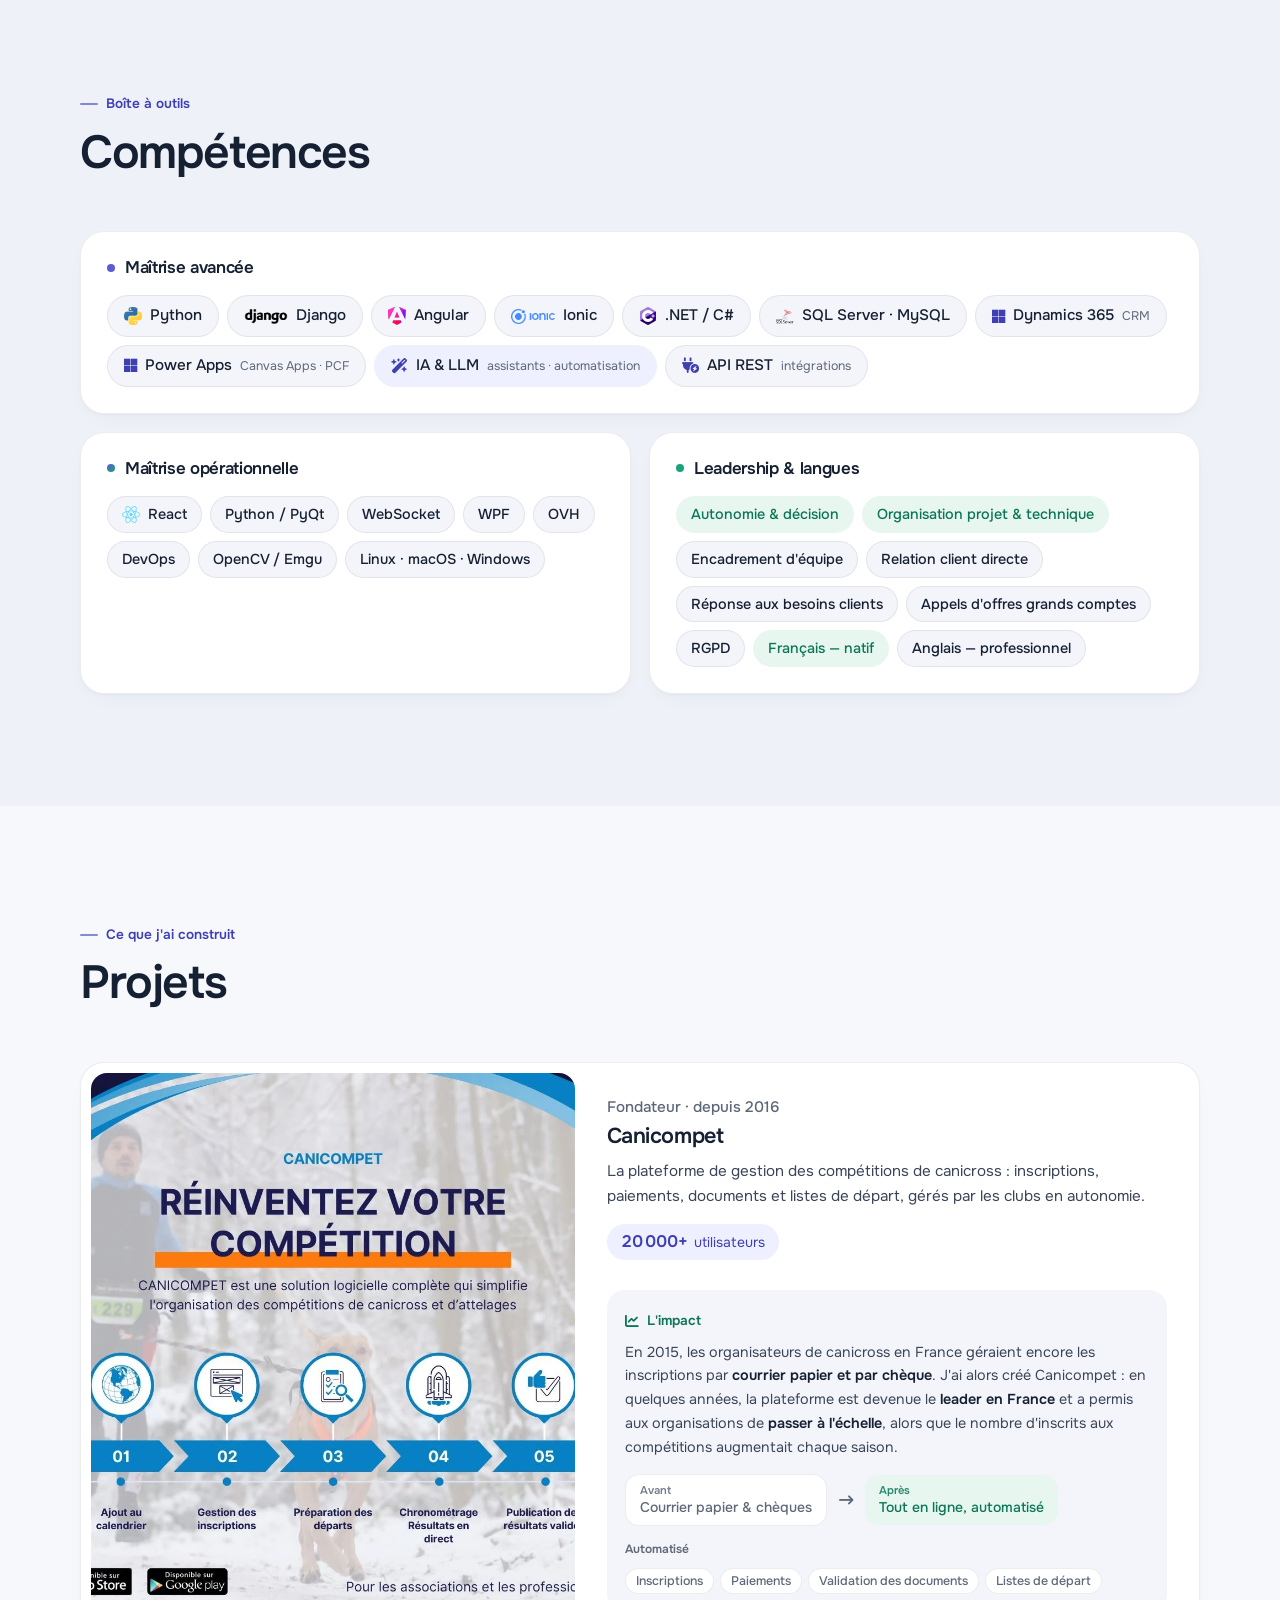
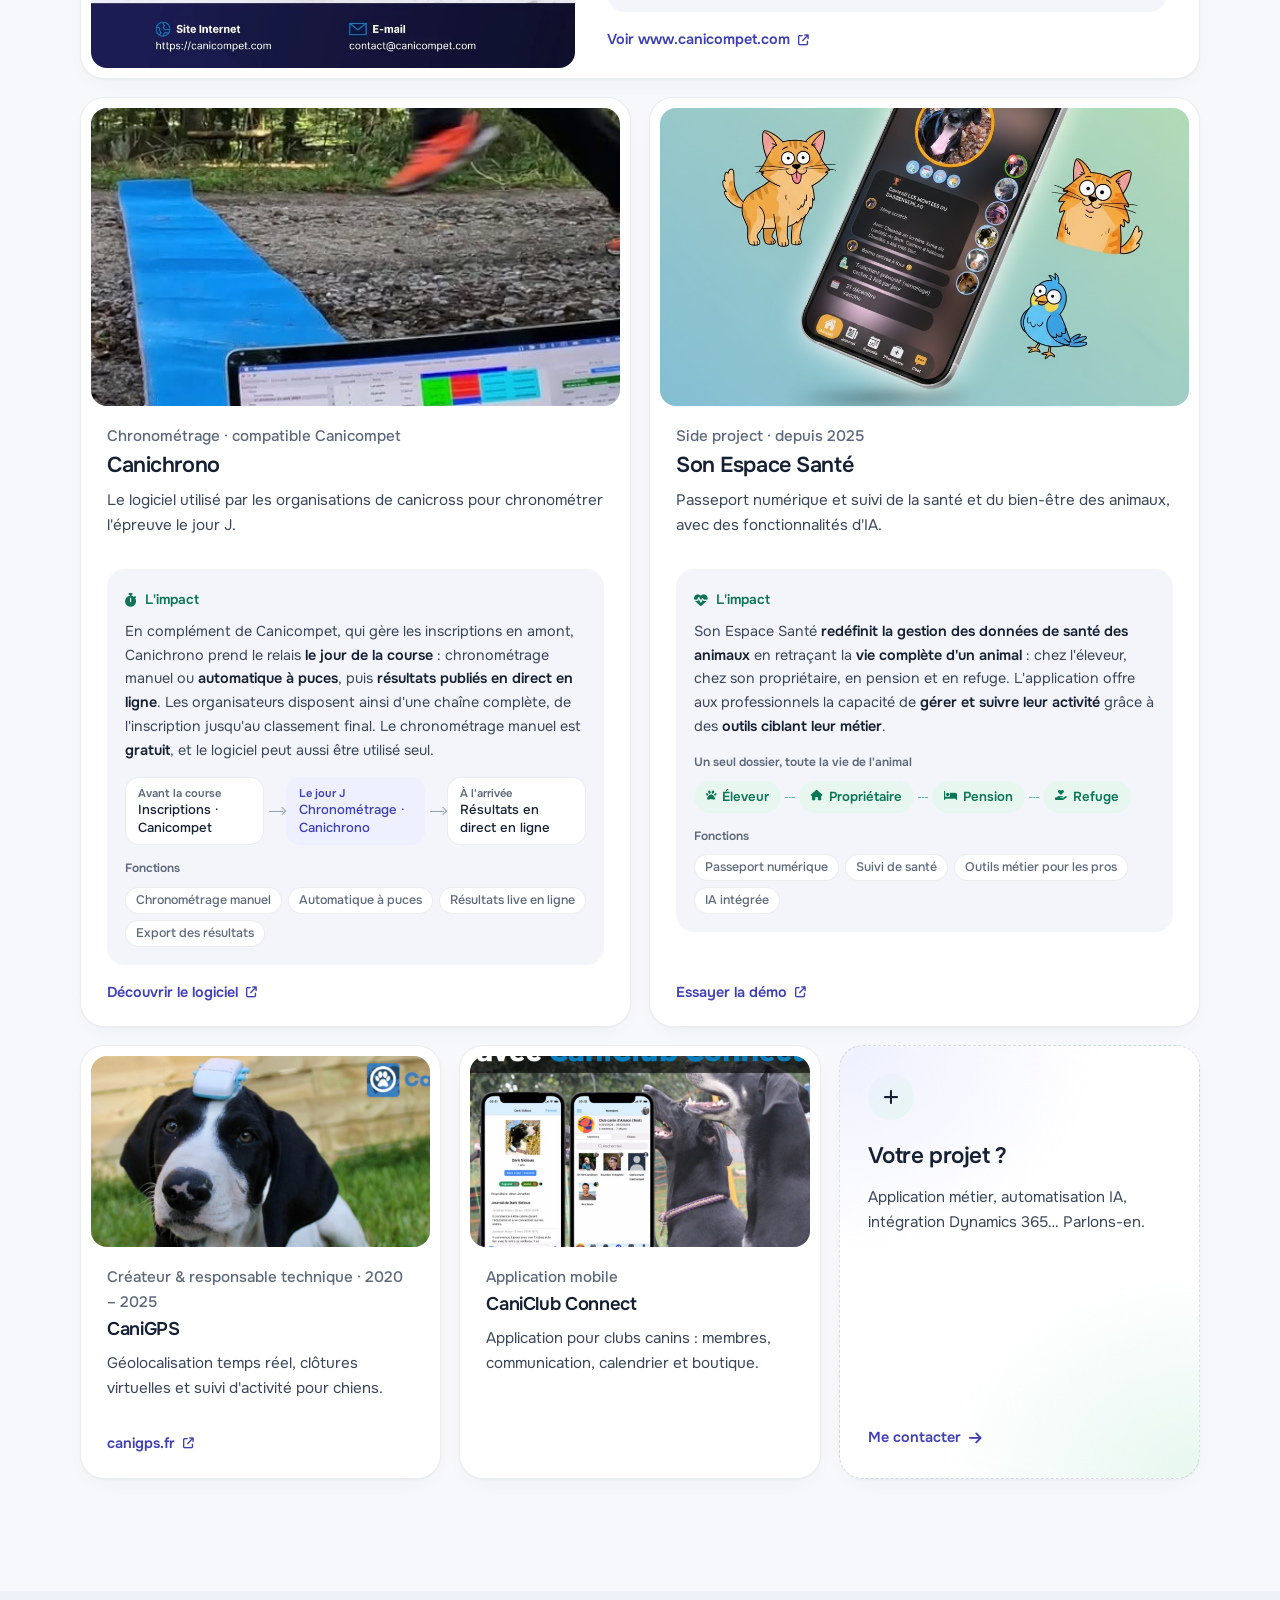
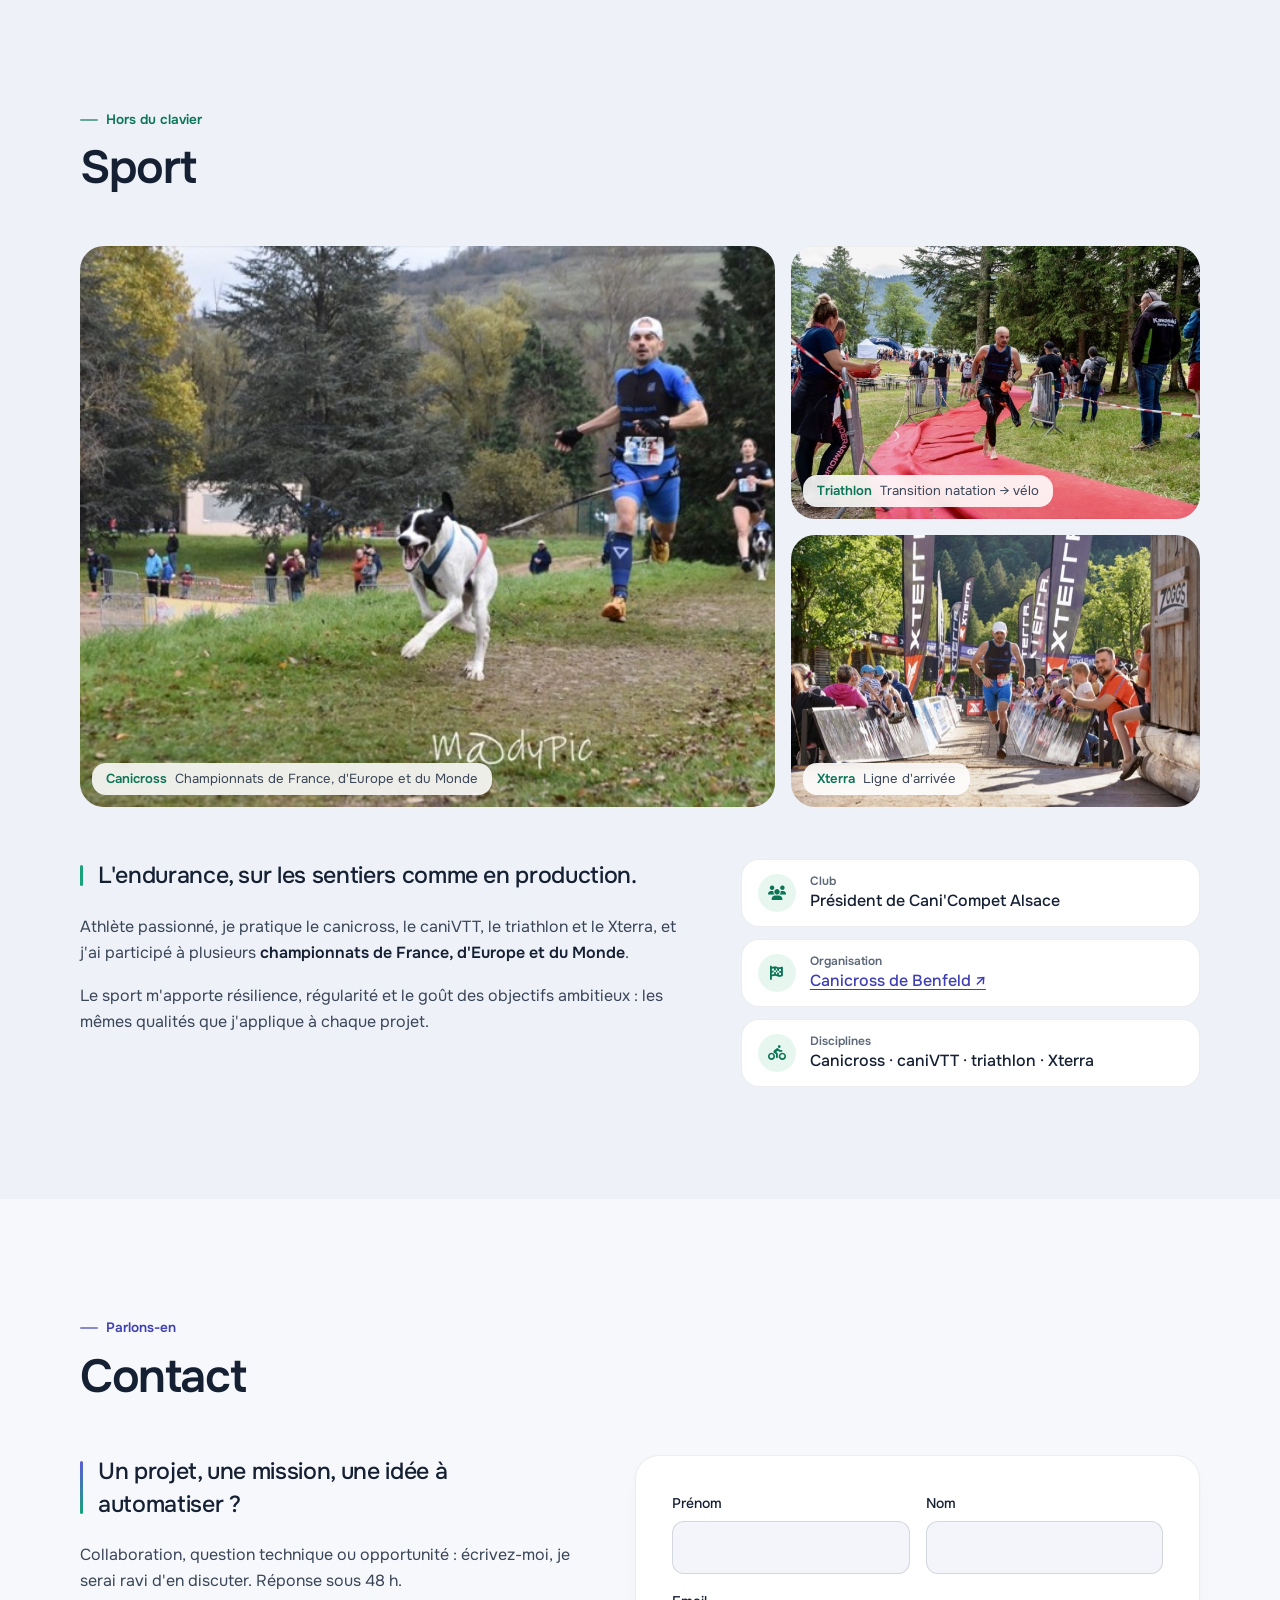
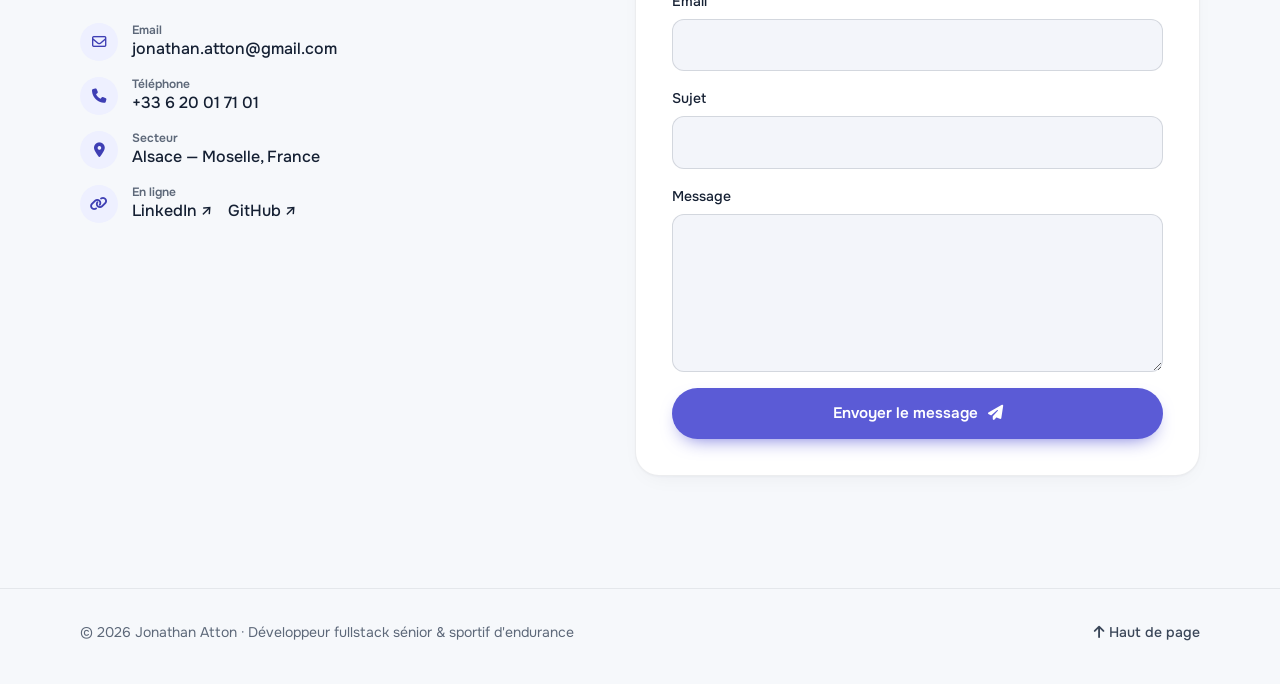
<file: contact.html>
<!DOCTYPE html>
<html lang="fr">
<head>
    <meta charset="UTF-8">
    <meta name="robots" content="noindex, follow">
    <title>Jonathan Atton</title>
    <link rel="canonical" href="https://jonathan-atton.com/#contact">
    <meta http-equiv="refresh" content="0; url=index.html#contact">
    <script>location.replace('index.html#contact');</script>
</head>
<body>
    <p>Cette page a déménagé : <a href="index.html#contact">jonathan-atton.com/#contact</a></p>
</body>
</html>
</file>
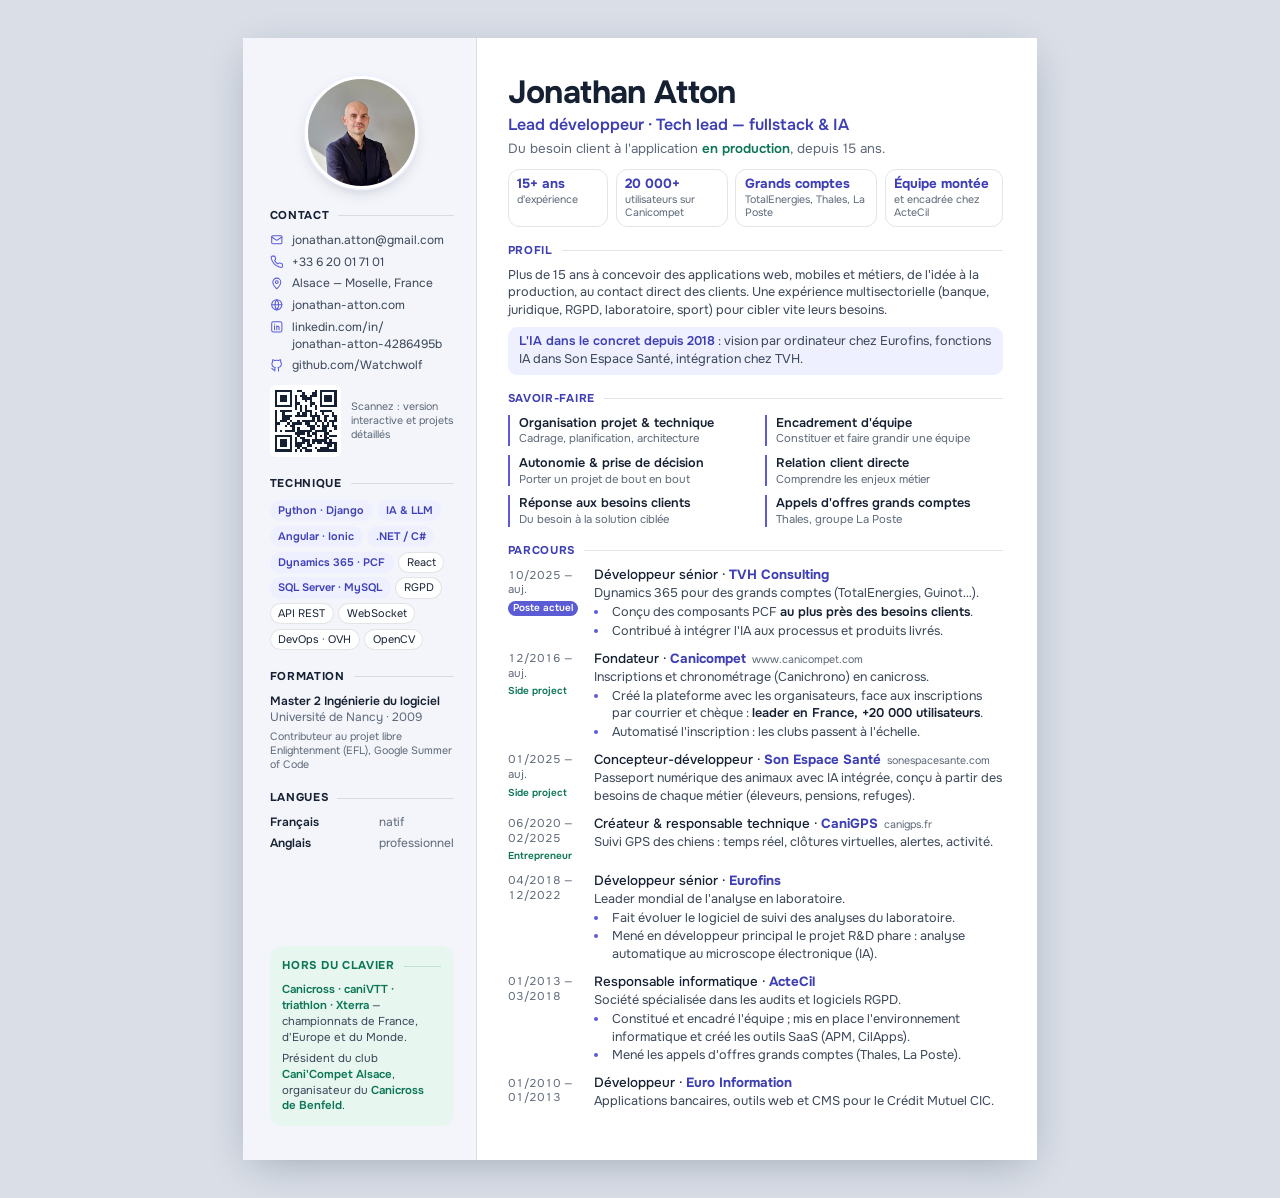
<file: cv-a4.html>
<!DOCTYPE html>
<html lang="fr">
<head>
<meta charset="UTF-8">
<meta name="viewport" content="width=device-width, initial-scale=1">
<meta name="robots" content="noindex">
<title>CV — Jonathan Atton</title>
<link rel="preconnect" href="https://fonts.googleapis.com">
<link rel="preconnect" href="https://fonts.gstatic.com" crossorigin>
<link href="https://fonts.googleapis.com/css2?family=Onest:wght@400;500;600;700&display=swap" rel="stylesheet">
<style>
/* CV A4 — reprend les tokens de la version F « Air » (indigo = clavier, vert = terrain).
   Pensé pour le papier : texte courant à 9,5 pt, rien sous 7,5 pt, lisible en noir et blanc.
   La colonne principale précède la colonne latérale dans le HTML, et aucun élément
   n'est positionné : les logiciels de tri lisent ainsi le nom, le profil et le
   parcours en premier, dans l'ordre. */
:root {
    --font: "Onest", ui-sans-serif, system-ui, -apple-system, "Segoe UI", Roboto, sans-serif;
    --side: #f3f5fa;
    --line: rgba(20, 32, 51, 0.12);
    --text: #152033;
    --text-2: #3a4658;
    --muted: #5d6879;
    --dev: #5b5bd6;
    --dev-ink: #3f3fb4;
    --dev-tint: #eef0ff;
    --sport-ink: #0b7556;
    --sport-tint: #e7f7f0;
}

@page { size: A4; margin: 0; }

* { box-sizing: border-box; margin: 0; padding: 0; }

html { -webkit-print-color-adjust: exact; print-color-adjust: exact; }

body {
    font-family: var(--font);
    font-size: 9pt;
    line-height: 1.38;
    color: var(--text-2);
    background: #d9dee7;
}

a { color: inherit; text-decoration: none; }
strong { color: var(--text); font-weight: 600; }

.page {
    width: 210mm;
    height: 297mm;
    margin: 10mm auto;
    background: #fff;
    display: grid;
    grid-template-columns: 62mm 1fr;
    overflow: hidden;
    box-shadow: 0 10px 40px -10px rgba(20, 32, 51, 0.3);
}

@media print {
    body { background: #fff; }
    .page { margin: 0; box-shadow: none; }
}

h2 {
    font-size: 8.5pt;
    font-weight: 700;
    letter-spacing: 0.06em;
    text-transform: uppercase;
    color: var(--text);
    margin-bottom: 2.2mm;
    display: flex;
    align-items: center;
    gap: 2.4mm;
}
h2::after { content: ""; flex: 1; height: 1px; background: var(--line); }

/* ================= Colonne principale ================= */
.main {
    grid-column: 2;
    grid-row: 1;
    padding: 10mm 9mm 8mm 8mm;
    display: flex;
    flex-direction: column;
    gap: 4.2mm;
    font-size: 9.5pt;
}
.main h2 { color: var(--dev-ink); }

header h1 {
    font-size: 24pt;
    line-height: 1.05;
    font-weight: 700;
    letter-spacing: -0.02em;
    color: var(--text);
}
header .role {
    margin-top: 1.4mm;
    font-size: 12pt;
    font-weight: 600;
    color: var(--dev-ink);
}
header .tagline {
    margin-top: 0.8mm;
    font-size: 10pt;
    color: var(--muted);
}
header .tagline em { font-style: normal; color: var(--sport-ink); font-weight: 600; }

.stats {
    display: grid;
    grid-template-columns: 0.85fr 0.95fr 1.2fr 1fr;
    gap: 2mm;
    margin-top: 3mm;
}
.stat {
    border: 1px solid var(--line);
    border-radius: 3mm;
    padding: 1.6mm 2.2mm;
}
.stat b { display: block; font-size: 10pt; line-height: 1.15; color: var(--text); font-weight: 700; }
.stat span { display: block; font-size: 8pt; line-height: 1.25; color: var(--muted); margin-top: 0.4mm; }
.stat.dev b { color: var(--dev-ink); }
.stat.sport b { color: var(--sport-ink); }

.ia {
    margin-top: 2mm;
    background: var(--dev-tint);
    border-radius: 2.4mm;
    padding: 1.8mm 3mm;
}
.ia b { color: var(--dev-ink); font-weight: 600; }

.strengths {
    list-style: none;
    display: grid;
    grid-template-columns: 1fr 1fr;
    gap: 2.4mm 5mm;
}
.strengths li {
    border-left: 0.7mm solid var(--dev);
    padding-left: 2.4mm;
    font-size: 8.5pt;
    line-height: 1.3;
    color: var(--muted);
}
.strengths b { display: block; font-size: 9.5pt; font-weight: 600; color: var(--text); }

/* Expériences */
.timeline { display: grid; gap: 2.6mm; }
.job {
    display: grid;
    grid-template-columns: 20.5mm 1fr;
    gap: 2.4mm;
}
.when {
    font-size: 8.5pt;
    line-height: 1.3;
    padding-top: 0.3mm;
    color: var(--muted);
    font-variant-numeric: tabular-nums;
}
/* Étiquette sous la date : pastille sombre pour le poste actuel, texte vert pour
   l'entrepreneuriat. La différence de forme reste visible en noir et blanc. */
.when small {
    display: block;
    margin-top: 1mm;
    font-size: 7.5pt;
    font-weight: 600;
    color: var(--sport-ink);
}
.when small.now {
    display: inline-block;
    padding: 0.7mm 1.4mm;
    border-radius: 99px;
    background: var(--dev);
    color: #fff;
    line-height: 1;
}
.job h3 { font-size: 10pt; font-weight: 500; line-height: 1.3; color: var(--text); }
.job h3 b { font-weight: 700; color: var(--dev-ink); }
.job .url { font-size: 8pt; font-weight: 400; color: var(--muted); margin-left: 1.4mm; }
.job p { margin-top: 0.4mm; }
.job ul { margin-top: 0.4mm; padding-left: 4mm; }
.job li { padding-left: 0.6mm; }
.job li + li { margin-top: 0.3mm; }
.job li::marker { color: var(--dev); }

/* ================= Colonne latérale ================= */
.side {
    grid-column: 1;
    grid-row: 1;
    background: var(--side);
    padding: 10mm 6mm 9mm 7mm;
    display: flex;
    flex-direction: column;
    gap: 5mm;
    border-right: 1px solid var(--line);
}

.photo {
    width: 30mm;
    height: 30mm;
    border-radius: 50%;
    object-fit: cover;
    object-position: center 22%;
    display: block;
    margin: 0 auto;
    border: 3px solid #fff;
    box-shadow: 0 0 0 1.5px var(--dev-tint), 0 6px 18px -8px rgba(20, 32, 51, 0.35);
}

.contact { list-style: none; display: grid; gap: 1.4mm; }
.contact li { display: grid; grid-template-columns: 4.2mm 1fr; align-items: start; gap: 1.8mm; }
.nowrap { white-space: nowrap; }
.contact svg { width: 3.6mm; height: 3.6mm; margin-top: 0.3mm; stroke: var(--dev); fill: none; stroke-width: 1.8; stroke-linecap: round; stroke-linejoin: round; }

.qr {
    display: grid;
    grid-template-columns: 19mm 1fr;
    align-items: center;
    gap: 2.6mm;
    margin-top: 3mm;
}
.qr svg { width: 19mm; height: 19mm; display: block; border-radius: 1.5mm; }
.qr p { font-size: 8pt; line-height: 1.3; color: var(--muted); }

.chips { display: flex; flex-wrap: wrap; gap: 1.2mm; }
.chip {
    font-size: 8.2pt;
    line-height: 1;
    padding: 1.1mm 2mm;
    border-radius: 99px;
    background: #fff;
    border: 1px solid var(--line);
    color: var(--text);
    white-space: nowrap;
}
.chip.strong { background: var(--dev-tint); border-color: transparent; color: var(--dev-ink); font-weight: 600; }

.edu b { display: block; color: var(--text); font-weight: 600; }
.edu span { display: block; color: var(--muted); }
.edu-note { margin-top: 1mm; font-size: 8pt; line-height: 1.3; color: var(--muted); }

.lang { display: grid; grid-template-columns: 1fr auto; row-gap: 1mm; }
.lang b { color: var(--text); font-weight: 600; }
.lang span { color: var(--muted); }

.sport-box {
    margin-top: auto;
    background: var(--sport-tint);
    border-radius: 3.5mm;
    padding: 3.2mm 3.4mm;
    font-size: 8.6pt;
}
.sport-box h2 { color: var(--sport-ink); }
.sport-box h2::after { background: rgba(11, 117, 86, 0.18); }
.sport-box p + p { margin-top: 1.4mm; }
.sport-box b { color: var(--sport-ink); font-weight: 600; }
</style>
</head>
<body>
<div class="page">

    <!-- ================= Colonne principale ================= -->
    <main class="main">
        <header>
            <h1>Jonathan Atton</h1>
            <div class="role">Lead développeur · Tech lead — fullstack &amp; IA</div>
            <div class="tagline">Du besoin client à l'application <em>en production</em>, depuis 15 ans.</div>
            <div class="stats">
                <div class="stat dev"><b>15+ ans</b><span>d'expérience</span></div>
                <div class="stat dev"><b>20 000+</b><span>utilisateurs sur Canicompet</span></div>
                <div class="stat dev"><b>Grands comptes</b><span>TotalEnergies, Thales, La Poste</span></div>
                <div class="stat dev"><b>Équipe montée</b><span>et encadrée chez ActeCil</span></div>
            </div>
        </header>

        <section>
            <h2>Profil</h2>
            <p>Plus de 15 ans à concevoir des applications web, mobiles et métiers, de l'idée à la production, au contact direct des clients. Une expérience multisectorielle (banque, juridique, RGPD, laboratoire, sport) pour cibler vite leurs besoins.</p>
            <p class="ia"><b>L'IA dans le concret depuis 2018</b> : vision par ordinateur chez Eurofins, fonctions IA dans Son Espace Santé, intégration chez TVH.</p>
        </section>

        <section>
            <h2>Savoir-faire</h2>
            <ul class="strengths">
                <li><b>Organisation projet &amp; technique</b>Cadrage, planification, architecture</li>
                <li><b>Encadrement d'équipe</b>Constituer et faire grandir une équipe</li>
                <li><b>Autonomie &amp; prise de décision</b>Porter un projet de bout en bout</li>
                <li><b>Relation client directe</b>Comprendre les enjeux métier</li>
                <li><b>Réponse aux besoins clients</b>Du besoin à la solution ciblée</li>
                <li><b>Appels d'offres grands comptes</b>Thales, groupe La Poste</li>
            </ul>
        </section>

        <section>
            <h2>Parcours</h2>
            <div class="timeline">
                <article class="job">
                    <div class="when">10/2025 —<br>auj.<small class="now">Poste actuel</small></div>
                    <div>
                        <h3>Développeur sénior · <b>TVH Consulting</b></h3>
                        <p>Dynamics 365 pour des grands comptes (TotalEnergies, Guinot…).</p>
                        <ul>
                            <li>Conçu des composants PCF <strong>au plus près des besoins clients</strong>.</li>
                            <li>Contribué à intégrer l'IA aux processus et produits livrés.</li>
                        </ul>
                    </div>
                </article>

                <article class="job">
                    <div class="when">12/2016 —<br>auj.<small class="ent">Side project</small></div>
                    <div>
                        <h3>Fondateur · <b>Canicompet</b><a class="url" href="https://www.canicompet.com">www.canicompet.com</a></h3>
                        <p>Inscriptions et chronométrage (Canichrono) en canicross.</p>
                        <ul>
                            <li>Créé la plateforme avec les organisateurs, face aux inscriptions par courrier et chèque : <strong>leader en France, +20 000 utilisateurs</strong>.</li>
                            <li>Automatisé l'inscription : les clubs passent à l'échelle.</li>
                        </ul>
                    </div>
                </article>

                <article class="job">
                    <div class="when">01/2025 —<br>auj.<small class="ent">Side project</small></div>
                    <div>
                        <h3>Concepteur-développeur · <b>Son Espace Santé</b><a class="url" href="https://sonespacesante.com">sonespacesante.com</a></h3>
                        <p>Passeport numérique des animaux avec IA intégrée, conçu à partir des besoins de chaque métier (éleveurs, pensions, refuges).</p>
                    </div>
                </article>

                <article class="job">
                    <div class="when">06/2020 —<br>02/2025<small class="ent">Entrepreneur</small></div>
                    <div>
                        <h3>Créateur &amp; responsable technique · <b>CaniGPS</b><a class="url" href="https://canigps.fr">canigps.fr</a></h3>
                        <p>Suivi GPS des chiens : temps réel, clôtures virtuelles, alertes, activité.</p>
                    </div>
                </article>

                <article class="job">
                    <div class="when">04/2018 —<br>12/2022</div>
                    <div>
                        <h3>Développeur sénior · <b>Eurofins</b></h3>
                        <p>Leader mondial de l'analyse en laboratoire.</p>
                        <ul>
                            <li>Fait évoluer le logiciel de suivi des analyses du laboratoire.</li>
                            <li>Mené en développeur principal le projet R&amp;D phare : analyse automatique au microscope électronique (IA).</li>
                        </ul>
                    </div>
                </article>

                <article class="job">
                    <div class="when">01/2013 —<br>03/2018</div>
                    <div>
                        <h3>Responsable informatique · <b>ActeCil</b></h3>
                        <p>Société spécialisée dans les audits et logiciels RGPD.</p>
                        <ul>
                            <li>Constitué et encadré l'équipe ; mis en place l'environnement informatique et créé les outils SaaS (APM, CilApps).</li>
                            <li>Mené les appels d'offres grands comptes (Thales, La Poste).</li>
                        </ul>
                    </div>
                </article>

                <article class="job">
                    <div class="when">01/2010 —<br>01/2013</div>
                    <div>
                        <h3>Développeur · <b>Euro Information</b></h3>
                        <p>Applications bancaires, outils web et CMS pour le Crédit Mutuel CIC.</p>
                    </div>
                </article>
            </div>
        </section>
    </main>

    <!-- ================= Colonne latérale ================= -->
    <aside class="side">
        <img class="photo" src="images/jonathan-atton-portrait-hd.jpg" alt="Jonathan Atton">

        <section>
            <h2>Contact</h2>
            <ul class="contact">
                <li>
                    <svg viewBox="0 0 24 24"><rect x="3" y="5" width="18" height="14" rx="2"/><path d="m3 7 9 6 9-6"/></svg>
                    <a href="mailto:jonathan.atton@gmail.com">jonathan.atton@gmail.com</a>
                </li>
                <li>
                    <svg viewBox="0 0 24 24"><path d="M22 16.9v3a2 2 0 0 1-2.2 2 19.8 19.8 0 0 1-8.6-3.1 19.5 19.5 0 0 1-6-6A19.8 19.8 0 0 1 2.1 4.2 2 2 0 0 1 4.1 2h3a2 2 0 0 1 2 1.7c.1.9.4 1.8.7 2.7a2 2 0 0 1-.5 2.1L8 9.8a16 16 0 0 0 6 6l1.3-1.3a2 2 0 0 1 2.1-.4c.9.3 1.8.6 2.7.7a2 2 0 0 1 1.7 2z"/></svg>
                    <a href="tel:+33620017101">+33 6 20 01 71 01</a>
                </li>
                <li>
                    <svg viewBox="0 0 24 24"><path d="M12 21s-7-6.2-7-12a7 7 0 0 1 14 0c0 5.8-7 12-7 12z"/><circle cx="12" cy="9" r="2.5"/></svg>
                    <span>Alsace — Moselle, France</span>
                </li>
                <li>
                    <svg viewBox="0 0 24 24"><circle cx="12" cy="12" r="9"/><path d="M3 12h18M12 3a14 14 0 0 1 0 18M12 3a14 14 0 0 0 0 18"/></svg>
                    <a href="https://jonathan-atton.com">jonathan-atton.com</a>
                </li>
                <li>
                    <svg viewBox="0 0 24 24"><rect x="3" y="3" width="18" height="18" rx="3"/><path d="M8 10v7M8 7v.01M12 17v-4a2 2 0 0 1 4 0v4M12 10v7"/></svg>
                    <a href="https://www.linkedin.com/in/jonathan-atton-4286495b/">linkedin.com/in/<wbr><span class="nowrap">jonathan-atton-4286495b</span></a>
                </li>
                <li>
                    <svg viewBox="0 0 24 24"><path d="M9 19c-4 1.5-4-2-6-2.5M15 21v-3.5a3 3 0 0 0-.9-2.4c3-.3 6-1.5 6-6.6a5.1 5.1 0 0 0-1.4-3.6 4.8 4.8 0 0 0-.1-3.5s-1.1-.3-3.6 1.4a12.4 12.4 0 0 0-6.5 0C6 1.1 4.9 1.4 4.9 1.4a4.8 4.8 0 0 0-.1 3.5A5.1 5.1 0 0 0 3.4 8.5c0 5 3 6.3 6 6.6a3 3 0 0 0-.9 2.4V21"/></svg>
                    <a href="https://github.com/Watchwolf">github.com/Watchwolf</a>
                </li>
            </ul>
            <a class="qr" href="https://jonathan-atton.com">
                <svg viewBox="-2 -2 29 29" shape-rendering="crispEdges" aria-hidden="true"><rect x="-2" y="-2" width="29" height="29" fill="#fff"/><path fill="#152033" d="M0 0h7v1h-7zM9 0h2v1h-2zM16 0h1v1h-1zM18 0h7v1h-7zM0 1h1v1h-1zM6 1h1v1h-1zM11 1h1v1h-1zM15 1h2v1h-2zM18 1h1v1h-1zM24 1h1v1h-1zM0 2h1v1h-1zM2 2h3v1h-3zM6 2h1v1h-1zM8 2h1v1h-1zM10 2h3v1h-3zM14 2h3v1h-3zM18 2h1v1h-1zM20 2h3v1h-3zM24 2h1v1h-1zM0 3h1v1h-1zM2 3h3v1h-3zM6 3h1v1h-1zM8 3h1v1h-1zM11 3h4v1h-4zM18 3h1v1h-1zM20 3h3v1h-3zM24 3h1v1h-1zM0 4h1v1h-1zM2 4h3v1h-3zM6 4h1v1h-1zM8 4h1v1h-1zM12 4h1v1h-1zM14 4h1v1h-1zM18 4h1v1h-1zM20 4h3v1h-3zM24 4h1v1h-1zM0 5h1v1h-1zM6 5h1v1h-1zM8 5h2v1h-2zM14 5h2v1h-2zM18 5h1v1h-1zM24 5h1v1h-1zM0 6h7v1h-7zM8 6h1v1h-1zM10 6h1v1h-1zM12 6h1v1h-1zM14 6h1v1h-1zM16 6h1v1h-1zM18 6h7v1h-7zM8 7h1v1h-1zM10 7h1v1h-1zM12 7h1v1h-1zM16 7h1v1h-1zM0 8h1v1h-1zM2 8h5v1h-5zM10 8h1v1h-1zM12 8h3v1h-3zM18 8h5v1h-5zM0 9h1v1h-1zM3 9h1v1h-1zM9 9h1v1h-1zM11 9h2v1h-2zM14 9h1v1h-1zM16 9h1v1h-1zM19 9h1v1h-1zM23 9h1v1h-1zM0 10h1v1h-1zM3 10h4v1h-4zM8 10h5v1h-5zM14 10h4v1h-4zM20 10h2v1h-2zM23 10h2v1h-2zM0 11h1v1h-1zM3 11h3v1h-3zM15 11h1v1h-1zM17 11h1v1h-1zM20 11h1v1h-1zM24 11h1v1h-1zM0 12h1v1h-1zM2 12h3v1h-3zM6 12h1v1h-1zM9 12h1v1h-1zM11 12h5v1h-5zM17 12h2v1h-2zM20 12h1v1h-1zM22 12h3v1h-3zM0 13h2v1h-2zM5 13h1v1h-1zM7 13h4v1h-4zM12 13h2v1h-2zM16 13h1v1h-1zM19 13h1v1h-1zM21 13h1v1h-1zM23 13h1v1h-1zM0 14h1v1h-1zM4 14h1v1h-1zM6 14h2v1h-2zM13 14h3v1h-3zM17 14h1v1h-1zM19 14h3v1h-3zM23 14h2v1h-2zM0 15h1v1h-1zM7 15h1v1h-1zM9 15h1v1h-1zM14 15h2v1h-2zM19 15h2v1h-2zM24 15h1v1h-1zM0 16h1v1h-1zM2 16h1v1h-1zM4 16h4v1h-4zM9 16h6v1h-6zM16 16h5v1h-5zM22 16h1v1h-1zM8 17h4v1h-4zM13 17h1v1h-1zM15 17h2v1h-2zM20 17h2v1h-2zM0 18h7v1h-7zM9 18h1v1h-1zM13 18h2v1h-2zM16 18h1v1h-1zM18 18h1v1h-1zM20 18h1v1h-1zM22 18h3v1h-3zM0 19h1v1h-1zM6 19h1v1h-1zM8 19h1v1h-1zM10 19h2v1h-2zM16 19h1v1h-1zM20 19h2v1h-2zM0 20h1v1h-1zM2 20h3v1h-3zM6 20h1v1h-1zM8 20h1v1h-1zM11 20h3v1h-3zM15 20h6v1h-6zM22 20h1v1h-1zM0 21h1v1h-1zM2 21h3v1h-3zM6 21h1v1h-1zM8 21h4v1h-4zM13 21h1v1h-1zM15 21h1v1h-1zM17 21h2v1h-2zM20 21h5v1h-5zM0 22h1v1h-1zM2 22h3v1h-3zM6 22h1v1h-1zM8 22h3v1h-3zM13 22h2v1h-2zM21 22h2v1h-2zM24 22h1v1h-1zM0 23h1v1h-1zM6 23h1v1h-1zM9 23h1v1h-1zM11 23h2v1h-2zM16 23h1v1h-1zM18 23h4v1h-4zM24 23h1v1h-1zM0 24h7v1h-7zM8 24h1v1h-1zM10 24h1v1h-1zM12 24h3v1h-3zM17 24h8v1h-8z"/></svg>
                <p>Scannez : version interactive et projets détaillés</p>
            </a>
        </section>

        <section>
            <h2>Technique</h2>
            <div class="chips">
                <span class="chip strong">Python · Django</span>
                <span class="chip strong">IA &amp; LLM</span>
                <span class="chip strong">Angular · Ionic</span>
                <span class="chip strong">.NET / C#</span>
                <span class="chip strong">Dynamics 365 · PCF</span>
                <span class="chip">React</span>
                <span class="chip strong">SQL Server · MySQL</span>
                <span class="chip">RGPD</span>
                <span class="chip">API REST</span>
                <span class="chip">WebSocket</span>
                <span class="chip">DevOps · OVH</span>
                <span class="chip">OpenCV</span>
            </div>
        </section>

        <section>
            <h2>Formation</h2>
            <p class="edu"><b>Master 2 Ingénierie du logiciel</b><span>Université de Nancy · 2009</span></p>
            <p class="edu-note">Contributeur au projet libre Enlightenment (EFL), Google Summer of Code</p>
        </section>

        <section>
            <h2>Langues</h2>
            <div class="lang">
                <b>Français</b><span>natif</span>
                <b>Anglais</b><span>professionnel</span>
            </div>
        </section>

        <section class="sport-box">
            <h2>Hors du clavier</h2>
            <p><b>Canicross · caniVTT · triathlon · Xterra</b> — championnats de France, d'Europe et du Monde.</p>
            <p>Président du club <b>Cani'Compet Alsace</b>, organisateur du <b>Canicross de Benfeld</b>.</p>
        </section>
    </aside>
</div>
</body>
</html>
</file>
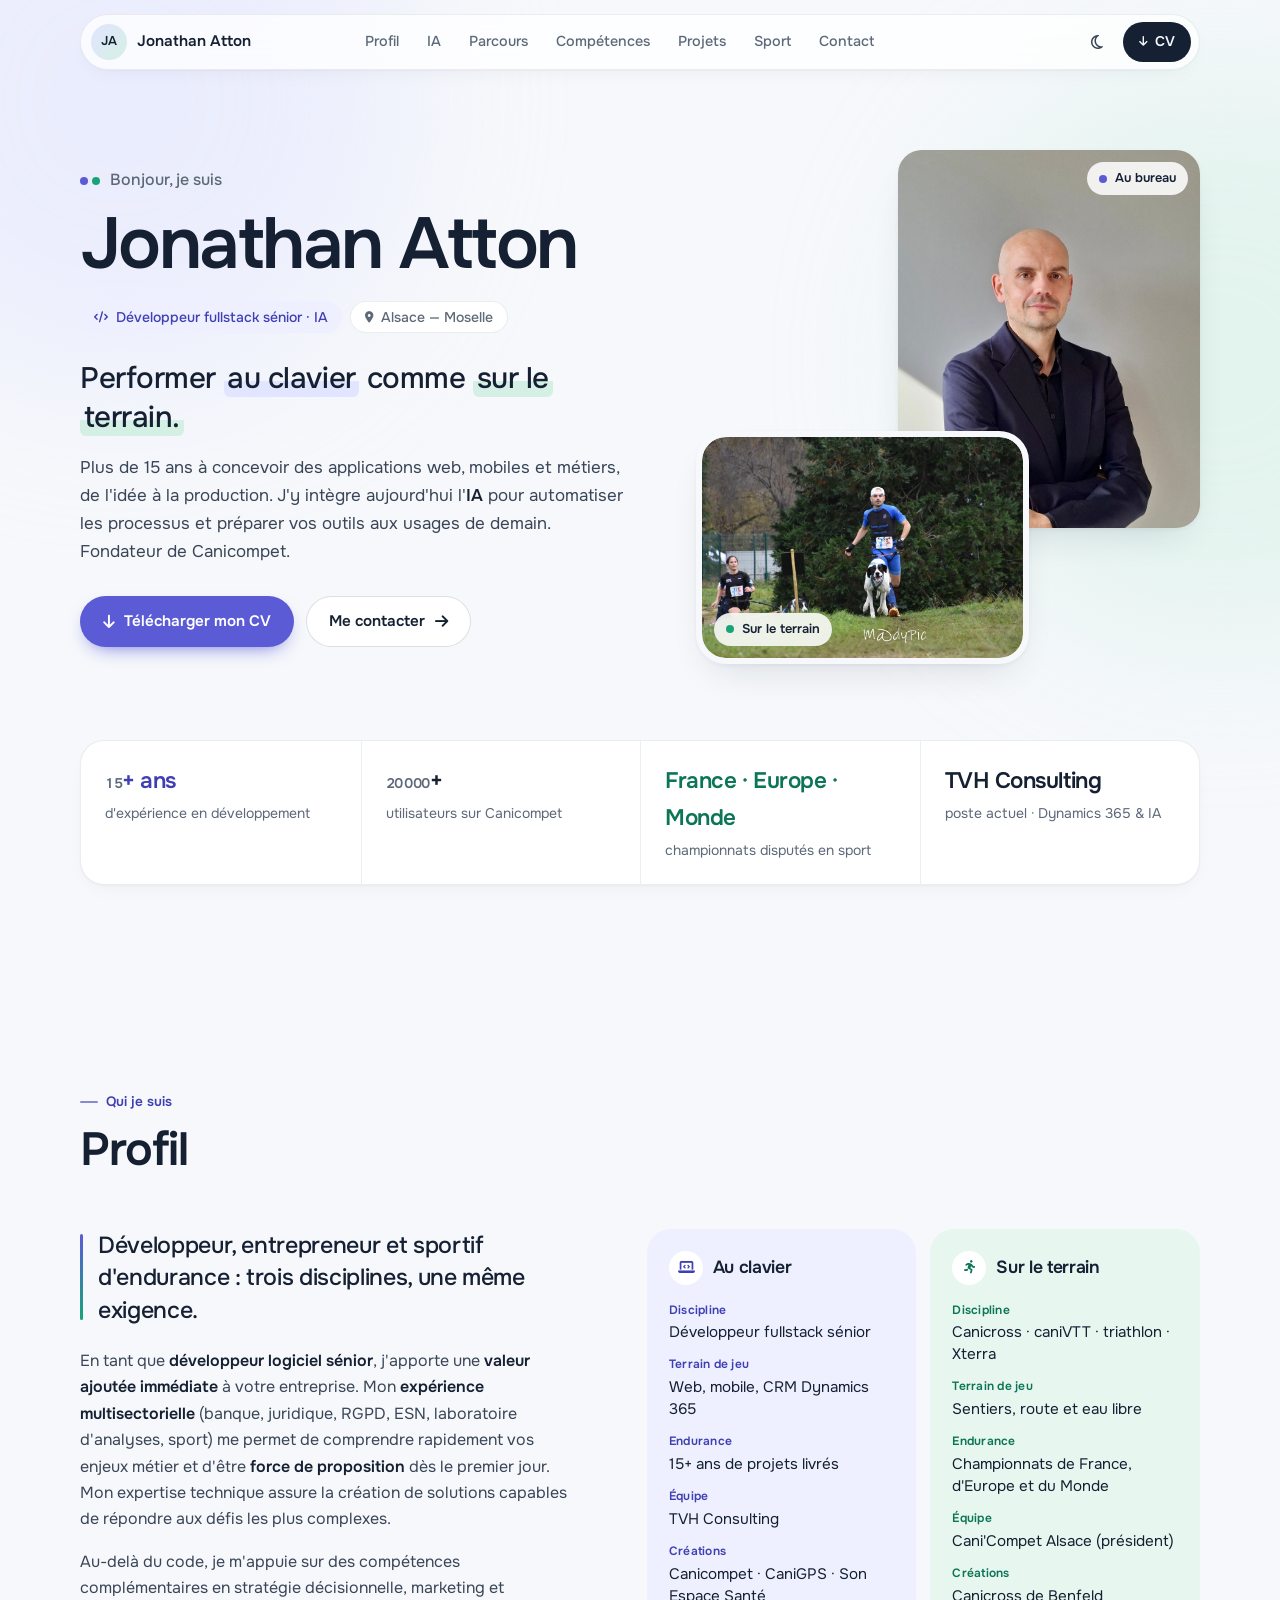
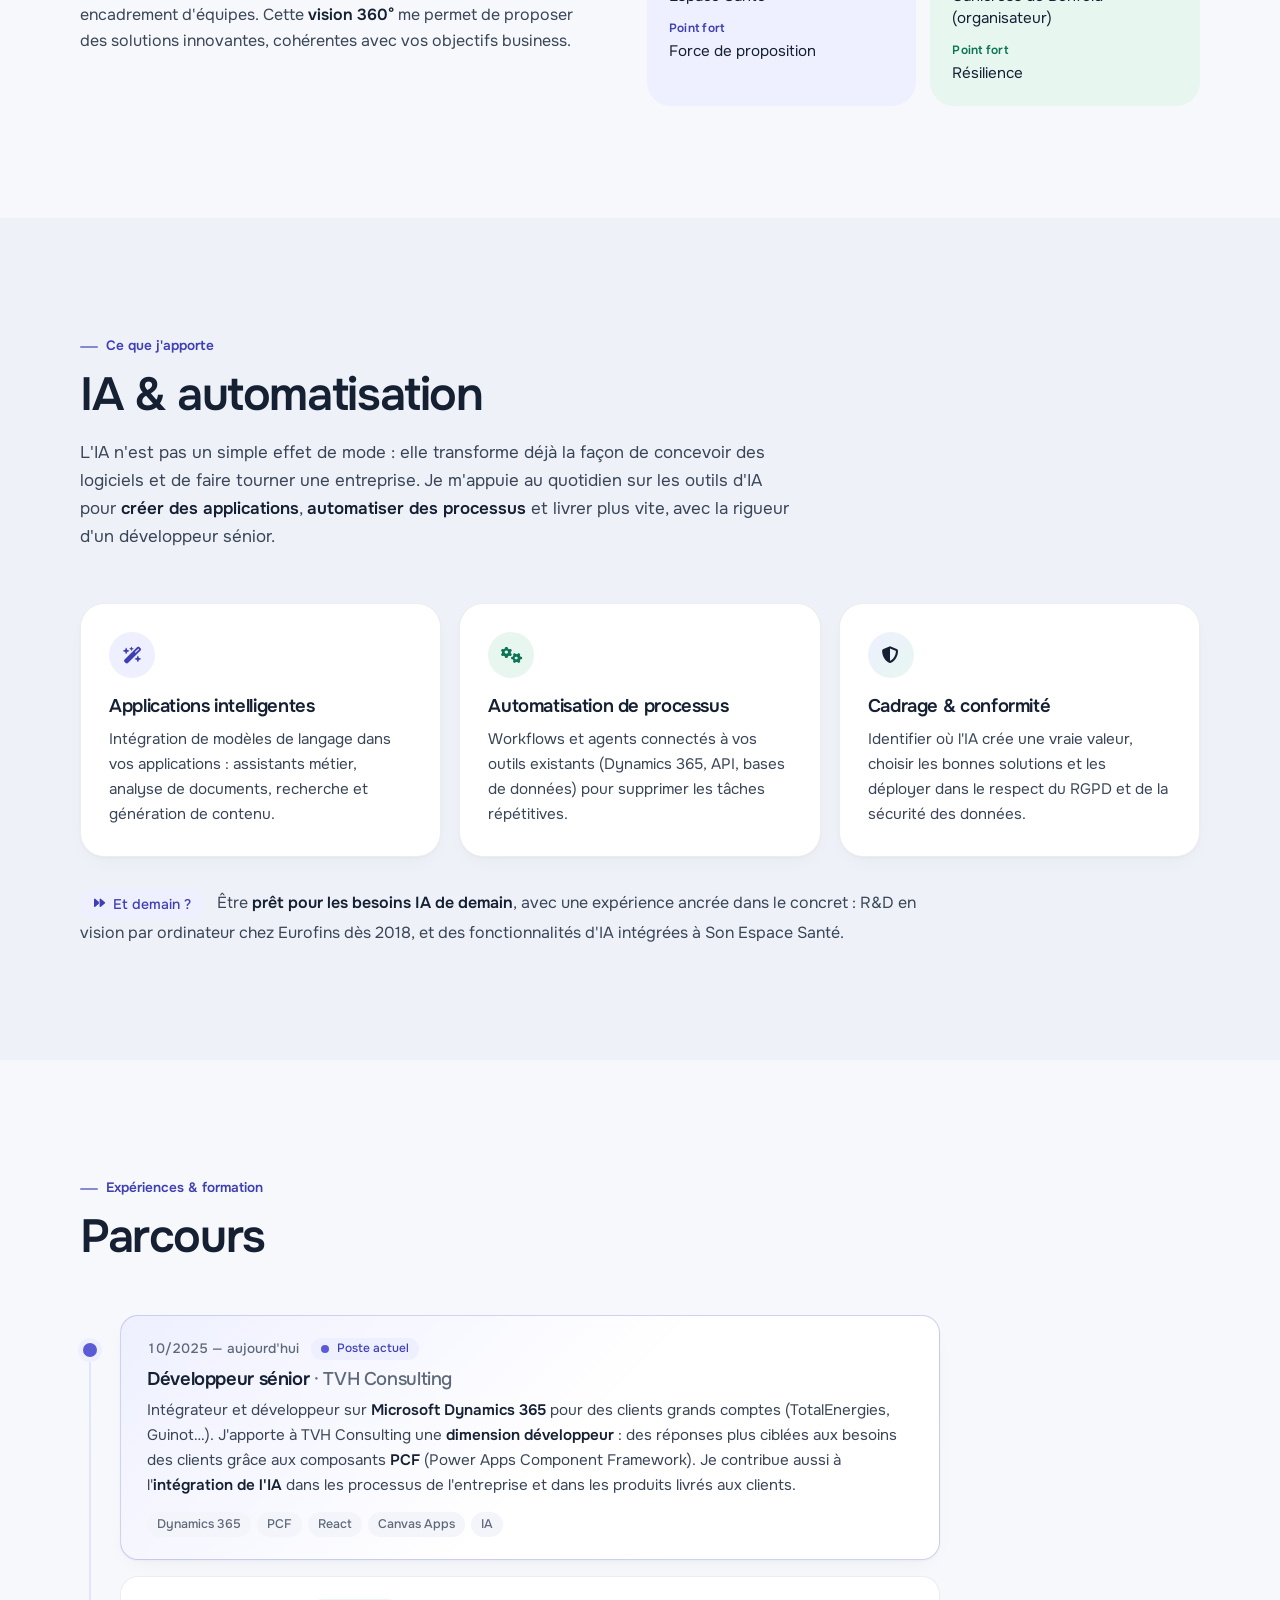
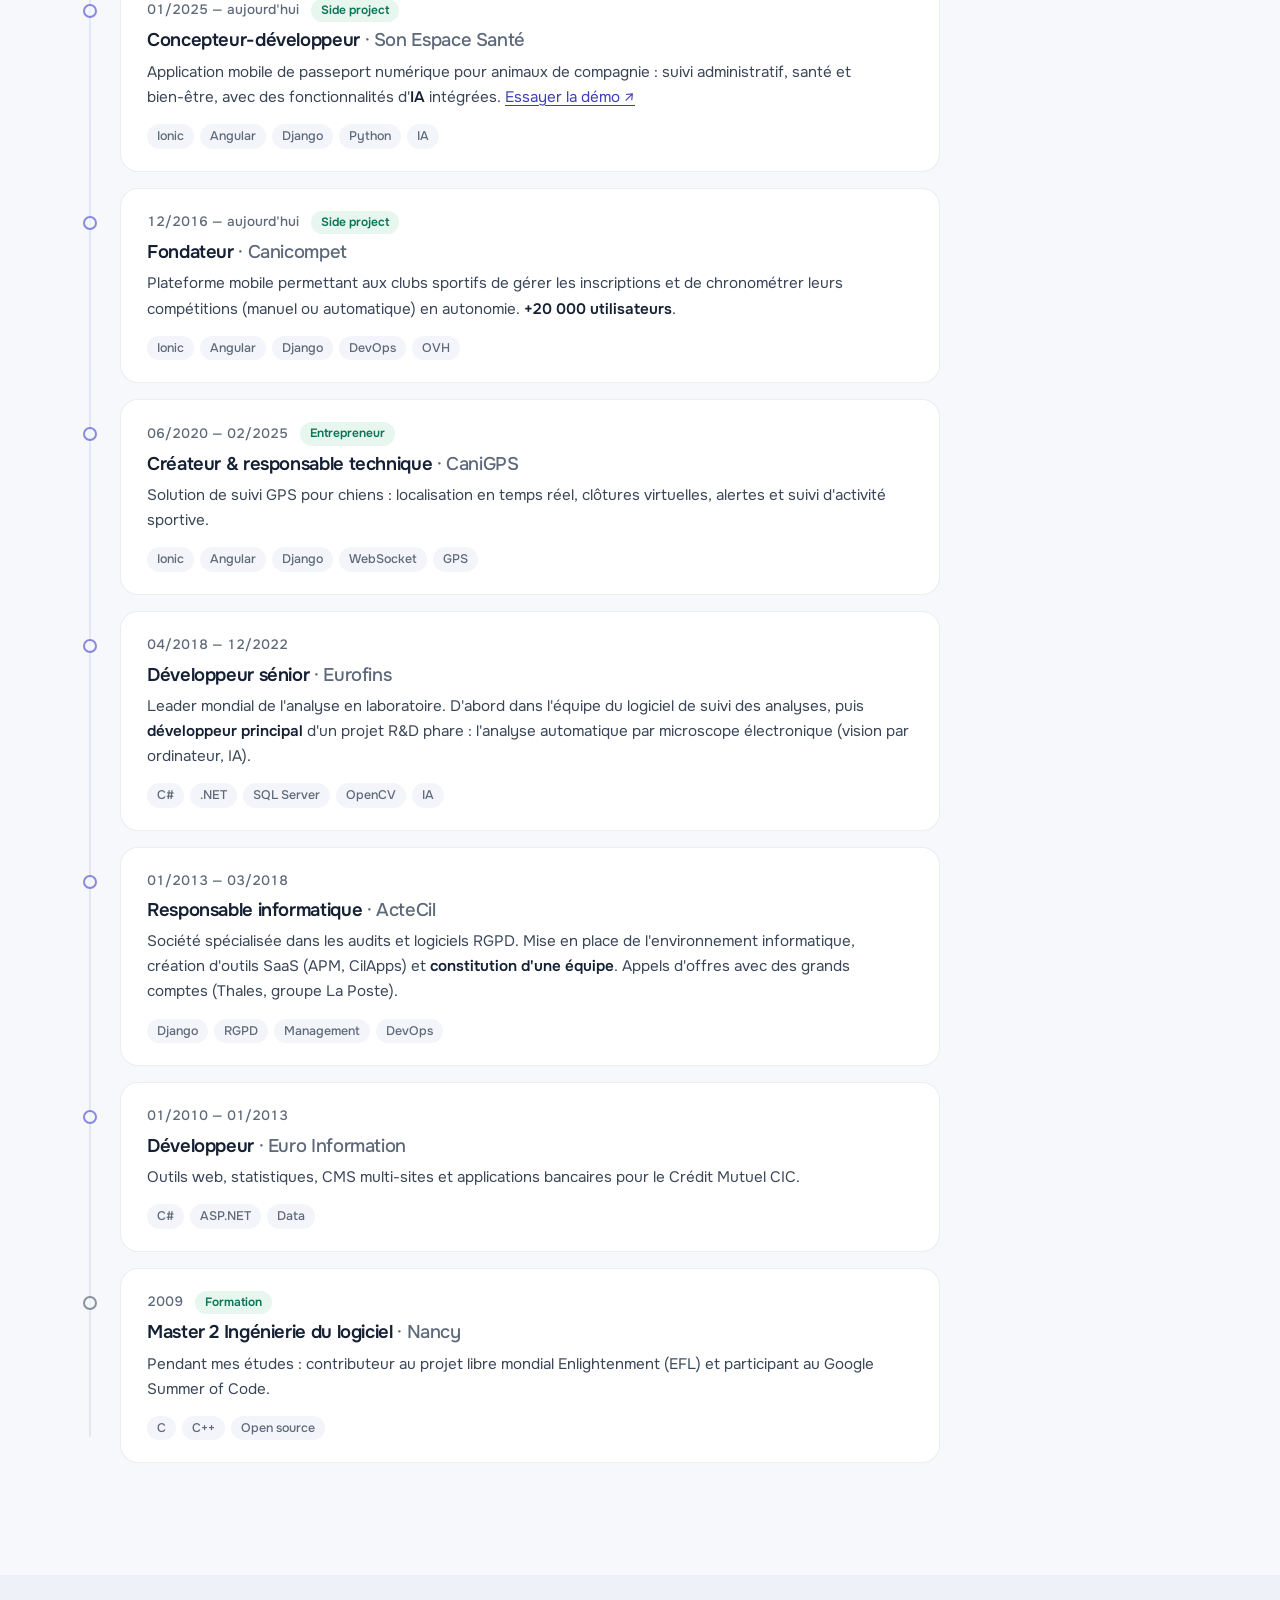
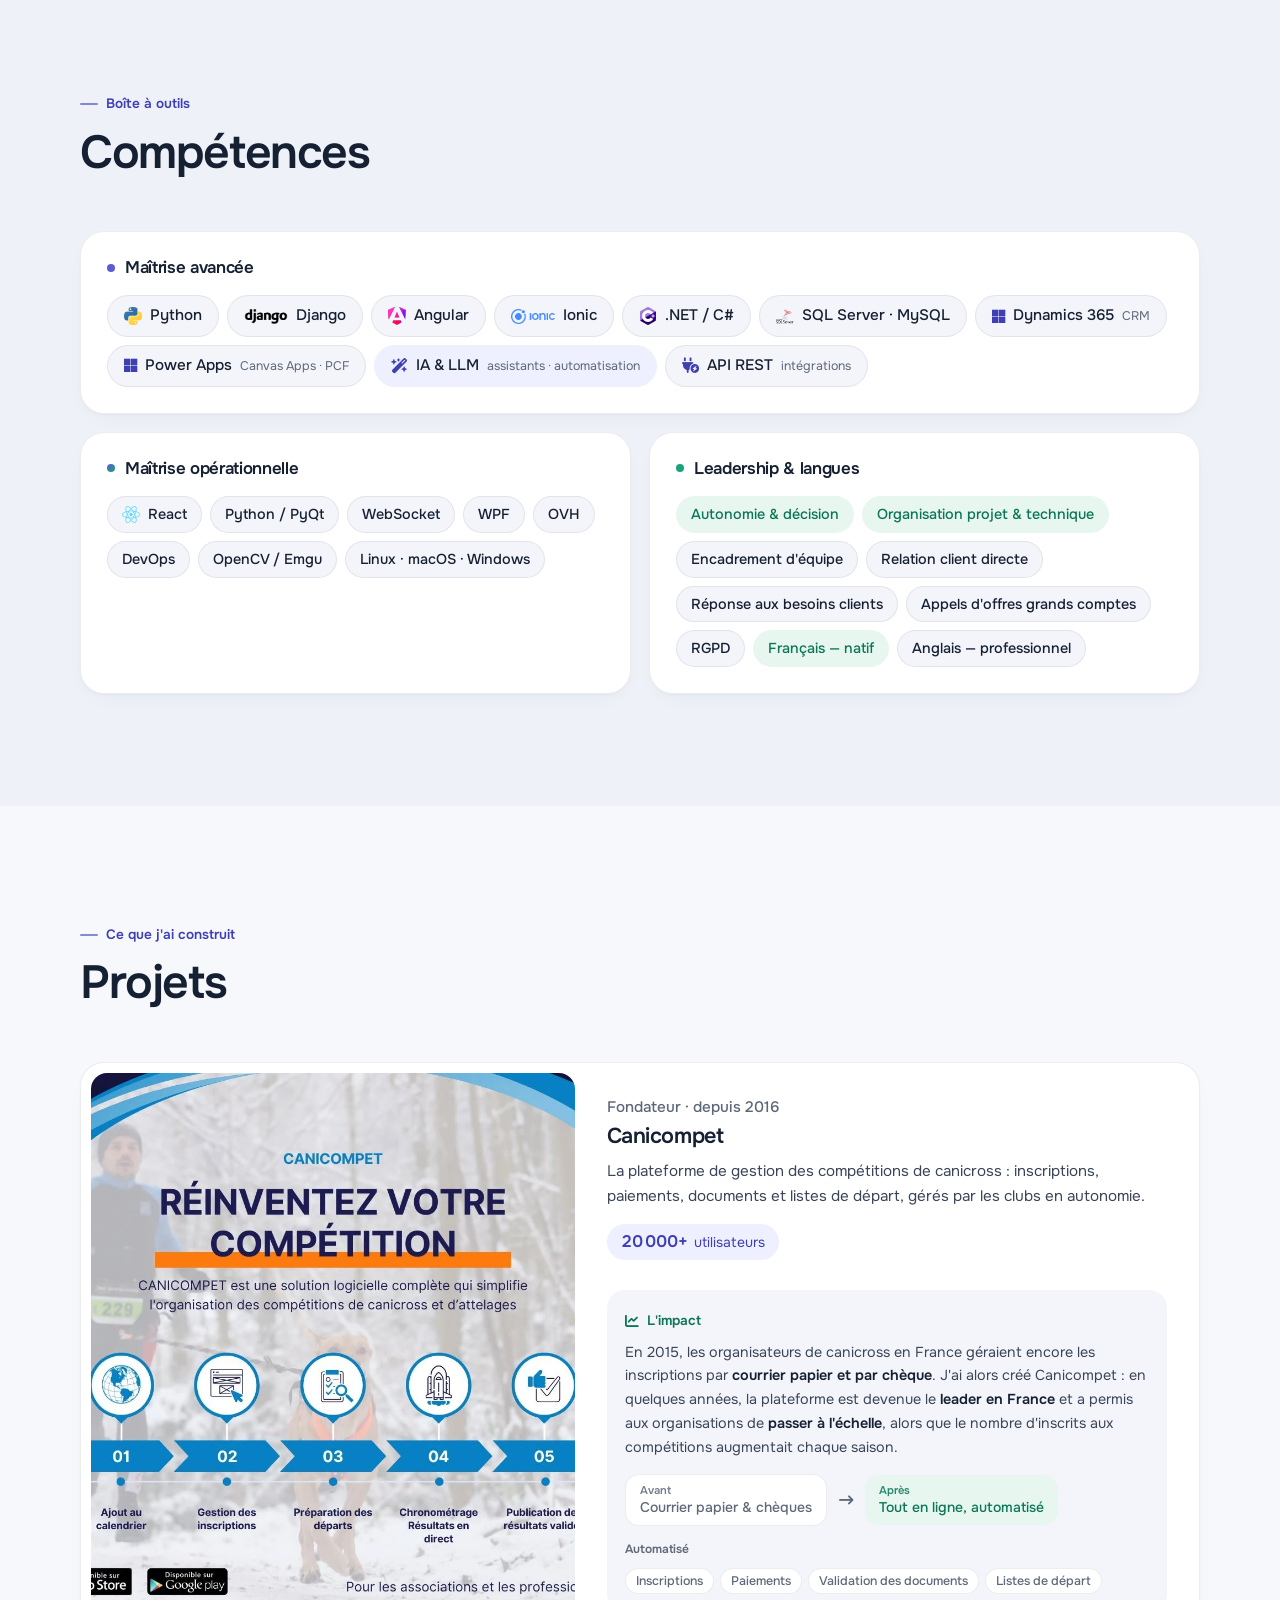
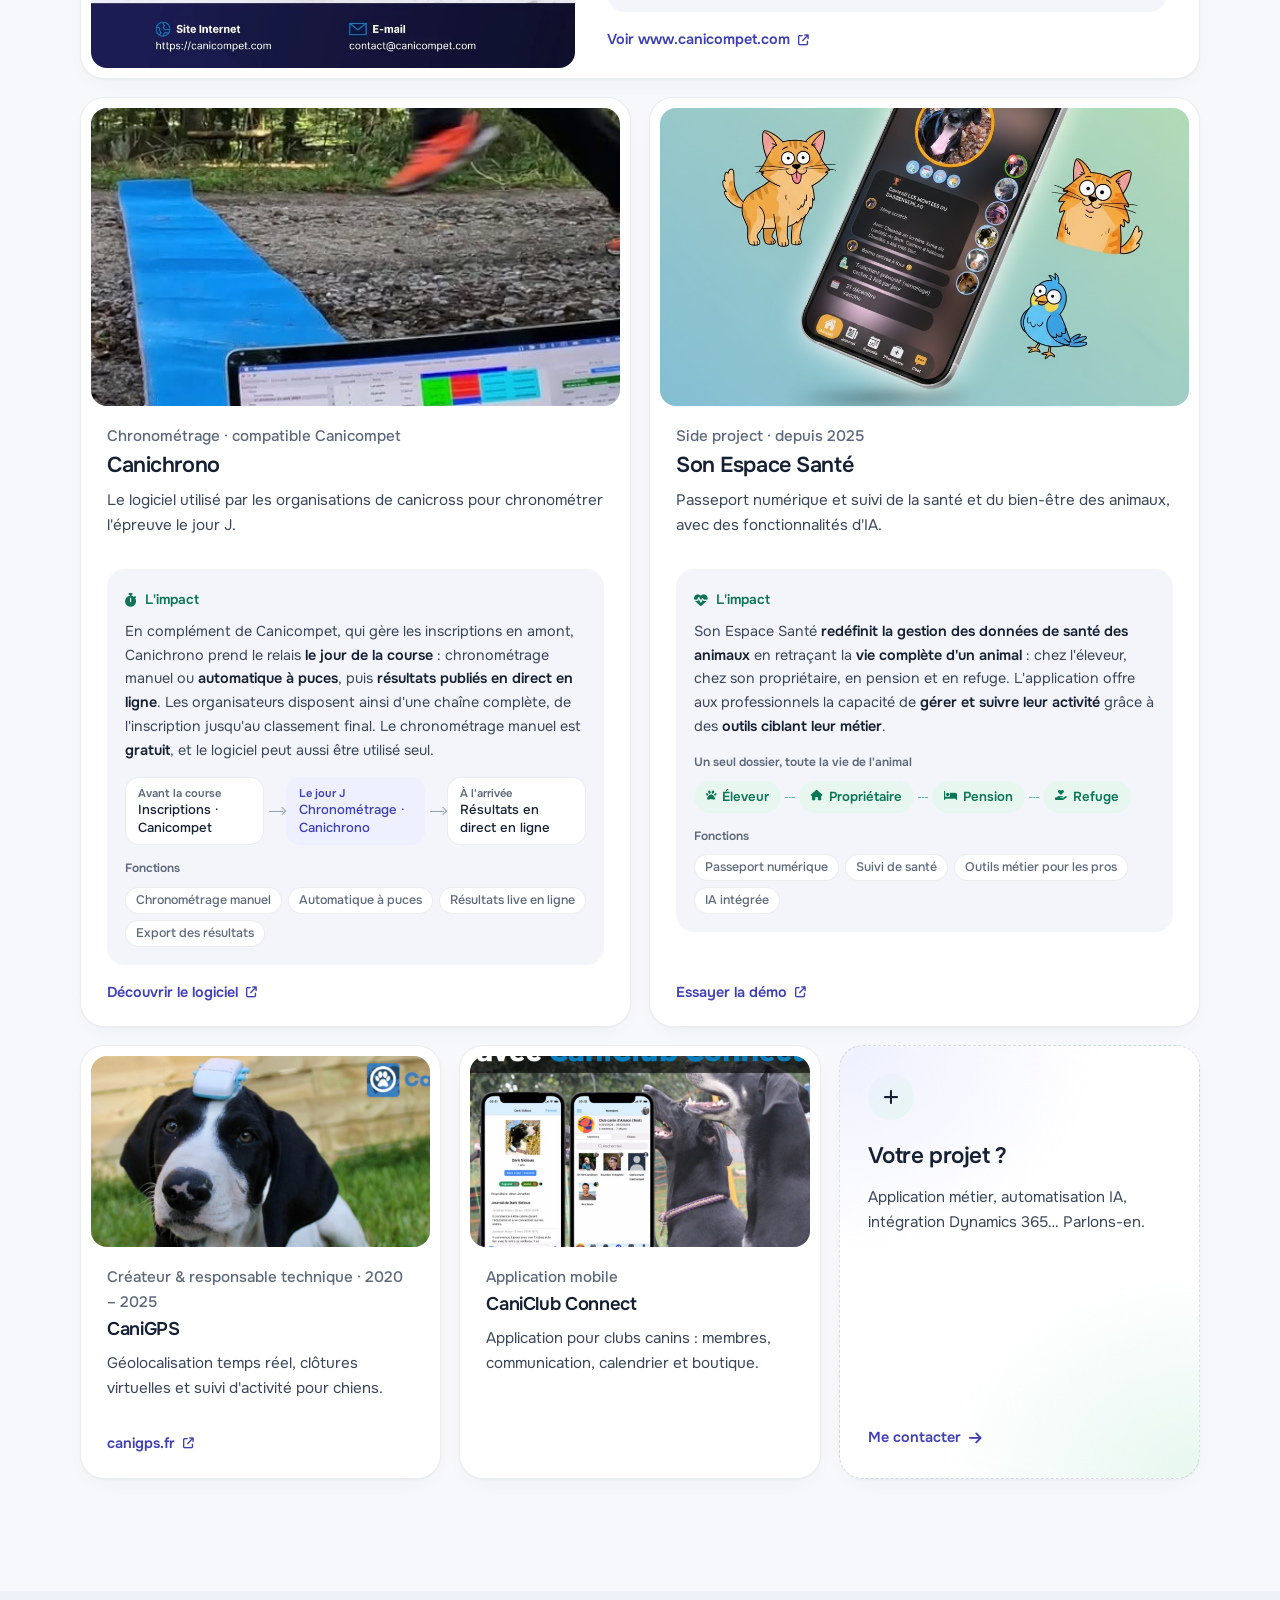
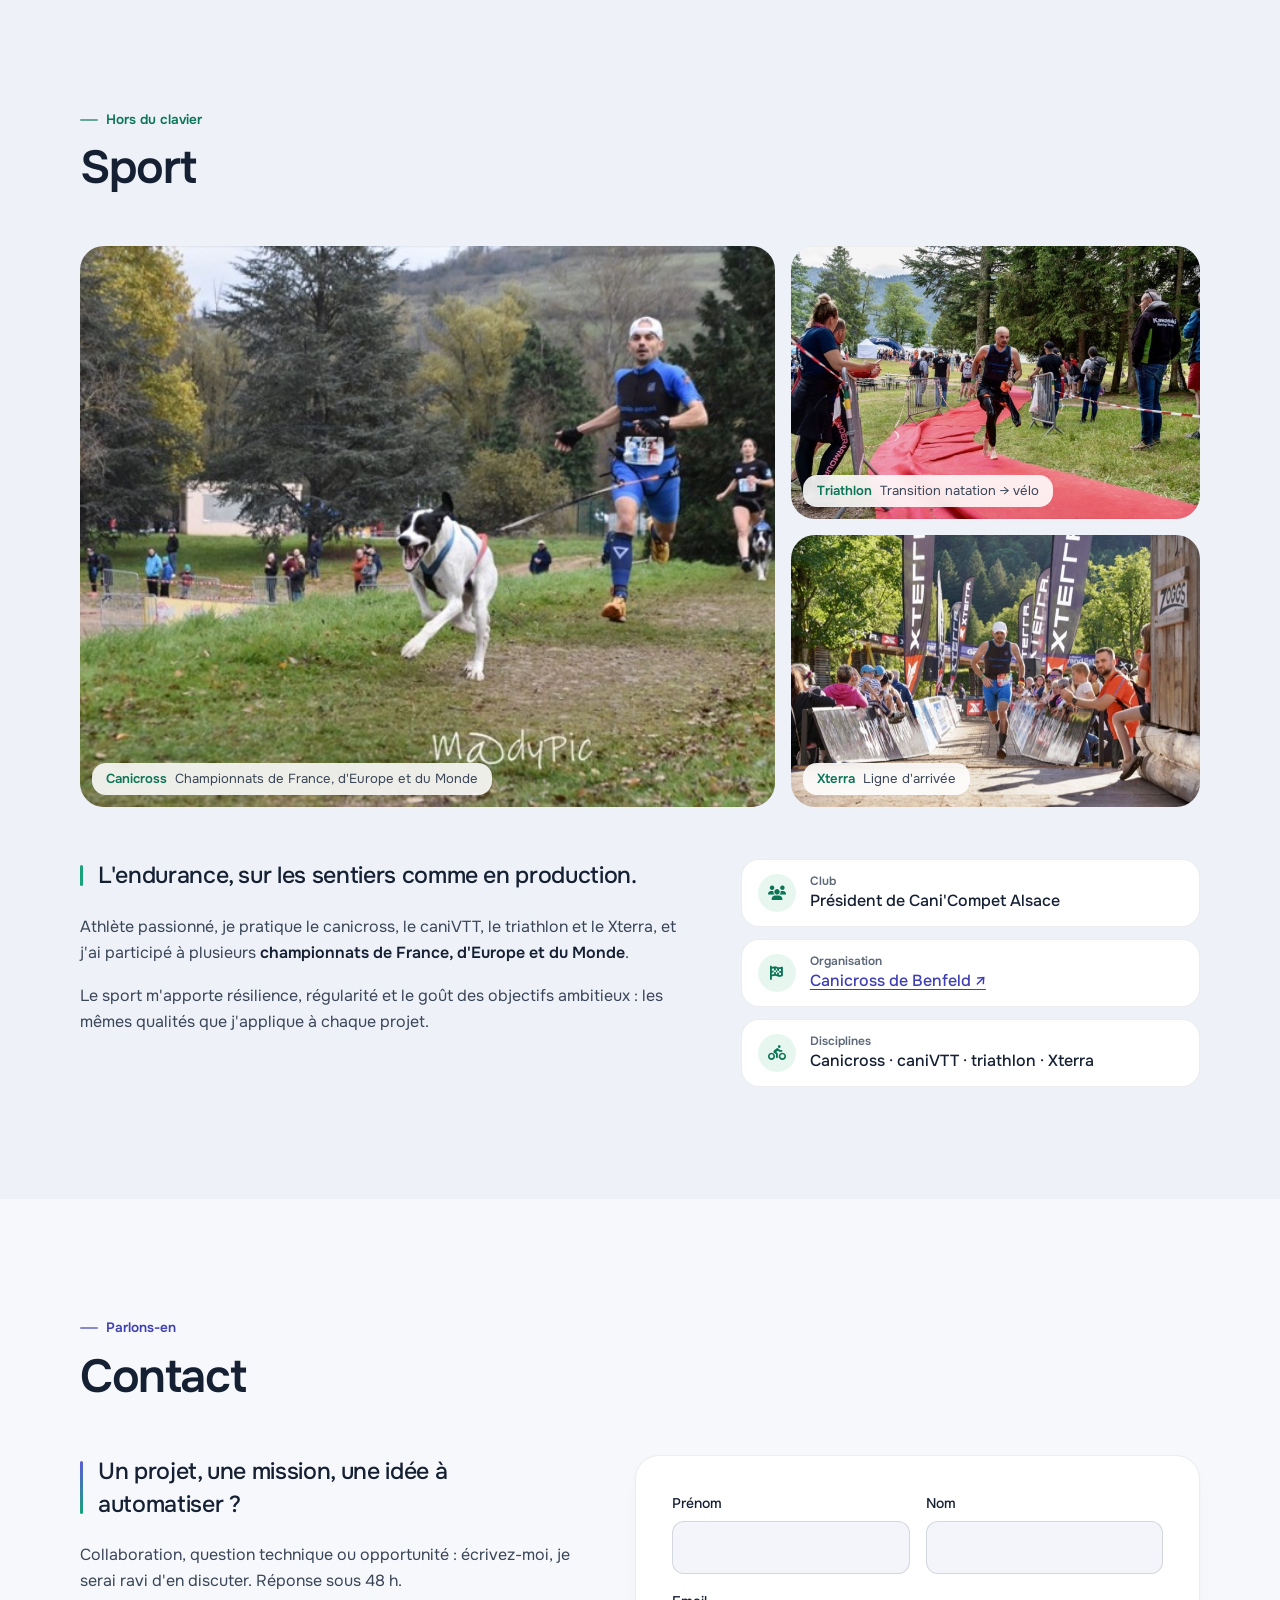
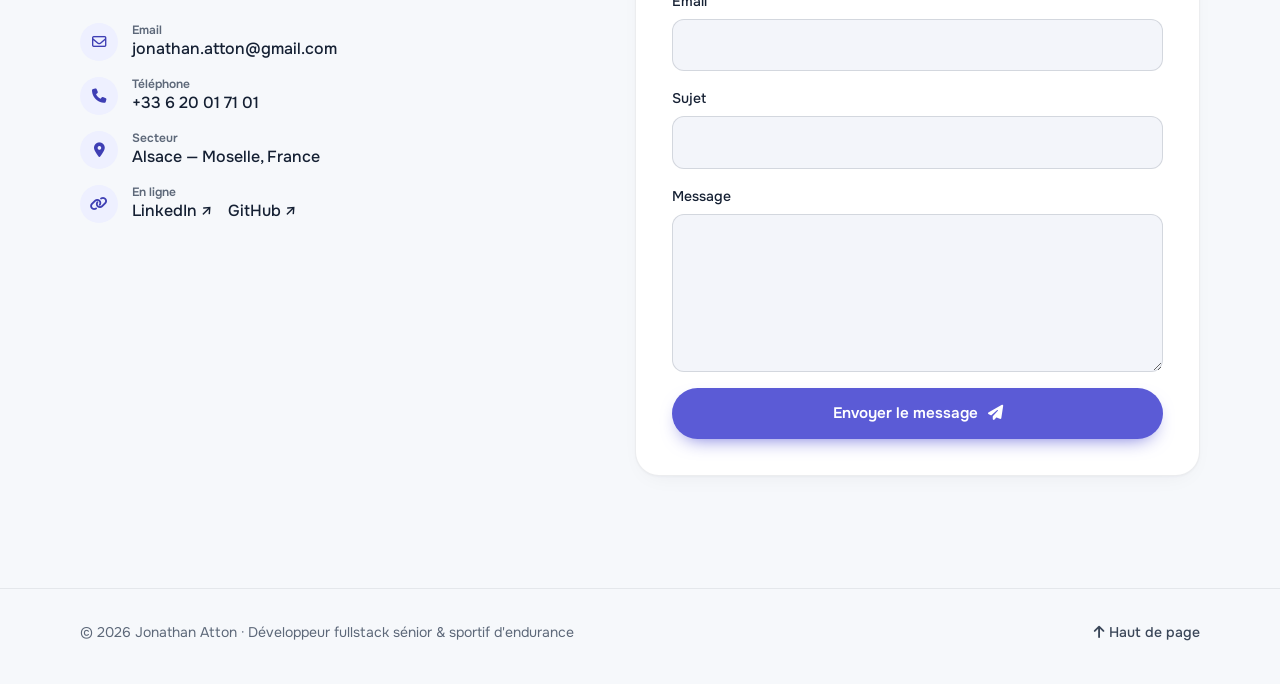
<file: experience.html>
<!DOCTYPE html>
<html lang="fr">
<head>
    <meta charset="UTF-8">
    <meta name="robots" content="noindex, follow">
    <title>Jonathan Atton</title>
    <link rel="canonical" href="https://jonathan-atton.com/#parcours">
    <meta http-equiv="refresh" content="0; url=index.html#parcours">
    <script>location.replace('index.html#parcours');</script>
</head>
<body>
    <p>Cette page a déménagé : <a href="index.html#parcours">jonathan-atton.com/#parcours</a></p>
</body>
</html>
</file>
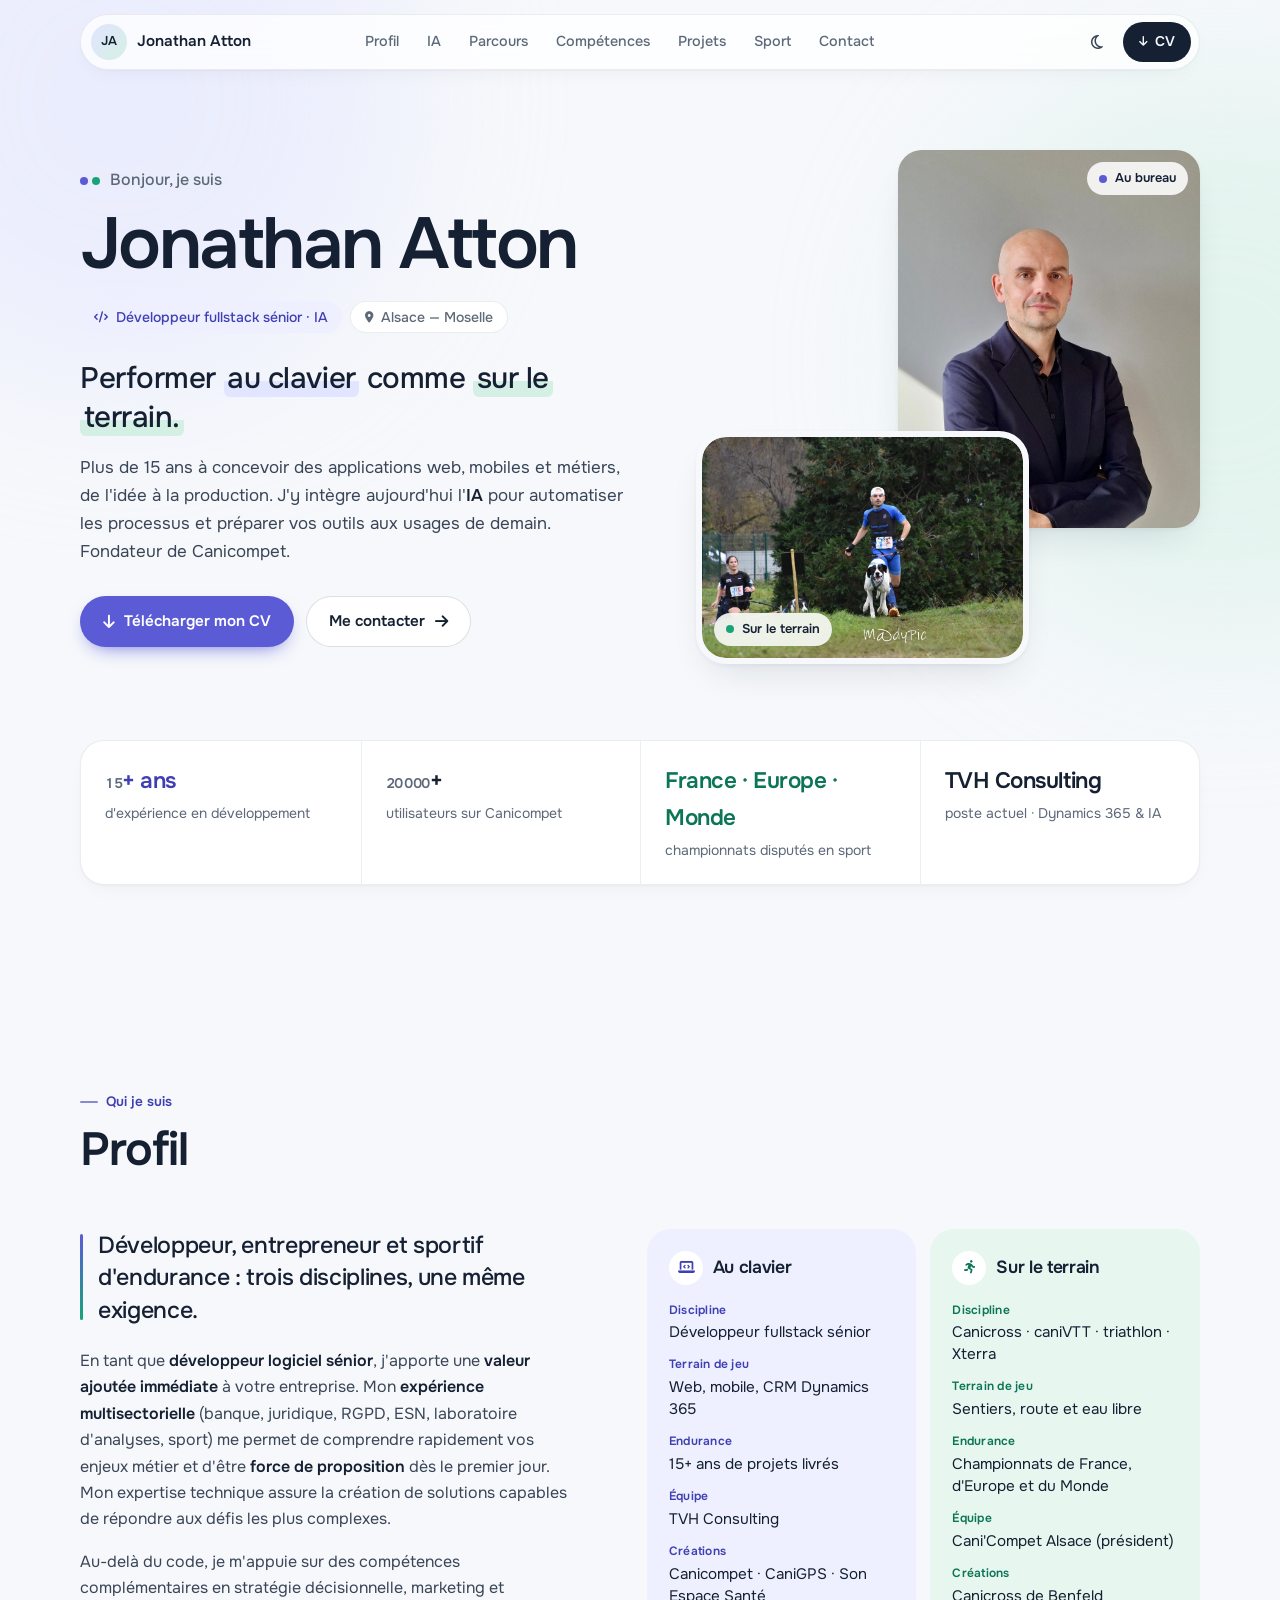
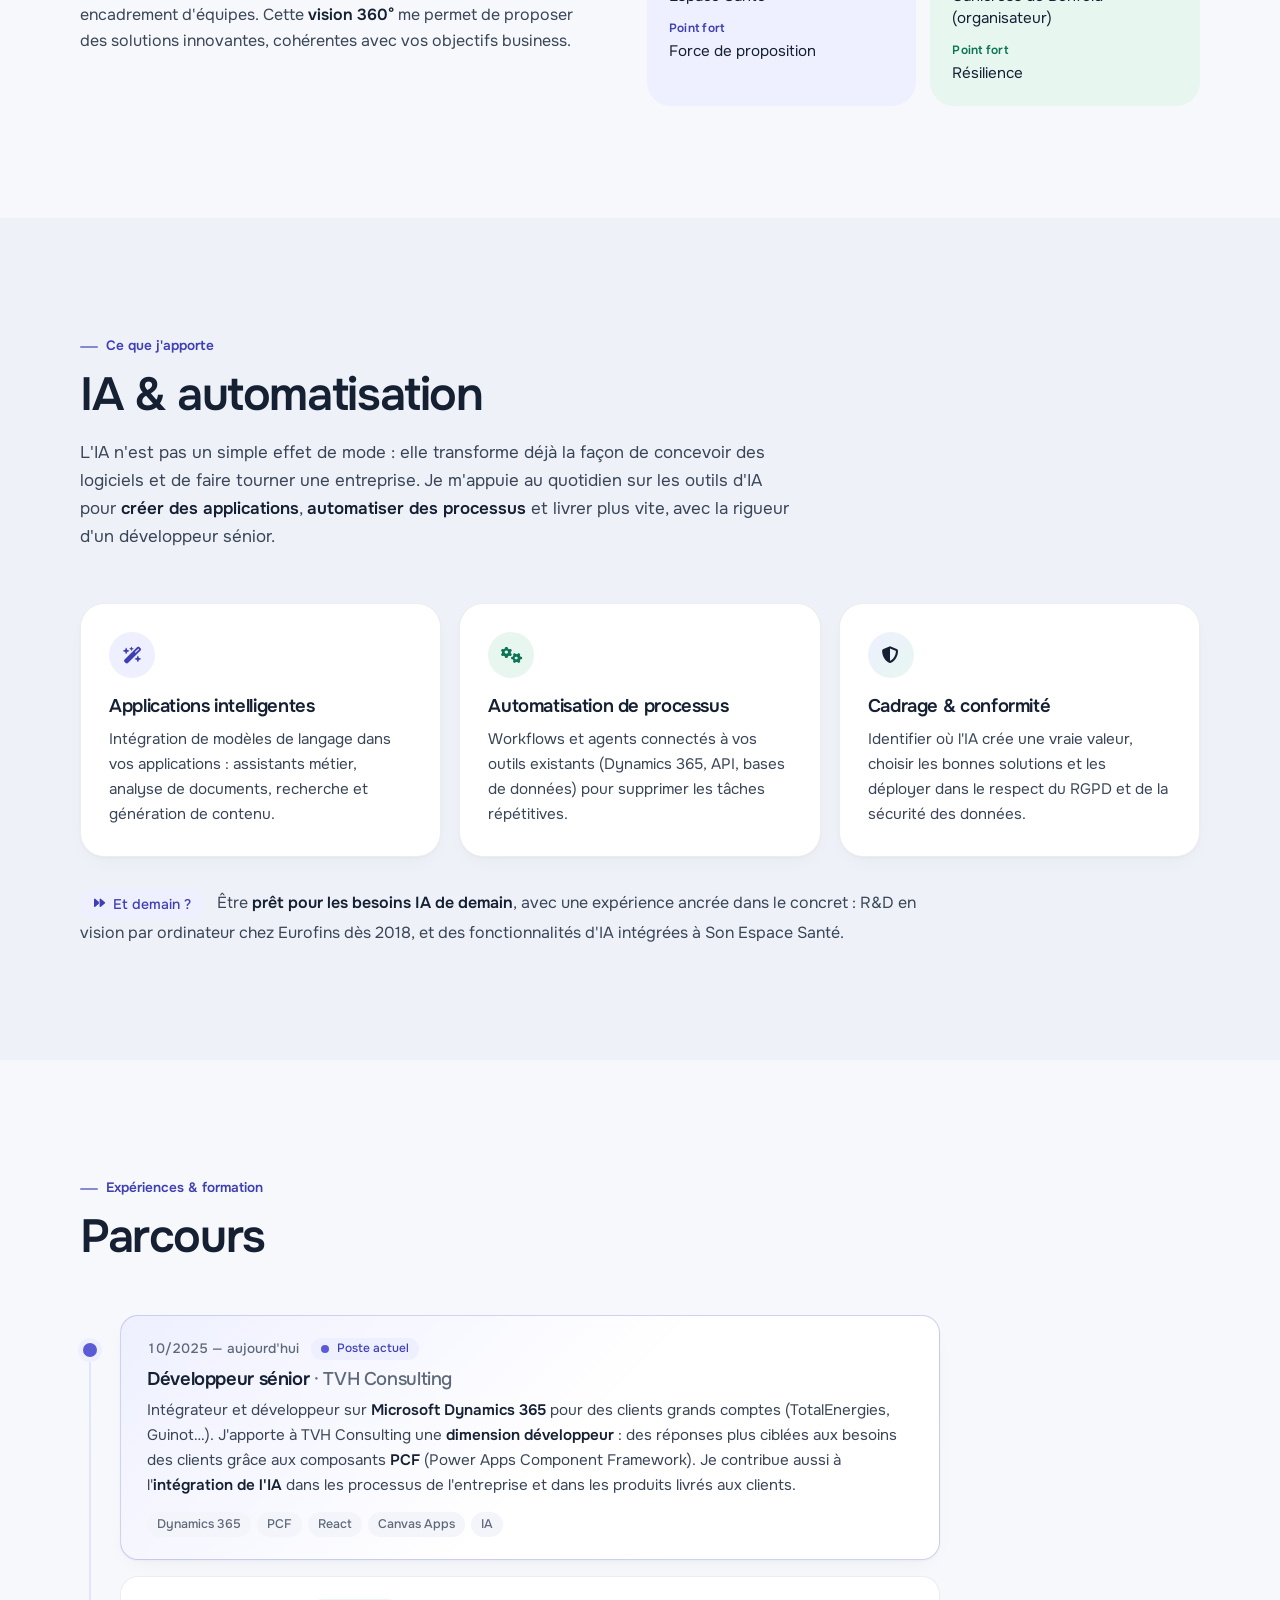
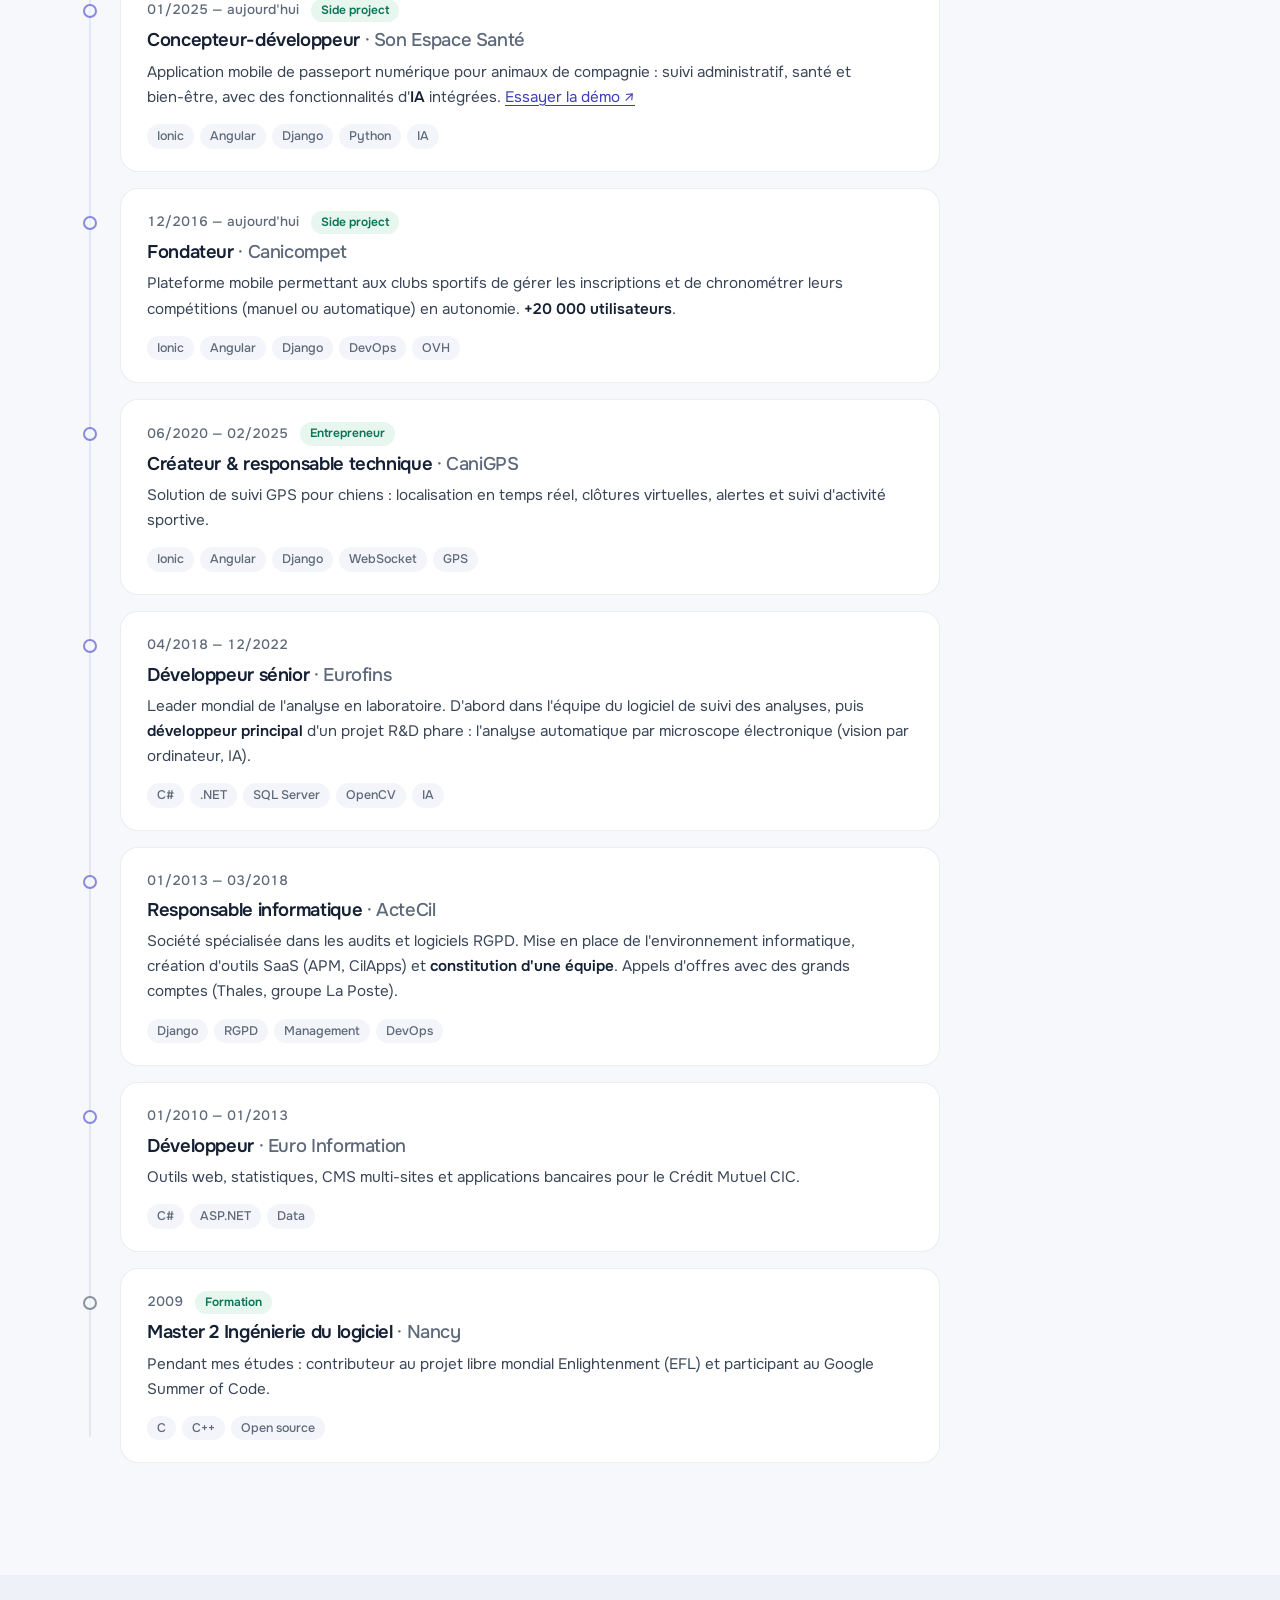
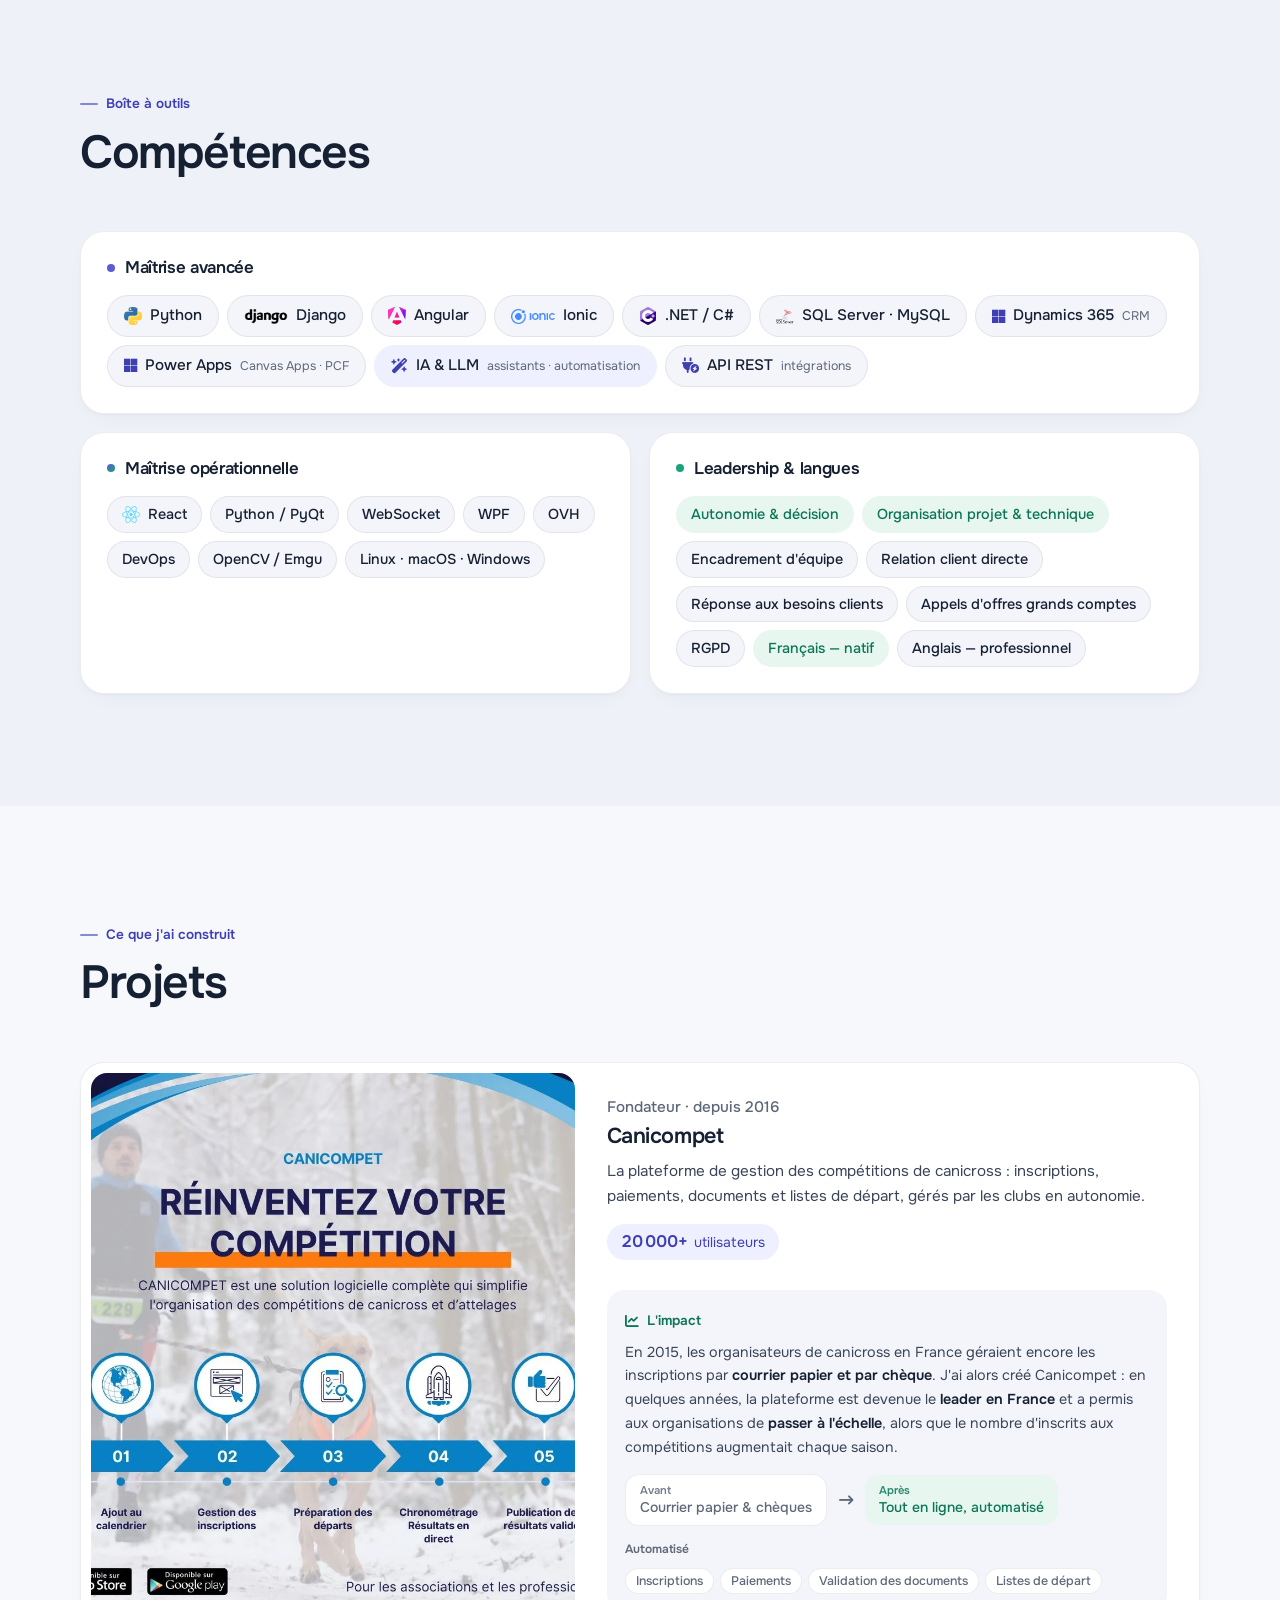
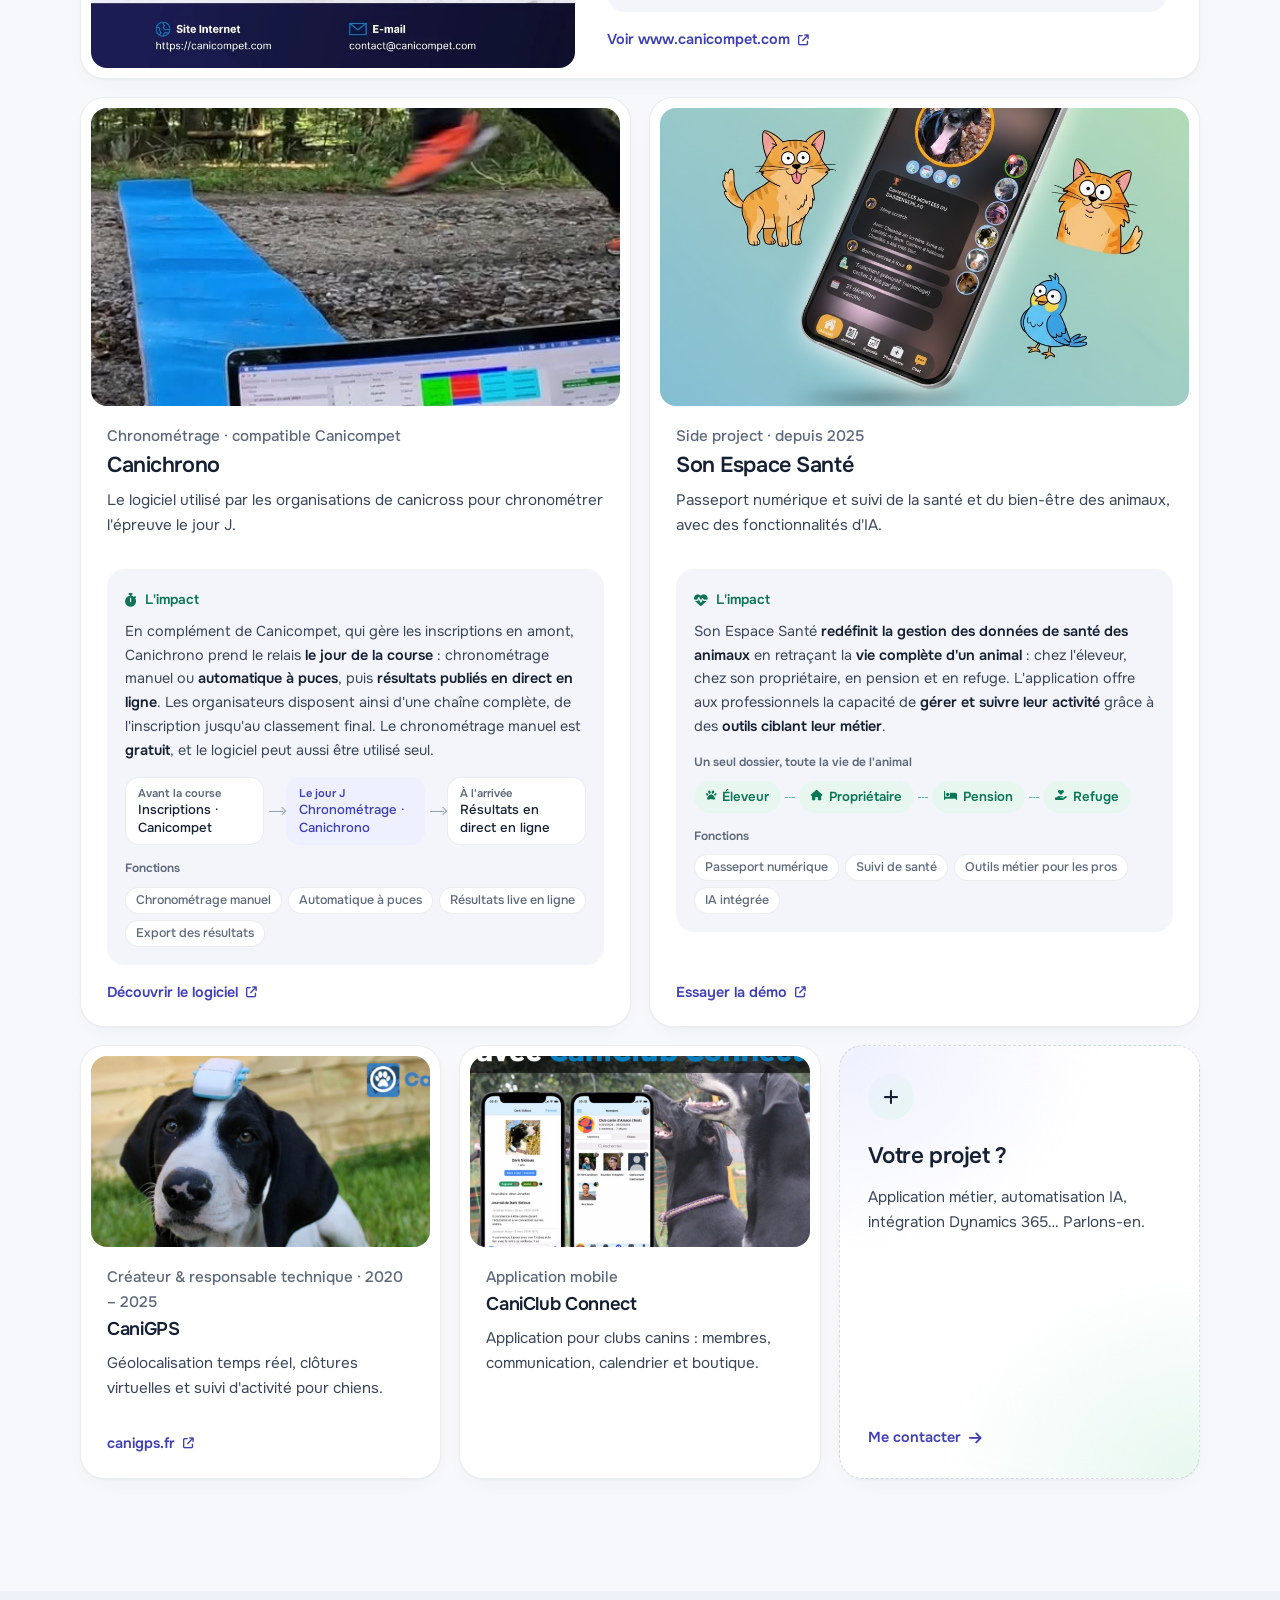
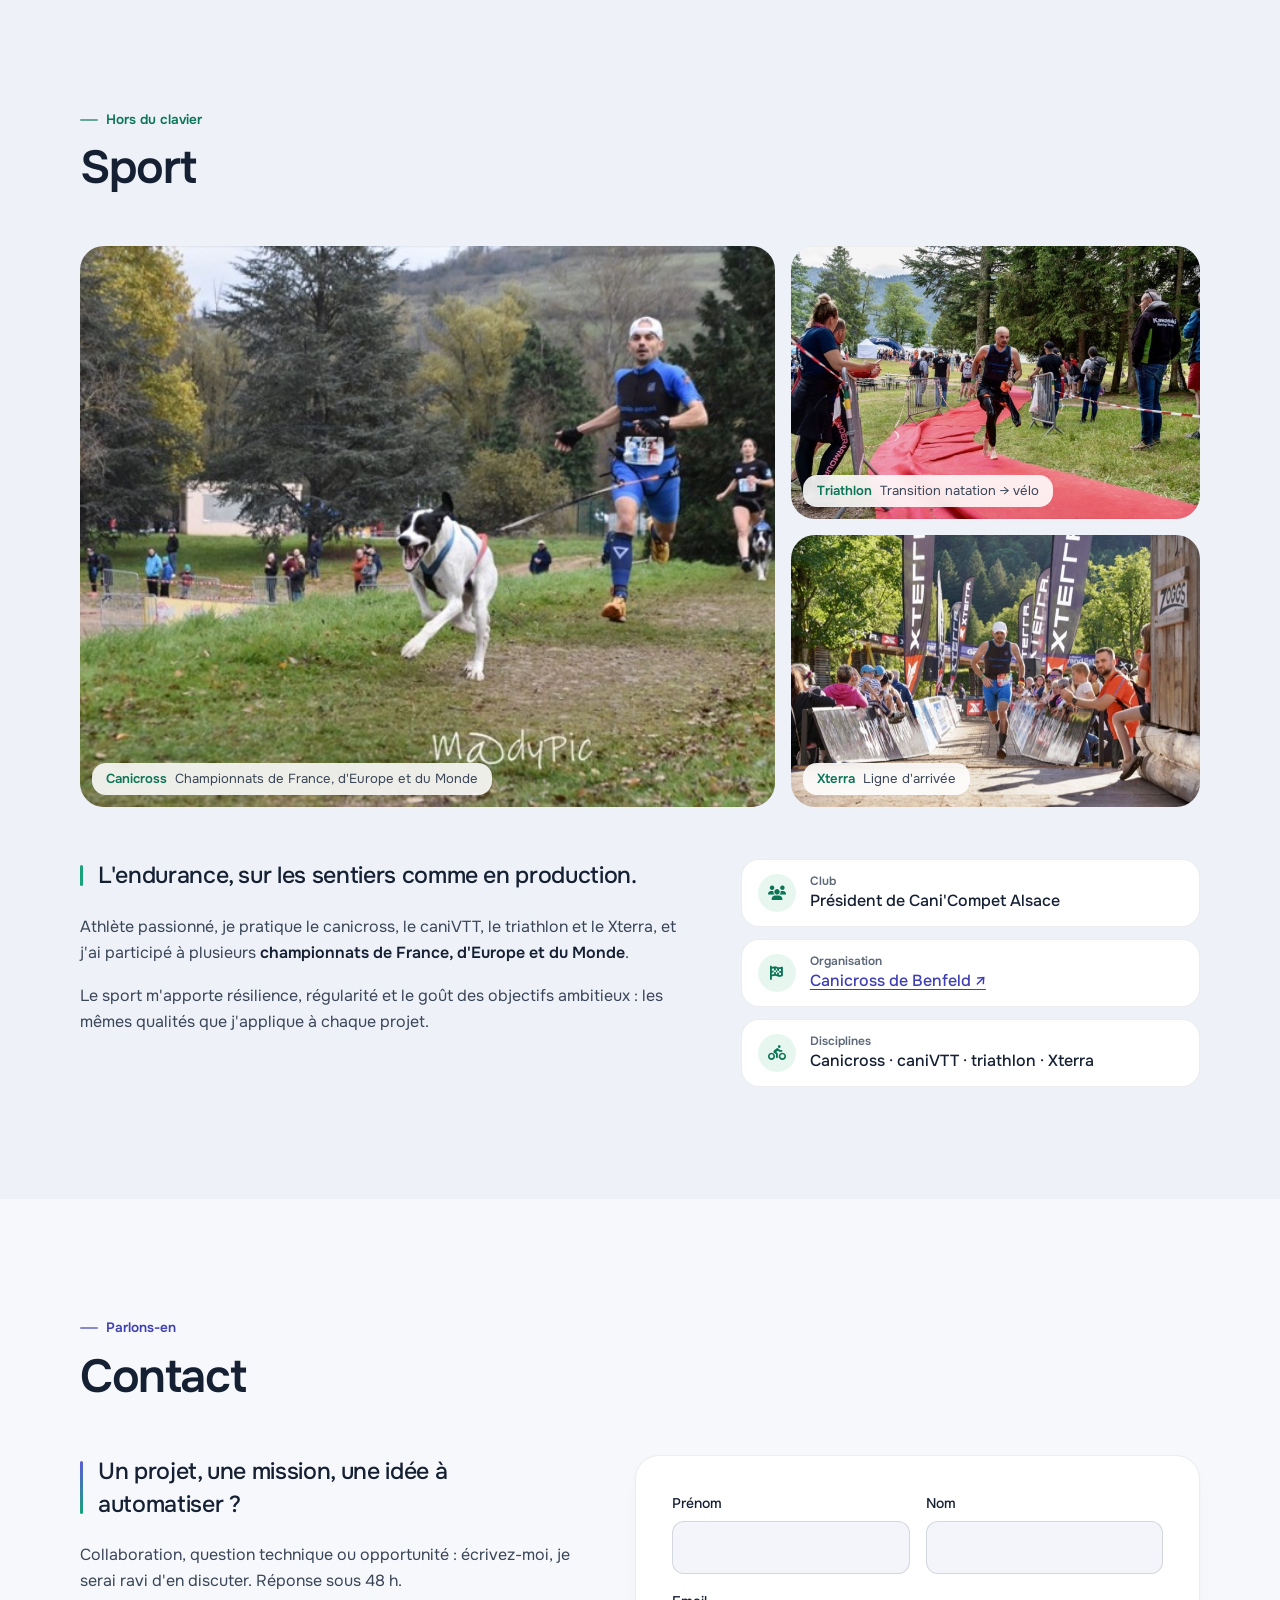
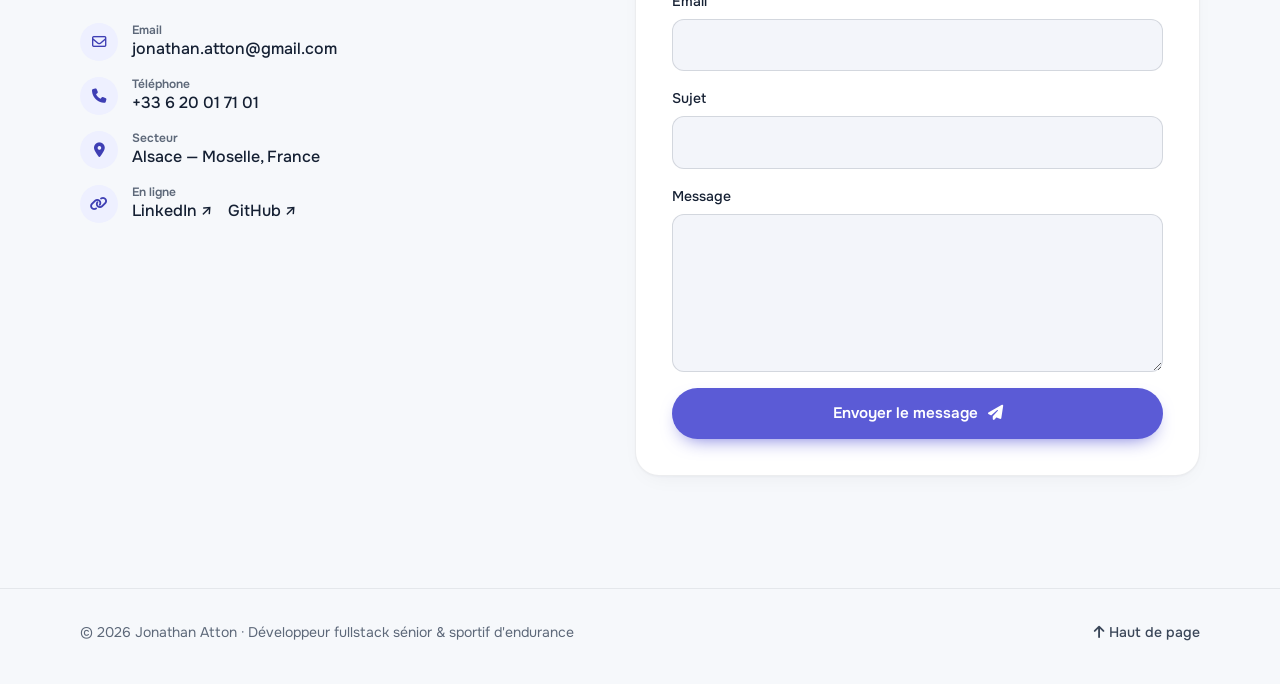
<file: portfolio.html>
<!DOCTYPE html>
<html lang="fr">
<head>
    <meta charset="UTF-8">
    <meta name="robots" content="noindex, follow">
    <title>Jonathan Atton</title>
    <link rel="canonical" href="https://jonathan-atton.com/#projets">
    <meta http-equiv="refresh" content="0; url=index.html#projets">
    <script>location.replace('index.html#projets');</script>
</head>
<body>
    <p>Cette page a déménagé : <a href="index.html#projets">jonathan-atton.com/#projets</a></p>
</body>
</html>
</file>
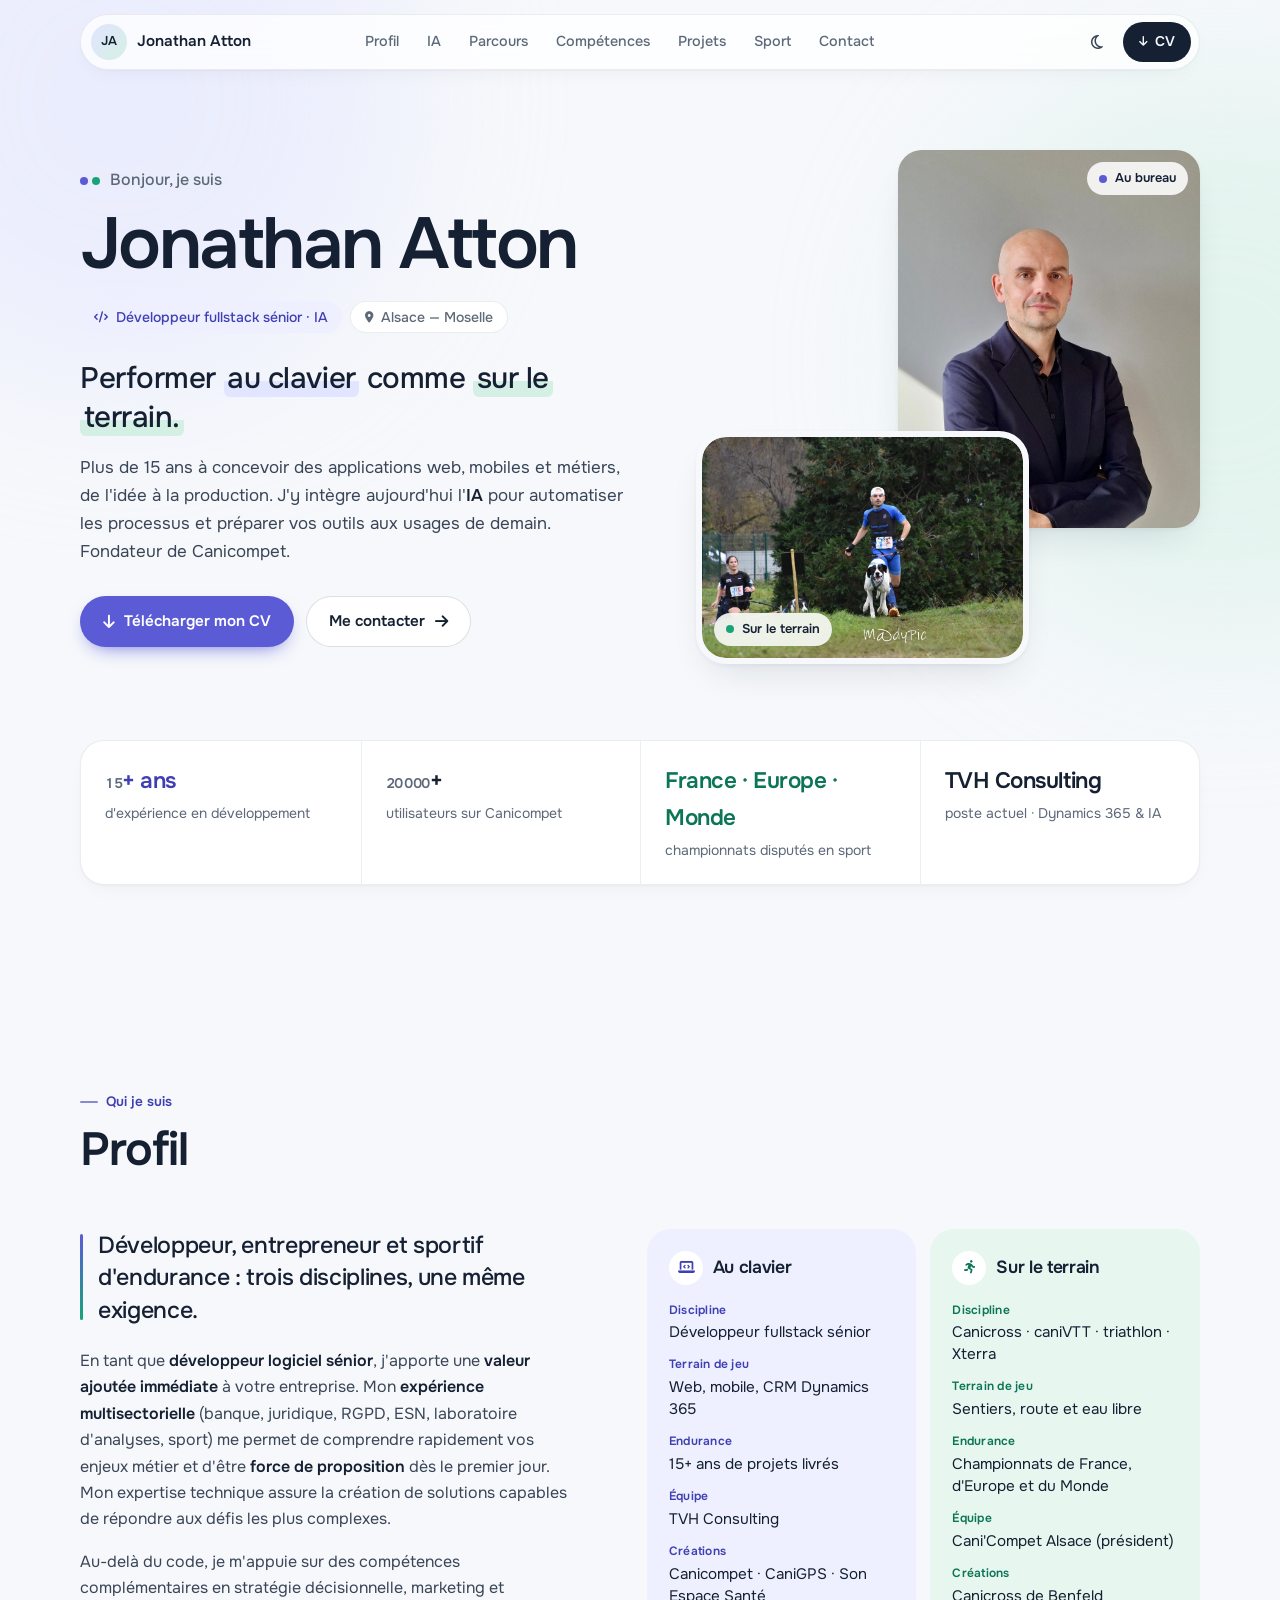
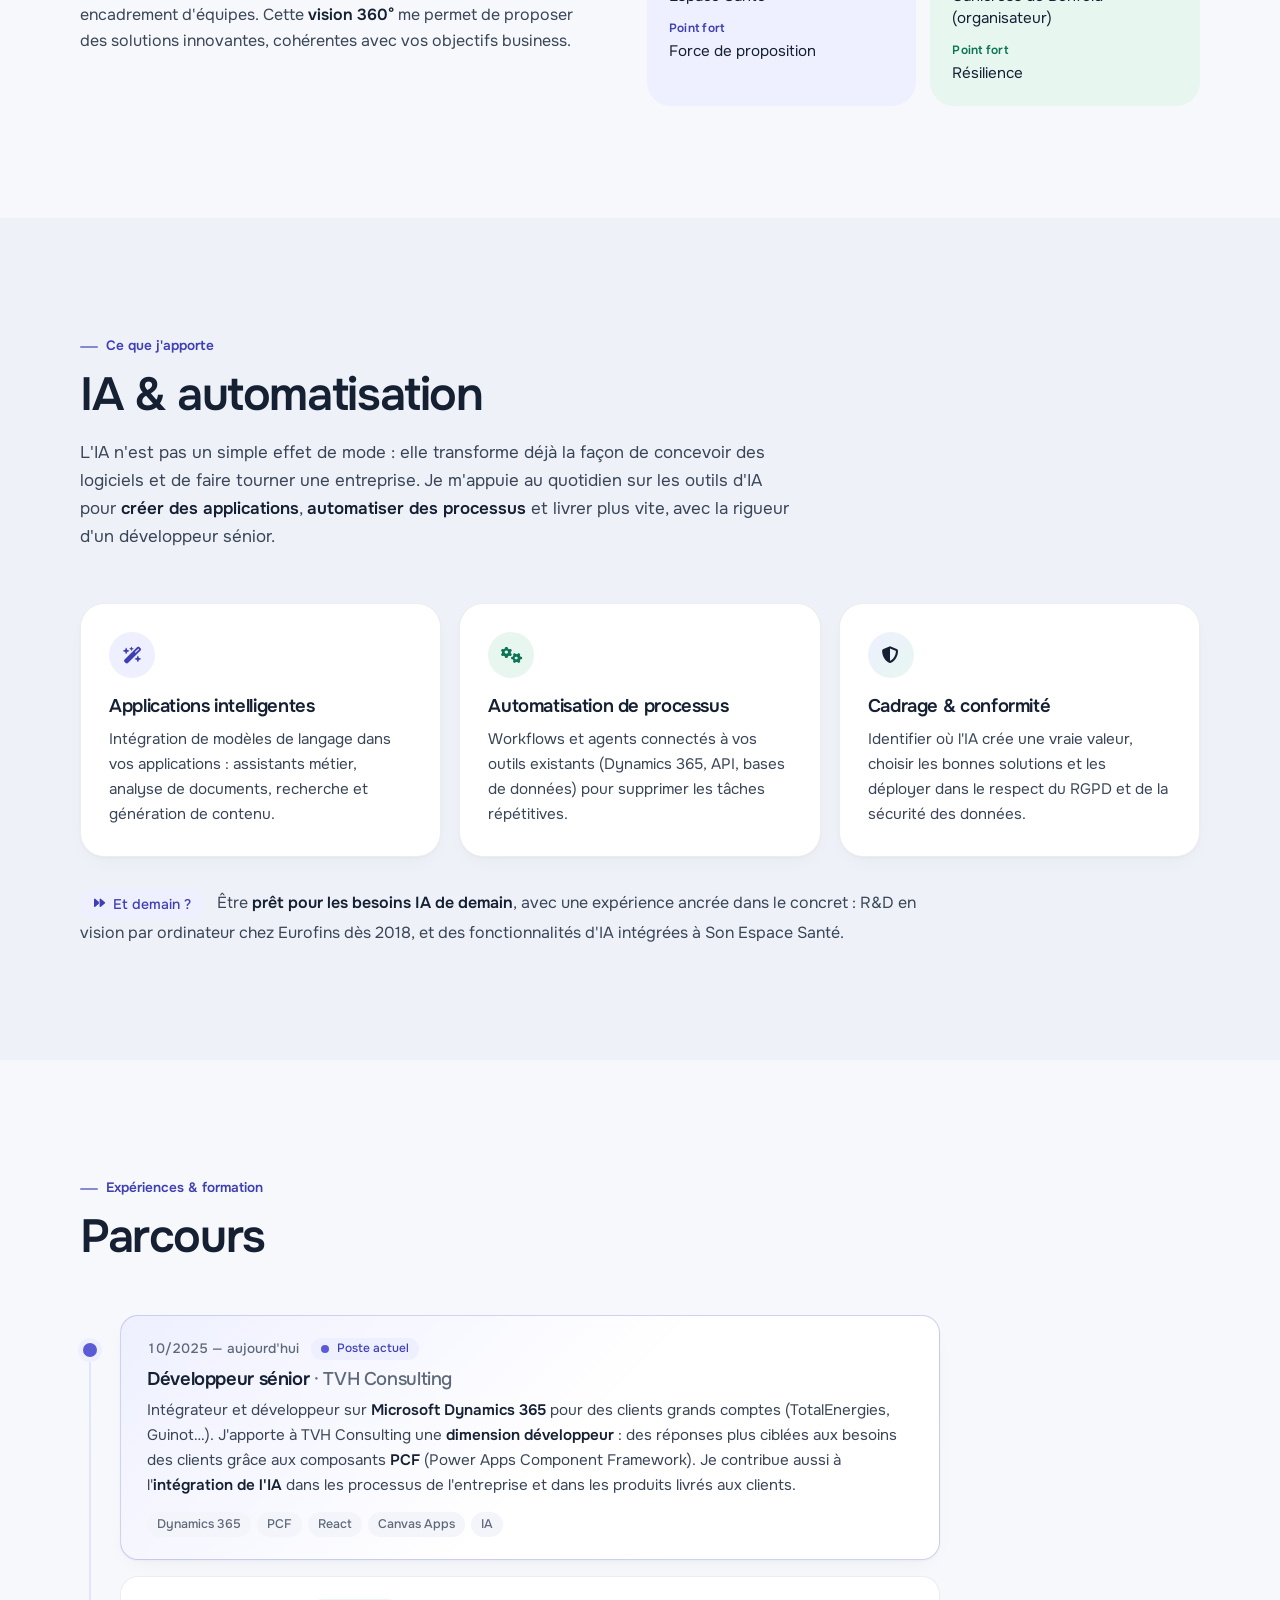
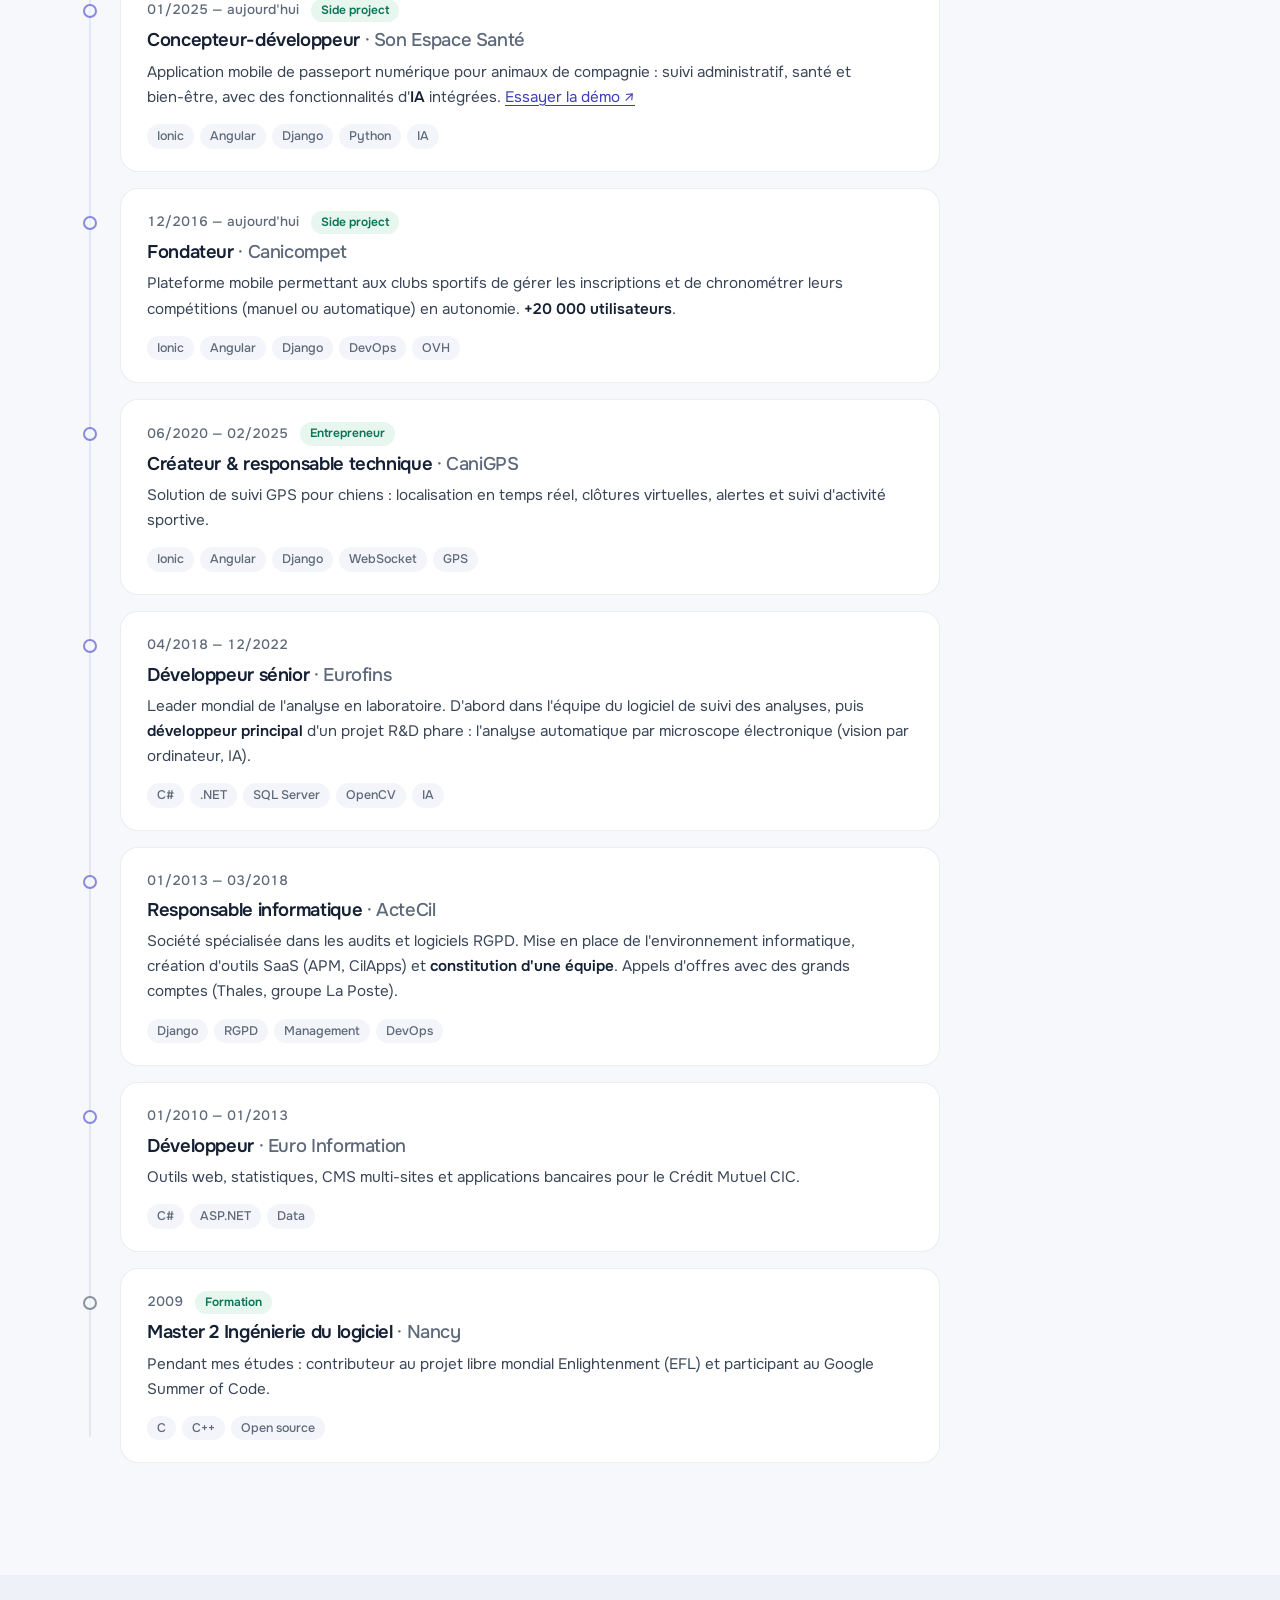
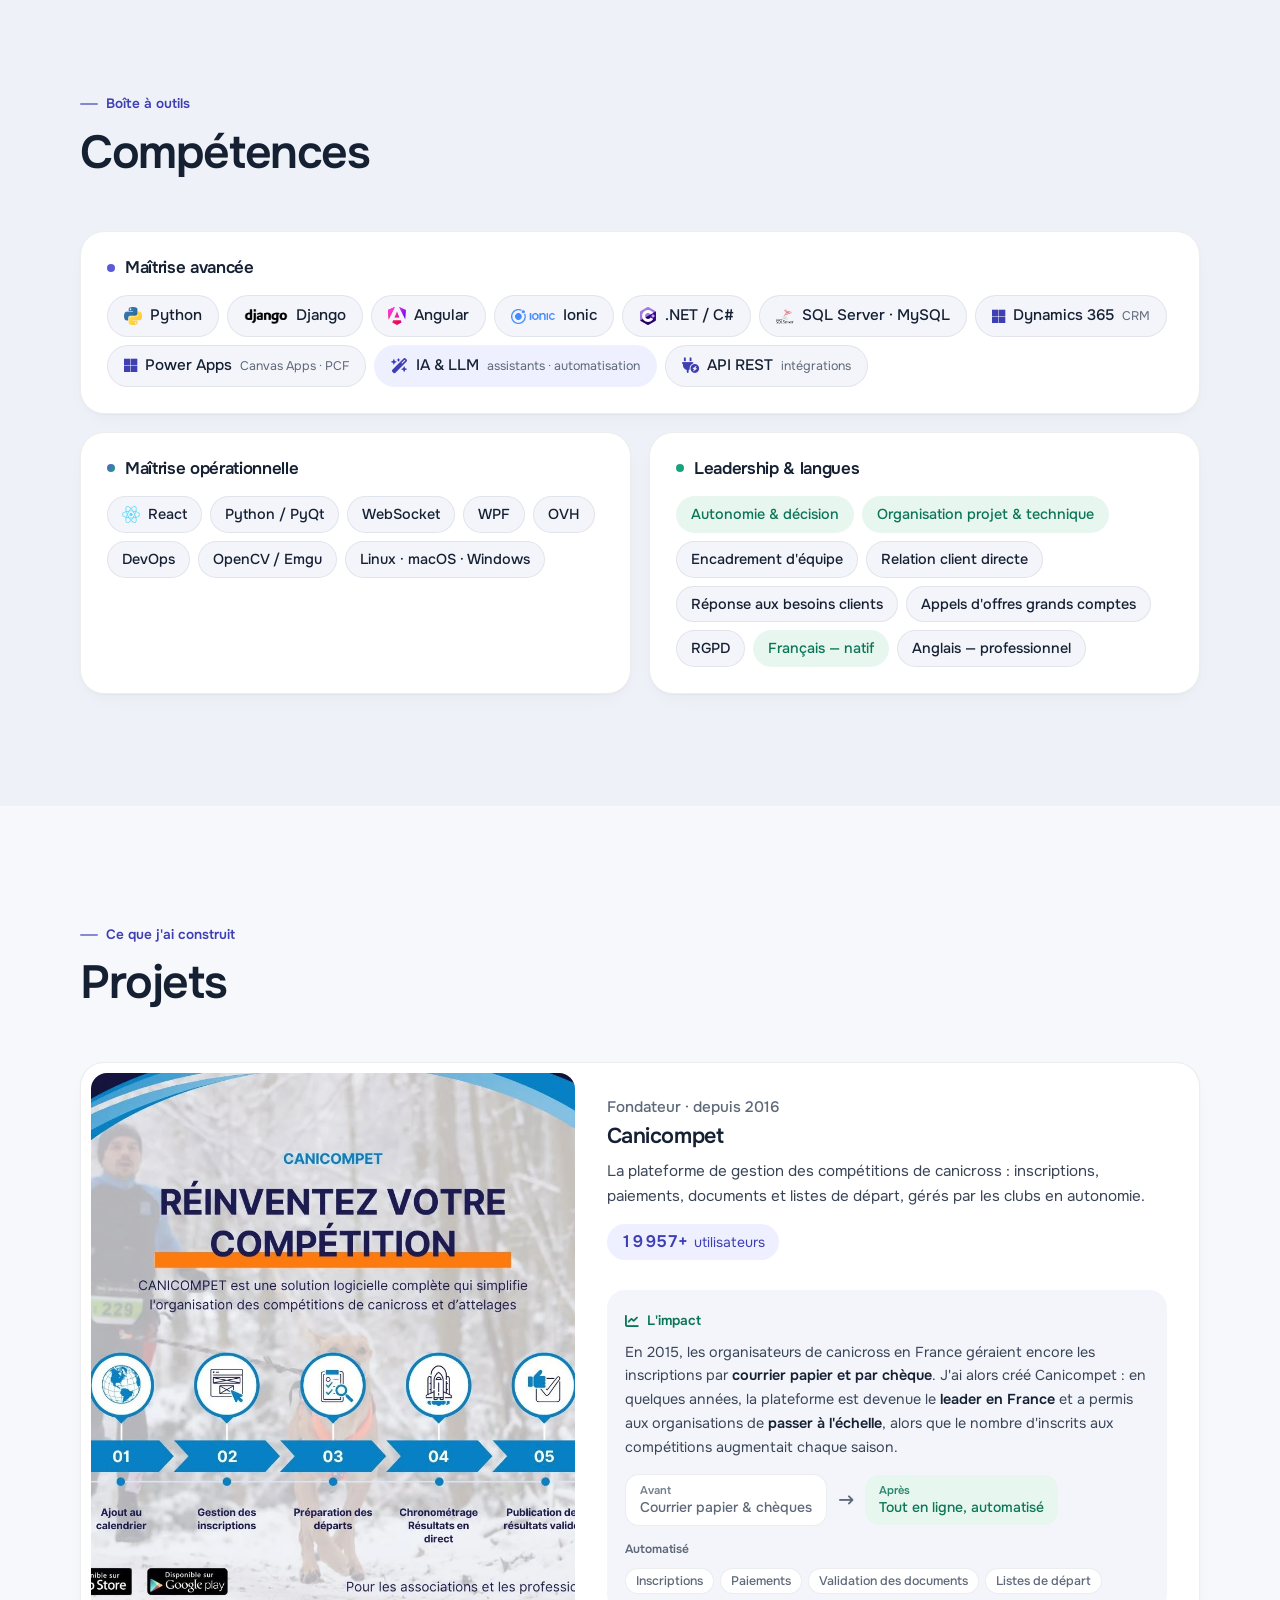
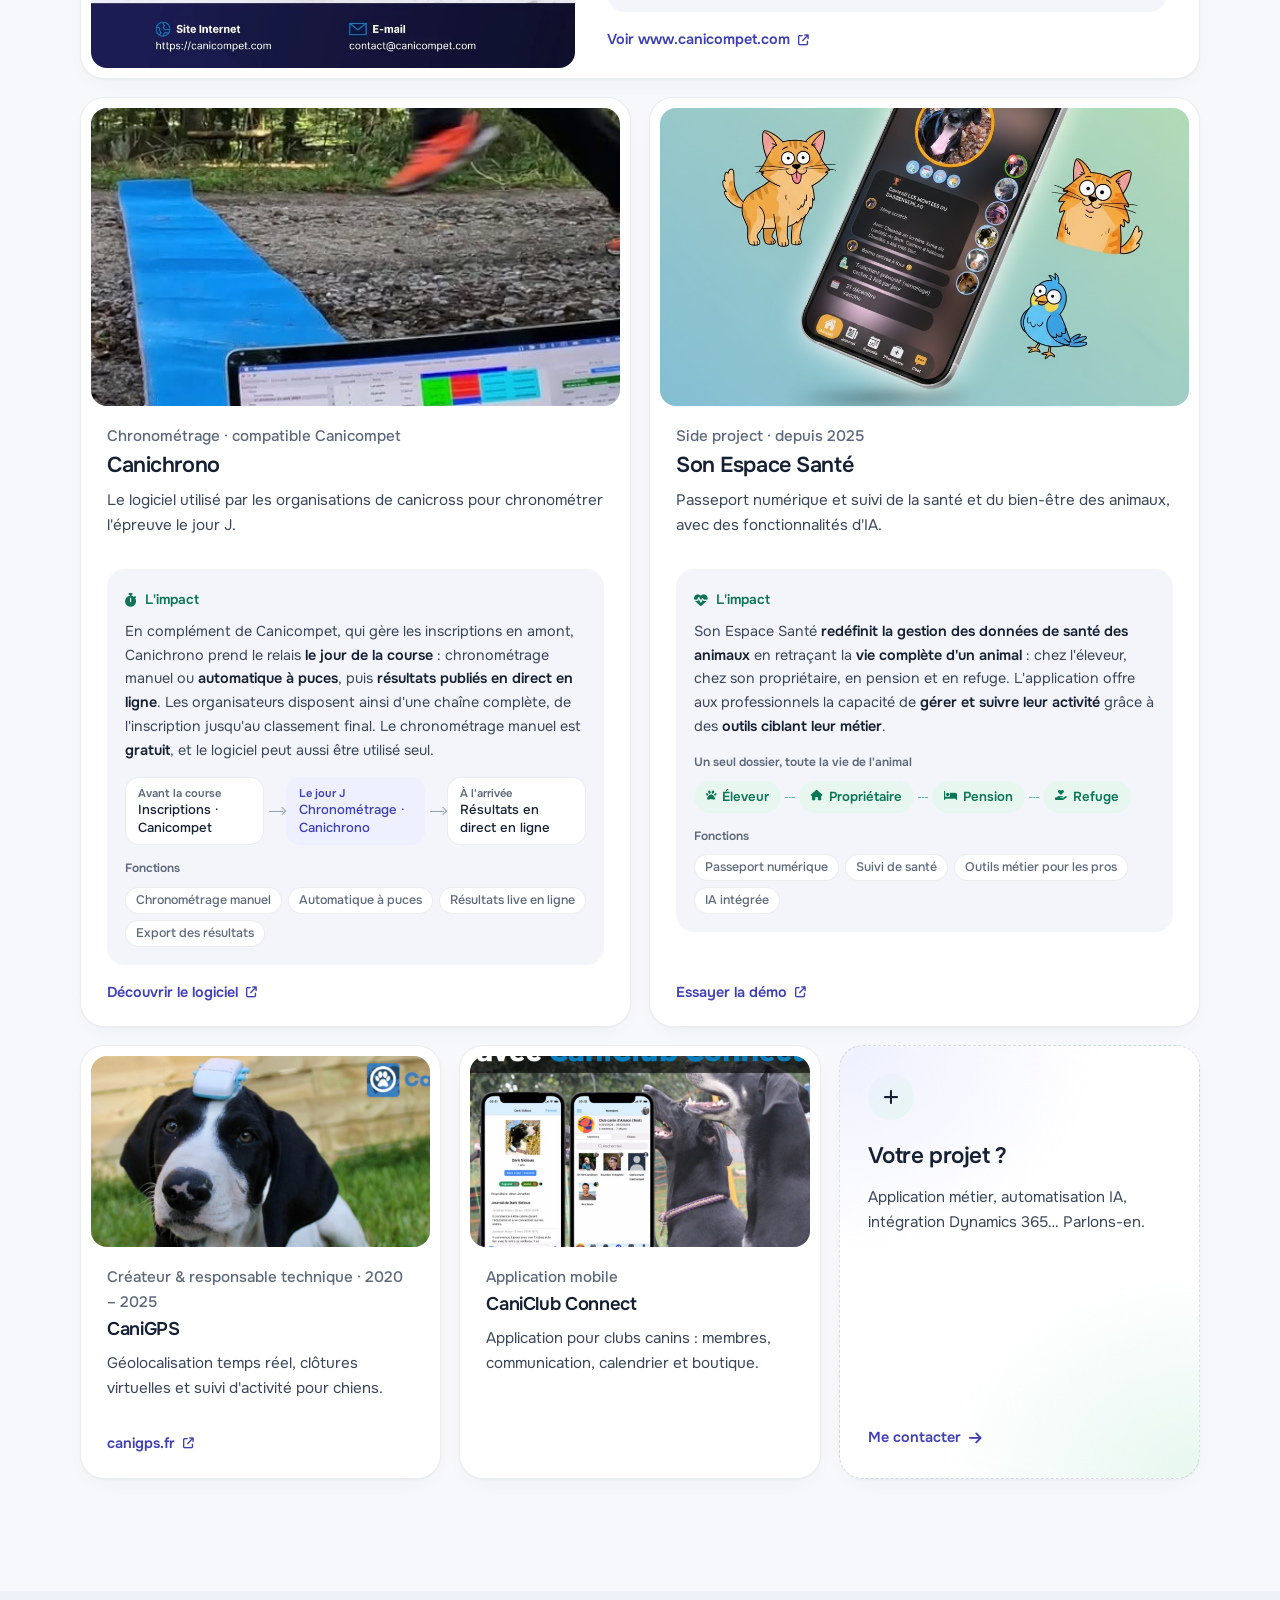
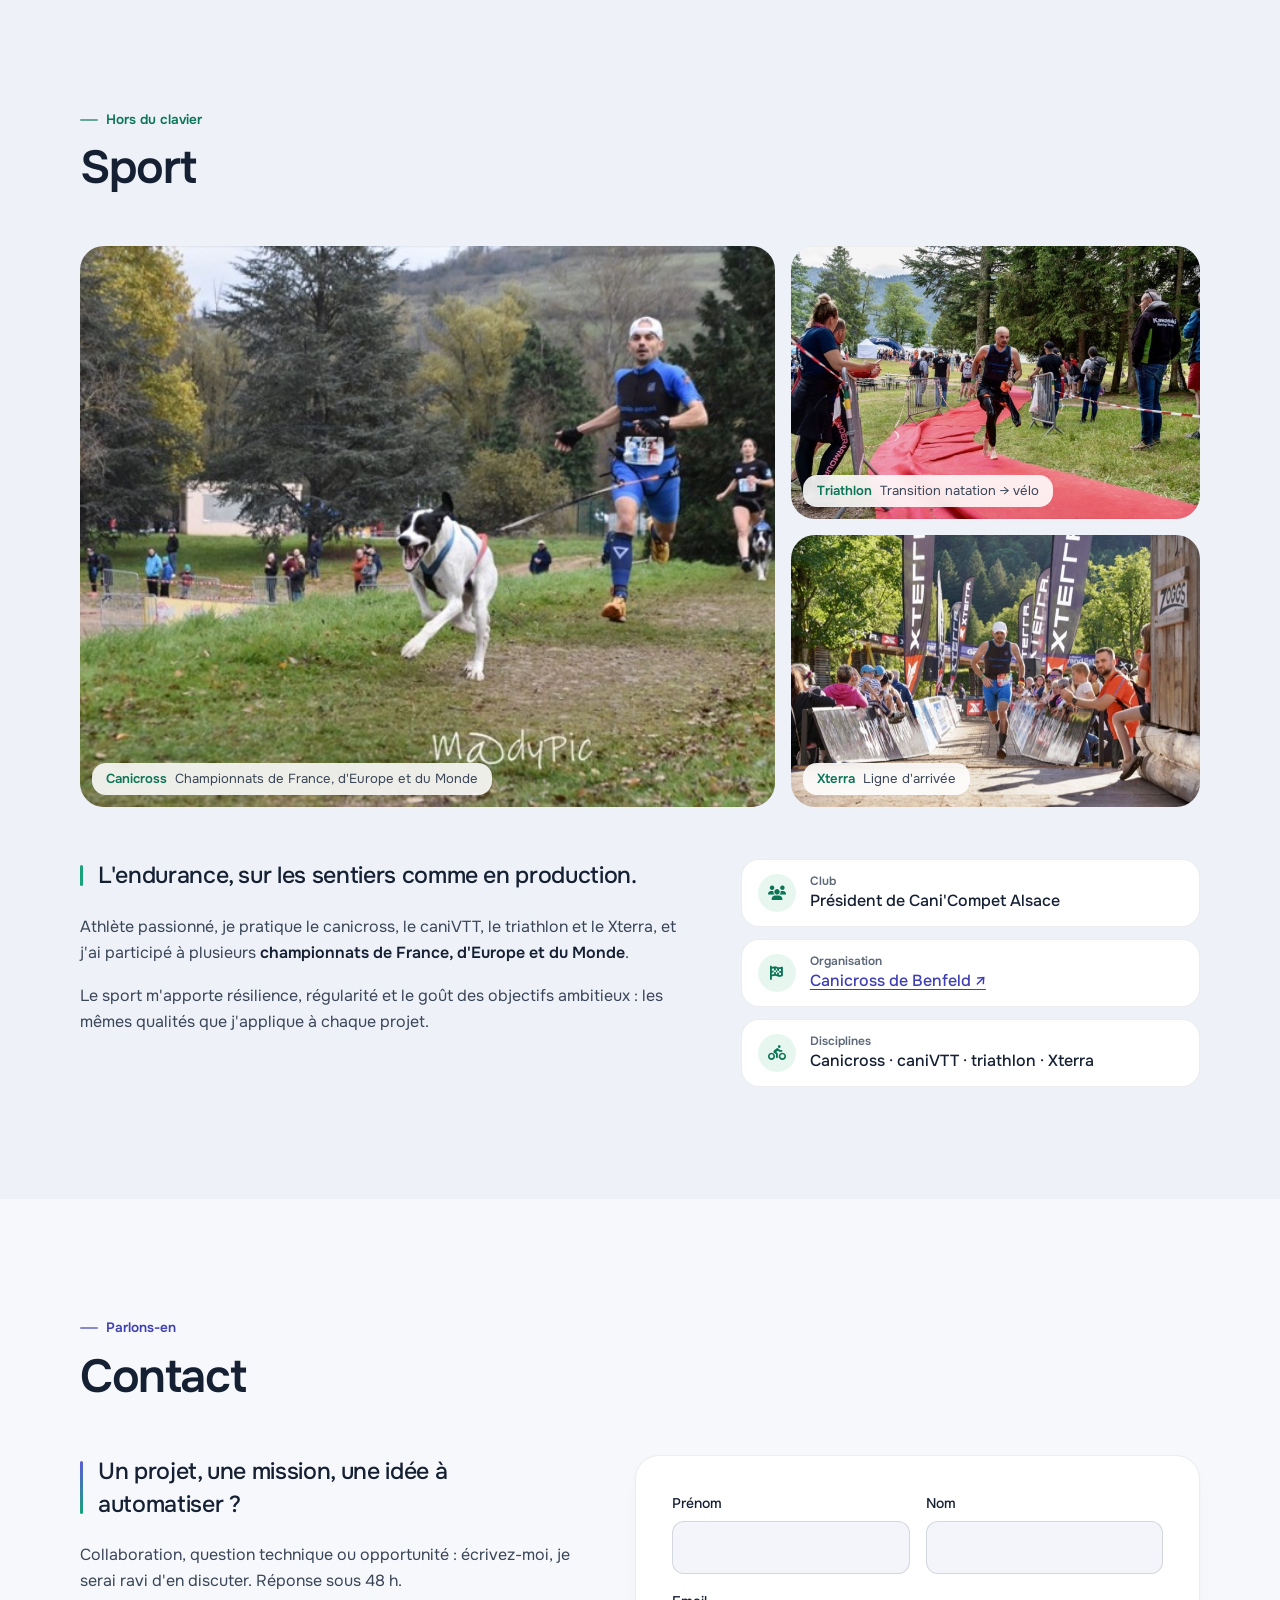
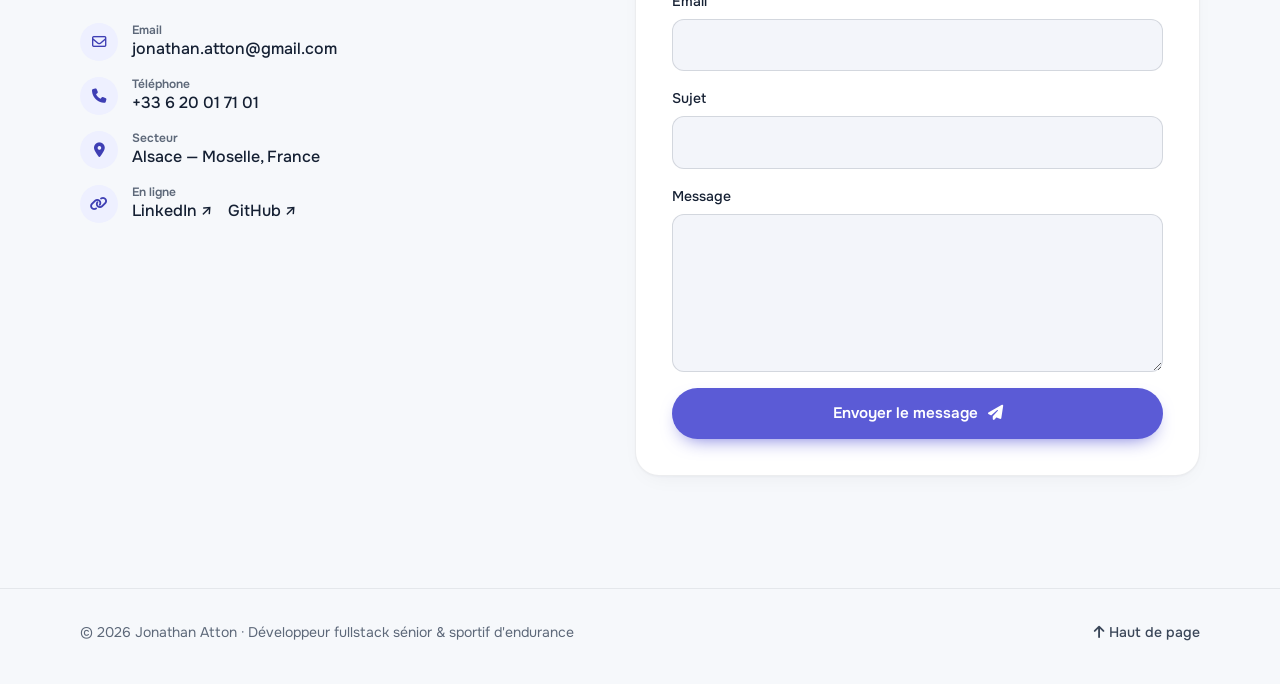
<file: skills.html>
<!DOCTYPE html>
<html lang="fr">
<head>
    <meta charset="UTF-8">
    <meta name="robots" content="noindex, follow">
    <title>Jonathan Atton</title>
    <link rel="canonical" href="https://jonathan-atton.com/#competences">
    <meta http-equiv="refresh" content="0; url=index.html#competences">
    <script>location.replace('index.html#competences');</script>
</head>
<body>
    <p>Cette page a déménagé : <a href="index.html#competences">jonathan-atton.com/#competences</a></p>
</body>
</html>
</file>
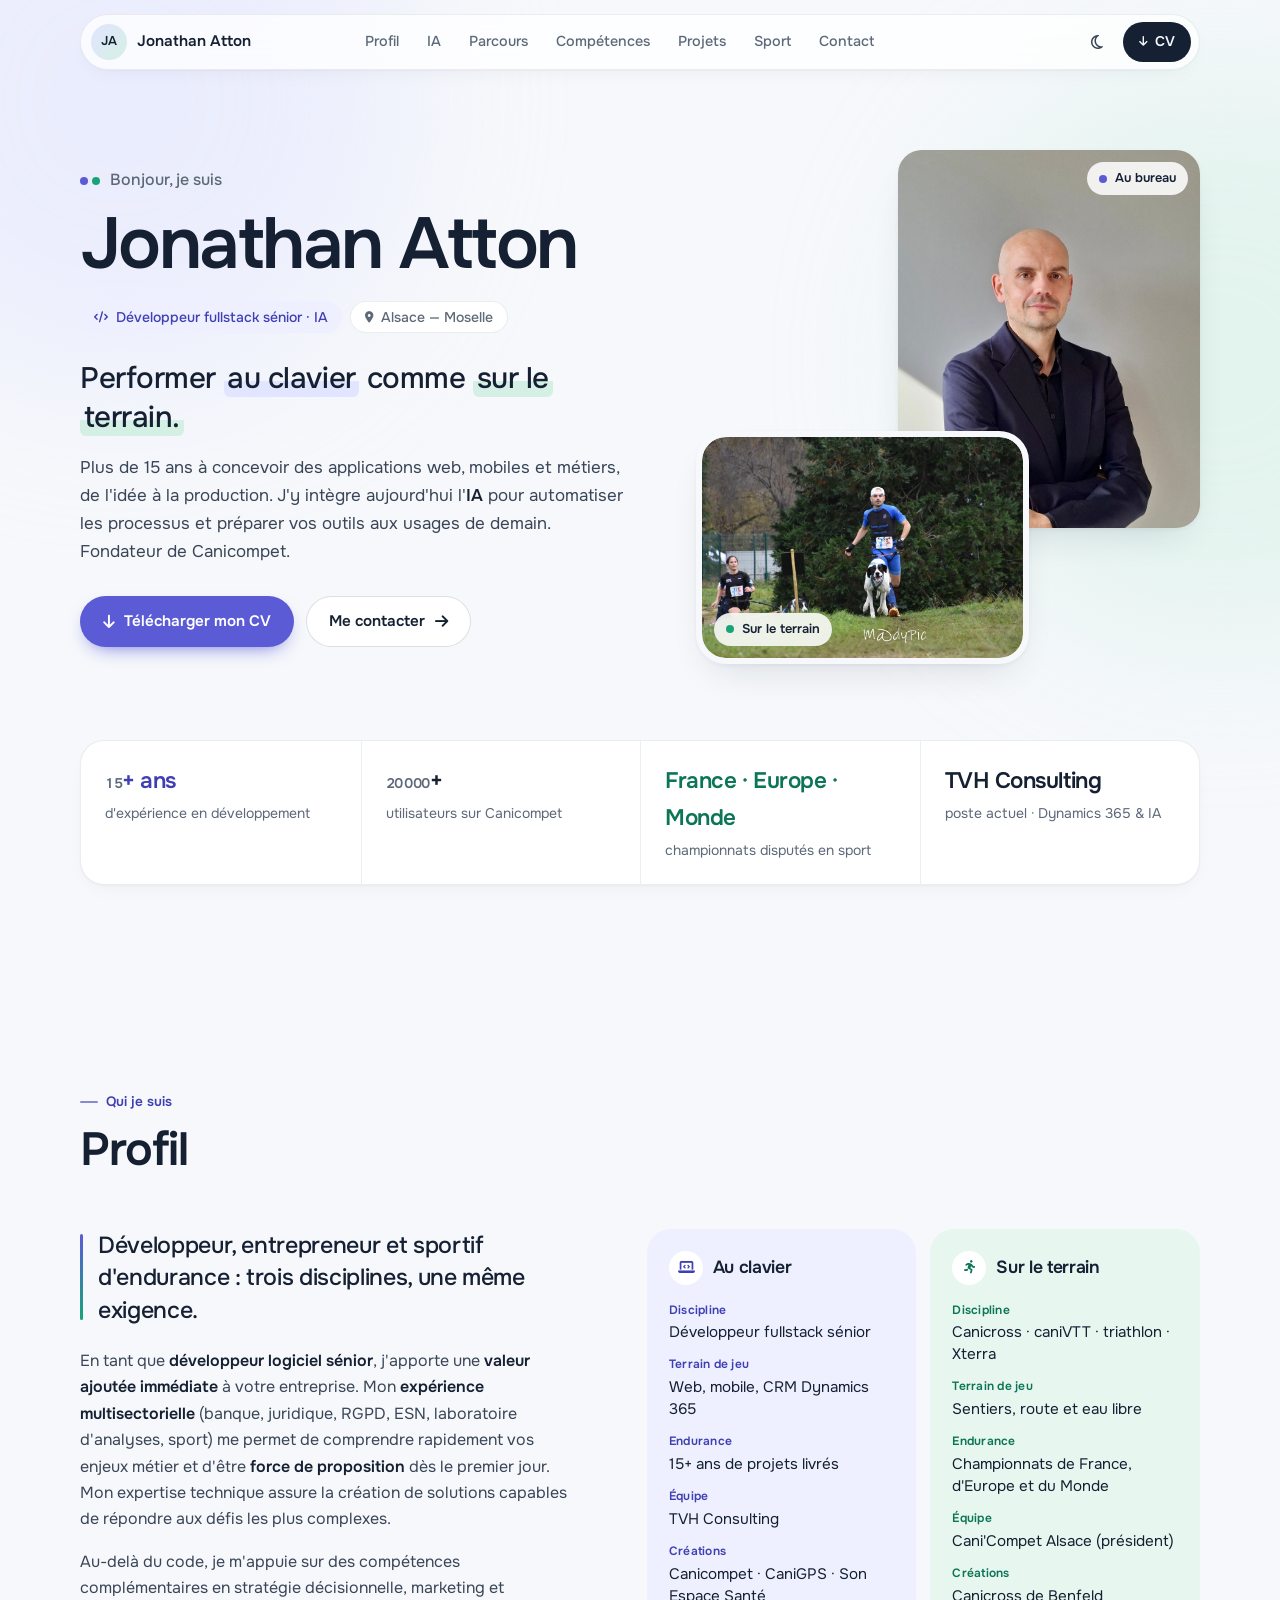
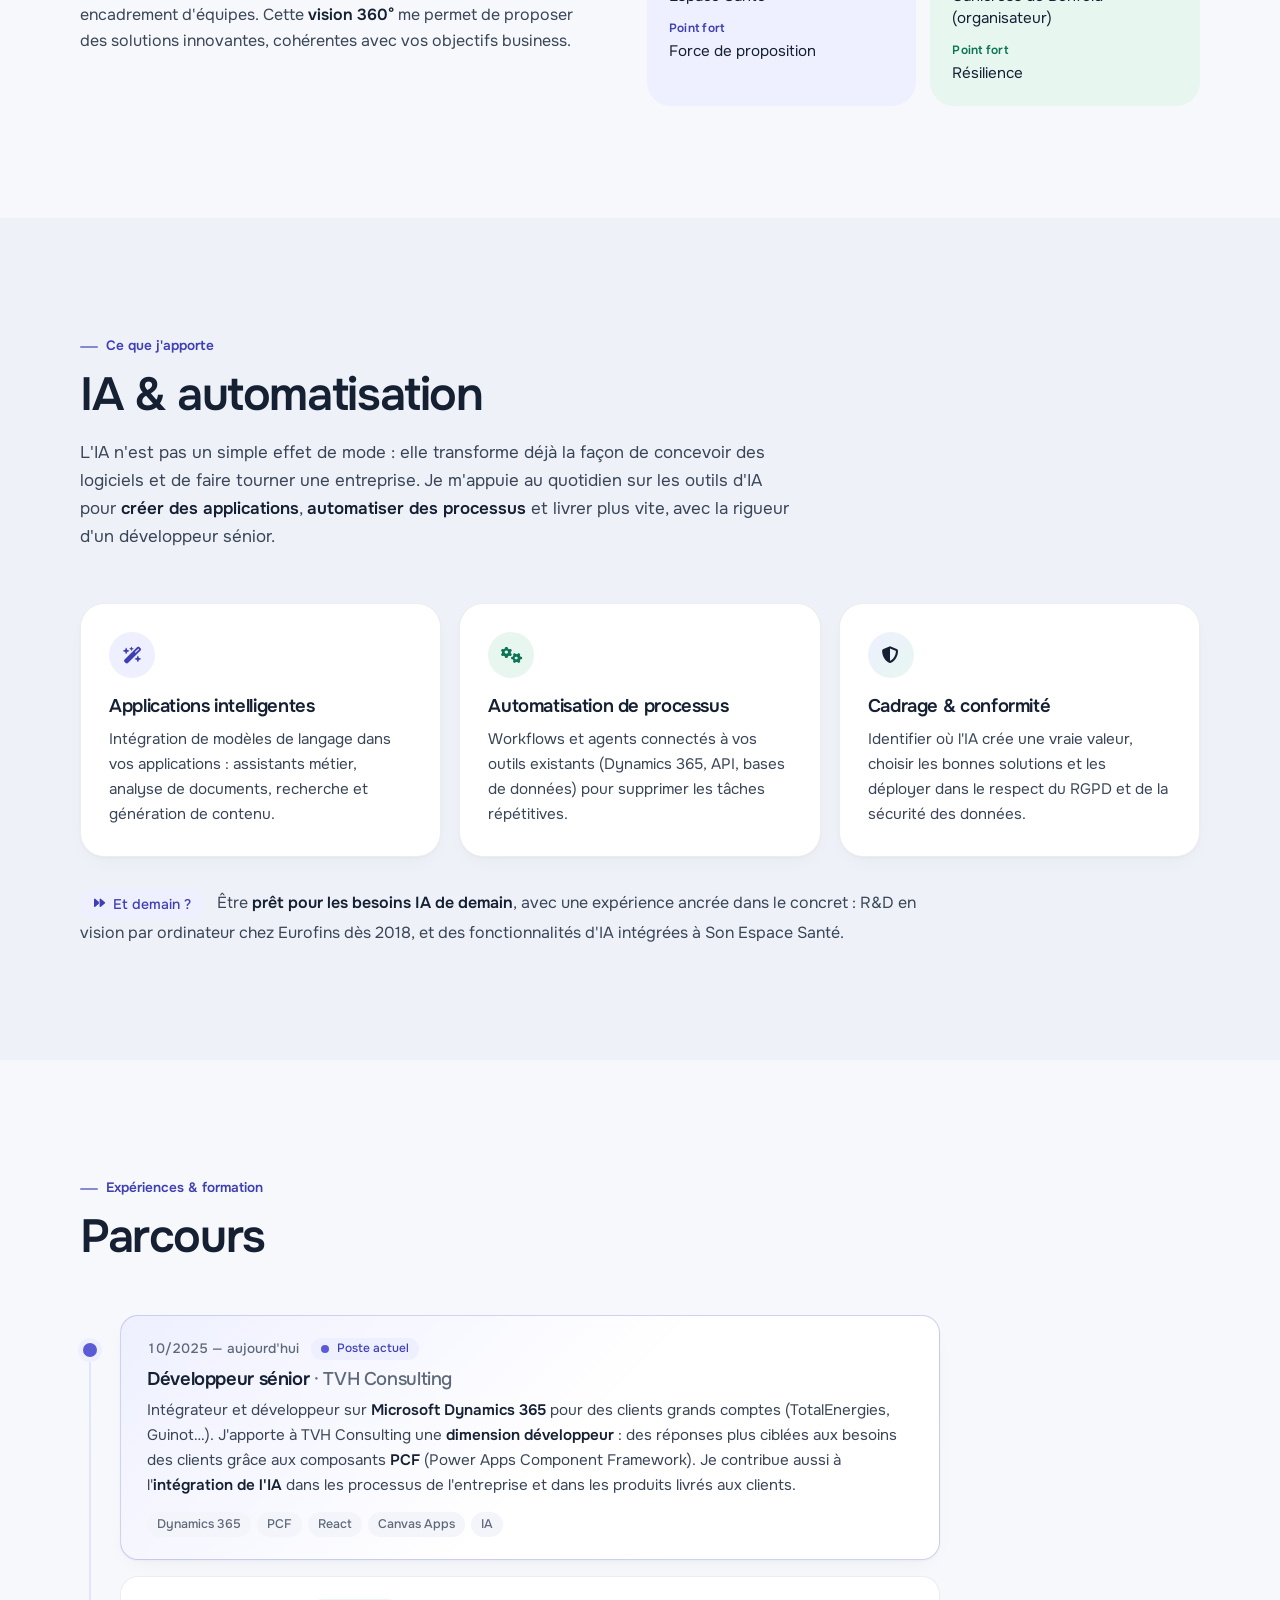
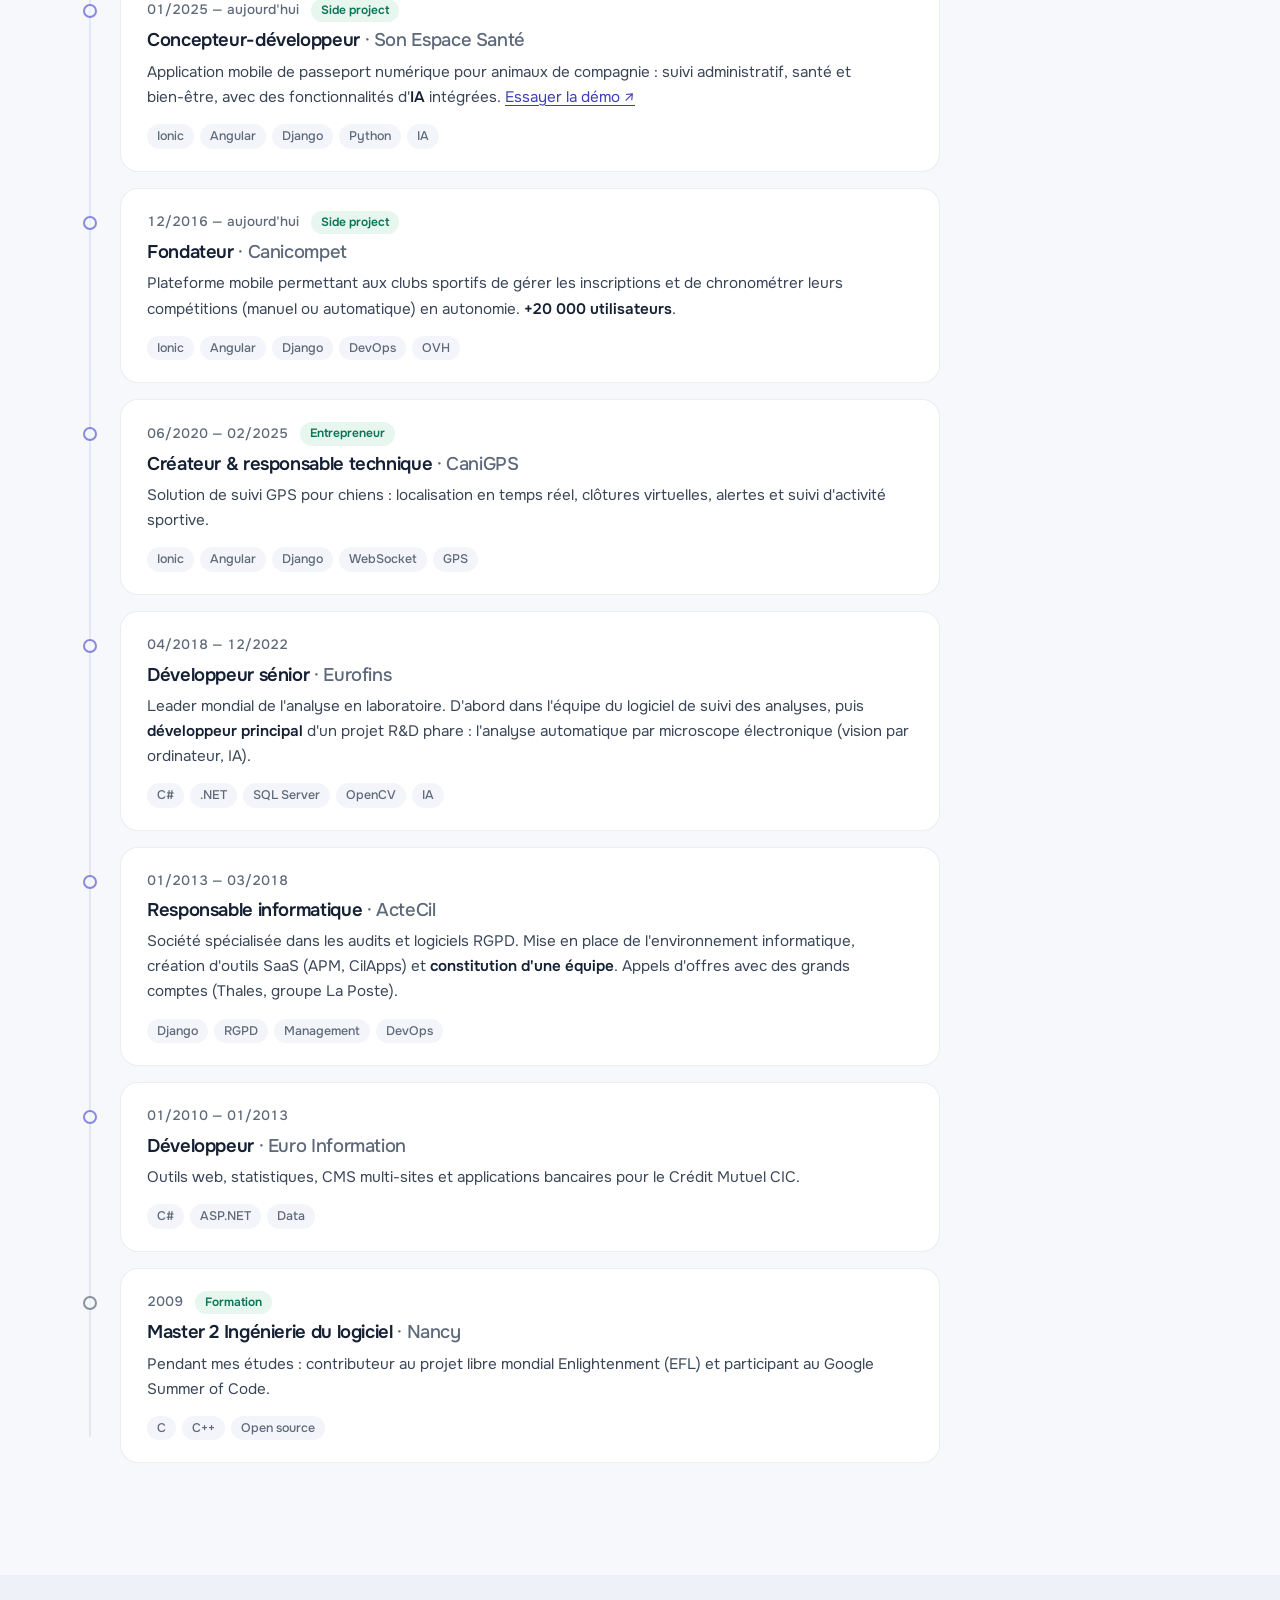
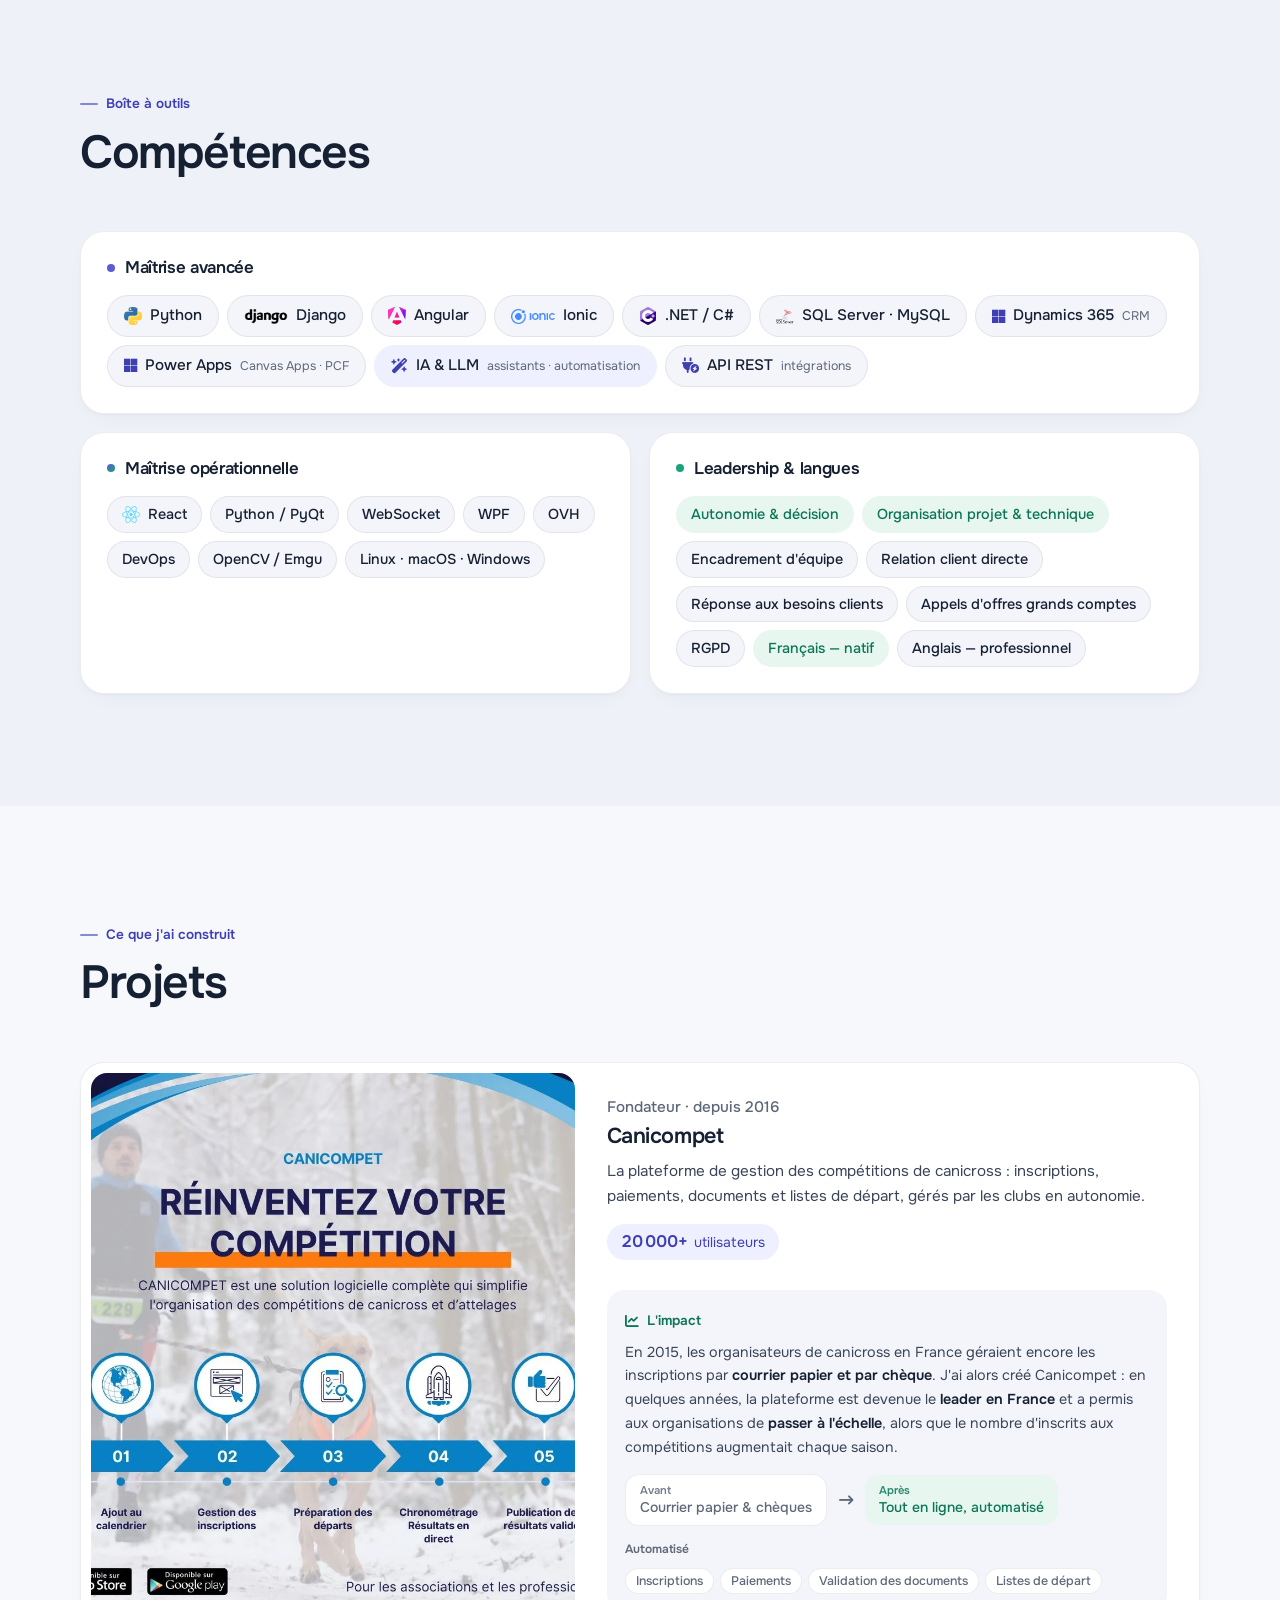
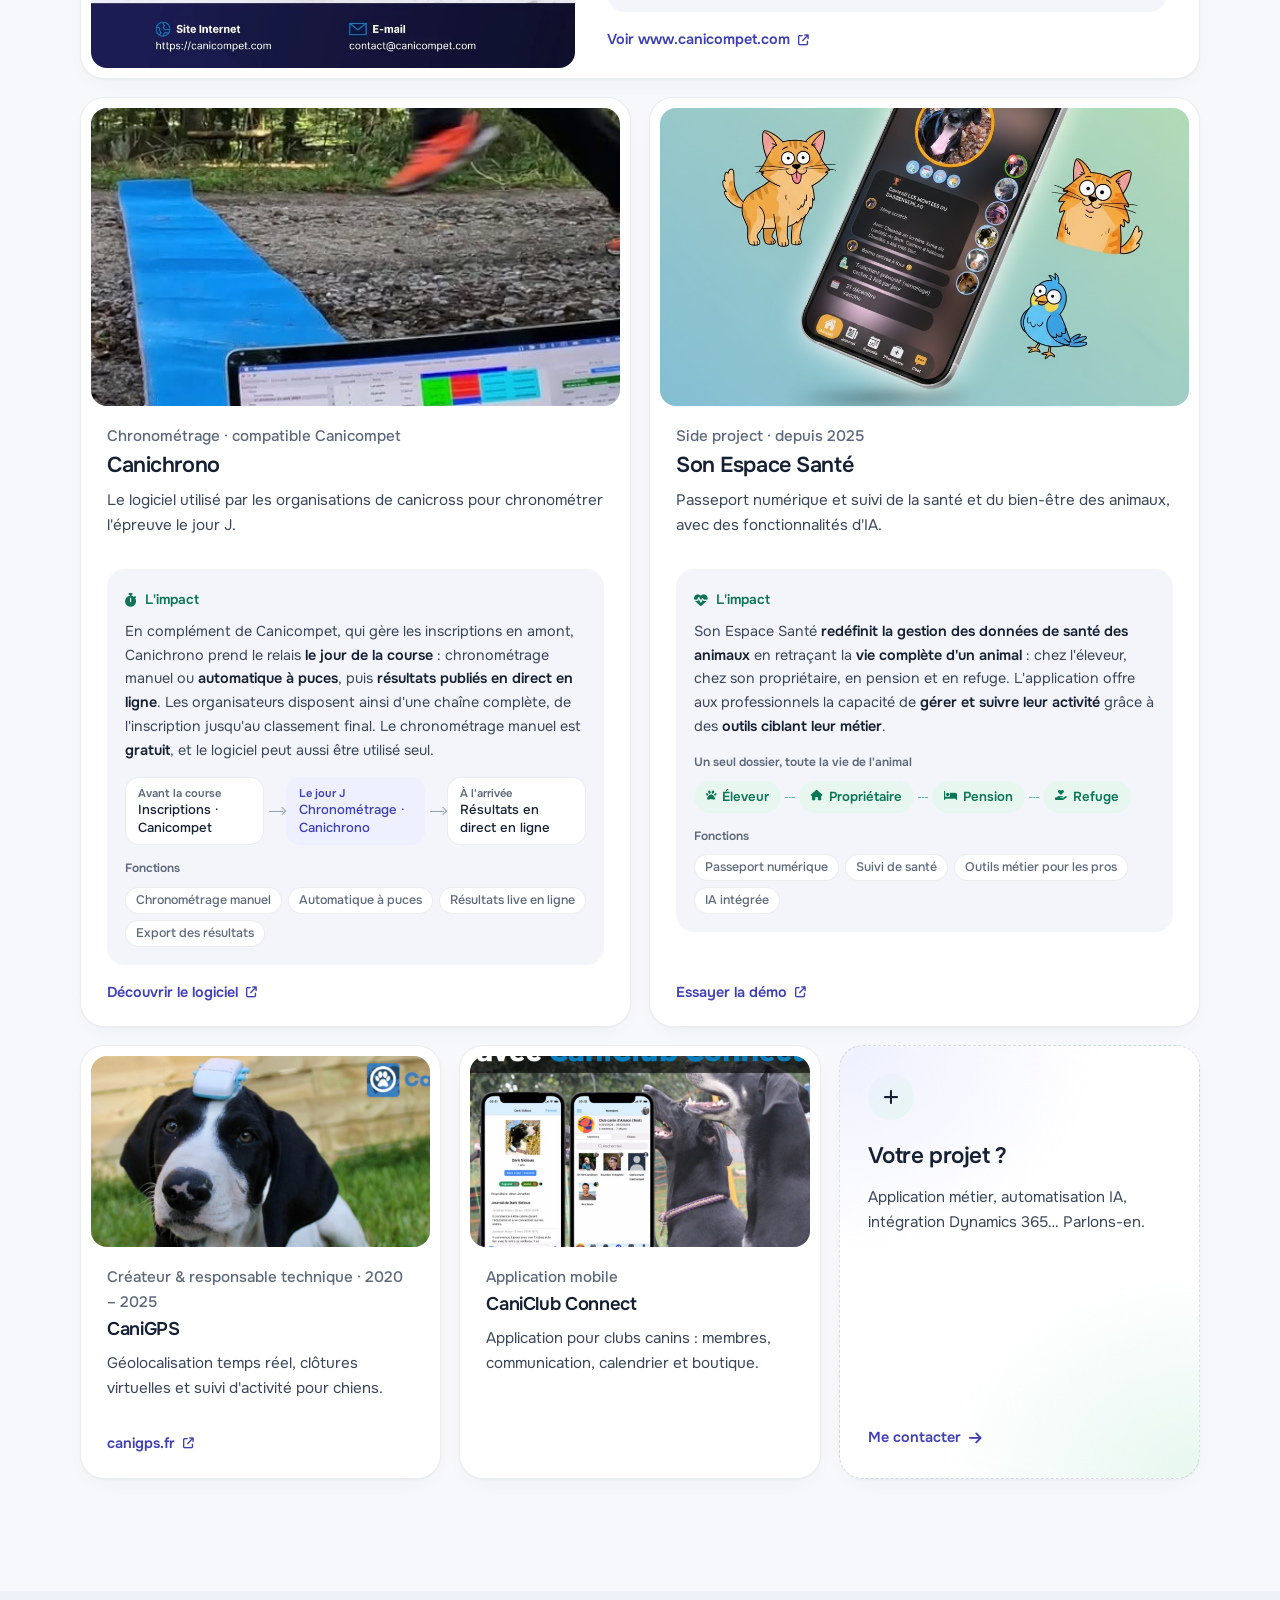
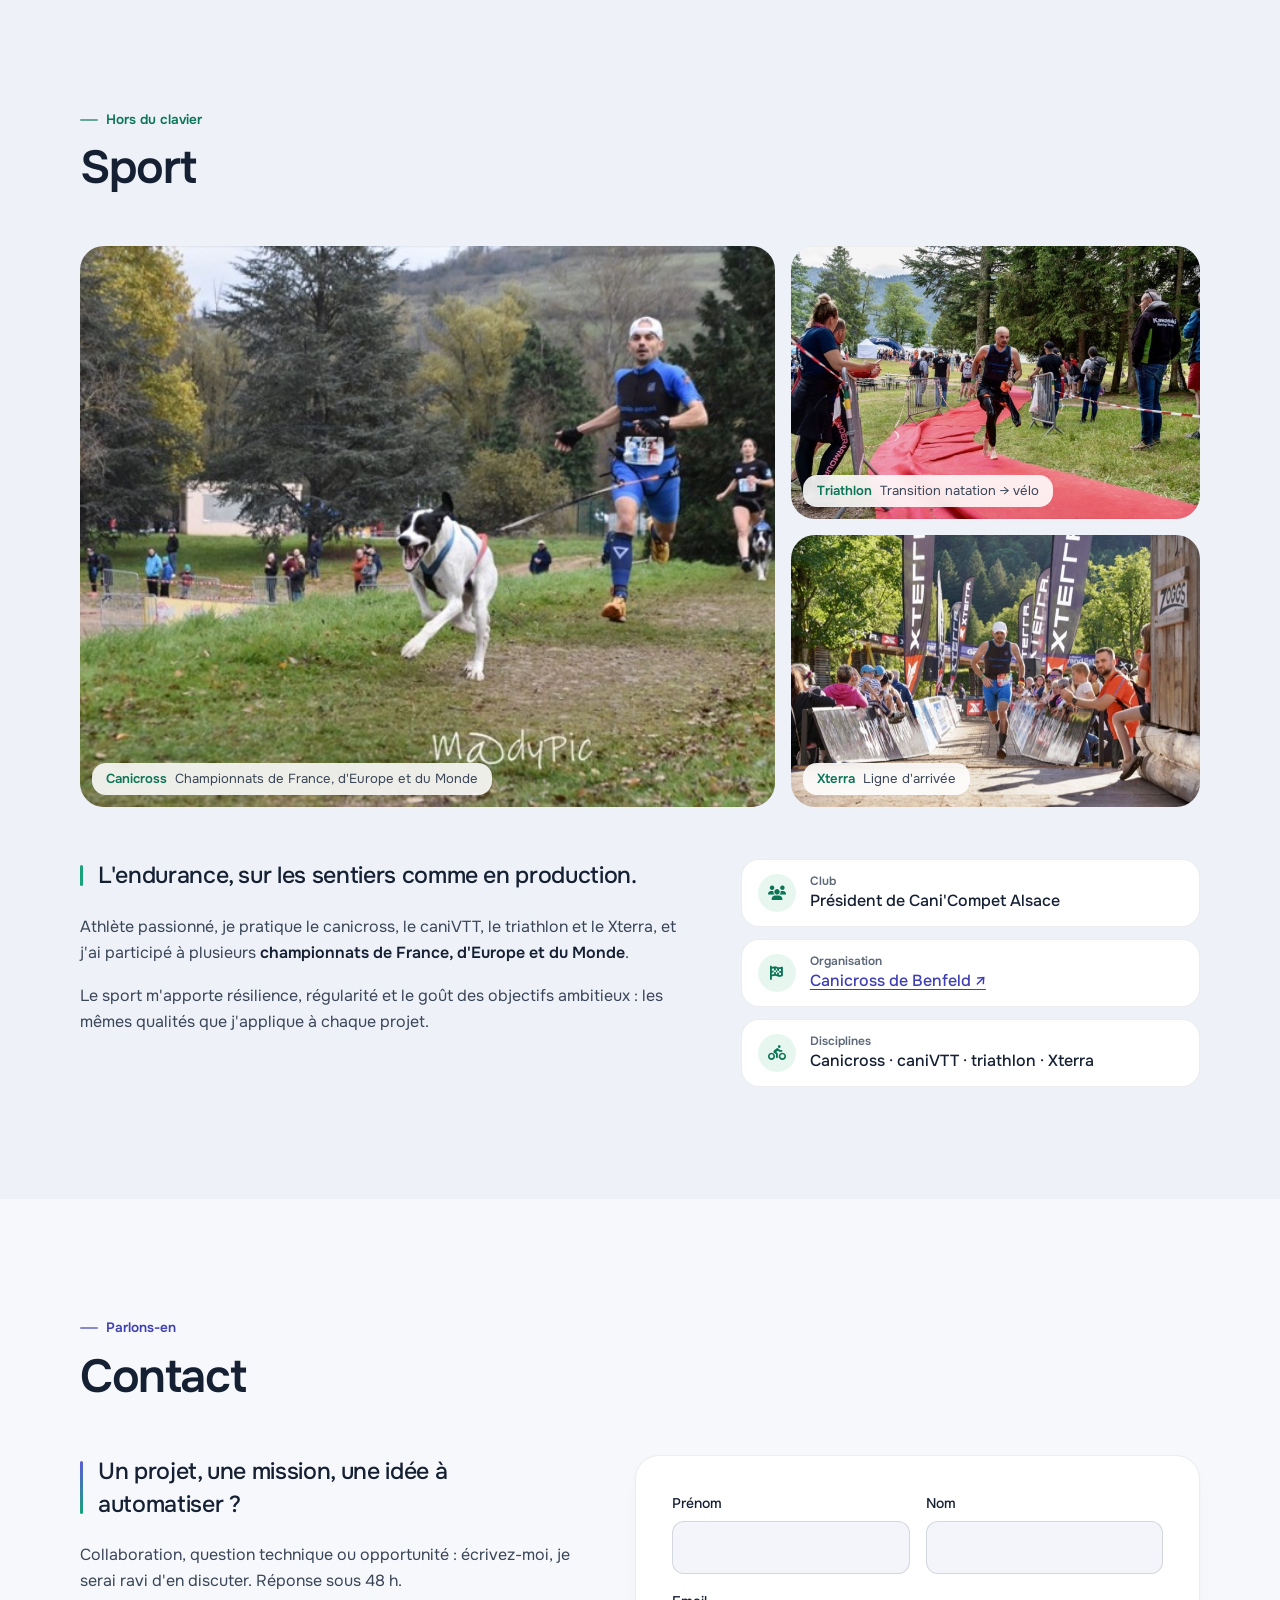
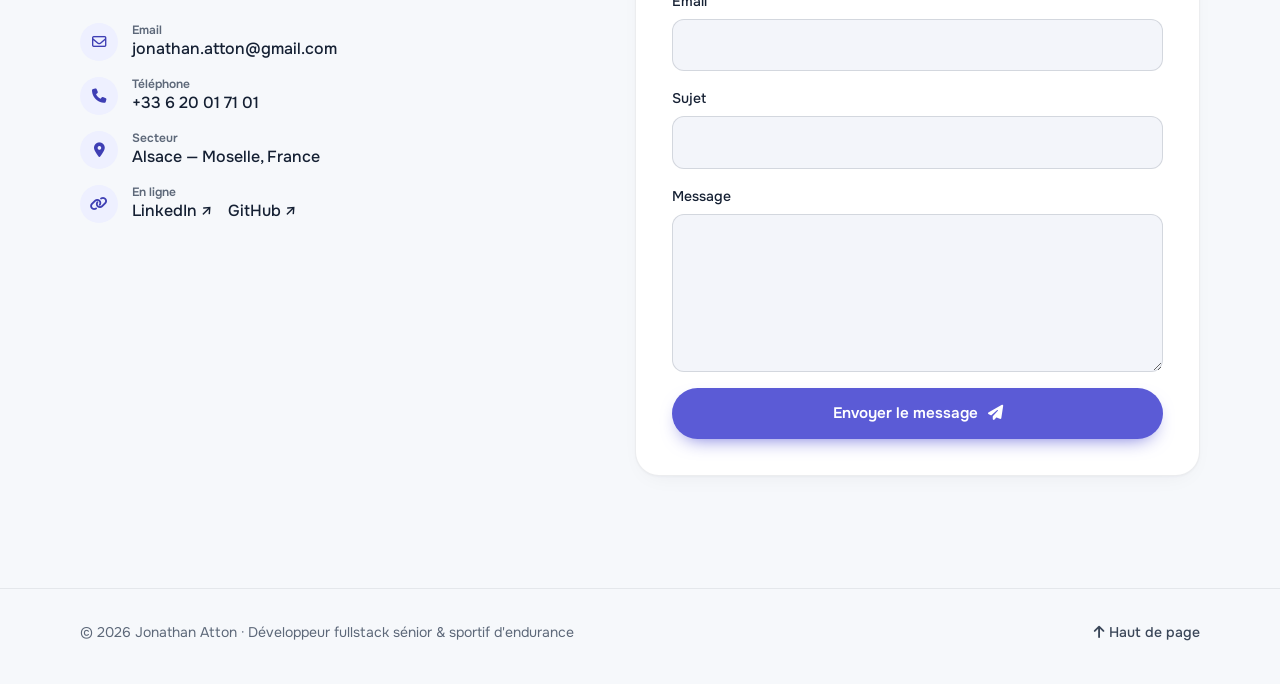
<file: sports.html>
<!DOCTYPE html>
<html lang="fr">
<head>
    <meta charset="UTF-8">
    <meta name="robots" content="noindex, follow">
    <title>Jonathan Atton</title>
    <link rel="canonical" href="https://jonathan-atton.com/#sport">
    <meta http-equiv="refresh" content="0; url=index.html#sport">
    <script>location.replace('index.html#sport');</script>
</head>
<body>
    <p>Cette page a déménagé : <a href="index.html#sport">jonathan-atton.com/#sport</a></p>
</body>
</html>
</file>
<file: style.css>
/* Version F — « Air »
   Clair, aéré, convivial : surfaces blanches, coins doux, bordures à peine
   visibles. Deux accents discrets : indigo (clavier) et vert (terrain). */

/* ================= Tokens ================= */
:root {
    --font: "Onest", ui-sans-serif, system-ui, -apple-system, "Segoe UI", Roboto, sans-serif;

    --bg: #f6f8fb;
    --bg-soft: #eef2f8;
    --surface: #ffffff;
    --surface-2: #f3f5fa;
    --line: rgba(20, 32, 51, 0.08);
    --line-strong: rgba(20, 32, 51, 0.14);

    --text: #152033;
    --text-2: #3a4658;
    --muted: #5d6879;

    /* clavier / dev */
    --dev: #5b5bd6;
    --dev-ink: #3f3fb4;
    --dev-tint: #eef0ff;
    --dev-tint-2: #e2e5ff;

    /* terrain / sport */
    --sport: #19a37a;
    --sport-ink: #0b7556;
    --sport-tint: #e7f7f0;
    --sport-tint-2: #d4f0e4;

    --radius-sm: 12px;
    --radius: 18px;
    --radius-lg: 24px;
    --shadow: 0 1px 2px rgba(20, 32, 51, 0.03), 0 8px 24px -12px rgba(20, 32, 51, 0.08);
    --shadow-hover: 0 2px 4px rgba(20, 32, 51, 0.04), 0 18px 40px -18px rgba(20, 32, 51, 0.16);
    --nav-bg: rgba(255, 255, 255, 0.78);

    --wrap: 1120px;
    --gutter: clamp(16px, 4vw, 32px);
    --ease: cubic-bezier(0.22, 0.61, 0.36, 1);
    color-scheme: light;
}

:root[data-theme="dark"] {
    --bg: #0f131c;
    --bg-soft: #121826;
    --surface: #171d2a;
    --surface-2: #1d2433;
    --line: rgba(226, 232, 245, 0.08);
    --line-strong: rgba(226, 232, 245, 0.16);

    --text: #e8ecf4;
    --text-2: #c3cad7;
    --muted: #9aa4b6;

    --dev: #8b8cf6;
    --dev-ink: #b3b5ff;
    --dev-tint: rgba(139, 140, 246, 0.12);
    --dev-tint-2: rgba(139, 140, 246, 0.2);

    --sport: #3cc895;
    --sport-ink: #74ddb6;
    --sport-tint: rgba(60, 200, 149, 0.11);
    --sport-tint-2: rgba(60, 200, 149, 0.2);

    --shadow: 0 1px 2px rgba(0, 0, 0, 0.2);
    --shadow-hover: 0 18px 40px -18px rgba(0, 0, 0, 0.6);
    --nav-bg: rgba(23, 29, 42, 0.78);
    color-scheme: dark;
}

/* ================= Base ================= */
*,
*::before,
*::after { box-sizing: border-box; }

html {
    scroll-behavior: smooth;
    scroll-padding-top: 96px;
    -webkit-text-size-adjust: 100%;
}

body {
    margin: 0;
    font-family: var(--font);
    font-size: 1rem;
    line-height: 1.65;
    color: var(--text-2);
    background: var(--bg);
    -webkit-font-smoothing: antialiased;
    overflow-x: hidden;
}

img { display: block; max-width: 100%; height: auto; }
h1, h2, h3 { color: var(--text); font-weight: 600; line-height: 1.15; margin: 0; letter-spacing: -0.02em; }
p { margin: 0 0 1em; }
p:last-child { margin-bottom: 0; }
strong, b { color: var(--text); font-weight: 600; }
a { color: var(--dev-ink); text-decoration-thickness: 1px; text-underline-offset: 3px; }
a:hover { text-decoration-color: currentColor; }
ul, ol { margin: 0; padding: 0; list-style: none; }
figure { margin: 0; }
small { font-size: 0.75rem; }

:focus-visible {
    outline: 2px solid var(--dev);
    outline-offset: 3px;
    border-radius: 8px;
}

.skip-link {
    position: absolute;
    left: 16px;
    top: -60px;
    z-index: 100;
    padding: 10px 16px;
    border-radius: 999px;
    background: var(--text);
    color: var(--bg);
    font-weight: 600;
    text-decoration: none;
    transition: top 0.2s;
}
.skip-link:focus { top: 16px; }

.wrap {
    width: 100%;
    max-width: calc(var(--wrap) + var(--gutter) * 2);
    margin: 0 auto;
    padding: 0 var(--gutter);
}

/* ================= Small atoms ================= */
.dot {
    display: inline-block;
    width: 8px;
    height: 8px;
    border-radius: 50%;
    flex: none;
}
.dot-dev { background: var(--dev); }
.dot-sport { background: var(--sport); }
.dot-mid { background: linear-gradient(135deg, var(--dev), var(--sport)); }

.pill {
    display: inline-flex;
    align-items: center;
    gap: 8px;
    padding: 6px 14px;
    border-radius: 999px;
    font-size: 0.875rem;
    font-weight: 500;
    line-height: 1.3;
}
.pill i { font-size: 0.8em; }
.pill-sm { padding: 3px 10px; font-size: 0.75rem; }
.pill-dev { background: var(--dev-tint); color: var(--dev-ink); }
.pill-soft { background: var(--surface); color: var(--muted); border: 1px solid var(--line); }

.tags {
    display: flex;
    flex-wrap: wrap;
    gap: 6px;
}
.tags li {
    padding: 3px 10px;
    border-radius: 999px;
    background: var(--surface-2);
    color: var(--muted);
    font-size: 0.78rem;
    font-weight: 500;
    line-height: 1.5;
}

.soft-icon {
    display: inline-grid;
    place-items: center;
    flex: none;
    width: 46px;
    height: 46px;
    border-radius: 50%;
    background: var(--dev-tint);
    color: var(--dev-ink);
    font-size: 1.05rem;
}
.soft-icon-sport { background: var(--sport-tint); color: var(--sport-ink); }
.soft-icon-mix {
    background: linear-gradient(135deg, var(--dev-tint), var(--sport-tint));
    color: var(--text);
}
.soft-icon-sm { width: 38px; height: 38px; font-size: 0.9rem; }
.soft-icon-lg { width: 64px; height: 64px; font-size: 1.5rem; }

.card {
    background: var(--surface);
    border: 1px solid var(--line);
    border-radius: var(--radius-lg);
    box-shadow: var(--shadow);
}

/* ================= Buttons ================= */
.btn {
    display: inline-flex;
    align-items: center;
    justify-content: center;
    gap: 10px;
    min-height: 48px;
    padding: 12px 22px;
    border-radius: 999px;
    border: 1px solid transparent;
    font: inherit;
    font-weight: 600;
    font-size: 0.95rem;
    text-decoration: none;
    cursor: pointer;
    transition: transform 0.25s var(--ease), box-shadow 0.25s var(--ease), background 0.25s;
}
.btn:hover { transform: translateY(-2px); }
.btn-primary {
    background: var(--dev);
    color: #fff;
    box-shadow: 0 8px 20px -10px var(--dev);
}
.btn-primary:hover { box-shadow: 0 12px 26px -10px var(--dev); }
:root[data-theme="dark"] .btn-primary { color: #0f131c; }
.btn-light {
    background: var(--surface);
    color: var(--text);
    border-color: var(--line-strong);
}
.btn-light:hover { border-color: var(--dev); color: var(--dev-ink); }
.btn-wide { width: 100%; }
.btn:disabled { opacity: 0.6; cursor: progress; transform: none; }

/* ================= Top nav ================= */
.topbar {
    position: fixed;
    top: 14px;
    left: 0;
    right: 0;
    z-index: 50;
    padding: 0 var(--gutter);
    pointer-events: none;
}
.nav-pill {
    position: relative;
    max-width: var(--wrap);
    margin: 0 auto;
    display: flex;
    align-items: center;
    gap: 12px;
    padding: 7px 8px 7px 10px;
    border-radius: 999px;
    background: var(--nav-bg);
    border: 1px solid var(--line);
    box-shadow: var(--shadow);
    -webkit-backdrop-filter: saturate(1.6) blur(14px);
    backdrop-filter: saturate(1.6) blur(14px);
    pointer-events: auto;
    transition: box-shadow 0.3s;
}
.is-scrolled .nav-pill { box-shadow: var(--shadow-hover); }

.brand {
    display: inline-flex;
    align-items: center;
    gap: 10px;
    color: var(--text);
    text-decoration: none;
    font-weight: 600;
    white-space: nowrap;
}
.brand-mark {
    display: grid;
    place-items: center;
    width: 36px;
    height: 36px;
    border-radius: 50%;
    background: linear-gradient(135deg, var(--dev-tint-2), var(--sport-tint-2));
    color: var(--text);
    font-size: 0.8rem;
    letter-spacing: 0.02em;
}
.brand-name { font-size: 0.95rem; }

.nav-links {
    display: flex;
    gap: 2px;
    margin: 0 auto;
}
.nav-links a {
    padding: 8px 13px;
    border-radius: 999px;
    color: var(--muted);
    font-size: 0.9rem;
    font-weight: 500;
    text-decoration: none;
    transition: color 0.2s, background 0.2s;
}
.nav-links a:hover { color: var(--text); background: var(--surface-2); }
.nav-links a.is-active { color: var(--dev-ink); background: var(--dev-tint); }

.nav-tools { display: flex; align-items: center; gap: 6px; margin-left: auto; }
.icon-btn {
    display: grid;
    place-items: center;
    width: 40px;
    height: 40px;
    border-radius: 50%;
    border: 0;
    background: transparent;
    color: var(--text-2);
    font-size: 1rem;
    cursor: pointer;
    transition: background 0.2s;
}
.icon-btn:hover { background: var(--surface-2); }
.theme-btn .fa-sun,
:root[data-theme="dark"] .theme-btn .fa-moon { display: none; }
:root[data-theme="dark"] .theme-btn .fa-sun { display: inline-block; }

.nav-cv {
    display: inline-flex;
    align-items: center;
    gap: 8px;
    height: 40px;
    padding: 0 16px;
    border-radius: 999px;
    background: var(--text);
    color: var(--bg);
    font-size: 0.875rem;
    font-weight: 600;
    text-decoration: none;
    transition: transform 0.2s var(--ease);
}
.nav-cv:hover { transform: translateY(-1px); }
.nav-cv i { font-size: 0.8em; }

.menu-btn { display: none; }
.menu-btn .fa-xmark { display: none; }
.menu-btn[aria-expanded="true"] .fa-bars { display: none; }
.menu-btn[aria-expanded="true"] .fa-xmark { display: inline-block; }

@media (max-width: 1080px) {
    .nav-pill { justify-content: space-between; }
    .menu-btn { display: grid; }
    .nav-links {
        position: absolute;
        top: calc(100% + 8px);
        left: 0;
        right: 0;
        flex-direction: column;
        gap: 2px;
        padding: 8px;
        border-radius: var(--radius-lg);
        background: var(--surface);
        border: 1px solid var(--line);
        box-shadow: var(--shadow-hover);
        opacity: 0;
        visibility: hidden;
        transform: translateY(-6px);
        transition: opacity 0.2s, transform 0.2s var(--ease), visibility 0.2s;
    }
    .nav-links.is-open { opacity: 1; visibility: visible; transform: none; }
    .nav-links a { padding: 12px 16px; border-radius: 14px; font-size: 1rem; }
}

@media (max-width: 420px) {
    .brand-name { display: none; }
}

/* ================= Reveal motion ================= */
.js .reveal {
    opacity: 0;
    transform: translateY(16px);
    transition: opacity 0.7s var(--ease), transform 0.7s var(--ease);
    transition-delay: calc(var(--d, 0) * 80ms);
}
.js .reveal.is-in { opacity: 1; transform: none; }

/* ================= Hero ================= */
.hero {
    position: relative;
    padding: clamp(116px, 15vw, 150px) 0 clamp(56px, 8vw, 88px);
    overflow: hidden;
}
.hero::before,
.hero::after {
    content: "";
    position: absolute;
    z-index: -1;
    width: 560px;
    height: 560px;
    border-radius: 50%;
    filter: blur(80px);
    opacity: 0.55;
    pointer-events: none;
}
.hero::before { top: -180px; left: -160px; background: var(--dev-tint-2); }
.hero::after { top: 80px; right: -220px; background: var(--sport-tint-2); }
:root[data-theme="dark"] .hero::before,
:root[data-theme="dark"] .hero::after { opacity: 0.35; }

.hero-grid {
    display: grid;
    grid-template-columns: 1.08fr 1fr;
    gap: clamp(32px, 6vw, 72px);
    align-items: center;
}

.hello {
    display: inline-flex;
    align-items: center;
    gap: 10px;
    margin-bottom: 14px;
    color: var(--muted);
    font-weight: 500;
}
.hello-dots { display: inline-flex; gap: 4px; }

.hero-name {
    font-size: clamp(2.6rem, 6.4vw, 4.5rem);
    font-weight: 600;
    letter-spacing: -0.035em;
    line-height: 1.02;
    margin-bottom: 20px;
}
.hero-role { display: flex; flex-wrap: wrap; gap: 8px; margin-bottom: 26px; }

.hero-tagline {
    font-size: clamp(1.35rem, 2.6vw, 1.85rem);
    font-weight: 500;
    line-height: 1.3;
    letter-spacing: -0.015em;
    color: var(--text);
    margin-bottom: 18px;
}
.hl-dev,
.hl-sport {
    padding: 0 0.12em;
    border-radius: 6px;
    -webkit-box-decoration-break: clone;
    box-decoration-break: clone;
}
.hl-dev { background: linear-gradient(transparent 58%, var(--dev-tint-2) 58%); }
.hl-sport { background: linear-gradient(transparent 58%, var(--sport-tint-2) 58%); }

.hero-lead { max-width: 54ch; font-size: 1.06rem; margin-bottom: 30px; }
.hero-actions { display: flex; flex-wrap: wrap; gap: 12px; }

/* Photos */
.hero-photos {
    position: relative;
    aspect-ratio: 1 / 1.02;
    max-width: 520px;
    width: 100%;
    justify-self: end;
}
.photo {
    position: absolute;
    overflow: hidden;
    border-radius: var(--radius-lg);
    background: var(--surface-2);
    box-shadow: var(--shadow-hover);
    transition: transform 0.5s var(--ease);
}
.photo img { width: 100%; height: 100%; object-fit: cover; }
.photo-office {
    top: 0;
    right: 0;
    width: 60%;
    aspect-ratio: 4 / 5;
}
.photo-office img { object-position: 50% 20%; }
.photo-field {
    left: 0;
    bottom: 0;
    width: 66%;
    aspect-ratio: 3 / 2.1;
    border: 6px solid var(--bg);
    border-radius: calc(var(--radius-lg) + 6px);
}
.photo-field img { object-position: 56% 45%; border-radius: var(--radius-lg); }
.photo:hover { transform: translateY(-4px); }

.photo-tag {
    position: absolute;
    left: 12px;
    bottom: 12px;
    display: inline-flex;
    align-items: center;
    gap: 8px;
    padding: 6px 12px;
    border-radius: 999px;
    background: rgba(255, 255, 255, 0.86);
    -webkit-backdrop-filter: blur(8px);
    backdrop-filter: blur(8px);
    color: #152033;
    font-size: 0.8rem;
    font-weight: 600;
}
.photo-office .photo-tag { left: auto; right: 12px; top: 12px; bottom: auto; }

/* Key figures */
.figures {
    display: grid;
    grid-template-columns: repeat(4, 1fr);
    margin-top: clamp(48px, 7vw, 76px);
    background: var(--surface);
    border: 1px solid var(--line);
    border-radius: var(--radius-lg);
    box-shadow: var(--shadow);
}
.figures li {
    display: flex;
    flex-direction: column;
    gap: 2px;
    padding: 22px 24px;
}
.figures li + li { border-left: 1px solid var(--line); }
.figures b {
    font-size: clamp(1.15rem, 2vw, 1.4rem);
    font-weight: 600;
    letter-spacing: -0.02em;
    font-variant-numeric: tabular-nums;
}
.figures li:nth-child(odd) b { color: var(--dev-ink); }
.figures li:nth-child(3) b { color: var(--sport-ink); }
.figures span { font-size: 0.875rem; color: var(--muted); }

/* ================= Sections ================= */
.section { padding: clamp(72px, 10vw, 112px) 0; }
.section-tint { background: var(--bg-soft); }

.sec-head { max-width: 720px; margin-bottom: clamp(32px, 5vw, 52px); }
.eyebrow {
    display: inline-flex;
    align-items: center;
    gap: 8px;
    margin-bottom: 10px;
    color: var(--dev-ink);
    font-size: 0.85rem;
    font-weight: 600;
}
.eyebrow::before {
    content: "";
    width: 18px;
    height: 2px;
    border-radius: 2px;
    background: currentColor;
    opacity: 0.6;
}
.eyebrow-sport { color: var(--sport-ink); }
.sec-head h2 { font-size: clamp(2rem, 4.4vw, 2.9rem); letter-spacing: -0.03em; }
.sec-lead { margin-top: 18px; font-size: 1.06rem; }

.quote {
    position: relative;
    margin-bottom: 22px;
    padding-left: 18px;
    color: var(--text);
    font-size: clamp(1.2rem, 2.2vw, 1.45rem);
    font-weight: 500;
    line-height: 1.4;
    letter-spacing: -0.015em;
}
.quote::before {
    content: "";
    position: absolute;
    left: 0;
    top: 0.25em;
    bottom: 0.25em;
    width: 3px;
    border-radius: 3px;
    background: linear-gradient(var(--dev), var(--sport));
}
.quote-sport::before { background: var(--sport); }

/* ================= Profil ================= */
.profile-grid {
    display: grid;
    grid-template-columns: 1fr 1.1fr;
    gap: clamp(32px, 5vw, 64px);
    align-items: start;
}
.duo { display: grid; grid-template-columns: 1fr 1fr; gap: 14px; }
.duo-col {
    padding: 22px;
    border-radius: var(--radius-lg);
}
.duo-dev { background: var(--dev-tint); }
.duo-sport { background: var(--sport-tint); }
.duo-col h3 {
    display: flex;
    align-items: center;
    gap: 10px;
    margin-bottom: 16px;
    font-size: 1.1rem;
}
.duo-icon {
    display: grid;
    place-items: center;
    width: 34px;
    height: 34px;
    border-radius: 50%;
    background: var(--surface);
    font-size: 0.85rem;
}
.duo-dev .duo-icon { color: var(--dev-ink); }
.duo-sport .duo-icon { color: var(--sport-ink); }
.duo dl { margin: 0; display: grid; gap: 12px; }
.duo dl div { display: grid; gap: 1px; }
.duo dt { font-size: 0.75rem; font-weight: 600; letter-spacing: 0.02em; }
.duo-dev dt { color: var(--dev-ink); }
.duo-sport dt { color: var(--sport-ink); }
.duo dd { margin: 0; color: var(--text); font-size: 0.95rem; line-height: 1.45; }

/* ================= IA ================= */
.ai-grid { display: grid; grid-template-columns: repeat(3, 1fr); gap: 18px; }
.ai-card {
    padding: 28px;
    transition: transform 0.3s var(--ease), box-shadow 0.3s var(--ease);
}
.ai-card:hover { transform: translateY(-4px); box-shadow: var(--shadow-hover); }
.ai-card h3 { margin: 18px 0 10px; font-size: 1.15rem; }
.ai-card p { font-size: 0.95rem; }
.ai-next {
    max-width: 860px;
    margin-top: 32px;
    line-height: 1.8;
}
.ai-next .pill { margin-right: 8px; vertical-align: 1px; }

/* ================= Parcours ================= */
.timeline {
    position: relative;
    max-width: 860px;
    display: grid;
    gap: 16px;
}
.timeline::before {
    content: "";
    position: absolute;
    left: 9px;
    top: 26px;
    bottom: 26px;
    width: 2px;
    border-radius: 2px;
    background: linear-gradient(var(--dev-tint-2), var(--line));
}
.tl-item { position: relative; padding-left: 40px; }
.tl-item::before {
    content: "";
    position: absolute;
    left: 3px;
    top: 28px;
    width: 14px;
    height: 14px;
    border-radius: 50%;
    background: var(--bg);
    border: 2px solid var(--dev);
    opacity: 0.7;
}
.tl-item.is-current::before {
    background: var(--dev);
    opacity: 1;
    box-shadow: 0 0 0 5px var(--dev-tint);
}
.tl-item.is-school::before { border-color: var(--muted); }

.tl-card {
    padding: 22px 26px;
    background: var(--surface);
    border: 1px solid var(--line);
    border-radius: var(--radius);
    transition: transform 0.3s var(--ease), box-shadow 0.3s var(--ease);
}
.tl-card:hover { transform: translateX(3px); box-shadow: var(--shadow); }
.is-current .tl-card {
    border-color: color-mix(in srgb, var(--dev) 28%, transparent);
    background: linear-gradient(135deg, var(--dev-tint) 0%, var(--surface) 55%);
    box-shadow: var(--shadow);
}
.tl-top {
    display: flex;
    flex-wrap: wrap;
    align-items: center;
    gap: 8px 12px;
    margin-bottom: 8px;
}
.tl-date {
    color: var(--muted);
    font-size: 0.85rem;
    font-weight: 500;
    font-variant-numeric: tabular-nums;
}
.tl-kind {
    padding: 2px 10px;
    border-radius: 999px;
    background: var(--sport-tint);
    color: var(--sport-ink);
    font-size: 0.75rem;
    font-weight: 600;
}
.tl-card h3 { font-size: 1.15rem; margin-bottom: 8px; }
.tl-card h3 span { color: var(--muted); font-weight: 500; }
.tl-card h3 span::before { content: "· "; }
.tl-card p { font-size: 0.95rem; margin-bottom: 14px; }

/* ================= Compétences ================= */
.skills {
    display: grid;
    grid-template-columns: 1fr 1fr;
    gap: 18px;
}
.skill-main { grid-column: 1 / -1; }
.skill-group { padding: 26px; }
.skill-group h3 {
    display: flex;
    align-items: center;
    gap: 10px;
    margin-bottom: 18px;
    font-size: 1.05rem;
}
.skill-cloud { display: flex; flex-wrap: wrap; gap: 8px; }
.skill-cloud li {
    display: inline-flex;
    align-items: center;
    gap: 8px;
    padding: 8px 14px;
    border-radius: 999px;
    background: var(--surface-2);
    border: 1px solid var(--line);
    color: var(--text);
    font-size: 0.9rem;
    font-weight: 500;
    line-height: 1.3;
    transition: border-color 0.2s, background 0.2s;
}
.skill-cloud li:hover { border-color: var(--dev); background: var(--dev-tint); }
.skill-cloud li img { height: 18px; width: 18px; object-fit: contain; }
.skill-cloud li img.logo-wide { width: auto; max-width: 44px; }
:root[data-theme="dark"] .skill-cloud li img { filter: drop-shadow(0 0 1px rgba(255, 255, 255, 0.5)); }
.skill-cloud li i { color: var(--dev-ink); }
.skill-cloud li small { color: var(--muted); font-weight: 400; font-size: 0.78rem; }
.skill-main .skill-cloud li { padding: 10px 16px; font-size: 0.95rem; }
.skill-cloud li.is-ai { background: var(--dev-tint); border-color: transparent; }
.skill-cloud-sport li:hover { border-color: var(--sport); background: var(--sport-tint); }
.skill-cloud li.is-strong { background: var(--sport-tint); border-color: transparent; color: var(--sport-ink); }

/* ================= Projets ================= */
.bento {
    display: grid;
    grid-template-columns: repeat(6, 1fr);
    gap: 18px;
}
.project {
    display: flex;
    flex-direction: column;
    padding: 10px;
    transition: transform 0.3s var(--ease), box-shadow 0.3s var(--ease);
}
.project:hover { transform: translateY(-3px); box-shadow: var(--shadow-hover); }
.project-wide { grid-column: span 6; display: grid; grid-template-columns: 1fr 1.25fr; gap: 10px; }
.project-half { grid-column: span 3; }
.project-small { grid-column: span 2; }

.project-media {
    overflow: hidden;
    border-radius: calc(var(--radius-lg) - 8px);
    background: var(--surface-2);
    aspect-ratio: 16 / 9;
}
.project-wide .project-media { aspect-ratio: auto; min-height: 320px; }
.project-media img {
    width: 100%;
    height: 100%;
    object-fit: cover;
    transition: transform 0.7s var(--ease);
}
.project:hover .project-media img { transform: scale(1.03); }

.project-body {
    display: flex;
    flex-direction: column;
    flex: 1;
    padding: 18px 16px 12px;
}
.project-wide .project-body { padding: 22px 22px 16px; }
.project-meta { margin-bottom: 4px; color: var(--muted); font-size: 0.8rem; font-weight: 500; }
.project h3 { font-size: 1.35rem; margin-bottom: 10px; }
.project-small h3 { font-size: 1.15rem; }
.project-body > p { font-size: 0.95rem; }
.project-stat {
    display: inline-flex;
    align-self: flex-start;
    align-items: baseline;
    gap: 6px;
    padding: 4px 14px;
    border-radius: 999px;
    background: var(--dev-tint);
    color: var(--dev-ink);
    font-size: 0.875rem !important;
}
.project-stat b { color: inherit; font-size: 1.05rem; font-variant-numeric: tabular-nums; }

.project-link {
    display: inline-flex;
    align-items: center;
    gap: 8px;
    align-self: flex-start;
    margin-top: auto;
    padding-top: 16px;
    font-size: 0.9rem;
    font-weight: 600;
    text-decoration: none;
}
.project-link i { font-size: 0.75em; transition: transform 0.2s; }
.project-link:hover i { transform: translate(2px, -2px); }

/* Impact blocks */
.impact {
    margin-top: 16px;
    padding: 18px;
    border-radius: var(--radius);
    background: var(--surface-2);
}
.impact p { font-size: 0.9rem; }
.impact-title {
    display: inline-flex;
    align-items: center;
    gap: 8px;
    margin-bottom: 8px !important;
    color: var(--sport-ink);
    font-weight: 600;
    font-size: 0.85rem !important;
}
.chips-label {
    margin: 14px 0 8px !important;
    color: var(--muted);
    font-size: 0.75rem !important;
    font-weight: 600;
}
.impact .tags li { background: var(--surface); border: 1px solid var(--line); }

.shift {
    display: flex;
    flex-wrap: wrap;
    align-items: center;
    gap: 8px 12px;
    margin-top: 14px;
}
.shift-step {
    display: inline-flex;
    flex-direction: column;
    padding: 8px 14px;
    border-radius: 14px;
    font-size: 0.875rem;
    font-weight: 500;
    line-height: 1.35;
}
.shift-step small { font-size: 0.7rem; font-weight: 600; opacity: 0.85; }
.shift-before {
    background: var(--surface);
    border: 1px solid var(--line);
    color: var(--muted);
}
.shift-after { background: var(--sport-tint); color: var(--sport-ink); }
.arrow { color: var(--muted); font-size: 0.9rem; }

.flow {
    display: flex;
    flex-wrap: wrap;
    align-items: stretch;
    gap: 8px 22px;
    margin-top: 14px;
}
.flow li {
    position: relative;
    display: flex;
    flex-direction: column;
    flex: 1 1 120px;
    padding: 8px 12px;
    border-radius: 14px;
    background: var(--surface);
    border: 1px solid var(--line);
    color: var(--text);
    font-size: 0.82rem;
    font-weight: 500;
    line-height: 1.35;
}
.flow li small { color: var(--muted); font-size: 0.7rem; font-weight: 600; }
.flow li.is-current { background: var(--dev-tint); border-color: transparent; color: var(--dev-ink); }
.flow li.is-current small { color: var(--dev-ink); }
.flow li + li::before {
    content: "";
    position: absolute;
    left: -18px;
    top: 50%;
    width: 14px;
    height: 1px;
    background: var(--muted);
    opacity: 0.6;
}
.flow li + li::after {
    content: "";
    position: absolute;
    left: -8px;
    top: calc(50% - 3px);
    width: 6px;
    height: 6px;
    border-top: 1px solid var(--muted);
    border-right: 1px solid var(--muted);
    transform: rotate(45deg);
    opacity: 0.6;
}

.journey {
    display: flex;
    flex-wrap: wrap;
    align-items: center;
    gap: 8px 18px;
}
.journey li {
    position: relative;
    display: inline-flex;
    align-items: center;
    gap: 6px;
    padding: 5px 12px;
    border-radius: 999px;
    background: var(--sport-tint);
    color: var(--sport-ink);
    font-size: 0.82rem;
    font-weight: 600;
}
.journey li i { font-size: 0.8em; }
.journey li + li::before {
    content: "";
    position: absolute;
    left: -14px;
    top: 50%;
    width: 10px;
    border-top: 1px dashed var(--sport);
    opacity: 0.7;
}

/* CTA card */
.project-cta {
    grid-column: span 2;
    display: flex;
    flex-direction: column;
    align-items: flex-start;
    gap: 10px;
    padding: 28px;
    text-decoration: none;
    color: var(--text-2);
    background:
        radial-gradient(120% 80% at 0% 0%, var(--dev-tint) 0%, transparent 60%),
        radial-gradient(120% 80% at 100% 100%, var(--sport-tint) 0%, transparent 60%),
        var(--surface);
    border-style: dashed;
    border-color: var(--line-strong);
    transition: transform 0.3s var(--ease), box-shadow 0.3s var(--ease), border-color 0.3s;
}
.project-cta:hover { transform: translateY(-3px); box-shadow: var(--shadow-hover); border-color: var(--dev); }
.cta-title { color: var(--text); font-size: 1.4rem; font-weight: 600; letter-spacing: -0.02em; margin-top: 8px; }
.cta-text { font-size: 0.95rem; }
.cta-go {
    display: inline-flex;
    align-items: center;
    gap: 8px;
    margin-top: auto;
    padding-top: 12px;
    color: var(--dev-ink);
    font-weight: 600;
    font-size: 0.9rem;
}
.cta-go i { transition: transform 0.2s; }
.project-cta:hover .cta-go i { transform: translateX(3px); }

/* ================= Sport ================= */
.gallery {
    display: grid;
    grid-template-columns: 1.7fr 1fr;
    grid-template-rows: 1fr 1fr;
    gap: 16px;
}
.shot {
    position: relative;
    overflow: hidden;
    border-radius: var(--radius-lg);
    background: var(--surface-2);
    aspect-ratio: 3 / 2;
}
.shot-main { grid-row: span 2; aspect-ratio: auto; min-height: 100%; }
.shot img {
    width: 100%;
    height: 100%;
    object-fit: cover;
    transition: transform 0.8s var(--ease);
}
.shot:hover img { transform: scale(1.03); }
.shot figcaption {
    position: absolute;
    left: 12px;
    bottom: 12px;
    right: 12px;
    width: fit-content;
    max-width: calc(100% - 24px);
    padding: 7px 14px;
    border-radius: 14px;
    background: rgba(255, 255, 255, 0.88);
    -webkit-backdrop-filter: blur(8px);
    backdrop-filter: blur(8px);
    color: #3a4658;
    font-size: 0.82rem;
    line-height: 1.4;
}
.shot figcaption b { color: #0b7556; margin-right: 4px; }

.sport-text {
    display: grid;
    grid-template-columns: 1.3fr 1fr;
    gap: clamp(28px, 5vw, 64px);
    margin-top: clamp(36px, 5vw, 52px);
    align-items: start;
}
.facts { display: grid; gap: 12px; }
.facts li,
.contact-list li {
    display: flex;
    align-items: center;
    gap: 14px;
}
.facts li {
    padding: 14px 16px;
    border-radius: var(--radius);
    background: var(--surface);
    border: 1px solid var(--line);
}
.facts small,
.contact-list small {
    display: block;
    color: var(--muted);
    font-size: 0.75rem;
    font-weight: 600;
    line-height: 1.3;
}
.facts li > span:last-child,
.contact-list li > span:last-child { color: var(--text); font-weight: 500; line-height: 1.4; }

/* ================= Contact ================= */
.contact-grid {
    display: grid;
    grid-template-columns: 1fr 1.15fr;
    gap: clamp(32px, 5vw, 64px);
    align-items: start;
}
.contact-list { display: grid; gap: 16px; margin-top: 28px; }
.contact-list a { color: var(--text); text-decoration: none; overflow-wrap: anywhere; }
.contact-list a:hover { color: var(--dev-ink); text-decoration: underline; }
.contact-list .links { display: flex; flex-wrap: wrap; gap: 16px; }

.form-card { padding: clamp(22px, 4vw, 36px); }
.form { display: grid; gap: 16px; }
.form .row { display: grid; grid-template-columns: 1fr 1fr; gap: 16px; }
.field { display: grid; gap: 6px; }
.field span { color: var(--text); font-size: 0.875rem; font-weight: 500; }
.field input,
.field textarea {
    width: 100%;
    padding: 12px 14px;
    border-radius: var(--radius-sm);
    border: 1px solid var(--line-strong);
    background: var(--surface-2);
    color: var(--text);
    font: inherit;
    font-size: 1rem;
    transition: border-color 0.2s, background 0.2s, box-shadow 0.2s;
}
.field textarea { resize: vertical; min-height: 130px; }
.field input:hover,
.field textarea:hover { border-color: color-mix(in srgb, var(--dev) 40%, transparent); }
.field input:focus,
.field textarea:focus {
    outline: none;
    border-color: var(--dev);
    background: var(--surface);
    box-shadow: 0 0 0 4px var(--dev-tint);
}
.field.has-error input,
.field.has-error textarea { border-color: #d64545; box-shadow: 0 0 0 4px rgba(214, 69, 69, 0.1); }
.form-error {
    margin: 0;
    padding: 10px 14px;
    border-radius: var(--radius-sm);
    background: rgba(214, 69, 69, 0.08);
    color: #b42f2f;
    font-size: 0.9rem;
}
:root[data-theme="dark"] .form-error { color: #ff9a9a; }

.form-ok { text-align: center; padding: 28px 8px; }
.form-ok h3 { margin: 18px 0 8px; font-size: 1.4rem; }
.form-ok p { margin-bottom: 22px; }

/* ================= Footer ================= */
.footer { padding: 32px 0 40px; border-top: 1px solid var(--line); }
.footer-inner {
    display: flex;
    flex-wrap: wrap;
    align-items: center;
    justify-content: space-between;
    gap: 12px 24px;
    font-size: 0.875rem;
    color: var(--muted);
}
.footer p { margin: 0; }
.to-top { color: var(--text-2); font-weight: 500; text-decoration: none; }
.to-top:hover { color: var(--dev-ink); }

/* ================= Responsive ================= */
@media (max-width: 960px) {
    .hero-grid { grid-template-columns: 1fr; }
    .hero-photos { justify-self: center; max-width: 460px; }
    .figures { grid-template-columns: 1fr 1fr; }
    .figures li:nth-child(3) { border-left: 0; }
    .figures li:nth-child(n + 3) { border-top: 1px solid var(--line); }
    .profile-grid,
    .contact-grid,
    .sport-text { grid-template-columns: 1fr; }
    .ai-grid { grid-template-columns: 1fr 1fr; }
    .ai-grid li:last-child { grid-column: 1 / -1; }
    .project-wide { grid-template-columns: 1fr; }
    .project-wide .project-media { min-height: 0; aspect-ratio: 16 / 9; }
    .project-half { grid-column: span 6; }
    .project-small { grid-column: span 3; }
    .project-cta { grid-column: span 6; }
}

@media (max-width: 640px) {
    .duo,
    .skills,
    .ai-grid,
    .form .row { grid-template-columns: 1fr; }
    .ai-grid li:last-child { grid-column: auto; }
    .project-small { grid-column: span 6; }
    .gallery { grid-template-columns: 1fr 1fr; grid-template-rows: auto; }
    .shot-main { grid-column: 1 / -1; grid-row: auto; aspect-ratio: 3 / 2; }
    .shot figcaption { font-size: 0.75rem; padding: 6px 10px; left: 8px; bottom: 8px; }
    .shot figcaption { max-width: calc(100% - 16px); }
    .tl-item { padding-left: 30px; }
    .timeline::before { left: 6px; }
    .tl-item::before { left: 0; }
    .tl-card { padding: 18px; }
    .ai-card, .skill-group { padding: 22px; }
    .flow { flex-direction: column; gap: 18px; }
    .flow li { flex: none; }
    .flow li + li::before { left: 22px; top: -14px; width: 1px; height: 10px; }
    .flow li + li::after { left: 19px; top: -8px; transform: rotate(135deg); }
}

@media (max-width: 400px) {
    .figures { grid-template-columns: 1fr; }
    .figures li { border-left: 0 !important; }
    .figures li + li { border-top: 1px solid var(--line); }
    .hero-actions .btn { width: 100%; }
    .gallery { grid-template-columns: 1fr; }
    .shot-main { grid-column: auto; }
    .nav-cv span { display: none; }
    .nav-cv { width: 40px; padding: 0; justify-content: center; }
}

@media (prefers-reduced-motion: reduce) {
    html { scroll-behavior: auto; }
    *,
    *::before,
    *::after {
        transition-duration: 0.01ms !important;
        animation-duration: 0.01ms !important;
    }
    .js .reveal { opacity: 1; transform: none; }
}
</file>
<file: a/style.css>
/* =========================================================
   Jonathan Atton — « Des logiciels qui tiennent la distance »
   Editorial sport-tech: warm paper, ink, signal orange.
   ========================================================= */

:root {
    --paper: #f2eee5;
    --paper-2: #e9e3d6;
    --card: #fbf9f4;
    --ink: #16171a;
    --ink-2: #4a4a4f;
    --ink-3: #75726a;
    --line: #d7cfbf;
    --line-strong: #bfb5a2;
    --accent: #ff5a1a;
    --accent-ink: #c23d08;
    --accent-soft: rgba(255, 90, 26, 0.12);
    --on-accent: #16171a;
    --shadow: 0 1px 0 rgba(22, 23, 26, 0.04), 0 18px 40px -18px rgba(22, 23, 26, 0.28);
    --grain-opacity: 0.07;

    --font-display: 'Big Shoulders', 'Arial Narrow', Impact, sans-serif;
    --font-body: 'Instrument Sans', 'Helvetica Neue', Arial, sans-serif;
    --font-mono: 'Martian Mono', ui-monospace, 'SFMono-Regular', Menlo, monospace;

    --wrap: 1240px;
    --gutter: clamp(16px, 4vw, 40px);
    --header-h: 72px;
    --ease-out: cubic-bezier(0.16, 1, 0.3, 1);
    --ease-swing: cubic-bezier(0.34, 1.56, 0.64, 1);

    color-scheme: light;
}

:root[data-theme="dark"] {
    --paper: #111214;
    --paper-2: #17181b;
    --card: #1b1c20;
    --ink: #efebe2;
    --ink-2: #aca79c;
    --ink-3: #85817a;
    --line: #2b2c31;
    --line-strong: #3d3e44;
    --accent: #ff6a2b;
    --accent-ink: #ff8a55;
    --accent-soft: rgba(255, 106, 43, 0.14);
    --shadow: 0 1px 0 rgba(0, 0, 0, 0.3), 0 24px 50px -20px rgba(0, 0, 0, 0.7);
    --grain-opacity: 0.05;
    color-scheme: dark;
}

/* ---------- Base ---------- */
*,
*::before,
*::after {
    box-sizing: border-box;
    margin: 0;
    padding: 0;
}

html {
    scroll-behavior: smooth;
    scroll-padding-top: calc(var(--header-h) + 16px);
    -webkit-text-size-adjust: 100%;
}

body {
    font-family: var(--font-body);
    font-size: 1.0625rem;
    line-height: 1.6;
    color: var(--ink);
    background: var(--paper);
    overflow-x: hidden;
    -webkit-font-smoothing: antialiased;
    transition: background-color 0.4s ease, color 0.4s ease;
}

/* Film grain */
body::before {
    content: '';
    position: fixed;
    inset: 0;
    z-index: 999;
    pointer-events: none;
    opacity: var(--grain-opacity);
    background-image: url("data:image/svg+xml,%3Csvg xmlns='http://www.w3.org/2000/svg' width='180' height='180'%3E%3Cfilter id='n'%3E%3CfeTurbulence type='fractalNoise' baseFrequency='0.9' numOctaves='3' stitchTiles='stitch'/%3E%3CfeColorMatrix values='0 0 0 0 0 0 0 0 0 0 0 0 0 0 0 0 0 0 0.6 0'/%3E%3C/filter%3E%3Crect width='100%25' height='100%25' filter='url(%23n)'/%3E%3C/svg%3E");
}

img {
    display: block;
    max-width: 100%;
    height: auto;
}

a {
    color: inherit;
    text-decoration: none;
}

ul,
ol {
    list-style: none;
}

strong {
    font-weight: 650;
    color: var(--ink);
}

em {
    font-style: italic;
}

button {
    font: inherit;
    color: inherit;
    background: none;
    border: 0;
    cursor: pointer;
}

::selection {
    background: var(--accent);
    color: #16171a;
}

:focus-visible {
    outline: 2px solid var(--accent);
    outline-offset: 3px;
    border-radius: 4px;
}

.wrap {
    width: 100%;
    max-width: var(--wrap);
    margin: 0 auto;
    padding: 0 var(--gutter);
}

.mono {
    font-family: var(--font-mono);
    font-size: 0.7rem;
    letter-spacing: 0.04em;
    text-transform: uppercase;
}

.skip-link {
    position: absolute;
    left: 16px;
    top: -60px;
    z-index: 2000;
    padding: 10px 16px;
    background: var(--ink);
    color: var(--paper);
    border-radius: 8px;
    font-weight: 600;
}

.skip-link:focus {
    top: 12px;
}

.accent-dot {
    color: var(--accent);
}

/* Scroll progress ("distance parcourue") */
.progress {
    position: fixed;
    top: 0;
    left: 0;
    right: 0;
    height: 3px;
    z-index: 1100;
    pointer-events: none;
}

.progress span {
    display: block;
    height: 100%;
    background: var(--accent);
    transform-origin: 0 50%;
    transform: scaleX(var(--p, 0));
}

/* ---------- Buttons ---------- */
.btn {
    display: inline-flex;
    align-items: center;
    justify-content: center;
    gap: 10px;
    min-height: 50px;
    padding: 0 24px;
    border-radius: 999px;
    font-weight: 600;
    font-size: 1rem;
    line-height: 1;
    border: 1.5px solid transparent;
    transition: transform 0.25s var(--ease-out), background-color 0.25s ease, color 0.25s ease, border-color 0.25s ease, box-shadow 0.25s ease;
}

.btn i {
    font-size: 0.9em;
    transition: transform 0.25s var(--ease-out);
}

.btn-primary {
    background: var(--accent);
    color: #16171a;
    box-shadow: 0 10px 24px -12px rgba(255, 90, 26, 0.75);
}

.btn-primary:hover {
    transform: translateY(-2px);
    box-shadow: 0 16px 30px -14px rgba(255, 90, 26, 0.9);
}

.btn-primary:hover i.fa-arrow-down {
    transform: translateY(2px);
}

.btn-ghost {
    border-color: var(--ink);
    color: var(--ink);
}

.btn-ghost:hover {
    background: var(--ink);
    color: var(--paper);
}

.btn-ghost:hover i.fa-arrow-right {
    transform: translateX(3px);
}

.btn-block {
    width: 100%;
}

.btn[disabled] {
    opacity: 0.6;
    cursor: progress;
    transform: none;
}

/* ---------- Header ---------- */
.site-header {
    position: fixed;
    inset: 0 0 auto 0;
    height: var(--header-h);
    z-index: 1000;
    background: color-mix(in srgb, var(--paper) 86%, transparent);
    -webkit-backdrop-filter: saturate(1.4) blur(14px);
    backdrop-filter: saturate(1.4) blur(14px);
    border-bottom: 1px solid transparent;
    transition: border-color 0.3s ease, background-color 0.4s ease;
}

.site-header.is-scrolled {
    border-bottom-color: var(--line);
}

.header-inner {
    height: 100%;
    display: flex;
    align-items: center;
    justify-content: space-between;
    gap: 24px;
}

.brand {
    display: inline-flex;
    align-items: center;
    gap: 12px;
    font-weight: 600;
}

.brand-mark,
.badge-mark {
    display: inline-grid;
    place-items: center;
    width: 38px;
    height: 38px;
    border-radius: 9px;
    background: var(--ink);
    color: var(--paper);
    font-family: var(--font-display);
    font-weight: 800;
    font-size: 1.25rem;
    letter-spacing: 0.02em;
    position: relative;
}

.brand-mark::after {
    content: '';
    position: absolute;
    right: -3px;
    bottom: -3px;
    width: 10px;
    height: 10px;
    border-radius: 50%;
    background: var(--accent);
    border: 2px solid var(--paper);
}

.brand-name {
    font-size: 0.98rem;
    letter-spacing: -0.01em;
}

.main-nav ul {
    display: flex;
    gap: clamp(12px, 2vw, 28px);
}

.main-nav a {
    display: inline-flex;
    align-items: baseline;
    gap: 6px;
    padding: 6px 0;
    font-size: 0.95rem;
    font-weight: 500;
    color: var(--ink-2);
    position: relative;
    transition: color 0.2s ease;
}

.nav-num {
    font-family: var(--font-mono);
    font-size: 0.62rem;
    color: var(--ink-3);
    transition: color 0.2s ease;
}

.main-nav a::after {
    content: '';
    position: absolute;
    left: 0;
    right: 0;
    bottom: 0;
    height: 2px;
    background: var(--accent);
    transform: scaleX(0);
    transform-origin: 0 50%;
    transition: transform 0.35s var(--ease-out);
}

.main-nav a:hover,
.main-nav a.is-active {
    color: var(--ink);
}

.main-nav a:hover::after,
.main-nav a.is-active::after {
    transform: scaleX(1);
}

.main-nav a.is-active .nav-num {
    color: var(--accent-ink);
}

.header-tools {
    display: flex;
    align-items: center;
    gap: 8px;
}

.tool-btn {
    display: inline-flex;
    align-items: center;
    justify-content: center;
    gap: 6px;
    height: 38px;
    min-width: 38px;
    padding: 0 10px;
    border: 1px solid var(--line-strong);
    border-radius: 999px;
    font-family: var(--font-mono);
    font-size: 0.7rem;
    font-weight: 600;
    color: var(--ink);
    transition: border-color 0.2s ease, background-color 0.2s ease, color 0.2s ease;
}

.tool-btn:hover {
    border-color: var(--ink);
}

.theme-btn i {
    font-size: 0.85rem;
}

:root[data-theme="dark"] .theme-btn .fa-moon,
:root:not([data-theme="dark"]) .theme-btn .fa-sun {
    display: none;
}

.cv-btn {
    background: var(--ink);
    border-color: var(--ink);
    color: var(--paper);
    padding: 0 14px;
}

.cv-btn:hover {
    background: var(--accent);
    border-color: var(--accent);
    color: #16171a;
}

/* ---------- Hero ---------- */
.hero {
    position: relative;
    min-height: 100vh;
    min-height: 100svh;
    padding: calc(var(--header-h) + clamp(20px, 4vh, 56px)) 0 84px;
    display: flex;
    flex-direction: column;
    justify-content: center;
    overflow: hidden;
}

.hero-track {
    position: absolute;
    right: -14%;
    top: 50%;
    width: min(1100px, 95vw);
    transform: translateY(-58%) rotate(-14deg);
    color: var(--line);
    z-index: 0;
    pointer-events: none;
}

.hero-track-finish {
    stroke: var(--accent);
    stroke-width: 3;
    stroke-dasharray: 6 6;
    opacity: 0.8;
}

.hero-track-runner {
    fill: var(--accent);
    filter: drop-shadow(0 0 8px rgba(255, 90, 26, 0.8));
}

.hero-grid {
    position: relative;
    z-index: 1;
    display: grid;
    grid-template-columns: minmax(0, 1.35fr) minmax(0, 1fr);
    align-items: center;
    gap: clamp(24px, 5vw, 72px);
}

.kicker {
    display: inline-flex;
    align-items: center;
    gap: 10px;
    font-family: var(--font-mono);
    font-size: 0.72rem;
    letter-spacing: 0.06em;
    text-transform: uppercase;
    color: var(--ink-2);
}

.dot {
    width: 8px;
    height: 8px;
    border-radius: 50%;
    background: var(--accent);
    box-shadow: 0 0 0 0 rgba(255, 90, 26, 0.6);
    animation: pulse 2.2s ease-out infinite;
    flex: none;
}

@keyframes pulse {
    0% {
        box-shadow: 0 0 0 0 rgba(255, 90, 26, 0.55);
    }

    70%,
    100% {
        box-shadow: 0 0 0 10px rgba(255, 90, 26, 0);
    }
}

.hero-name {
    margin: 18px 0 10px;
    font-family: var(--font-display);
    font-weight: 800;
    font-size: clamp(4rem, 10.4vw, 10rem);
    line-height: 0.84;
    letter-spacing: -0.01em;
    text-transform: uppercase;
}

.hero-name .line {
    display: block;
    overflow: hidden;
    padding-bottom: 0.04em;
}

.hero-name .line>span {
    display: inline-block;
}

.hero-tagline {
    font-size: clamp(1.4rem, 2.6vw, 2.1rem);
    font-weight: 500;
    letter-spacing: -0.02em;
    line-height: 1.2;
    margin-bottom: 18px;
}

.hero-tagline em,
.statement em {
    font-style: italic;
    background-image: linear-gradient(var(--accent), var(--accent));
    background-repeat: no-repeat;
    background-size: 100% 0.14em;
    background-position: 0 92%;
    padding-bottom: 0.02em;
}

.hero-lead {
    max-width: 58ch;
    color: var(--ink-2);
    font-size: 1.08rem;
}

.hero-actions {
    display: flex;
    flex-wrap: wrap;
    gap: 12px;
    margin: 24px 0 20px;
}

.hero-social {
    display: flex;
    flex-wrap: wrap;
    gap: 8px 22px;
    font-size: 0.9rem;
    color: var(--ink-2);
}

.hero-social a {
    display: inline-flex;
    align-items: center;
    gap: 8px;
    transition: color 0.2s ease;
}

.hero-social a:hover {
    color: var(--accent-ink);
}

/* Hero entrance */
.js .hero-in {
    opacity: 0;
    transform: translateY(24px);
    animation: rise 0.9s var(--ease-out) forwards;
    animation-delay: calc(var(--d, 0) * 90ms + 120ms);
}

.js .hero-name .line>.hero-in {
    transform: translateY(105%);
    opacity: 1;
    animation-name: rise-line;
    animation-duration: 1.05s;
}

@keyframes rise {
    to {
        opacity: 1;
        transform: none;
    }
}

@keyframes rise-line {
    to {
        transform: translateY(0);
    }
}

/* ---------- Accreditation badge ---------- */
.hero-badge {
    display: flex;
    justify-content: center;
    align-self: start;
    padding-top: 28px;
}

.lanyard {
    position: relative;
    transform-origin: 50% -240px;
    transform: rotate(-3deg);
    transition: transform 0.8s var(--ease-swing);
}

.js .lanyard {
    animation: swing 1.8s var(--ease-out) 0.35s both;
}

.lanyard:hover {
    transform: rotate(0deg);
}

@keyframes swing {
    0% {
        transform: rotate(-16deg);
        opacity: 0;
    }

    20% {
        opacity: 1;
    }

    45% {
        transform: rotate(5deg);
    }

    70% {
        transform: rotate(-5deg);
    }

    88% {
        transform: rotate(-1.5deg);
    }

    100% {
        transform: rotate(-3deg);
    }
}

.strap {
    position: absolute;
    left: 50%;
    bottom: calc(100% - 18px);
    width: 34px;
    height: 600px;
    margin-left: -17px;
    background: var(--accent);
    overflow: hidden;
    border-radius: 3px 3px 0 0;
    box-shadow: inset 6px 0 0 rgba(0, 0, 0, 0.06), inset -6px 0 0 rgba(255, 255, 255, 0.08);
}

.strap span {
    position: absolute;
    left: 50%;
    bottom: 0;
    transform-origin: 0 0;
    transform: rotate(-90deg) translateY(-50%);
    white-space: nowrap;
    font-family: var(--font-mono);
    font-size: 0.6rem;
    font-weight: 600;
    letter-spacing: 0.12em;
    color: #16171a;
    line-height: 1;
    padding-left: 30px;
}

.badge {
    position: relative;
    width: min(296px, 78vw);
    padding: 32px 16px 14px;
    background: var(--card);
    border: 1px solid var(--line);
    border-radius: 18px;
    box-shadow: var(--shadow);
}

.badge-slot {
    position: absolute;
    top: 12px;
    left: 50%;
    width: 64px;
    height: 10px;
    margin-left: -32px;
    border-radius: 99px;
    background: var(--paper);
    box-shadow: inset 0 2px 3px rgba(0, 0, 0, 0.18);
}

.badge-top {
    display: flex;
    align-items: center;
    justify-content: space-between;
    margin-bottom: 12px;
    color: var(--ink-2);
}

.badge-mark {
    width: 30px;
    height: 30px;
    border-radius: 7px;
    font-size: 1rem;
}

.badge-photo {
    position: relative;
    aspect-ratio: 1 / 1.08;
    overflow: hidden;
    border-radius: 10px;
    background: #bfc3c6;
}

.badge-photo img {
    width: 100%;
    height: 100%;
    object-fit: cover;
    object-position: 50% 18%;
}

.badge-photo::after {
    content: '';
    position: absolute;
    inset: auto 0 0 0;
    height: 6px;
    background: var(--accent);
}

.badge figcaption {
    display: flex;
    flex-direction: column;
    padding: 14px 2px 12px;
}

.badge-name {
    font-family: var(--font-display);
    font-weight: 800;
    font-size: 2rem;
    line-height: 0.95;
    text-transform: uppercase;
}

.badge-role {
    margin-top: 4px;
    font-size: 0.85rem;
    color: var(--ink-2);
}

.badge-zones {
    display: grid;
    grid-template-columns: repeat(4, 1fr);
    gap: 6px;
    margin-bottom: 14px;
}

.badge-zones li {
    display: flex;
    flex-direction: column;
    align-items: center;
    gap: 2px;
    padding: 6px 0;
    border: 1.5px solid var(--ink);
    border-radius: 6px;
    font-family: var(--font-mono);
    font-size: 0.55rem;
    font-weight: 600;
    letter-spacing: 0.06em;
}

.badge-zones b {
    font-family: var(--font-display);
    font-size: 1.1rem;
    font-weight: 800;
    line-height: 1;
}

.badge-zones li:nth-child(3) {
    background: var(--accent);
    border-color: var(--accent);
    color: #16171a;
}

.badge-foot {
    display: flex;
    align-items: center;
    justify-content: space-between;
    gap: 12px;
    color: var(--ink-2);
}

.barcode {
    flex: 1;
    height: 26px;
    opacity: 0.85;
    background: repeating-linear-gradient(90deg,
            var(--ink) 0 2px, transparent 2px 4px,
            var(--ink) 4px 5px, transparent 5px 8px,
            var(--ink) 8px 11px, transparent 11px 12px,
            var(--ink) 12px 13px, transparent 13px 17px);
}

/* ---------- Timing board (stats) ---------- */
.timing-board {
    position: relative;
    z-index: 1;
    display: grid;
    grid-template-columns: repeat(4, 1fr);
    margin-top: clamp(28px, 4.5vh, 64px);
    border-top: 1.5px solid var(--ink);
    border-bottom: 1px solid var(--line-strong);
}

.tb-cell {
    display: flex;
    flex-direction: column-reverse;
    justify-content: flex-end;
    gap: 6px;
    padding: 16px 20px 16px;
    border-left: 1px solid var(--line);
}

.tb-cell:first-child {
    border-left: 0;
    padding-left: 0;
}

.tb-cell dd {
    font-family: var(--font-display);
    font-weight: 800;
    font-size: clamp(2.6rem, 5vw, 4.2rem);
    line-height: 0.9;
    font-variant-numeric: tabular-nums;
    white-space: nowrap;
}

.tb-cell .plus {
    color: var(--accent);
}

.tb-cell dt {
    font-family: var(--font-mono);
    font-size: 0.66rem;
    letter-spacing: 0.05em;
    text-transform: uppercase;
    color: var(--ink-2);
}

/* Scroll cue */
.scroll-cue {
    position: absolute;
    left: 50%;
    bottom: 12px;
    z-index: 2;
    transform: translateX(-50%);
    display: flex;
    flex-direction: column;
    align-items: center;
    gap: 8px;
    font-family: var(--font-mono);
    font-size: 0.6rem;
    letter-spacing: 0.14em;
    text-transform: uppercase;
    color: var(--ink-3);
    transition: opacity 0.4s ease;
}

.scroll-cue i {
    position: relative;
    display: block;
    width: 1.5px;
    height: 28px;
    background: var(--line-strong);
    overflow: hidden;
}

.scroll-cue i::after {
    content: '';
    position: absolute;
    left: 0;
    top: -40%;
    width: 100%;
    height: 40%;
    background: var(--accent);
    animation: cue 2.4s var(--ease-out) infinite;
}

@keyframes cue {
    0% {
        top: -40%;
    }

    100% {
        top: 110%;
    }
}

.scroll-cue.is-hidden {
    opacity: 0;
    pointer-events: none;
}

/* ---------- Sections ---------- */
.section {
    position: relative;
    padding: clamp(80px, 12vw, 150px) 0;
}

.section-alt {
    background: var(--paper-2);
}

.sec-head {
    display: grid;
    grid-template-columns: auto 1fr auto;
    align-items: end;
    gap: 8px 22px;
    padding-bottom: 18px;
    margin-bottom: clamp(40px, 6vw, 72px);
    border-bottom: 1.5px solid var(--ink);
}

.sec-num {
    align-self: start;
    font-family: var(--font-mono);
    font-size: 0.78rem;
    font-weight: 600;
    color: var(--accent-ink);
    padding-top: 0.6em;
}

.sec-title {
    font-family: var(--font-display);
    font-weight: 800;
    font-size: clamp(3.2rem, 9vw, 7.5rem);
    line-height: 0.82;
    text-transform: uppercase;
    letter-spacing: -0.005em;
}

.sec-meta {
    font-family: var(--font-mono);
    font-size: 0.68rem;
    letter-spacing: 0.05em;
    text-transform: uppercase;
    color: var(--ink-2);
    text-align: right;
    padding-bottom: 0.4em;
}

.statement {
    font-size: clamp(1.55rem, 3vw, 2.4rem);
    font-weight: 500;
    line-height: 1.18;
    letter-spacing: -0.025em;
    margin-bottom: 28px;
    color: var(--ink);
}

/* Reveal on scroll */
.js .reveal {
    opacity: 0;
    transform: translateY(28px);
    transition: opacity 0.9s var(--ease-out), transform 0.9s var(--ease-out);
    transition-delay: calc(var(--d, 0) * 110ms);
}

.js .reveal.is-in {
    opacity: 1;
    transform: none;
}

/* ---------- 01 Profil ---------- */
.profil-grid {
    display: grid;
    grid-template-columns: minmax(0, 1.25fr) minmax(0, 1fr);
    gap: clamp(32px, 6vw, 96px);
    align-items: start;
}

.profil-text p:not(.statement) {
    color: var(--ink-2);
    margin-bottom: 18px;
    max-width: 62ch;
}

.lanes {
    border-top: 1px solid var(--line-strong);
}

.lane {
    display: grid;
    grid-template-columns: 44px 1fr auto;
    gap: 16px;
    align-items: start;
    padding: 24px 0;
    border-bottom: 1px solid var(--line-strong);
    position: relative;
}

.lane::before {
    content: '';
    position: absolute;
    left: 0;
    bottom: -1px;
    height: 2px;
    width: 0;
    background: var(--accent);
    transition: width 0.6s var(--ease-out);
}

.lane:hover::before {
    width: 100%;
}

.lane-num {
    font-family: var(--font-display);
    font-weight: 800;
    font-size: 1.6rem;
    line-height: 1;
    color: var(--accent-ink);
}

.lane h3 {
    font-size: 1.2rem;
    font-weight: 650;
    letter-spacing: -0.01em;
    margin-bottom: 4px;
}

.lane p {
    color: var(--ink-2);
    font-size: 0.97rem;
}

.lane>i {
    font-size: 1.2rem;
    color: var(--ink-3);
    padding-top: 4px;
    transition: color 0.3s ease, transform 0.3s var(--ease-out);
}

.lane:hover>i {
    color: var(--accent);
    transform: translateX(-4px);
}

/* ---------- 02 Expertise ---------- */
.ai-panel {
    position: relative;
    display: grid;
    grid-template-columns: minmax(0, 1fr) minmax(0, 1.1fr);
    gap: clamp(28px, 5vw, 72px);
    padding: clamp(28px, 4.5vw, 56px);
    margin-bottom: clamp(56px, 8vw, 96px);
    background: var(--ink);
    color: var(--paper);
    border-radius: 22px;
    overflow: hidden;
    isolation: isolate;
}

.ai-panel::before {
    content: '';
    position: absolute;
    inset: 0;
    z-index: -1;
    background:
        radial-gradient(circle at 100% 0%, rgba(255, 90, 26, 0.35), transparent 45%),
        repeating-linear-gradient(0deg, transparent 0 31px, rgba(255, 255, 255, 0.04) 31px 32px),
        repeating-linear-gradient(90deg, transparent 0 31px, rgba(255, 255, 255, 0.04) 31px 32px);
}

:root[data-theme="dark"] .ai-panel {
    background: #1d1e22;
    color: var(--ink);
    border: 1px solid var(--line);
}

.ai-panel .kicker {
    color: rgba(242, 238, 229, 0.72);
}

:root[data-theme="dark"] .ai-panel .kicker {
    color: var(--ink-2);
}

.ai-title {
    font-family: var(--font-display);
    font-weight: 800;
    font-size: clamp(2.4rem, 4.8vw, 4rem);
    line-height: 0.9;
    text-transform: uppercase;
    margin: 16px 0 20px;
}

.ai-intro p {
    color: rgba(242, 238, 229, 0.78);
}

:root[data-theme="dark"] .ai-intro p {
    color: var(--ink-2);
}

.ai-intro strong {
    color: inherit;
    color: #fff;
}

:root[data-theme="dark"] .ai-intro strong {
    color: var(--ink);
}

.ai-proof {
    margin-top: 20px;
    padding-top: 16px;
    border-top: 1px dashed rgba(242, 238, 229, 0.25);
    font-size: 0.9rem;
}

.ai-list {
    display: grid;
    gap: 12px;
    align-content: center;
}

.ai-list li {
    display: grid;
    grid-template-columns: 40px 1fr;
    gap: 16px;
    padding: 20px;
    border: 1px solid rgba(242, 238, 229, 0.14);
    border-radius: 14px;
    background: rgba(255, 255, 255, 0.03);
    transition: border-color 0.3s ease, background-color 0.3s ease, transform 0.35s var(--ease-out);
}

:root[data-theme="dark"] .ai-list li {
    border-color: var(--line-strong);
}

.ai-list li:hover {
    border-color: var(--accent);
    background: rgba(255, 90, 26, 0.08);
    transform: translateX(6px);
}

.ai-idx {
    display: grid;
    place-items: center;
    width: 40px;
    height: 40px;
    border-radius: 10px;
    background: var(--accent);
    color: #16171a;
    font-family: var(--font-display);
    font-weight: 800;
    font-size: 1.3rem;
}

.ai-list h4 {
    font-size: 1.08rem;
    font-weight: 650;
    margin-bottom: 4px;
}

.ai-list p {
    font-size: 0.93rem;
    color: rgba(242, 238, 229, 0.72);
}

:root[data-theme="dark"] .ai-list p {
    color: var(--ink-2);
}

/* Skills */
.skills-legend {
    display: flex;
    flex-wrap: wrap;
    justify-content: flex-end;
    gap: 8px 22px;
    margin-bottom: 12px;
    font-family: var(--font-mono);
    font-size: 0.62rem;
    text-transform: uppercase;
    letter-spacing: 0.05em;
    color: var(--ink-2);
}

.skills-legend>span {
    display: inline-flex;
    align-items: center;
    gap: 8px;
}

.chip-key {
    width: 12px;
    height: 12px;
    border-radius: 3px;
    border: 1.5px solid var(--ink-2);
}

.chip-key.is-core {
    background: var(--ink);
    border-color: var(--ink);
}

.skill-row {
    display: grid;
    grid-template-columns: 260px 1fr;
    gap: 16px 32px;
    align-items: center;
    padding: 20px 0;
    border-top: 1px solid var(--line-strong);
}

.skill-row:last-child {
    border-bottom: 1px solid var(--line-strong);
}

.skill-cat {
    display: flex;
    align-items: baseline;
    gap: 14px;
    font-size: 1.15rem;
    font-weight: 650;
    letter-spacing: -0.01em;
}

.skill-cat>span:first-child {
    font-family: var(--font-mono);
    font-size: 0.62rem;
    font-weight: 500;
    color: var(--ink-3);
}

.chips {
    display: flex;
    flex-wrap: wrap;
    gap: 8px;
}

.chips li {
    padding: 7px 14px;
    border: 1.5px solid var(--line-strong);
    border-radius: 999px;
    font-size: 0.9rem;
    font-weight: 500;
    color: var(--ink);
    line-height: 1.2;
    transition: border-color 0.2s ease, background-color 0.2s ease, color 0.2s ease;
}

.chips li.is-core {
    background: var(--ink);
    border-color: var(--ink);
    color: var(--paper);
}

.chips li:hover {
    border-color: var(--accent);
}

.chips li.is-core:hover {
    background: var(--accent);
    border-color: var(--accent);
    color: #16171a;
}

.chips-sm li {
    padding: 4px 10px;
    font-family: var(--font-mono);
    font-size: 0.62rem;
    font-weight: 500;
    letter-spacing: 0.02em;
    border-width: 1px;
    color: var(--ink-2);
}

/* ---------- 03 Parcours (splits) ---------- */
.splits {
    position: relative;
}

.split {
    position: relative;
    display: grid;
    grid-template-columns: 170px minmax(0, 1fr) 130px;
    gap: 12px 36px;
    padding: 30px 0 30px 0;
    border-bottom: 1px solid var(--line-strong);
    transition: background-color 0.3s ease;
}

.split::before {
    content: '';
    position: absolute;
    left: -16px;
    top: 30px;
    bottom: 30px;
    width: 3px;
    border-radius: 3px;
    background: var(--accent);
    transform: scaleY(0);
    transform-origin: 50% 0;
    transition: transform 0.5s var(--ease-out);
}

.split:hover::before {
    transform: scaleY(1);
}

.split-time {
    display: flex;
    flex-direction: column;
    gap: 4px;
    font-family: var(--font-mono);
    font-variant-numeric: tabular-nums;
}

.split-time span:first-child {
    font-family: var(--font-display);
    font-weight: 800;
    font-size: 2.3rem;
    line-height: 0.9;
    letter-spacing: 0.01em;
}

.split-time span:last-child {
    font-size: 0.66rem;
    text-transform: uppercase;
    letter-spacing: 0.05em;
    color: var(--ink-2);
}

.split-time span:last-child::before {
    content: '→ ';
    color: var(--accent-ink);
}

.split-body h3 {
    font-size: clamp(1.25rem, 2vw, 1.55rem);
    font-weight: 650;
    letter-spacing: -0.02em;
    line-height: 1.25;
    margin-bottom: 8px;
}

.split-body .at {
    display: inline-block;
    font-weight: 500;
    color: var(--ink-2);
}

.split-body .at::before {
    content: '/ ';
    color: var(--accent);
    font-weight: 600;
}

.split-body p {
    color: var(--ink-2);
    max-width: 70ch;
    margin-bottom: 14px;
}

.split-links {
    display: flex;
    flex-wrap: wrap;
    gap: 6px 20px;
    margin: 14px 0 0 !important;
    font-weight: 600;
    font-size: 0.93rem;
}

.split-links a,
.contact-list a,
.results a {
    color: var(--ink);
    text-decoration: underline;
    text-decoration-color: var(--accent);
    text-decoration-thickness: 2px;
    text-underline-offset: 4px;
    transition: color 0.2s ease, text-decoration-thickness 0.2s ease;
}

.split-links a:hover,
.contact-list a:hover,
.results a:hover {
    color: var(--accent-ink);
}

.split-status {
    display: flex;
    justify-content: flex-end;
    align-items: flex-start;
    padding-top: 6px;
}

.live {
    display: inline-flex;
    align-items: center;
    gap: 8px;
    padding: 5px 10px;
    border-radius: 999px;
    background: var(--accent-soft);
    color: var(--accent-ink);
    font-family: var(--font-mono);
    font-size: 0.6rem;
    font-weight: 600;
    text-transform: uppercase;
    letter-spacing: 0.06em;
    white-space: nowrap;
}

.live::before {
    content: '';
    width: 7px;
    height: 7px;
    border-radius: 50%;
    background: var(--accent);
    animation: pulse 2.2s ease-out infinite;
}

.flag {
    width: 34px;
    height: 22px;
    border: 1px solid var(--line-strong);
    background:
        conic-gradient(var(--ink) 25%, transparent 0 50%, var(--ink) 0 75%, transparent 0) 0 0 / 11.33px 11px;
    opacity: 0.8;
}

/* ---------- 04 Projets ---------- */
.projects {
    display: grid;
    grid-template-columns: repeat(6, minmax(0, 1fr));
    gap: 20px;
}

.project {
    grid-column: span 3;
    display: flex;
    flex-direction: column;
    background: var(--card);
    border: 1px solid var(--line);
    border-radius: 18px;
    overflow: hidden;
    transition: transform 0.45s var(--ease-out), box-shadow 0.45s var(--ease-out), border-color 0.3s ease;
}

.project:hover {
    transform: translateY(-6px);
    box-shadow: var(--shadow);
    border-color: var(--line-strong);
}

.project-xl {
    grid-column: span 4;
}

.project:nth-child(2) {
    grid-column: span 2;
}

.project:nth-child(5) {
    grid-column: span 2;
}

.project-cta {
    grid-column: span 4;
}

.project-media {
    display: block;
    height: 250px;
    overflow: hidden;
    background: var(--paper-2);
    border-bottom: 1px solid var(--line);
}

.project-wide .project-media {
    height: 200px;
}

.project-media img {
    width: 100%;
    height: 100%;
    object-fit: cover;
    transition: transform 0.9s var(--ease-out);
}

.project:hover .project-media img {
    transform: scale(1.04);
}

.project-body {
    display: flex;
    flex-direction: column;
    flex: 1;
    padding: 22px 24px 24px;
}

.project-top {
    display: flex;
    justify-content: space-between;
    gap: 12px;
    margin-bottom: 10px;
    font-family: var(--font-mono);
    font-size: 0.6rem;
    text-transform: uppercase;
    letter-spacing: 0.05em;
    color: var(--ink-3);
}

.project-top>span:first-child {
    color: var(--accent-ink);
    font-weight: 600;
}

.project h3 {
    font-family: var(--font-display);
    font-weight: 800;
    font-size: 2.2rem;
    line-height: 0.95;
    text-transform: uppercase;
    margin-bottom: 10px;
}

.project-body p {
    color: var(--ink-2);
    font-size: 0.97rem;
}

.metric {
    display: flex;
    align-items: baseline;
    gap: 10px;
    margin-top: 16px;
    font-family: var(--font-mono);
    font-size: 0.66rem !important;
    text-transform: uppercase;
    letter-spacing: 0.05em;
}

.metric strong {
    white-space: nowrap;
    font-family: var(--font-display);
    font-weight: 800;
    font-size: 3.2rem;
    line-height: 0.9;
    letter-spacing: 0;
    color: var(--accent-ink);
    font-variant-numeric: tabular-nums;
}

.link-arrow {
    display: inline-flex;
    align-items: center;
    gap: 8px;
    margin-top: auto;
    padding-top: 18px;
    font-weight: 600;
    font-size: 0.93rem;
    width: fit-content;
}

.link-arrow i {
    font-size: 0.72em;
    color: var(--accent-ink);
    transition: transform 0.25s var(--ease-out);
}

.link-arrow:hover {
    color: var(--accent-ink);
}

.link-arrow:hover i {
    transform: translate(2px, -2px);
}

.project-cta {
    position: relative;
    display: flex;
    flex-direction: column;
    justify-content: flex-end;
    min-height: 260px;
    padding: 24px;
    background: var(--accent);
    border-color: var(--accent);
    color: #16171a;
}

.project-cta .project-top,
.project-cta .project-top>span:first-child {
    color: rgba(22, 23, 26, 0.7);
}

.project-cta .project-top {
    position: absolute;
    top: 24px;
    left: 24px;
    right: 24px;
}

.cta-title {
    font-family: var(--font-display);
    font-weight: 800;
    font-size: clamp(3rem, 6vw, 5rem);
    line-height: 0.85;
    text-transform: uppercase;
}

.cta-text {
    max-width: 40ch;
    margin-top: 12px;
    font-weight: 500;
}

.cta-arrow {
    position: absolute;
    right: 24px;
    bottom: 24px;
    display: grid;
    place-items: center;
    width: 56px;
    height: 56px;
    border-radius: 50%;
    background: #16171a;
    color: var(--accent);
    font-size: 1.2rem;
    transition: transform 0.4s var(--ease-out);
}

.project-cta:hover .cta-arrow {
    transform: translateX(6px) rotate(-8deg);
}

/* ---------- 05 Sport (always "night race") ---------- */
.sport {
    --ink: #efebe2;
    --ink-2: #aca79c;
    --ink-3: #85817a;
    --line: #2b2c31;
    --line-strong: #3d3e44;
    --accent-ink: #ff8a55;
    background: #111214;
    color: var(--ink);
}

:root[data-theme="dark"] .sport {
    background: #0b0b0d;
}

.sport .sec-head {
    border-bottom-color: var(--ink);
}

.sport-grid {
    display: grid;
    grid-template-columns: minmax(0, 1fr) minmax(0, 1.15fr);
    gap: clamp(32px, 6vw, 80px);
    align-items: start;
}

.sport-copy>p:not(.statement) {
    color: var(--ink-2);
    margin-bottom: 18px;
    max-width: 58ch;
}

.results {
    margin-top: 32px;
    border-top: 1px solid var(--line-strong);
}

.results>div {
    display: grid;
    grid-template-columns: 130px 1fr;
    gap: 16px;
    padding: 14px 0;
    border-bottom: 1px solid var(--line-strong);
}

.results dt {
    font-family: var(--font-mono);
    font-size: 0.64rem;
    text-transform: uppercase;
    letter-spacing: 0.05em;
    color: var(--accent-ink);
    padding-top: 0.3em;
}

.results dd {
    font-weight: 500;
}

.sport-photos {
    display: grid;
    grid-template-columns: 1fr 1fr;
    grid-template-rows: auto auto;
    gap: 14px;
}

.photo {
    position: relative;
    overflow: hidden;
    border-radius: 14px;
    background: #1b1c20;
}

.photo-main {
    grid-column: span 2;
}

.photo img {
    width: 100%;
    height: 100%;
    aspect-ratio: 3 / 2;
    object-fit: cover;
    filter: saturate(0.9) contrast(1.05);
    transition: transform 1s var(--ease-out), filter 0.5s ease;
}

.photo-main img {
    aspect-ratio: 16 / 9;
    object-position: 60% 40%;
}

.photo:hover img {
    transform: scale(1.04);
    filter: saturate(1.05) contrast(1.05);
}

.photo figcaption {
    position: absolute;
    left: 12px;
    bottom: 12px;
    padding: 5px 10px;
    border-radius: 6px;
    background: rgba(17, 18, 20, 0.78);
    -webkit-backdrop-filter: blur(6px);
    backdrop-filter: blur(6px);
    font-family: var(--font-mono);
    font-size: 0.6rem;
    font-weight: 600;
    letter-spacing: 0.08em;
    text-transform: uppercase;
    color: #efebe2;
}

.photo-main figcaption::before {
    content: '';
    display: inline-block;
    width: 7px;
    height: 7px;
    margin-right: 8px;
    border-radius: 50%;
    background: var(--accent);
    vertical-align: 1px;
}

/* ---------- 06 Contact ---------- */
.contact-grid {
    display: grid;
    grid-template-columns: minmax(0, 1fr) minmax(0, 1.05fr);
    gap: clamp(32px, 6vw, 88px);
    align-items: start;
}

.contact-info>p:not(.statement) {
    color: var(--ink-2);
    margin-bottom: 28px;
    max-width: 50ch;
}

.contact-list {
    border-top: 1px solid var(--line-strong);
    margin-bottom: 30px;
}

.contact-list li {
    display: grid;
    grid-template-columns: 110px 1fr;
    gap: 16px;
    align-items: baseline;
    padding: 14px 0;
    border-bottom: 1px solid var(--line-strong);
    font-weight: 500;
}

.contact-list .mono {
    color: var(--ink-2);
    font-size: 0.62rem;
}

.inline-links {
    display: flex;
    flex-wrap: wrap;
    gap: 6px 20px;
}

.form-card {
    padding: clamp(22px, 3.5vw, 40px);
    background: var(--card);
    border: 1px solid var(--line);
    border-radius: 20px;
    box-shadow: var(--shadow);
}

#contactForm {
    display: grid;
    gap: 18px;
}

.field-row {
    display: grid;
    grid-template-columns: 1fr 1fr;
    gap: 18px;
}

.field {
    display: grid;
    gap: 8px;
}

.field label {
    font-family: var(--font-mono);
    font-size: 0.62rem;
    font-weight: 600;
    letter-spacing: 0.05em;
    text-transform: uppercase;
    color: var(--ink-2);
}

.field input,
.field textarea {
    width: 100%;
    padding: 13px 14px;
    font: inherit;
    font-size: 1rem;
    color: var(--ink);
    background: var(--paper);
    border: 1.5px solid var(--line);
    border-radius: 10px;
    transition: border-color 0.2s ease, box-shadow 0.2s ease, background-color 0.2s ease;
}

.field textarea {
    resize: vertical;
    min-height: 130px;
}

.field input:hover,
.field textarea:hover {
    border-color: var(--line-strong);
}

.field input:focus,
.field textarea:focus {
    outline: none;
    border-color: var(--accent);
    box-shadow: 0 0 0 4px var(--accent-soft);
}

.field.has-error input,
.field.has-error textarea {
    border-color: #d93025;
}

.form-error {
    display: flex;
    gap: 10px;
    align-items: flex-start;
    padding: 12px 14px;
    border-radius: 10px;
    background: rgba(217, 48, 37, 0.1);
    color: #b3261e;
    font-size: 0.93rem;
    font-weight: 500;
}

:root[data-theme="dark"] .form-error {
    color: #ff8a80;
}

.form-error[hidden],
.form-success[hidden] {
    display: none;
}

.form-success {
    text-align: center;
    padding: 30px 10px;
    animation: rise 0.7s var(--ease-out) both;
}

.success-flag {
    display: inline-grid;
    place-items: center;
    width: 72px;
    height: 72px;
    margin-bottom: 18px;
    border-radius: 50%;
    background: var(--accent);
    color: #16171a;
    font-size: 1.6rem;
}

.form-success h3 {
    font-family: var(--font-display);
    font-weight: 800;
    font-size: 2.4rem;
    line-height: 1;
    text-transform: uppercase;
    margin-bottom: 10px;
}

.form-success p {
    color: var(--ink-2);
    margin-bottom: 24px;
}

/* ---------- Footer ---------- */
.site-footer {
    padding: clamp(56px, 8vw, 96px) 0 36px;
    border-top: 1.5px solid var(--ink);
    overflow: hidden;
}

.footer-big {
    font-family: var(--font-display);
    font-weight: 800;
    font-size: clamp(3rem, 11.5vw, 11rem);
    line-height: 0.8;
    text-transform: uppercase;
    letter-spacing: -0.01em;
    white-space: nowrap;
    margin-bottom: 32px;
}

.footer-row {
    display: flex;
    flex-wrap: wrap;
    justify-content: space-between;
    gap: 12px 24px;
    font-size: 0.9rem;
    color: var(--ink-2);
}

.back-top {
    display: inline-flex;
    align-items: center;
    gap: 8px;
    font-weight: 600;
    color: var(--ink);
}

.back-top:hover {
    color: var(--accent-ink);
}

/* ---------- Mobile bottom nav ---------- */
.bottom-nav {
    display: none;
}

/* ---------- Responsive ---------- */
@media (max-width: 1100px) {
    .main-nav .nav-num {
        display: none;
    }

    .brand-name {
        display: none;
    }
}

@media (max-width: 960px) {
    .hero-grid {
        grid-template-columns: 1fr;
    }

    .hero-badge {
        padding-top: 16px;
    }

    .strap {
        display: none;
    }

    .lanyard {
        transform-origin: 50% 0;
    }

    .hero-track {
        right: -40%;
        top: 30%;
        width: 140vw;
    }

    .profil-grid,
    .ai-panel,
    .sport-grid,
    .contact-grid {
        grid-template-columns: 1fr;
    }

    .skill-row {
        grid-template-columns: 1fr;
        gap: 12px;
    }

    .projects {
        grid-template-columns: 1fr 1fr;
    }

    .project,
    .project-xl,
    .project:nth-child(2),
    .project:nth-child(5),
    .project-cta {
        grid-column: span 1;
    }

    .project-xl,
    .project-wide,
    .project-cta {
        grid-column: span 2;
    }
}

@media (max-width: 860px) {
    :root {
        --header-h: 60px;
    }

    .main-nav {
        display: none;
    }

    .cv-btn span {
        display: none;
    }

    .brand-name {
        display: inline;
    }

    body {
        padding-bottom: calc(64px + env(safe-area-inset-bottom));
    }

    .bottom-nav {
        position: fixed;
        left: 0;
        right: 0;
        bottom: 0;
        z-index: 1000;
        display: grid;
        grid-template-columns: repeat(6, 1fr);
        height: calc(64px + env(safe-area-inset-bottom));
        padding-bottom: env(safe-area-inset-bottom);
        background: color-mix(in srgb, var(--paper) 94%, transparent);
        -webkit-backdrop-filter: blur(14px);
        backdrop-filter: blur(14px);
        border-top: 1px solid var(--line);
    }

    .bottom-nav a {
        position: relative;
        display: flex;
        flex-direction: column;
        align-items: center;
        justify-content: center;
        gap: 5px;
        font-size: 0.62rem;
        font-weight: 600;
        color: var(--ink-3);
        transition: color 0.2s ease;
    }

    .bottom-nav i {
        font-size: 1.1rem;
        transition: transform 0.3s var(--ease-out);
    }

    .bottom-nav a::before {
        content: '';
        position: absolute;
        top: -1px;
        left: 28%;
        right: 28%;
        height: 3px;
        border-radius: 0 0 3px 3px;
        background: var(--accent);
        transform: scaleX(0);
        transition: transform 0.3s var(--ease-out);
    }

    .bottom-nav a.is-active {
        color: var(--ink);
    }

    .bottom-nav a.is-active i {
        color: var(--accent-ink);
        transform: translateY(-2px);
    }

    .bottom-nav a.is-active::before {
        transform: scaleX(1);
    }

    .scroll-cue {
        display: none;
    }
}

@media (max-width: 640px) {
    body {
        font-size: 1rem;
    }

    .hero {
        min-height: auto;
        padding-top: calc(var(--header-h) + 28px);
        padding-bottom: 40px;
    }

    .hero-name {
        font-size: clamp(3.6rem, 20vw, 6rem);
        margin-top: 14px;
    }

    .hero-lead {
        font-size: 1rem;
    }

    .hero-actions {
        margin: 22px 0 20px;
    }

    .hero-actions .btn {
        flex: 1 1 auto;
    }

    .hero-social li:last-child {
        display: none;
    }

    .hero-track {
        display: none;
    }

    .cta-text {
        padding-right: 64px;
    }

    .badge {
        width: min(280px, 82vw);
    }

    .timing-board {
        grid-template-columns: 1fr 1fr;
    }

    .tb-cell {
        padding: 16px 0 18px 16px;
    }

    .tb-cell:nth-child(odd) {
        border-left: 0;
        padding-left: 0;
    }

    .tb-cell:nth-child(n + 3) {
        border-top: 1px solid var(--line);
    }

    .sec-head {
        grid-template-columns: auto 1fr;
    }

    .sec-meta {
        grid-column: 1 / -1;
        text-align: left;
    }

    .split {
        grid-template-columns: 1fr auto;
        gap: 12px 16px;
        padding: 26px 0;
    }

    .split-time {
        flex-direction: row;
        align-items: baseline;
        gap: 10px;
    }

    .split-time span:first-child {
        font-size: 1.9rem;
    }

    .split-body {
        grid-column: 1 / -1;
        grid-row: 2;
    }

    .split-status {
        grid-column: 2;
        grid-row: 1;
        padding-top: 0;
    }

    .split::before {
        display: none;
    }

    .projects {
        grid-template-columns: 1fr;
    }

    .project,
    .project-xl,
    .project-wide,
    .project-cta,
    .project:nth-child(2),
    .project:nth-child(5) {
        grid-column: span 1;
    }

    .project-media,
    .project-wide .project-media {
        height: 200px;
    }

    .results>div,
    .contact-list li {
        grid-template-columns: 1fr;
        gap: 4px;
    }

    .field-row {
        grid-template-columns: 1fr;
    }

    .footer-row {
        flex-direction: column;
    }
}

/* ---------- Motion preferences ---------- */
@media (prefers-reduced-motion: reduce) {

    *,
    *::before,
    *::after {
        animation-duration: 0.001ms !important;
        animation-iteration-count: 1 !important;
        transition-duration: 0.001ms !important;
        scroll-behavior: auto !important;
    }

    .js .reveal,
    .js .hero-in {
        opacity: 1;
        transform: none;
    }

    .hero-track-runner {
        display: none;
    }
}

/* ---------- Print ---------- */
@media print {
    @page {
        margin: 14mm;
    }

    :root,
    :root[data-theme="dark"] {
        --paper: #fff;
        --paper-2: #fff;
        --card: #fff;
        --ink: #000;
        --ink-2: #333;
        --ink-3: #555;
        --line: #ccc;
        --line-strong: #999;
        --accent-ink: #000;
    }

    body {
        font-size: 10.5pt;
        padding: 0 !important;
        background: #fff;
    }

    body::before,
    .progress,
    .site-header,
    .bottom-nav,
    .scroll-cue,
    .hero-track,
    .strap,
    .hero-actions,
    .form-card,
    .project-cta,
    .project-media,
    .sport-photos,
    .site-footer,
    .skip-link {
        display: none !important;
    }

    .js .reveal,
    .js .hero-in {
        opacity: 1 !important;
        transform: none !important;
    }

    .hero,
    .section {
        min-height: 0;
        padding: 10mm 0 0;
    }

    .sport,
    .ai-panel {
        background: #fff !important;
        color: #000 !important;
    }

    .ai-panel *,
    .sport * {
        color: #000 !important;
    }

    .split,
    .project,
    .skill-row,
    .lane {
        break-inside: avoid;
    }

    .hero-name {
        font-size: 48pt;
    }

    .sec-title {
        font-size: 32pt;
    }

    a[href^="http"]::after {
        content: " (" attr(href) ")";
        font-size: 8pt;
        color: #555;
    }
}
</file>
<file: c/style.css>
/* =========================================================
   Proposition C — « En direct »
   Le CV comme la retransmission TV d'une course :
   incrustations, bandeau défilant, classement général.
   ========================================================= */

:root {
    --bg: #080c1f;
    --bg-2: #0c1230;
    --panel: #111939;
    --panel-2: #172049;
    --line: #232d5c;
    --line-2: #323d72;
    --text: #f2f4ff;
    --text-2: #aeb6da;
    --text-3: #7c86b2;
    --yellow: #ffd400;
    --red: #ff2e44;
    --cyan: #38d4ff;
    --navy: #0a1030;
    --shadow: 0 30px 60px -30px rgba(0, 0, 0, .8);

    --display: 'Anybody', 'Arial Black', Impact, sans-serif;
    --sans: 'Hanken Grotesk', 'Helvetica Neue', Arial, sans-serif;
    --mono: 'Azeret Mono', ui-monospace, Menlo, monospace;

    --wrap: 1260px;
    --gutter: clamp(16px, 4vw, 40px);
    --bar-h: 66px;
    --ease: cubic-bezier(.16, 1, .3, 1);
    --slant: polygon(0 0, 100% 0, calc(100% - 14px) 100%, 0 100%);
    color-scheme: dark;
}

:root[data-theme="light"] {
    --bg: #f3f4f9;
    --bg-2: #e7eaf4;
    --panel: #ffffff;
    --panel-2: #f5f6fb;
    --line: #d7dcec;
    --line-2: #c3c9e0;
    --text: #0a1030;
    --text-2: #444c72;
    --text-3: #676f96;
    --red: #e0182d;
    --cyan: #0a74c9;
    --shadow: 0 30px 60px -32px rgba(10, 16, 48, .45);
    color-scheme: light;
}

/* ---------- Base ---------- */
*,
*::before,
*::after {
    box-sizing: border-box;
    margin: 0;
    padding: 0;
}

html {
    scroll-behavior: smooth;
    scroll-padding-top: calc(var(--bar-h) + 16px);
}

body {
    font-family: var(--sans);
    font-size: 1.0625rem;
    line-height: 1.6;
    color: var(--text);
    background: var(--bg);
    overflow-x: hidden;
    -webkit-font-smoothing: antialiased;
    transition: background-color .4s ease, color .4s ease;
}

img {
    display: block;
    max-width: 100%;
    height: auto;
}

a {
    color: inherit;
    text-decoration: none;
}

ul,
ol {
    list-style: none;
}

strong {
    font-weight: 700;
    color: var(--text);
}

button {
    font: inherit;
    color: inherit;
    background: none;
    border: 0;
    cursor: pointer;
}

::selection {
    background: var(--yellow);
    color: var(--navy);
}

:focus-visible {
    outline: 2px solid var(--yellow);
    outline-offset: 3px;
    border-radius: 4px;
}

.wrap {
    width: 100%;
    max-width: var(--wrap);
    margin: 0 auto;
    padding: 0 var(--gutter);
}

.mono {
    font-family: var(--mono);
    font-size: .7rem;
    letter-spacing: .04em;
    text-transform: uppercase;
}

.skip-link {
    position: absolute;
    left: 16px;
    top: -60px;
    z-index: 2000;
    padding: 10px 16px;
    background: var(--yellow);
    color: var(--navy);
    font-weight: 700;
}

.skip-link:focus {
    top: 12px;
}

/* Shared "live" dot */
.live-pill i,
.channel-live i {
    display: inline-block;
    width: 8px;
    height: 8px;
    border-radius: 50%;
    background: #fff;
    animation: blink 1.4s steps(2, start) infinite;
}

@keyframes blink {
    to {
        visibility: hidden;
    }
}

/* ---------- Buttons ---------- */
.btn {
    display: inline-flex;
    align-items: center;
    justify-content: center;
    gap: 10px;
    min-height: 50px;
    padding: 0 22px;
    font-family: var(--display);
    font-style: italic;
    font-weight: 800;
    font-stretch: 110%;
    font-size: 1rem;
    text-transform: uppercase;
    letter-spacing: .01em;
    clip-path: var(--slant);
    transition: transform .25s var(--ease), background-color .25s ease, color .25s ease, filter .25s ease;
}

.btn-yellow {
    background: var(--yellow);
    color: var(--navy);
    padding-right: 32px;
}

.btn-yellow:hover {
    transform: translateX(3px);
    filter: brightness(1.06);
}

.btn-ghost {
    background: var(--panel-2);
    color: var(--text);
    box-shadow: inset 0 0 0 1.5px var(--line-2);
    padding-right: 32px;
}

.btn-ghost:hover {
    background: var(--text);
    color: var(--bg);
}

.btn-wide {
    width: 100%;
}

.btn[disabled] {
    opacity: .6;
    cursor: progress;
}

/* ---------- Channel bar ---------- */
.bar {
    position: fixed;
    inset: 0 0 auto;
    z-index: 1000;
    height: var(--bar-h);
    background: color-mix(in srgb, var(--bg) 84%, transparent);
    -webkit-backdrop-filter: blur(14px) saturate(1.3);
    backdrop-filter: blur(14px) saturate(1.3);
    border-bottom: 1px solid var(--line);
}

.bar-inner {
    display: flex;
    align-items: center;
    justify-content: space-between;
    gap: 20px;
    height: 100%;
}

.channel {
    display: flex;
    align-items: center;
    gap: 8px;
}

.channel-logo {
    display: grid;
    place-items: center;
    height: 36px;
    padding: 0 16px 0 12px;
    background: var(--yellow);
    color: var(--navy);
    font-family: var(--display);
    font-style: italic;
    font-weight: 900;
    font-stretch: 140%;
    font-size: 1.15rem;
    clip-path: var(--slant);
}

.channel-live {
    display: inline-flex;
    align-items: center;
    gap: 7px;
    height: 24px;
    padding: 0 12px 0 9px;
    background: var(--red);
    color: #fff;
    font-family: var(--display);
    font-style: italic;
    font-weight: 800;
    font-size: .74rem;
    text-transform: uppercase;
    letter-spacing: .04em;
    clip-path: var(--slant);
}

.main-nav {
    display: flex;
    gap: 2px;
}

.main-nav a {
    position: relative;
    padding: 8px 11px;
    font-family: var(--display);
    font-weight: 650;
    font-stretch: 105%;
    font-size: .86rem;
    text-transform: uppercase;
    letter-spacing: .03em;
    color: var(--text-2);
    transition: color .2s ease;
}

.main-nav a::after {
    content: '';
    position: absolute;
    left: 11px;
    right: 11px;
    bottom: 2px;
    height: 3px;
    background: var(--yellow);
    transform: scaleX(0);
    transform-origin: 0 50%;
    transition: transform .3s var(--ease);
}

.main-nav a:hover,
.main-nav a.is-active {
    color: var(--text);
}

.main-nav a.is-active::after,
.main-nav a:hover::after {
    transform: scaleX(1);
}

.bar-tools {
    display: flex;
    align-items: center;
    gap: 8px;
}

.clock {
    padding: 0 8px;
    color: var(--text-2);
    font-variant-numeric: tabular-nums;
    font-size: .76rem;
}

.tool {
    display: inline-flex;
    align-items: center;
    justify-content: center;
    gap: 6px;
    height: 38px;
    min-width: 38px;
    padding: 0 12px;
    border: 1px solid var(--line-2);
    font-family: var(--mono);
    font-size: .72rem;
    font-weight: 600;
    transition: background-color .2s ease, border-color .2s ease, color .2s ease;
}

.tool:hover {
    border-color: var(--text);
}

.tool-cv {
    background: var(--yellow);
    border-color: var(--yellow);
    color: var(--navy);
}

.tool-cv:hover {
    border-color: var(--yellow);
    filter: brightness(1.06);
}

:root:not([data-theme="light"]) .theme-btn .fa-moon,
:root[data-theme="light"] .theme-btn .fa-sun {
    display: none;
}

/* ---------- Hero ---------- */
.hero {
    padding: calc(var(--bar-h) + 26px) 0 0;
}

.hero-grid {
    display: grid;
    grid-template-columns: minmax(0, 1.62fr) minmax(0, 1fr);
    gap: 22px;
    align-items: stretch;
}

/* The TV screen always stays "on air" dark */
.screen {
    position: relative;
    min-height: 560px;
    border-radius: 14px;
    overflow: hidden;
    background: #000;
    color: #fff;
    box-shadow: var(--shadow), 0 0 0 1px rgba(255, 255, 255, .06);
    isolation: isolate;
}

.feed,
.feed-img {
    position: absolute;
    inset: 0;
    width: 100%;
    height: 100%;
}

.feed-img {
    object-fit: cover;
    object-position: 56% 45%;
    transform: scale(1.02);
}

.feed::after {
    content: '';
    position: absolute;
    inset: 0;
    background:
        linear-gradient(0deg, rgba(4, 7, 20, .88) 0%, rgba(4, 7, 20, .2) 42%, transparent 60%),
        linear-gradient(180deg, rgba(4, 7, 20, .55), transparent 22%);
}

.wipe {
    position: absolute;
    top: 0;
    bottom: 0;
    left: -40%;
    width: 38%;
    z-index: 3;
    background: var(--yellow);
    transform: skewX(-14deg) translateX(-120%);
    pointer-events: none;
}

.screen.is-wiping .wipe {
    animation: wipe .7s var(--ease) forwards;
}

@keyframes wipe {
    0% {
        transform: skewX(-14deg) translateX(-20%);
    }

    100% {
        transform: skewX(-14deg) translateX(420%);
    }
}

.screen-top {
    position: absolute;
    top: 16px;
    left: 16px;
    z-index: 2;
    display: flex;
    align-items: center;
    gap: 10px;
}

.live-pill {
    display: inline-flex;
    align-items: center;
    gap: 7px;
    height: 28px;
    padding: 0 14px 0 10px;
    background: var(--red);
    font-family: var(--display);
    font-style: italic;
    font-weight: 800;
    font-size: .8rem;
    text-transform: uppercase;
    clip-path: var(--slant);
}

.cam-now {
    padding: 5px 9px;
    background: rgba(4, 7, 20, .65);
    border: 1px solid rgba(255, 255, 255, .15);
    font-size: .64rem;
}

.chrono {
    position: absolute;
    top: 16px;
    right: 16px;
    z-index: 2;
    display: flex;
    flex-direction: column;
    align-items: flex-end;
    gap: 2px;
    padding: 10px 14px;
    background: rgba(4, 7, 20, .72);
    border-left: 4px solid var(--yellow);
    -webkit-backdrop-filter: blur(6px);
    backdrop-filter: blur(6px);
}

.chrono .mono {
    font-size: .58rem;
    color: #aeb6da;
}

.chrono strong {
    color: #fff;
    font-family: var(--display);
    font-style: italic;
    font-weight: 800;
    font-stretch: 115%;
    font-size: 1.15rem;
    font-variant-numeric: tabular-nums;
    line-height: 1.1;
}

.chrono-hms {
    color: var(--yellow) !important;
    font-size: .8rem !important;
    font-variant-numeric: tabular-nums;
}

.pip {
    position: absolute;
    right: 16px;
    bottom: 16px;
    z-index: 2;
    width: 24%;
    min-width: 128px;
    aspect-ratio: 4 / 4.4;
    overflow: hidden;
    border: 3px solid var(--yellow);
    background: #222;
    box-shadow: 0 16px 30px -10px rgba(0, 0, 0, .8);
    transition: transform .35s var(--ease);
}

.pip:hover {
    transform: translateY(-4px) rotate(-1deg);
}

.pip img {
    width: 100%;
    height: 100%;
    object-fit: cover;
    object-position: 50% 20%;
}

.pip.is-landscape img {
    object-position: 56% 45%;
}

.pip-label {
    position: absolute;
    left: 0;
    right: 0;
    bottom: 0;
    padding: 6px 8px;
    background: rgba(4, 7, 20, .82);
    color: #fff;
    font-size: .58rem;
    text-align: left;
}

.pip-swap {
    position: absolute;
    top: 8px;
    right: 8px;
    display: grid;
    place-items: center;
    width: 30px;
    height: 30px;
    border-radius: 50%;
    background: var(--yellow);
    color: var(--navy);
    font-size: .78rem;
    transition: transform .5s var(--ease);
}

.pip:hover .pip-swap {
    transform: rotate(180deg);
}

.lower-third {
    position: absolute;
    left: 0;
    bottom: 28px;
    z-index: 2;
    display: flex;
    flex-direction: column;
    align-items: flex-start;
    max-width: calc(100% - 26% - 40px);
}

.lt-tag {
    display: inline-block;
    padding: 5px 22px 5px 24px;
    background: var(--yellow);
    color: var(--navy);
    font-family: var(--display);
    font-style: italic;
    font-weight: 800;
    font-size: .82rem;
    text-transform: uppercase;
    letter-spacing: .02em;
    clip-path: var(--slant);
}

.lt-name {
    padding: 8px 34px 10px 24px;
    background: #0a1030;
    color: #fff;
    font-family: var(--display);
    font-style: italic;
    font-weight: 900;
    font-stretch: 125%;
    font-size: clamp(2rem, 3.7vw, 3.3rem);
    line-height: .95;
    text-transform: uppercase;
    letter-spacing: -.01em;
    clip-path: polygon(0 0, 100% 0, calc(100% - 22px) 100%, 0 100%);
}

.lt-sub {
    display: inline-flex;
    align-items: center;
    gap: 10px;
    padding: 6px 22px 6px 24px;
    background: rgba(255, 255, 255, .94);
    color: #0a1030;
    font-weight: 600;
    font-size: .9rem;
    clip-path: var(--slant);
}

.flag-fr {
    width: 20px;
    height: 13px;
    background: linear-gradient(90deg, #1b3fa0 33.3%, #fff 0 66.6%, #e0182d 0);
    box-shadow: 0 0 0 1px rgba(0, 0, 0, .15);
}

/* Lower third slides in */
.js .lower-third>* {
    transform: translateX(-105%);
    animation: slide-in .8s var(--ease) forwards;
}

.js .lt-tag {
    animation-delay: .5s !important;
}

.js .lt-name {
    animation-delay: .62s !important;
}

.js .lt-sub {
    animation-delay: .74s !important;
}

@keyframes slide-in {
    to {
        transform: none;
    }
}

/* Rider card */
.rider {
    display: flex;
    flex-direction: column;
    padding: clamp(22px, 2.6vw, 34px);
    background: var(--panel);
    border: 1px solid var(--line);
    border-radius: 14px;
    border-top: 5px solid var(--yellow);
}

.rider-kicker {
    color: var(--text-3);
    margin-bottom: 12px;
}

.rider-title {
    font-family: var(--display);
    font-style: italic;
    font-weight: 850;
    font-stretch: 112%;
    font-size: clamp(1.7rem, 2.6vw, 2.35rem);
    line-height: 1.02;
    text-transform: uppercase;
    letter-spacing: -.01em;
    margin-bottom: 16px;
}

.rider-title em,
.pull em,
.report-lead em {
    font-style: italic;
    background: linear-gradient(transparent 58%, var(--yellow) 58%, var(--yellow) 92%, transparent 92%);
    padding: 0 .08em;
    -webkit-box-decoration-break: clone;
    box-decoration-break: clone;
}

:root:not([data-theme="light"]) .rider-title em,
:root:not([data-theme="light"]) .pull em,
:root:not([data-theme="light"]) .report-lead em,
.section-set .report-lead em {
    background: none;
    color: var(--yellow);
}

.rider-lead {
    color: var(--text-2);
    margin-bottom: 22px;
}

.rider-stats {
    display: grid;
    grid-template-columns: 1fr 1fr;
    gap: 1px;
    margin-bottom: 22px;
    background: var(--line);
    border: 1px solid var(--line);
}

.rider-stats>div {
    display: flex;
    flex-direction: column-reverse;
    gap: 2px;
    padding: 12px 14px;
    background: var(--panel);
}

.rider-stats dt {
    font-family: var(--mono);
    font-size: .6rem;
    text-transform: uppercase;
    letter-spacing: .06em;
    color: var(--text-3);
}

.rider-stats dd {
    font-family: var(--display);
    font-style: italic;
    font-weight: 800;
    font-stretch: 110%;
    font-size: 1.25rem;
    line-height: 1.15;
}

.rider-actions {
    display: flex;
    flex-wrap: wrap;
    gap: 10px;
    margin-top: auto;
}

.rider-actions .btn {
    flex: 1 1 auto;
}

/* Hero entrance */
.js .in {
    opacity: 0;
    transform: translateY(20px);
    animation: rise .9s var(--ease) forwards;
    animation-delay: calc(var(--d, 0) * 110ms + 100ms);
}

@keyframes rise {
    to {
        opacity: 1;
        transform: none;
    }
}

/* ---------- Ticker ---------- */
.ticker {
    display: flex;
    align-items: stretch;
    margin-top: 22px;
    height: 46px;
    background: var(--panel);
    border-top: 1px solid var(--line);
    border-bottom: 1px solid var(--line);
    overflow: hidden;
}

.ticker-label {
    flex: none;
    display: grid;
    place-items: center;
    padding: 0 26px 0 max(var(--gutter), calc((100vw - var(--wrap)) / 2 + var(--gutter)));
    background: var(--red);
    color: #fff;
    font-family: var(--display);
    font-style: italic;
    font-weight: 900;
    font-stretch: 120%;
    text-transform: uppercase;
    font-size: .9rem;
    clip-path: polygon(0 0, 100% 0, calc(100% - 16px) 100%, 0 100%);
    z-index: 1;
}

.ticker-viewport {
    flex: 1;
    min-width: 0;
    overflow: hidden;
    -webkit-mask-image: linear-gradient(90deg, transparent, #000 4%, #000 96%, transparent);
    mask-image: linear-gradient(90deg, transparent, #000 4%, #000 96%, transparent);
}

.ticker-track {
    display: flex;
    width: max-content;
    height: 100%;
    align-items: center;
    animation: ticker 60s linear infinite;
}

.ticker:hover .ticker-track {
    animation-play-state: paused;
}

.ticker-track span {
    display: inline-flex;
    align-items: center;
    white-space: nowrap;
    padding: 0 22px;
    font-size: .95rem;
    color: var(--text-2);
}

.ticker-track span::after {
    content: '';
    width: 8px;
    height: 8px;
    margin-left: 44px;
    background: var(--yellow);
    transform: rotate(45deg);
}

.ticker-track b {
    color: var(--text);
    font-weight: 700;
    margin: 0 .25em;
}

@keyframes ticker {
    to {
        transform: translateX(-50%);
    }
}

/* ---------- Sections ---------- */
.section {
    position: relative;
    padding: clamp(80px, 11vw, 140px) 0;
}

.section-alt {
    background: var(--bg-2);
}

/* "Plateau" sections: always the dark studio set */
.section-set {
    --text: #f2f4ff;
    --text-2: #aeb6da;
    --text-3: #7c86b2;
    --panel: #111939;
    --panel-2: #172049;
    --line: #232d5c;
    --line-2: #323d72;
    --red: #ff2e44;
    --cyan: #38d4ff;
    background:
        radial-gradient(ellipse at 15% 0%, rgba(56, 212, 255, .12), transparent 50%),
        radial-gradient(ellipse at 90% 100%, rgba(255, 212, 0, .08), transparent 50%),
        #060a1c;
    color: var(--text);
}

.seg-head {
    display: grid;
    grid-template-columns: auto 1fr auto;
    align-items: end;
    gap: 12px 24px;
    padding-bottom: 20px;
    margin-bottom: clamp(40px, 6vw, 72px);
    border-bottom: 2px solid var(--line-2);
    position: relative;
}

.seg-head::after {
    content: '';
    position: absolute;
    left: 0;
    bottom: -2px;
    width: 120px;
    height: 2px;
    background: var(--yellow);
}

.seg-num {
    align-self: start;
    margin-top: 6px;
    padding: 4px 16px 4px 10px;
    background: var(--yellow);
    color: var(--navy);
    font-family: var(--display);
    font-style: italic;
    font-weight: 900;
    font-size: .8rem;
    text-transform: uppercase;
    clip-path: var(--slant);
    white-space: nowrap;
}

.seg-kicker {
    display: flex;
    align-items: center;
    gap: 10px;
    margin-bottom: 6px;
    font-family: var(--mono);
    font-size: .72rem;
    text-transform: uppercase;
    letter-spacing: .08em;
    color: var(--text-2);
}

.seg-kicker::before {
    content: '';
    width: 8px;
    height: 8px;
    border-radius: 50%;
    background: var(--red);
}

.seg-titles {
    min-width: 0;
}

.seg-title {
    font-family: var(--display);
    font-style: italic;
    font-weight: 900;
    font-stretch: 115%;
    font-size: clamp(2.4rem, 4.8vw, 4.6rem);
    line-height: .9;
    text-transform: uppercase;
    letter-spacing: -.02em;
}

.seg-next {
    display: inline-flex;
    align-items: center;
    justify-content: flex-end;
    max-width: 220px;
    text-align: right;
    gap: 8px;
    padding-bottom: .6em;
    color: var(--text-3);
    font-size: .64rem;
}

.seg-next::before {
    content: '';
    border-left: 7px solid var(--yellow);
    border-top: 5px solid transparent;
    border-bottom: 5px solid transparent;
}

/* Reveal */
.js .reveal {
    opacity: 0;
    transform: translateY(26px);
    transition: opacity .85s var(--ease), transform .85s var(--ease);
    transition-delay: calc(var(--d, 0) * 100ms);
}

.js .reveal.is-in {
    opacity: 1;
    transform: none;
}

/* ---------- Seg 01 : portrait + versus ---------- */
.portrait {
    display: grid;
    grid-template-columns: minmax(0, .95fr) minmax(0, 1.1fr);
    gap: clamp(28px, 6vw, 90px);
    align-items: start;
    margin-bottom: clamp(56px, 8vw, 96px);
}

.pull {
    font-family: var(--display);
    font-style: italic;
    font-weight: 750;
    font-stretch: 100%;
    font-size: clamp(1.7rem, 3vw, 2.5rem);
    line-height: 1.12;
    letter-spacing: -.015em;
    padding-left: 22px;
    border-left: 6px solid var(--yellow);
}

.portrait-text p {
    color: var(--text-2);
    margin-bottom: 18px;
}

.versus {
    border: 1px solid var(--line);
    border-radius: 14px;
    background: var(--panel);
    overflow: hidden;
}

.vs-head {
    display: grid;
    grid-template-columns: 1fr auto 1fr;
    align-items: stretch;
}

.vs-side {
    display: flex;
    align-items: center;
    gap: 14px;
    padding: 18px 26px;
    font-family: var(--display);
    font-style: italic;
    font-weight: 900;
    font-stretch: 120%;
    font-size: clamp(1.1rem, 2.2vw, 1.7rem);
    text-transform: uppercase;
}

.vs-dev {
    justify-content: flex-end;
    background: var(--cyan);
    color: var(--navy);
}

.vs-sport {
    background: var(--yellow);
    color: var(--navy);
}

.vs-badge {
    display: grid;
    place-items: center;
    width: 72px;
    background: var(--navy);
    color: #fff;
    font-family: var(--display);
    font-style: italic;
    font-weight: 900;
    font-stretch: 130%;
    font-size: 1.4rem;
}

.vs-rows {
    display: grid;
}

.vs-row {
    display: grid;
    grid-template-columns: 1fr 190px 1fr;
    align-items: center;
    border-top: 1px solid var(--line);
    transition: background-color .25s ease;
}

.vs-row:hover {
    background: var(--panel-2);
}

.vs-row dt {
    order: 2;
    justify-self: center;
    padding: 5px 12px;
    border-radius: 99px;
    background: var(--bg-2);
    border: 1px solid var(--line-2);
    font-family: var(--mono);
    font-size: .62rem;
    text-transform: uppercase;
    letter-spacing: .06em;
    color: var(--text-2);
    white-space: nowrap;
}

.vs-l,
.vs-r {
    position: relative;
    padding: 16px 26px;
    font-weight: 600;
}

.vs-l {
    order: 1;
    text-align: right;
}

.vs-r {
    order: 3;
}

.vs-l::after,
.vs-r::before {
    content: '';
    position: absolute;
    top: 50%;
    width: 8px;
    height: 8px;
    margin-top: -4px;
}

.vs-l::after {
    right: 6px;
    background: var(--cyan);
}

.vs-r::before {
    left: 6px;
    background: var(--yellow);
}

/* ---------- Seg 02 : interview ---------- */
.interview {
    display: grid;
    gap: clamp(36px, 5vw, 56px);
    max-width: 1060px;
}

.q {
    display: flex;
    align-items: baseline;
    flex-wrap: wrap;
    gap: 8px 16px;
    margin-bottom: 18px;
    font-family: var(--display);
    font-style: italic;
    font-weight: 800;
    font-stretch: 105%;
    font-size: clamp(1.5rem, 2.8vw, 2.2rem);
    line-height: 1.12;
    letter-spacing: -.01em;
}

.speaker {
    flex: none;
    display: inline-block;
    padding: 4px 12px 4px 8px;
    background: var(--line-2);
    color: var(--text);
    font-style: normal;
    font-size: .62rem;
    clip-path: var(--slant);
    transform: translateY(-4px);
}

.speaker-ja {
    background: var(--yellow);
    color: var(--navy);
}

.a .speaker {
    margin-right: 14px;
}

.a {
    display: block;
    padding: 20px 24px;
    border-left: 4px solid var(--yellow);
    background: rgba(255, 255, 255, .03);
    font-size: 1.12rem;
    color: var(--text-2);
}

.ai-cards {
    display: grid;
    grid-template-columns: repeat(3, minmax(0, 1fr));
    gap: 14px;
}

.ai-cards li {
    position: relative;
    padding: 24px 22px 22px;
    background: var(--panel);
    border: 1px solid var(--line);
    border-radius: 12px;
    overflow: hidden;
    transition: transform .35s var(--ease), border-color .25s ease;
}

.ai-cards li:hover {
    transform: translateY(-4px);
    border-color: var(--yellow);
}

.ai-num {
    display: block;
    margin-bottom: 10px;
    font-family: var(--display);
    font-style: italic;
    font-weight: 900;
    font-stretch: 130%;
    font-size: 2.8rem;
    line-height: 1;
    color: transparent;
    -webkit-text-stroke: 1.5px var(--yellow);
}

.ai-cards h3 {
    font-size: 1.12rem;
    font-weight: 700;
    margin-bottom: 6px;
}

.ai-cards p {
    font-size: .95rem;
    color: var(--text-2);
}

/* ---------- Seg 03 : standings ---------- */
.standings {
    border-top: 2px solid var(--text);
}

.stage {
    display: grid;
    grid-template-columns: 70px 100px minmax(0, 1fr) 190px;
    gap: 8px 24px;
    align-items: start;
    padding: 24px 18px;
    border-bottom: 1px solid var(--line);
    transition: background-color .25s ease;
}

.stage:hover {
    background: var(--panel);
}

.st-num {
    font-family: var(--display);
    font-style: italic;
    font-weight: 900;
    font-stretch: 125%;
    font-size: 2.2rem;
    line-height: 1;
    color: var(--text-3);
}

.st-profile {
    display: flex;
    flex-direction: column;
    align-items: center;
    text-align: center;
    gap: 6px;
    padding-top: 4px;
    color: var(--text-2);
}

.st-profile svg {
    width: 52px;
    height: 26px;
    fill: none;
    stroke: currentColor;
    stroke-width: 2;
    stroke-linecap: round;
    stroke-linejoin: round;
}

.st-profile .mono {
    font-size: .58rem;
}

.st-main h3 {
    display: flex;
    flex-wrap: wrap;
    align-items: baseline;
    gap: 4px 12px;
    margin-bottom: 6px;
    font-family: var(--display);
    font-style: italic;
    font-weight: 800;
    font-stretch: 105%;
    font-size: clamp(1.25rem, 2vw, 1.55rem);
    line-height: 1.15;
    text-transform: uppercase;
}

.st-main h3 span {
    font-family: var(--sans);
    font-style: normal;
    font-weight: 600;
    font-size: .95rem;
    text-transform: none;
    color: var(--cyan);
}

.st-main p {
    color: var(--text-2);
    font-size: .98rem;
}

.st-main a {
    color: var(--text);
    font-weight: 600;
    text-decoration: underline;
    text-decoration-color: var(--yellow);
    text-decoration-thickness: 2px;
    text-underline-offset: 3px;
}

.st-tags {
    margin-top: 8px;
    font-size: .62rem !important;
    color: var(--text-3) !important;
}

.st-time {
    justify-self: end;
    padding-top: 6px;
    color: var(--text-2);
    font-variant-numeric: tabular-nums;
    white-space: nowrap;
}

.st-time b {
    color: var(--red);
    font-weight: 700;
}

.stage.is-leader {
    position: relative;
    background: var(--yellow);
    color: var(--navy);
    border-bottom-color: var(--yellow);
    margin-bottom: 6px;
    clip-path: polygon(0 0, 100% 0, calc(100% - 18px) 100%, 0 100%);
}

.stage.is-leader * {
    color: var(--navy) !important;
}

.stage.is-leader .st-num {
    font-size: 2.6rem;
}

.stage.is-leader .st-main h3 span {
    color: var(--navy);
}

.stage.is-leader strong {
    color: var(--navy);
}

.st-jersey {
    grid-column: 4;
    justify-self: end;
    display: inline-flex;
    align-items: center;
    gap: 8px;
    padding: 5px 10px;
    background: var(--navy);
    color: var(--yellow) !important;
    font-size: .6rem;
}

.stage.is-leader .st-jersey,
.stage.is-leader .st-jersey i {
    color: var(--yellow) !important;
}

/* ---------- Seg 04 : sponsors ---------- */
.tier {
    display: flex;
    align-items: baseline;
    flex-wrap: wrap;
    gap: 6px 14px;
    margin-bottom: 16px;
    font-family: var(--display);
    font-style: italic;
    font-weight: 850;
    font-stretch: 110%;
    font-size: 1.25rem;
    text-transform: uppercase;
}

.tier em {
    font-style: normal;
    color: var(--text-3);
    font-size: .62rem;
}

.sponsors {
    display: grid;
    grid-template-columns: repeat(5, minmax(0, 1fr));
    gap: 12px;
    margin-bottom: clamp(40px, 6vw, 64px);
}

.sponsor {
    position: relative;
    display: flex;
    flex-direction: column;
    align-items: center;
    justify-content: center;
    gap: 10px;
    height: 138px;
    padding: 18px 12px 14px;
    background: #fff;
    color: #0a1030;
    border-radius: 10px;
    box-shadow: 0 1px 0 rgba(0, 0, 0, .05), 0 14px 26px -18px rgba(0, 0, 0, .6);
    transition: transform .35s var(--ease), box-shadow .35s var(--ease);
}

.sponsor:hover {
    transform: translateY(-5px) rotate(-1deg);
}

.sponsor img {
    max-height: 50px;
    max-width: 60%;
    width: auto;
    object-fit: contain;
}

.sponsor img.wide {
    max-height: 34px;
    max-width: 78%;
}

.sponsor>span {
    font-family: var(--mono);
    font-size: .62rem;
    text-transform: uppercase;
    letter-spacing: .05em;
    color: #444c72;
}

.sponsor-word i {
    font-size: 1.6rem;
    color: #0a74c9;
}

.sponsor-word b {
    font-family: var(--display);
    font-style: italic;
    font-weight: 900;
    font-stretch: 110%;
    font-size: 1.2rem;
    text-transform: uppercase;
    line-height: 1;
}

.sponsor-ai {
    background: var(--yellow);
}

.sponsor-ai i,
.sponsor-ai>span {
    color: #0a1030;
}

.tiers-2 {
    display: grid;
    grid-template-columns: 1fr 1fr;
    gap: clamp(24px, 4vw, 56px);
}

.chips {
    display: flex;
    flex-wrap: wrap;
    gap: 8px;
}

.chips li {
    display: inline-flex;
    align-items: center;
    gap: 8px;
    padding: 8px 14px;
    background: var(--panel);
    border: 1px solid var(--line-2);
    font-weight: 600;
    font-size: .92rem;
    clip-path: polygon(0 0, 100% 0, calc(100% - 8px) 100%, 0 100%);
    padding-right: 20px;
}

.chips li img {
    width: 18px;
    height: 18px;
    object-fit: contain;
}

.chips li.is-strong {
    background: var(--text);
    color: var(--bg);
    border-color: var(--text);
}

/* ---------- Seg 05 : replays ---------- */
.replays {
    display: grid;
    grid-template-columns: repeat(3, minmax(0, 1fr));
    gap: 18px;
}

.replay {
    display: flex;
    flex-direction: column;
    background: var(--panel);
    border: 1px solid var(--line);
    border-radius: 12px;
    overflow: hidden;
    transition: transform .4s var(--ease), border-color .3s ease, box-shadow .4s var(--ease);
}

a.replay:hover {
    transform: translateY(-6px);
    border-color: var(--line-2);
    box-shadow: var(--shadow);
}

.replay-main {
    grid-column: 1 / -1;
    display: grid;
    grid-template-columns: minmax(0, .85fr) minmax(0, 1.15fr);
}

.replay-thumb {
    position: relative;
    display: block;
    aspect-ratio: 16 / 9;
    overflow: hidden;
    background: #000;
}

.replay-main .replay-thumb {
    aspect-ratio: auto;
    height: 100%;
    min-height: 440px;
}

.replay-main .replay-body {
    padding: 28px 32px 30px;
}

/* Mirrored feature: image on the right */
.replay-alt {
    grid-template-columns: minmax(0, 1.15fr) minmax(0, .85fr);
}

.replay-alt .replay-thumb {
    order: 2;
}

.replay-thumb img {
    width: 100%;
    height: 100%;
    object-fit: cover;
    transition: transform .9s var(--ease), filter .4s ease;
}

a.replay:hover .replay-thumb img {
    transform: scale(1.05);
    filter: brightness(.7);
}

.play {
    position: absolute;
    left: 50%;
    top: 50%;
    display: grid;
    place-items: center;
    width: 64px;
    height: 64px;
    margin: -32px 0 0 -32px;
    border-radius: 50%;
    background: var(--yellow);
    color: var(--navy);
    font-size: 1.2rem;
    padding-left: 4px;
    transform: scale(.6);
    opacity: 0;
    transition: transform .4s var(--ease), opacity .3s ease;
}

a.replay:hover .play {
    transform: scale(1);
    opacity: 1;
}

.replay-tag {
    position: absolute;
    left: 12px;
    top: 12px;
    padding: 4px 12px 4px 8px;
    background: var(--red);
    color: #fff;
    font-size: .58rem;
    font-weight: 700;
    clip-path: var(--slant);
}

.replay-bar {
    position: absolute;
    left: 0;
    right: 0;
    bottom: 0;
    height: 4px;
    background: rgba(255, 255, 255, .25);
}

.replay-bar::after {
    content: '';
    position: absolute;
    inset: 0;
    background: var(--yellow);
    transform: scaleX(0);
    transform-origin: 0 50%;
}

a.replay:hover .replay-bar::after {
    transform: scaleX(1);
    transition: transform 2.4s linear;
}

.replay-body {
    display: flex;
    flex-direction: column;
    gap: 6px;
    padding: 18px 20px 22px;
}

.replay-meta {
    color: var(--text-3);
    font-size: .6rem;
}

.replay-title {
    font-family: var(--display);
    font-style: italic;
    font-weight: 900;
    font-stretch: 115%;
    font-size: 1.6rem;
    line-height: 1;
    text-transform: uppercase;
}

.replay-main .replay-title {
    font-size: 2.2rem;
}

.replay-desc {
    color: var(--text-2);
    font-size: .95rem;
}

.replay-stat {
    display: flex;
    align-items: baseline;
    gap: 10px;
    margin-top: 6px;
    font-family: var(--mono);
    font-size: .64rem;
    text-transform: uppercase;
    color: var(--text-2);
}

.replay-stat b {
    font-family: var(--display);
    font-style: italic;
    font-weight: 900;
    font-stretch: 115%;
    font-size: 2.2rem;
    line-height: 1;
    color: var(--yellow);
    font-variant-numeric: tabular-nums;
    white-space: nowrap;
}

:root[data-theme="light"] .replay-stat b {
    color: var(--navy);
    background: linear-gradient(transparent 55%, var(--yellow) 55%);
}

/* Project impact: before / after story */
.impact {
    display: flex;
    flex-direction: column;
    gap: 14px;
    margin-top: 18px;
    padding: 20px 22px;
    background: var(--panel-2);
    border-left: 4px solid var(--yellow);
}

.impact-head {
    display: inline-flex;
    align-items: center;
    gap: 8px;
    color: var(--text);
    font-weight: 700;
}

.impact-head i {
    color: var(--yellow);
}

:root[data-theme="light"] .impact-head i {
    color: var(--navy);
}

.impact-text {
    color: var(--text-2);
    font-size: .98rem;
    line-height: 1.6;
}

.impact-text b {
    color: var(--text);
    font-weight: 700;
}

.impact-shift {
    display: grid;
    grid-template-columns: minmax(0, 1fr) auto minmax(0, 1fr);
    align-items: stretch;
    gap: 10px;
}

.shift-before,
.shift-after {
    display: flex;
    flex-direction: column;
    justify-content: center;
    gap: 2px;
    padding: 10px 14px;
    font-weight: 700;
    font-size: .95rem;
    line-height: 1.3;
}

.shift-before {
    border: 1.5px dashed var(--line-2);
    color: var(--text-2);
}

.shift-before .mono,
.shift-after .mono {
    font-size: .58rem;
    font-weight: 600;
}

.shift-before .mono {
    color: var(--red);
}

.shift-after {
    background: var(--yellow);
    color: var(--navy);
    clip-path: polygon(0 0, 100% 0, calc(100% - 10px) 100%, 0 100%);
    padding-right: 22px;
}

.shift-arrow {
    display: grid;
    place-items: center;
    color: var(--yellow);
}

:root[data-theme="light"] .shift-arrow {
    color: var(--navy);
}

/* Flow of steps (registration → race day → results) */
.impact-flow {
    display: grid;
    grid-template-columns: minmax(0, 1fr) auto minmax(0, 1fr) auto minmax(0, 1fr);
    align-items: stretch;
    gap: 8px;
}

.flow-step {
    display: flex;
    flex-direction: column;
    justify-content: center;
    gap: 2px;
    padding: 10px 12px;
    border: 1.5px solid var(--line-2);
    font-weight: 700;
    font-size: .88rem;
    line-height: 1.3;
    color: var(--text);
}

.flow-step .mono {
    font-size: .56rem;
    font-weight: 600;
    color: var(--text-3);
}

.flow-step.is-current {
    background: var(--yellow);
    border-color: var(--yellow);
    color: var(--navy);
}

.flow-step.is-current .mono {
    color: rgba(10, 16, 48, .7);
}

/* Journey across the animal's life */
.journey {
    display: flex;
    flex-direction: column;
    gap: 12px;
}

.journey-title {
    font-size: .6rem;
    color: var(--text-3);
}

.journey-stops {
    position: relative;
    display: grid;
    grid-template-columns: repeat(4, minmax(0, 1fr));
    gap: 8px;
}

.journey-stops::before {
    content: '';
    position: absolute;
    left: 12.5%;
    right: 12.5%;
    top: 21px;
    border-top: 2px dashed var(--line-2);
}

.journey-stop {
    position: relative;
    display: flex;
    flex-direction: column;
    align-items: center;
    gap: 8px;
    text-align: center;
    font-weight: 700;
    font-size: .88rem;
    color: var(--text);
}

.journey-stop i {
    display: grid;
    place-items: center;
    width: 44px;
    height: 44px;
    border-radius: 50%;
    background: var(--panel-2);
    border: 2px solid var(--yellow);
    color: var(--yellow);
    font-size: 1rem;
}

:root[data-theme="light"] .journey-stop i {
    color: var(--navy);
}

.impact-auto {
    display: flex;
    flex-wrap: wrap;
    align-items: center;
    gap: 6px 8px;
}

.impact-auto>.mono {
    margin-right: 4px;
    font-size: .6rem;
    color: var(--text-3);
}

.impact-chip {
    padding: 4px 10px;
    border: 1px solid var(--line-2);
    border-radius: 99px;
    font-size: .82rem;
    font-weight: 600;
    color: var(--text);
}

.replay-next {
    position: relative;
    display: grid;
    grid-template-columns: minmax(0, 1fr);
    grid-template-areas: "meta" "title" "desc" "arrow";
    align-content: center;
    align-items: center;
    gap: 8px 20px;
    padding: 28px 40px 28px 26px;
    background: var(--yellow);
    border-color: var(--yellow);
    color: var(--navy);
    clip-path: polygon(0 0, 100% 0, calc(100% - 26px) 100%, 0 100%);
}

.replay-next .replay-meta {
    grid-area: meta;
    color: rgba(10, 16, 48, .7);
}

.replay-next .replay-title {
    grid-area: title;
    font-size: clamp(2rem, 3.2vw, 2.8rem);
}

.replay-next .replay-desc {
    grid-area: desc;
    color: var(--navy);
    font-weight: 600;
    max-width: 52ch;
}

.next-arrow {
    grid-area: arrow;
    display: grid;
    place-items: center;
    width: 56px;
    height: 56px;
    margin-top: 10px;
    border-radius: 50%;
    background: var(--navy);
    color: var(--yellow);
    font-size: 1.2rem;
    transition: transform .35s var(--ease);
}

.replay-next:hover .next-arrow {
    transform: translateX(6px);
}

/* ---------- Seg 06 : highlights ---------- */
.highlights {
    display: grid;
    grid-template-columns: 1.7fr 1fr;
    grid-template-rows: 1fr 1fr;
    gap: 14px;
    margin-bottom: clamp(40px, 6vw, 70px);
}

.hl {
    position: relative;
    overflow: hidden;
    border-radius: 12px;
    background: #000;
    min-height: 220px;
}

.hl-main {
    grid-row: span 2;
    min-height: 470px;
}

.hl img {
    position: absolute;
    inset: 0;
    width: 100%;
    height: 100%;
    object-fit: cover;
    transition: transform 1.1s var(--ease);
}

.hl-main img {
    object-position: 60% 40%;
}

.hl:hover img {
    transform: scale(1.04);
}

.hl::after {
    content: '';
    position: absolute;
    inset: 0;
    background: linear-gradient(0deg, rgba(4, 7, 20, .8), transparent 50%);
}

.hl-lt {
    position: absolute;
    left: 0;
    bottom: 16px;
    z-index: 1;
    display: flex;
    flex-direction: column;
    align-items: flex-start;
}

.hl-lt b {
    padding: 6px 30px 6px 18px;
    background: #0a1030;
    color: #fff;
    font-family: var(--display);
    font-style: italic;
    font-weight: 900;
    font-stretch: 120%;
    font-size: 1.4rem;
    text-transform: uppercase;
    clip-path: var(--slant);
}

.hl-main .hl-lt b {
    font-size: 2.2rem;
}

.hl-lt>span:last-child {
    padding: 4px 22px 4px 18px;
    background: rgba(255, 255, 255, .94);
    color: #0a1030;
    font-size: .82rem;
    font-weight: 600;
    clip-path: var(--slant);
}

.hl-lt .lt-tag {
    padding-left: 18px;
    font-size: .7rem;
}

.report {
    display: grid;
    grid-template-columns: minmax(0, 1fr) minmax(0, 1.1fr) minmax(0, .9fr);
    gap: clamp(24px, 4vw, 56px);
    align-items: start;
}

.report-lead {
    font-family: var(--display);
    font-style: italic;
    font-weight: 850;
    font-stretch: 105%;
    font-size: clamp(1.6rem, 2.8vw, 2.3rem);
    line-height: 1.08;
    text-transform: uppercase;
    letter-spacing: -.01em;
}

.report-text p {
    color: var(--text-2);
    margin-bottom: 16px;
}

.report-facts {
    display: grid;
    gap: 10px;
}

.report-facts li {
    display: flex;
    flex-direction: column;
    gap: 2px;
    padding: 12px 16px;
    background: var(--panel);
    border-left: 4px solid var(--yellow);
    font-weight: 600;
}

.report-facts .mono {
    color: var(--text-3);
    font-size: .6rem;
}

.report-facts a,
.contact-list a {
    text-decoration: underline;
    text-decoration-color: var(--yellow);
    text-decoration-thickness: 2px;
    text-underline-offset: 4px;
}

/* ---------- Seg 07 : contact ---------- */
.contact {
    display: grid;
    grid-template-columns: minmax(0, 1fr) minmax(0, 1.05fr);
    gap: clamp(32px, 6vw, 90px);
    align-items: start;
}

.contact-info .report-lead {
    margin-bottom: 20px;
}

.contact-info>p:not(.report-lead) {
    color: var(--text-2);
    margin-bottom: 26px;
}

.contact-list {
    border-top: 2px solid var(--text);
}

.contact-list li {
    display: grid;
    grid-template-columns: 110px 1fr;
    gap: 16px;
    align-items: baseline;
    padding: 13px 0;
    border-bottom: 1px solid var(--line);
    font-weight: 600;
}

.contact-list .mono {
    color: var(--text-3);
    font-size: .6rem;
}

.contact-list .links {
    display: flex;
    flex-wrap: wrap;
    gap: 6px 20px;
}

.studio {
    background: var(--panel);
    border: 1px solid var(--line);
    border-radius: 14px;
    overflow: hidden;
    box-shadow: var(--shadow);
}

.studio-head {
    display: flex;
    align-items: center;
    gap: 14px;
    padding: 14px 20px;
    background: #0a1030;
    color: #aeb6da;
}

.onair {
    padding: 5px 12px;
    border-radius: 5px;
    border: 1.5px solid #3a4478;
    color: #3a4478;
    font-family: var(--display);
    font-style: italic;
    font-weight: 900;
    font-size: .78rem;
    text-transform: uppercase;
    letter-spacing: .06em;
    transition: all .35s ease;
}

.studio:focus-within .onair,
.studio.is-sent .onair {
    background: var(--red);
    border-color: var(--red);
    color: #fff;
    box-shadow: 0 0 22px rgba(255, 46, 68, .75);
}

.form {
    display: grid;
    gap: 16px;
    padding: clamp(20px, 3vw, 30px);
}

.form[hidden],
.form-ok[hidden],
.form-error[hidden] {
    display: none;
}

.row {
    display: grid;
    grid-template-columns: 1fr 1fr;
    gap: 16px;
}

.field {
    display: grid;
    gap: 7px;
}

.field>span {
    font-family: var(--mono);
    font-size: .6rem;
    font-weight: 600;
    text-transform: uppercase;
    letter-spacing: .06em;
    color: var(--text-2);
}

.field input,
.field textarea {
    width: 100%;
    padding: 13px 14px;
    font: inherit;
    color: var(--text);
    background: var(--bg);
    border: 1.5px solid var(--line);
    border-radius: 8px;
    transition: border-color .2s ease, box-shadow .2s ease;
}

.field textarea {
    resize: vertical;
    min-height: 120px;
}

.field input:focus,
.field textarea:focus {
    outline: none;
    border-color: var(--yellow);
    box-shadow: 0 0 0 4px rgba(255, 212, 0, .18);
}

.field.has-error input,
.field.has-error textarea {
    border-color: var(--red);
}

.form-error {
    padding: 12px 14px;
    border-left: 4px solid var(--red);
    background: rgba(255, 46, 68, .1);
    color: var(--text);
    font-weight: 500;
}

.form-ok {
    padding: 34px 26px 30px;
    text-align: center;
}

.ok-icon {
    display: inline-grid;
    place-items: center;
    width: 68px;
    height: 68px;
    margin-bottom: 16px;
    border-radius: 50%;
    background: var(--yellow);
    color: var(--navy);
    font-size: 1.5rem;
}

.form-ok h3 {
    font-family: var(--display);
    font-style: italic;
    font-weight: 900;
    font-stretch: 115%;
    font-size: 1.9rem;
    text-transform: uppercase;
    margin-bottom: 8px;
}

.form-ok p {
    color: var(--text-2);
    margin-bottom: 22px;
}

/* ---------- End of broadcast ---------- */
.end {
    padding-bottom: 36px;
    background: var(--bg);
}

.bars {
    display: grid;
    grid-template-columns: repeat(7, 1fr);
    height: 16px;
    margin-bottom: clamp(48px, 7vw, 80px);
}

.bars i:nth-child(1) { background: #c0c0c0; }
.bars i:nth-child(2) { background: #c0c000; }
.bars i:nth-child(3) { background: #00c0c0; }
.bars i:nth-child(4) { background: #00c000; }
.bars i:nth-child(5) { background: #c000c0; }
.bars i:nth-child(6) { background: #c00000; }
.bars i:nth-child(7) { background: #0000c0; }

.end-title {
    margin-bottom: 28px;
    font-family: var(--display);
    font-style: italic;
    font-weight: 900;
    font-stretch: 115%;
    font-size: clamp(1.9rem, 6.4vw, 5.8rem);
    overflow-wrap: anywhere;
    line-height: .9;
    text-transform: uppercase;
    letter-spacing: -.02em;
}

.end-title span {
    color: var(--yellow);
}

.end-row {
    display: flex;
    flex-wrap: wrap;
    justify-content: space-between;
    gap: 12px 24px;
    font-size: .9rem;
    color: var(--text-2);
}

.end-row a {
    font-weight: 700;
    color: var(--text);
}

.end-row a:hover {
    color: var(--yellow);
}

.bottom-nav {
    display: none;
}

/* ---------- Responsive ---------- */
@media (max-width: 1180px) {
    .main-nav a {
        padding: 8px 7px;
        font-size: .78rem;
    }

    .main-nav a::after {
        left: 7px;
        right: 7px;
    }

    .clock {
        display: none;
    }
}

@media (max-width: 1000px) {

    .hero-grid,
    .portrait,
    .contact {
        grid-template-columns: 1fr;
    }

    .screen {
        min-height: 0;
        aspect-ratio: 16 / 11;
    }

    .report {
        grid-template-columns: 1fr 1fr;
    }

    .report-lead {
        grid-column: 1 / -1;
    }

    .sponsors {
        grid-template-columns: repeat(3, minmax(0, 1fr));
    }

    .ai-cards {
        grid-template-columns: 1fr;
    }

    .replays {
        grid-template-columns: 1fr 1fr;
    }

    .replay-main {
        grid-column: 1 / -1;
        grid-template-columns: minmax(0, 1fr);
    }

    .replay-main .replay-thumb {
        aspect-ratio: 21 / 9;
        height: auto;
        min-height: 0;
    }

    .replay-alt .replay-thumb {
        order: 0;
    }

    .replay-next {
        grid-column: 1 / -1;
        grid-template-columns: minmax(0, 1fr) auto;
        grid-template-areas: "meta arrow" "title arrow" "desc arrow";
        padding: 24px 22px;
    }

    .replay-next .next-arrow {
        margin: 0 20px 0 0;
    }

    .stage {
        grid-template-columns: 56px minmax(0, 1fr) auto;
    }

    .st-profile {
        display: none;
    }

    .st-jersey {
        grid-column: 3;
    }
}

@media (max-width: 860px) {
    :root {
        --bar-h: 60px;
    }

    .main-nav {
        display: none;
    }

    body {
        padding-bottom: calc(66px + env(safe-area-inset-bottom));
    }

    .bottom-nav {
        position: fixed;
        left: 0;
        right: 0;
        bottom: 0;
        z-index: 1000;
        display: grid;
        grid-template-columns: repeat(6, 1fr);
        height: calc(66px + env(safe-area-inset-bottom));
        padding-bottom: env(safe-area-inset-bottom);
        background: color-mix(in srgb, var(--bg) 94%, transparent);
        -webkit-backdrop-filter: blur(14px);
        backdrop-filter: blur(14px);
        border-top: 1px solid var(--line);
    }

    .bottom-nav a {
        position: relative;
        display: flex;
        flex-direction: column;
        align-items: center;
        justify-content: center;
        gap: 5px;
        font-size: .64rem;
        font-weight: 700;
        color: var(--text-3);
    }

    .bottom-nav i {
        font-size: 1.1rem;
        transition: transform .3s var(--ease), color .3s ease;
    }

    .bottom-nav a::before {
        content: '';
        position: absolute;
        top: -1px;
        left: 26%;
        right: 26%;
        height: 3px;
        background: var(--yellow);
        transform: scaleX(0);
        transition: transform .3s var(--ease);
    }

    .bottom-nav a.is-active {
        color: var(--text);
    }

    .bottom-nav a.is-active::before {
        transform: scaleX(1);
    }

    .bottom-nav a.is-active i {
        transform: translateY(-2px);
    }

    .versus .vs-row {
        grid-template-columns: 1fr 1fr;
    }

    .vs-row dt {
        grid-column: 1 / -1;
        order: 0;
        margin-top: 14px;
    }

    .vs-l,
    .vs-r {
        margin: 10px 12px 16px;
        padding: 2px 0 2px 12px;
        text-align: left;
        font-size: .95rem;
    }

    .vs-l {
        border-left: 3px solid var(--cyan);
    }

    .vs-r {
        border-left: 3px solid var(--yellow);
    }

    .vs-l::after,
    .vs-r::before {
        display: none;
    }

    .highlights {
        grid-template-columns: 1fr 1fr;
        grid-template-rows: auto;
    }

    .hl-main {
        grid-column: 1 / -1;
        grid-row: auto;
        min-height: 300px;
    }
}

@media (max-width: 640px) {
    body {
        font-size: 1rem;
    }

    .hero {
        padding-top: calc(var(--bar-h) + 14px);
    }

    .screen {
        aspect-ratio: 4 / 3.4;
        border-radius: 10px;
    }

    .chrono {
        top: 10px;
        right: 10px;
        padding: 6px 10px;
    }

    .chrono strong {
        font-size: .9rem;
    }

    .chrono .mono:first-child {
        display: none;
    }

    .screen-top {
        top: 10px;
        left: 10px;
    }

    .cam-now {
        display: none;
    }

    .pip {
        right: 10px;
        bottom: auto;
        top: 64px;
        width: 26%;
        min-width: 86px;
    }

    .pip-label {
        font-size: .5rem;
        padding: 4px 5px;
    }

    .pip-swap {
        width: 24px;
        height: 24px;
        top: 5px;
        right: 5px;
        font-size: .65rem;
    }

    .lower-third {
        bottom: 14px;
        max-width: calc(100% - 12px);
    }

    .lt-name {
        font-size: 2rem;
        padding: 6px 28px 8px 14px;
    }

    .lt-tag,
    .lt-sub {
        padding-left: 14px;
        font-size: .72rem;
    }

    .rider {
        display: flex;
    }

    .rider-actions {
        order: 3;
        margin: 0 0 20px;
    }

    .rider-stats {
        order: 4;
        margin-bottom: 0;
    }

    .rider-title {
        font-size: 1.6rem;
    }

    .ticker-label {
        padding-left: 14px;
    }

    .seg-head {
        grid-template-columns: 1fr;
    }

    .seg-num {
        justify-self: start;
    }

    .seg-next {
        padding-bottom: 0;
        justify-content: flex-start;
        text-align: left;
        max-width: none;
    }

    .seg-title {
        font-stretch: 100%;
        font-size: clamp(1.9rem, 8.4vw, 3rem);
    }

    .vs-side {
        padding: 14px 12px;
        font-size: .95rem;
        gap: 8px;
    }

    .vs-badge {
        width: 44px;
        font-size: 1rem;
    }

    .a {
        padding: 16px 18px;
        font-size: 1.02rem;
    }

    .a .speaker {
        display: table;
        margin: 0 0 10px;
        transform: none;
    }

    .stage {
        grid-template-columns: 44px minmax(0, 1fr);
        padding: 20px 10px;
        gap: 6px 14px;
    }

    .st-num {
        font-size: 1.6rem;
    }

    .stage.is-leader .st-num {
        font-size: 1.9rem;
    }

    .st-time {
        grid-column: 2;
        grid-row: 1;
        justify-self: start;
        padding-top: 0;
    }

    .st-main {
        grid-column: 2;
    }

    .st-jersey {
        grid-column: 2;
        justify-self: start;
    }

    .sponsors {
        grid-template-columns: 1fr 1fr;
    }

    .sponsor {
        height: 118px;
    }

    .tiers-2,
    .replays,
    .report,
    .highlights,
    .row {
        grid-template-columns: 1fr;
    }

    .replay-main .replay-body {
        padding: 18px 18px 22px;
    }

    .replay-main .replay-title {
        font-size: 1.75rem;
        overflow-wrap: anywhere;
    }

    .impact {
        padding: 16px 16px;
    }

    .impact-shift,
    .impact-flow {
        grid-template-columns: 1fr;
    }

    .journey-stops {
        grid-template-columns: repeat(2, minmax(0, 1fr));
        row-gap: 16px;
    }

    .journey-stops::before {
        display: none;
    }

    .shift-arrow {
        transform: rotate(90deg);
    }

    .replay-next {
        grid-template-columns: 1fr;
        grid-template-areas: "meta" "title" "desc" "arrow";
        padding: 24px 22px;
    }

    .next-arrow {
        margin: 8px 0 0;
        width: 48px;
        height: 48px;
    }

    .hl-main {
        min-height: 240px;
    }

    .contact-list li {
        grid-template-columns: 1fr;
        gap: 2px;
    }

    .end-row {
        flex-direction: column;
    }

    .end-title {
        font-stretch: 100%;
        font-size: 1.9rem;
    }
}

@media (prefers-reduced-motion: reduce) {

    *,
    *::before,
    *::after {
        animation-duration: .001ms !important;
        animation-iteration-count: 1 !important;
        transition-duration: .001ms !important;
        scroll-behavior: auto !important;
    }

    .js .in,
    .js .reveal,
    .js .lower-third>* {
        opacity: 1;
        transform: none;
    }

    .ticker-track {
        animation: none;
    }
}
</file>
